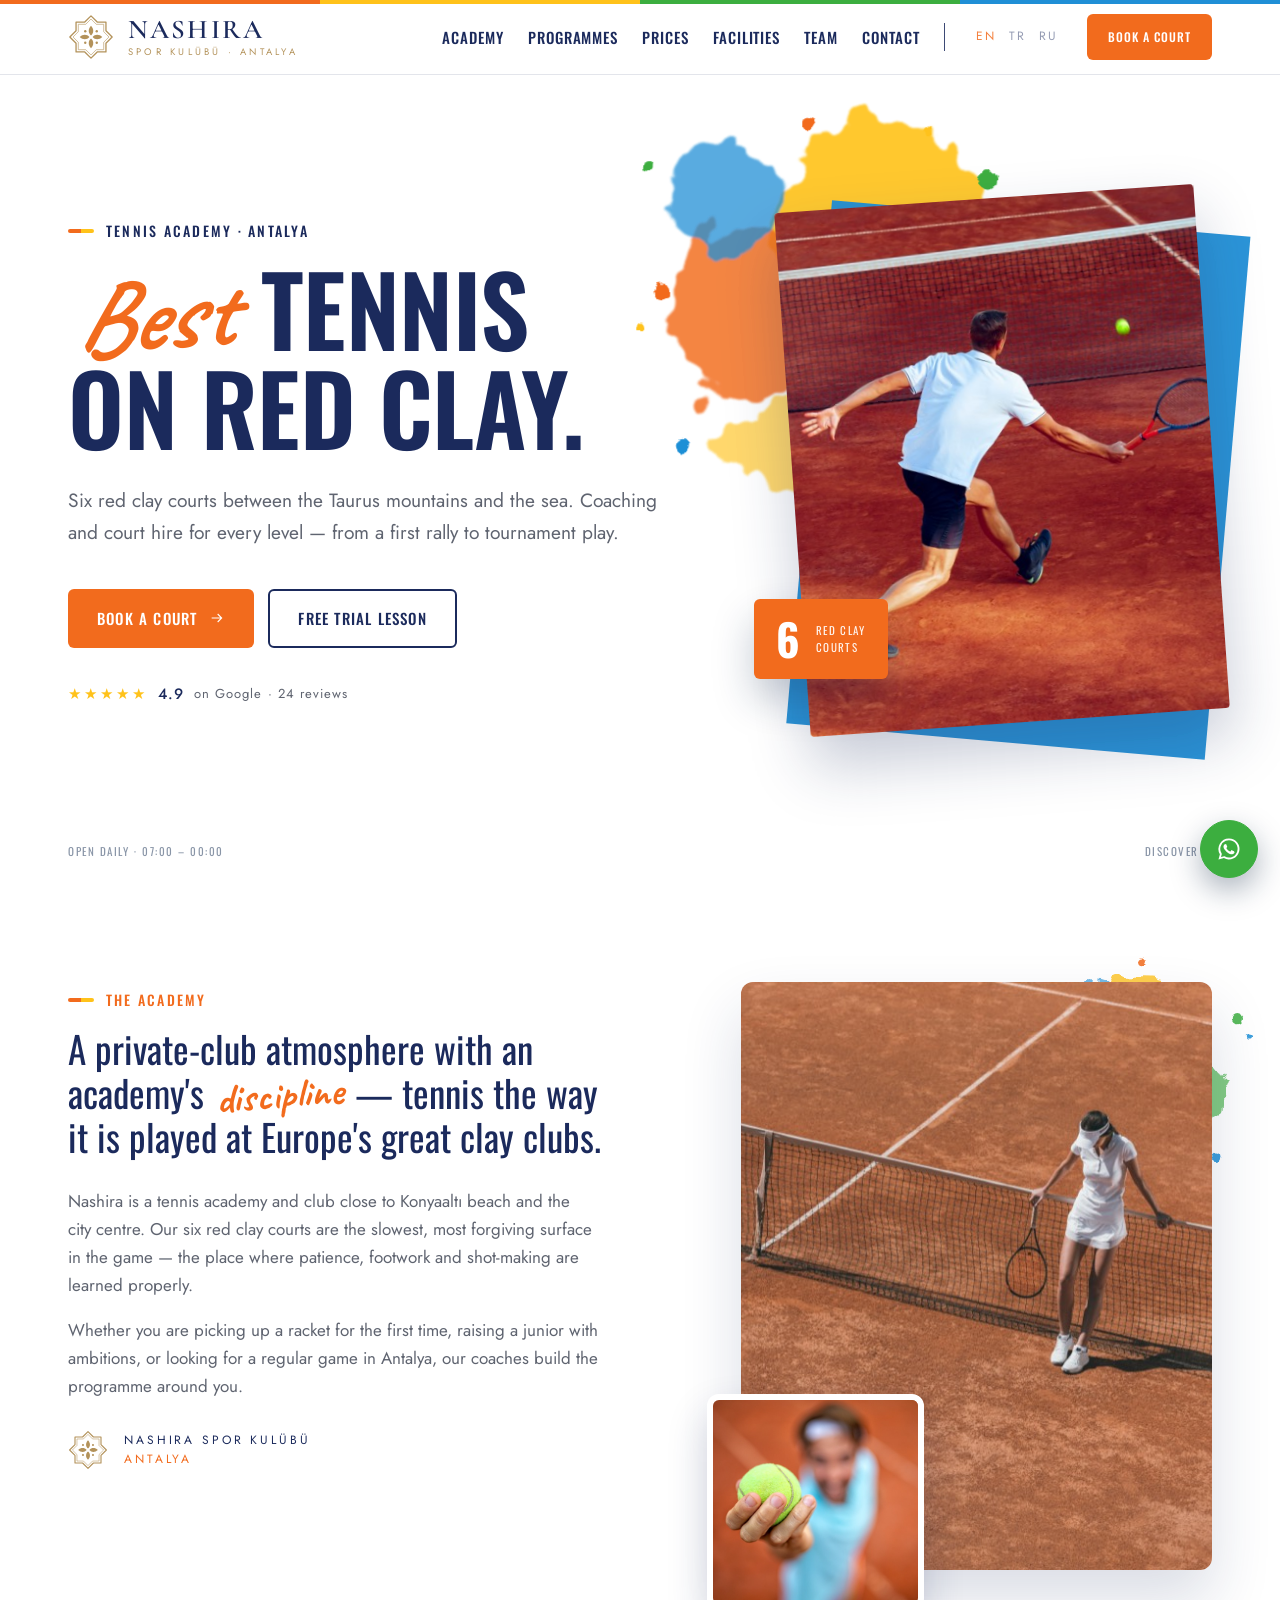
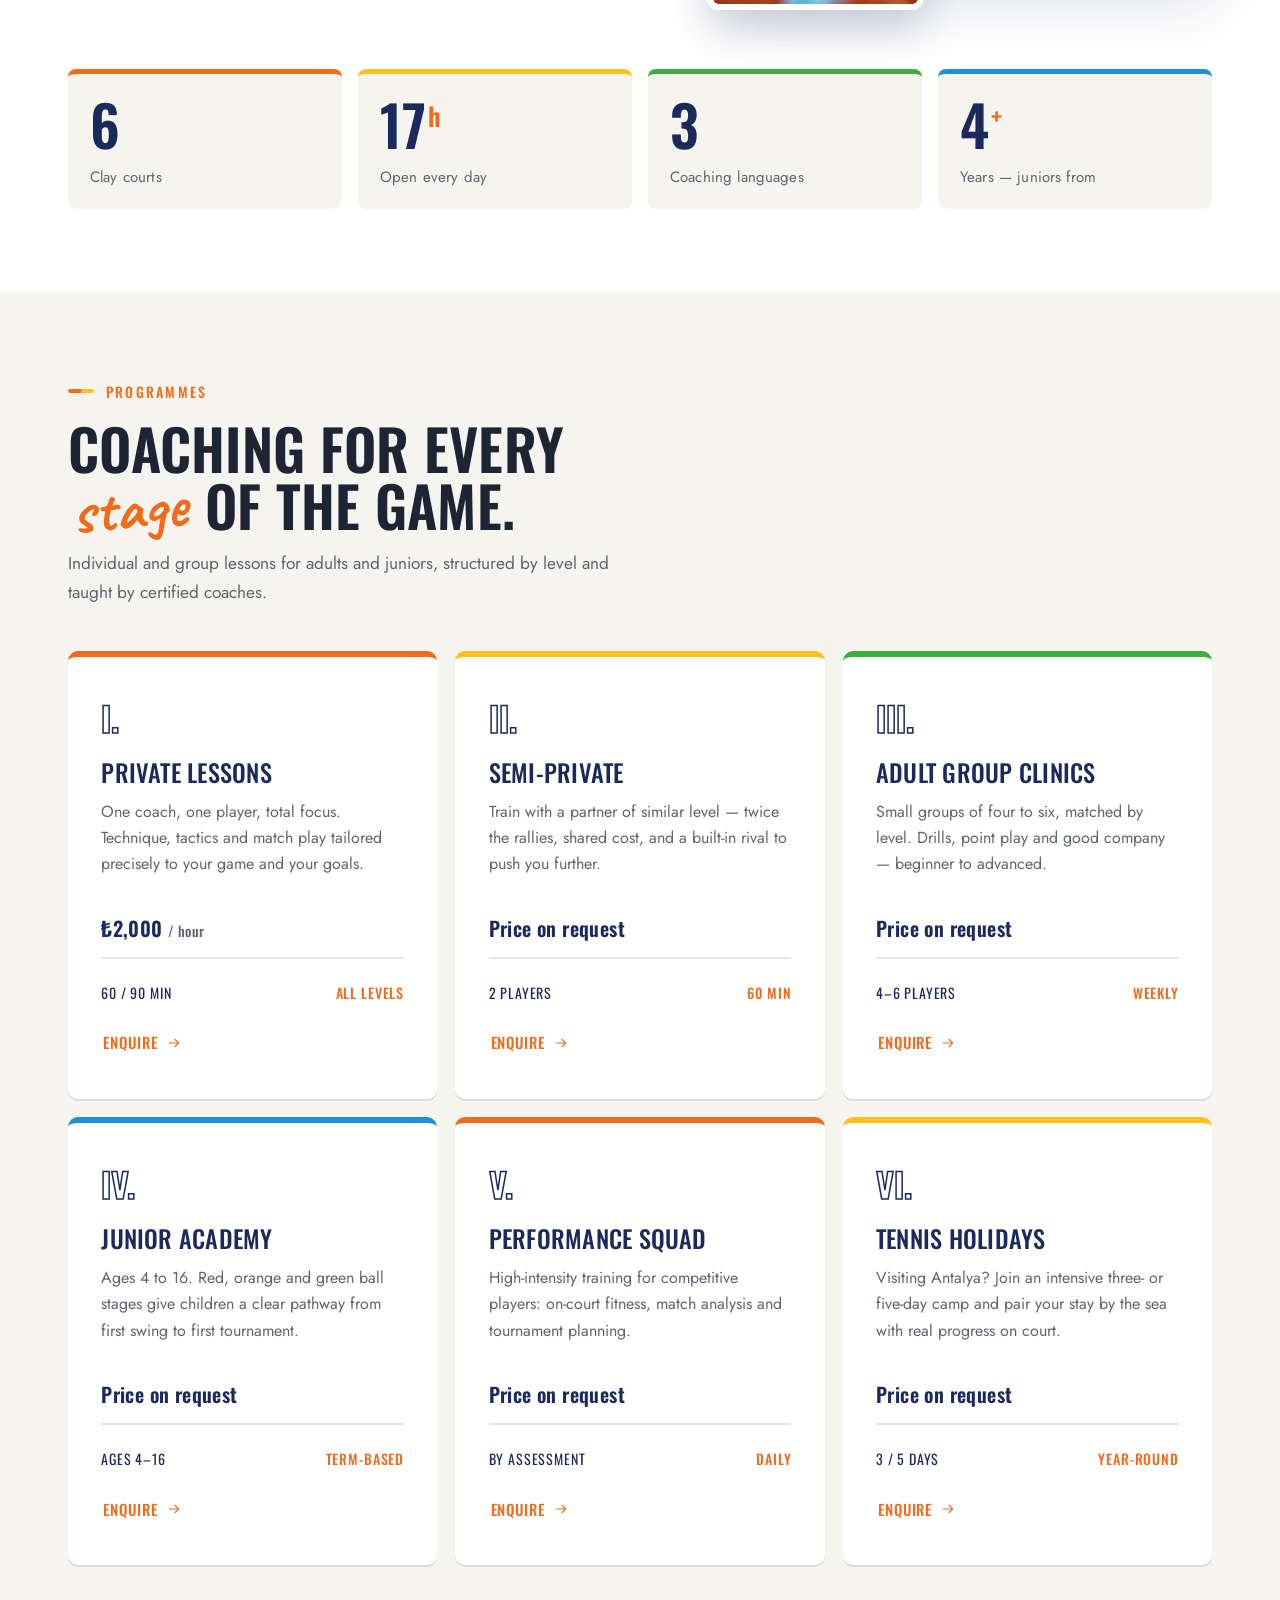
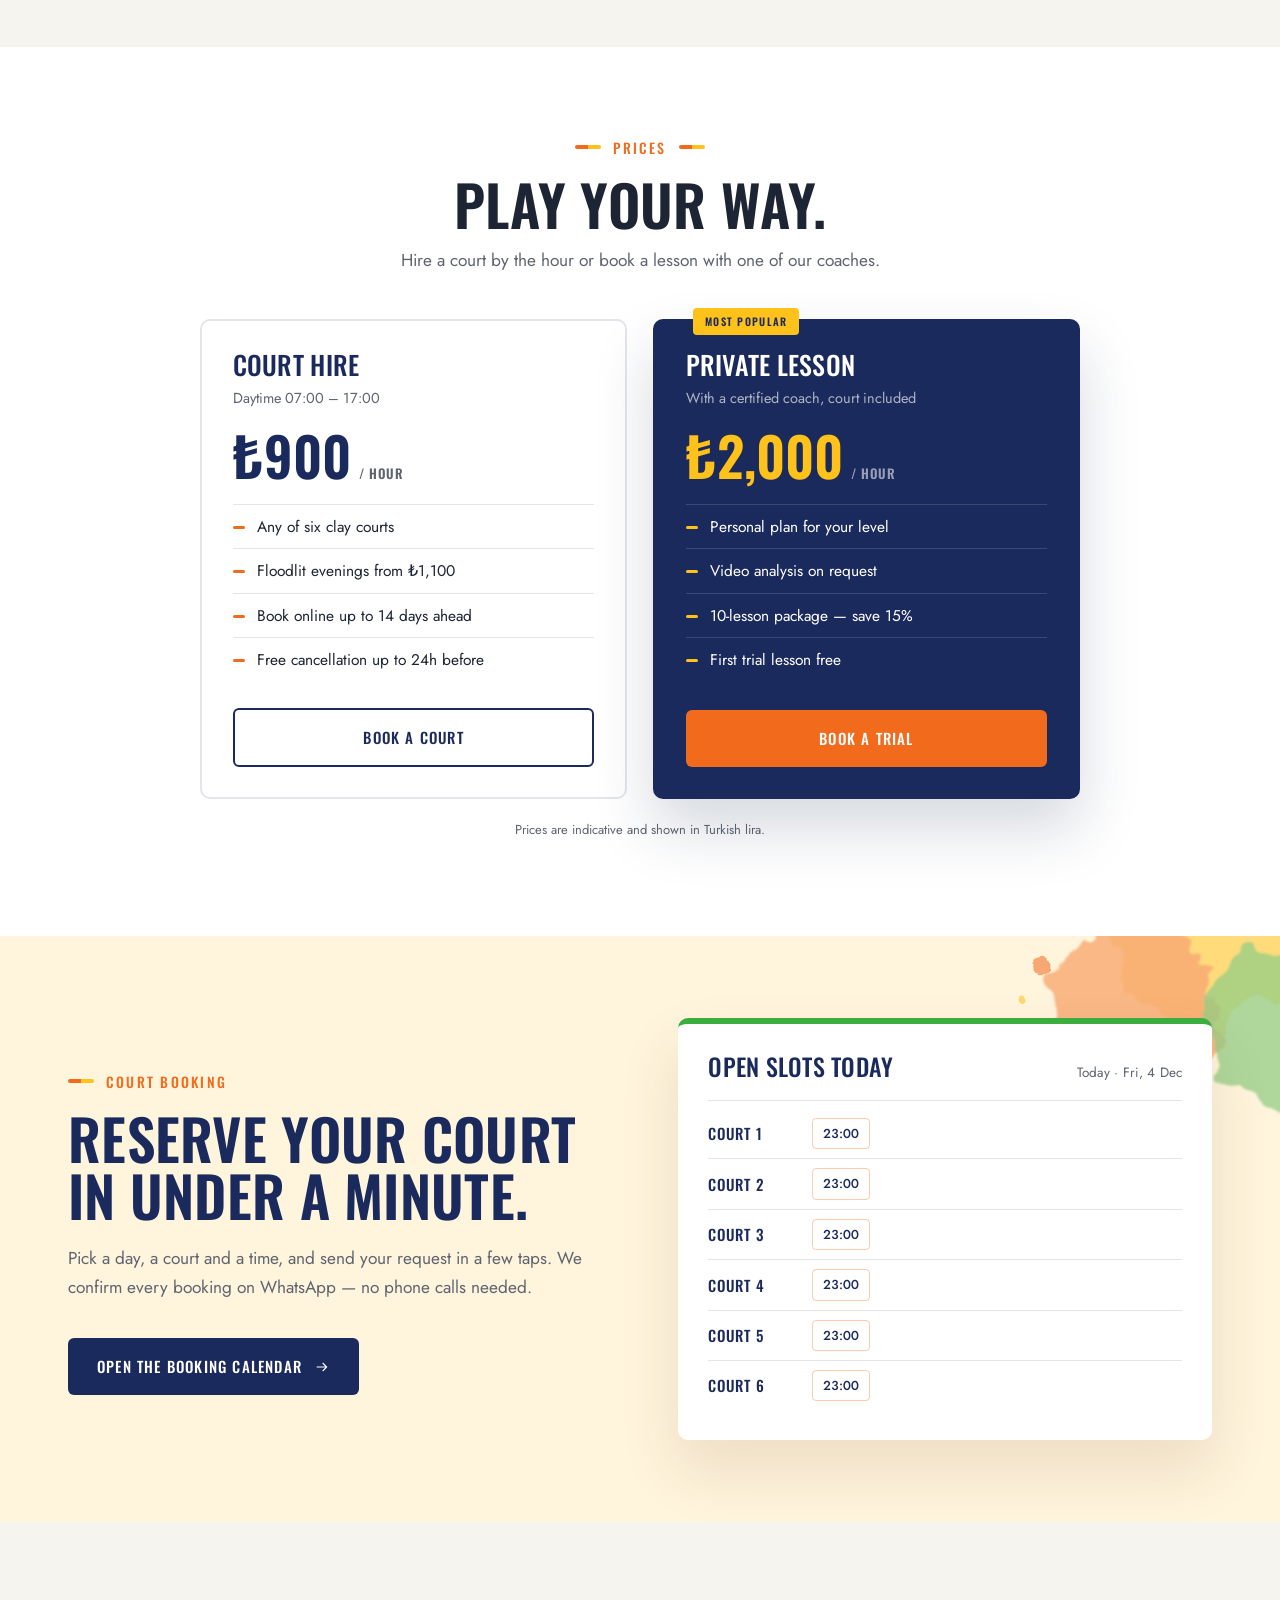
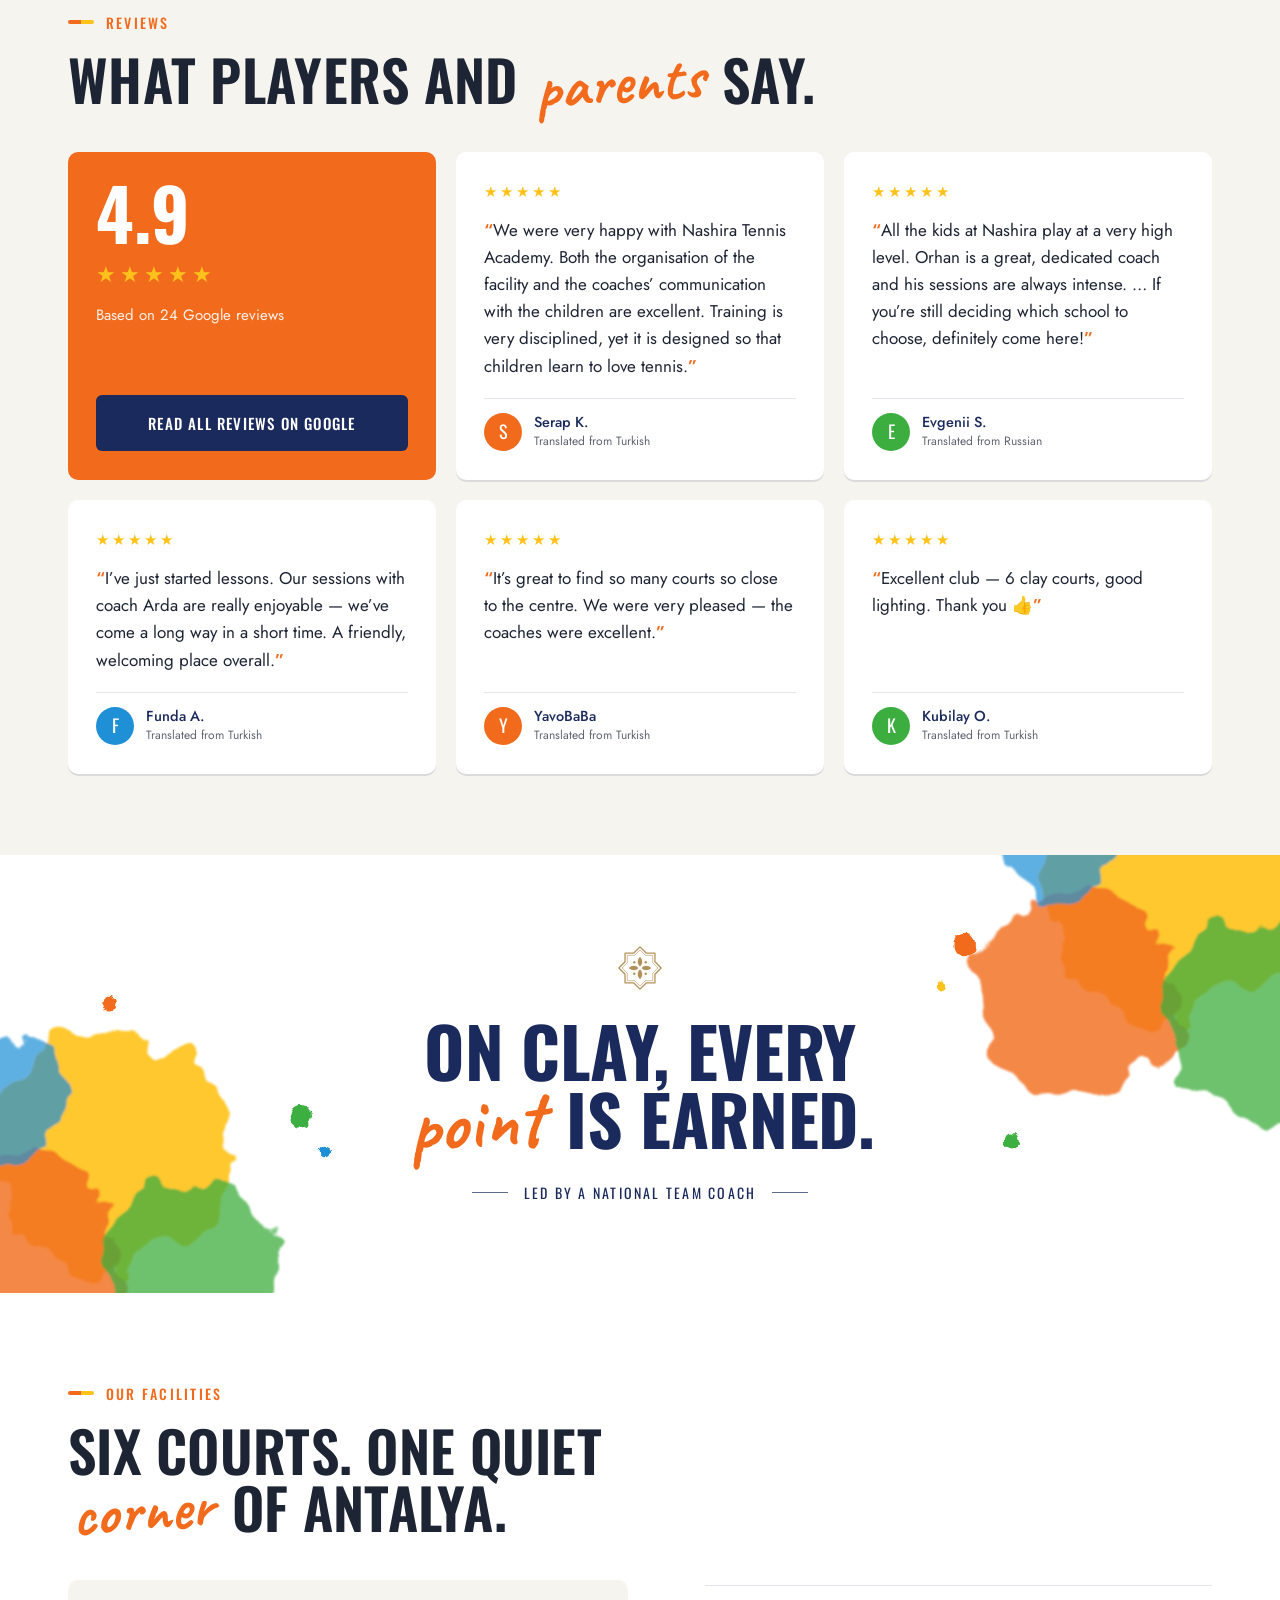
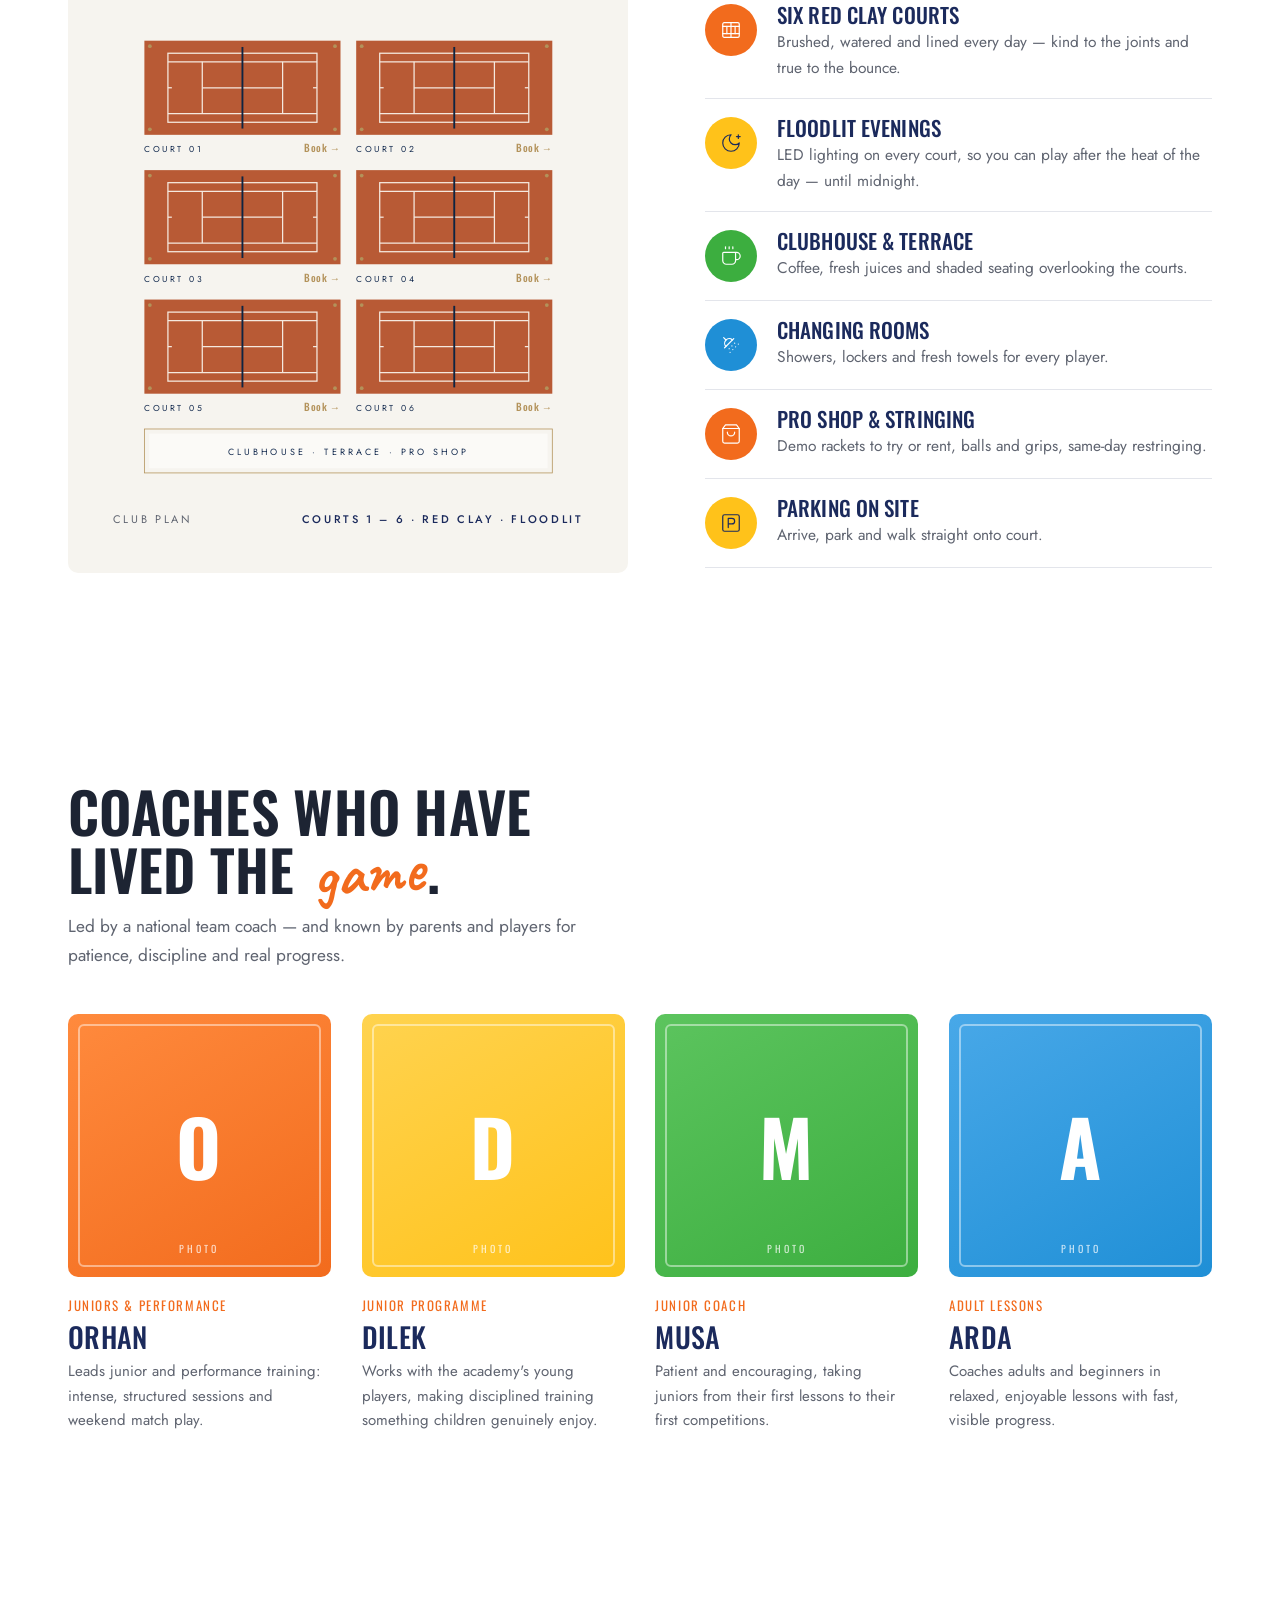
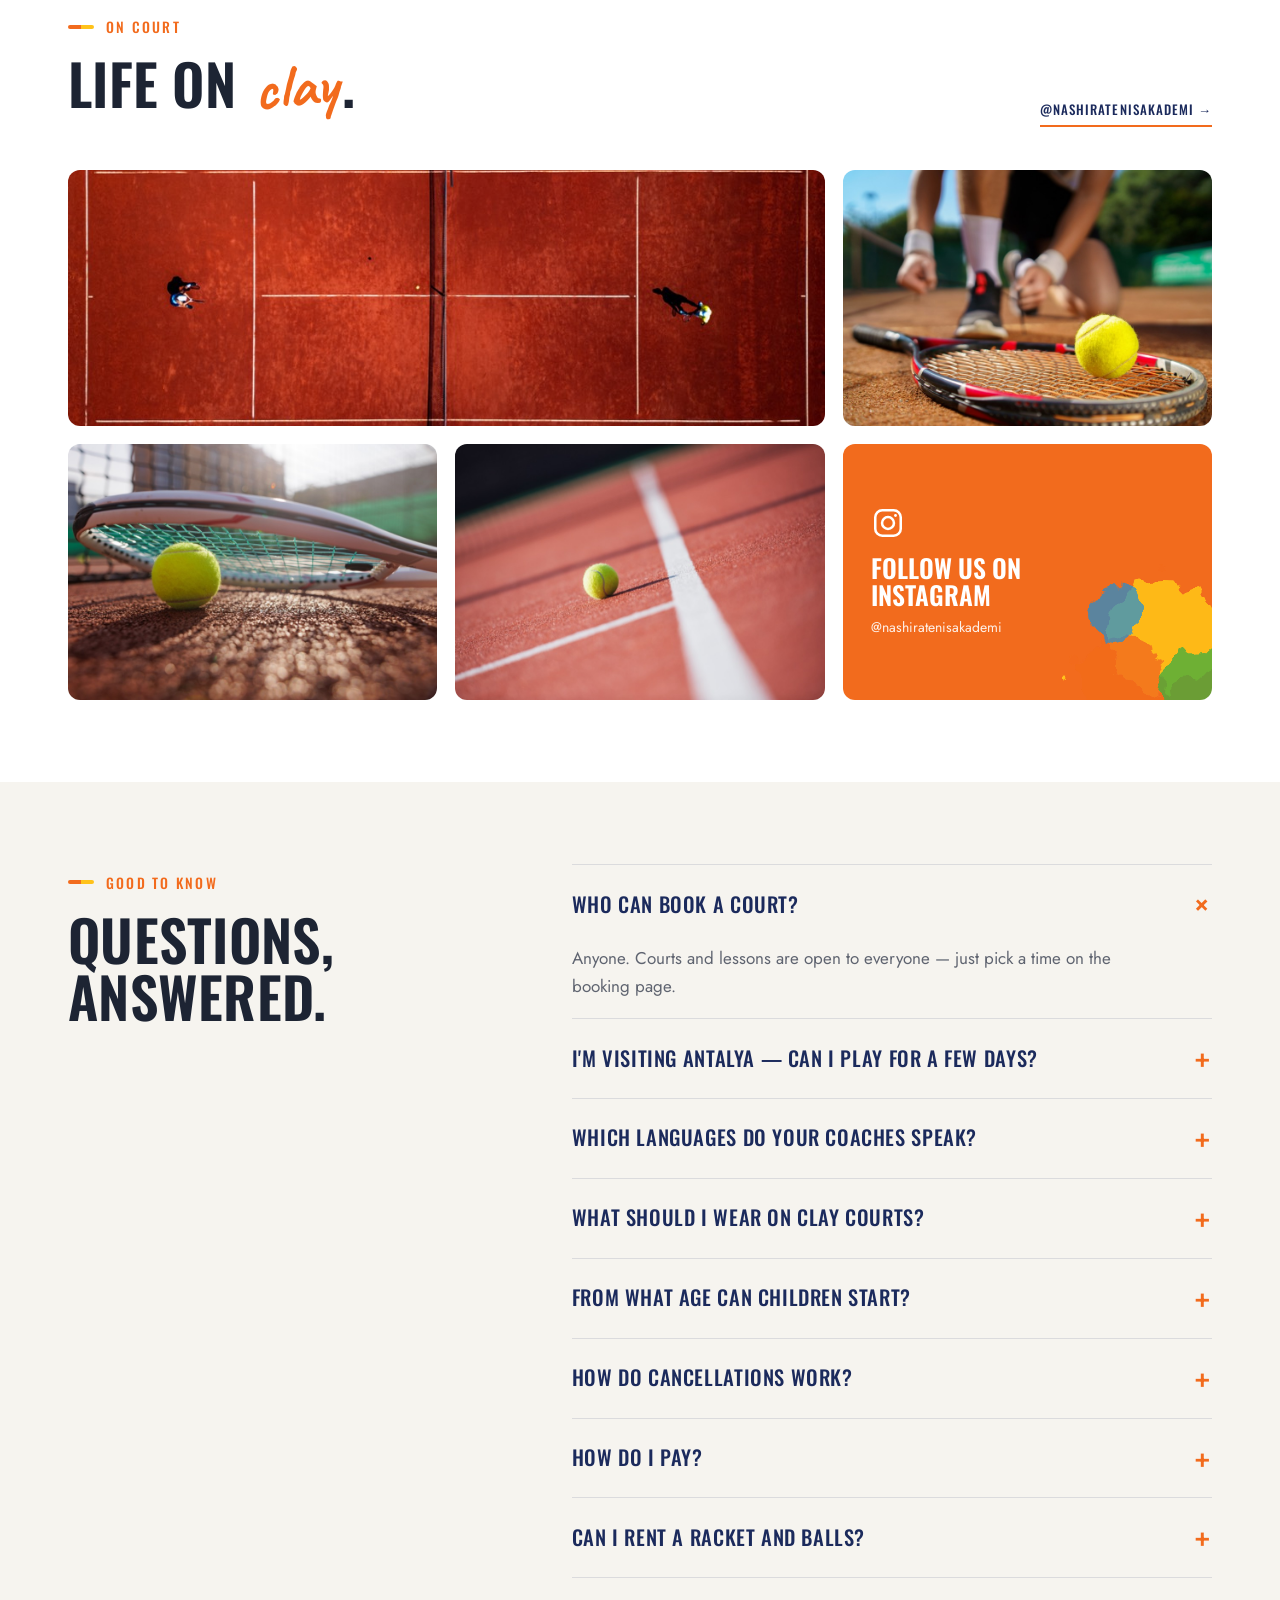
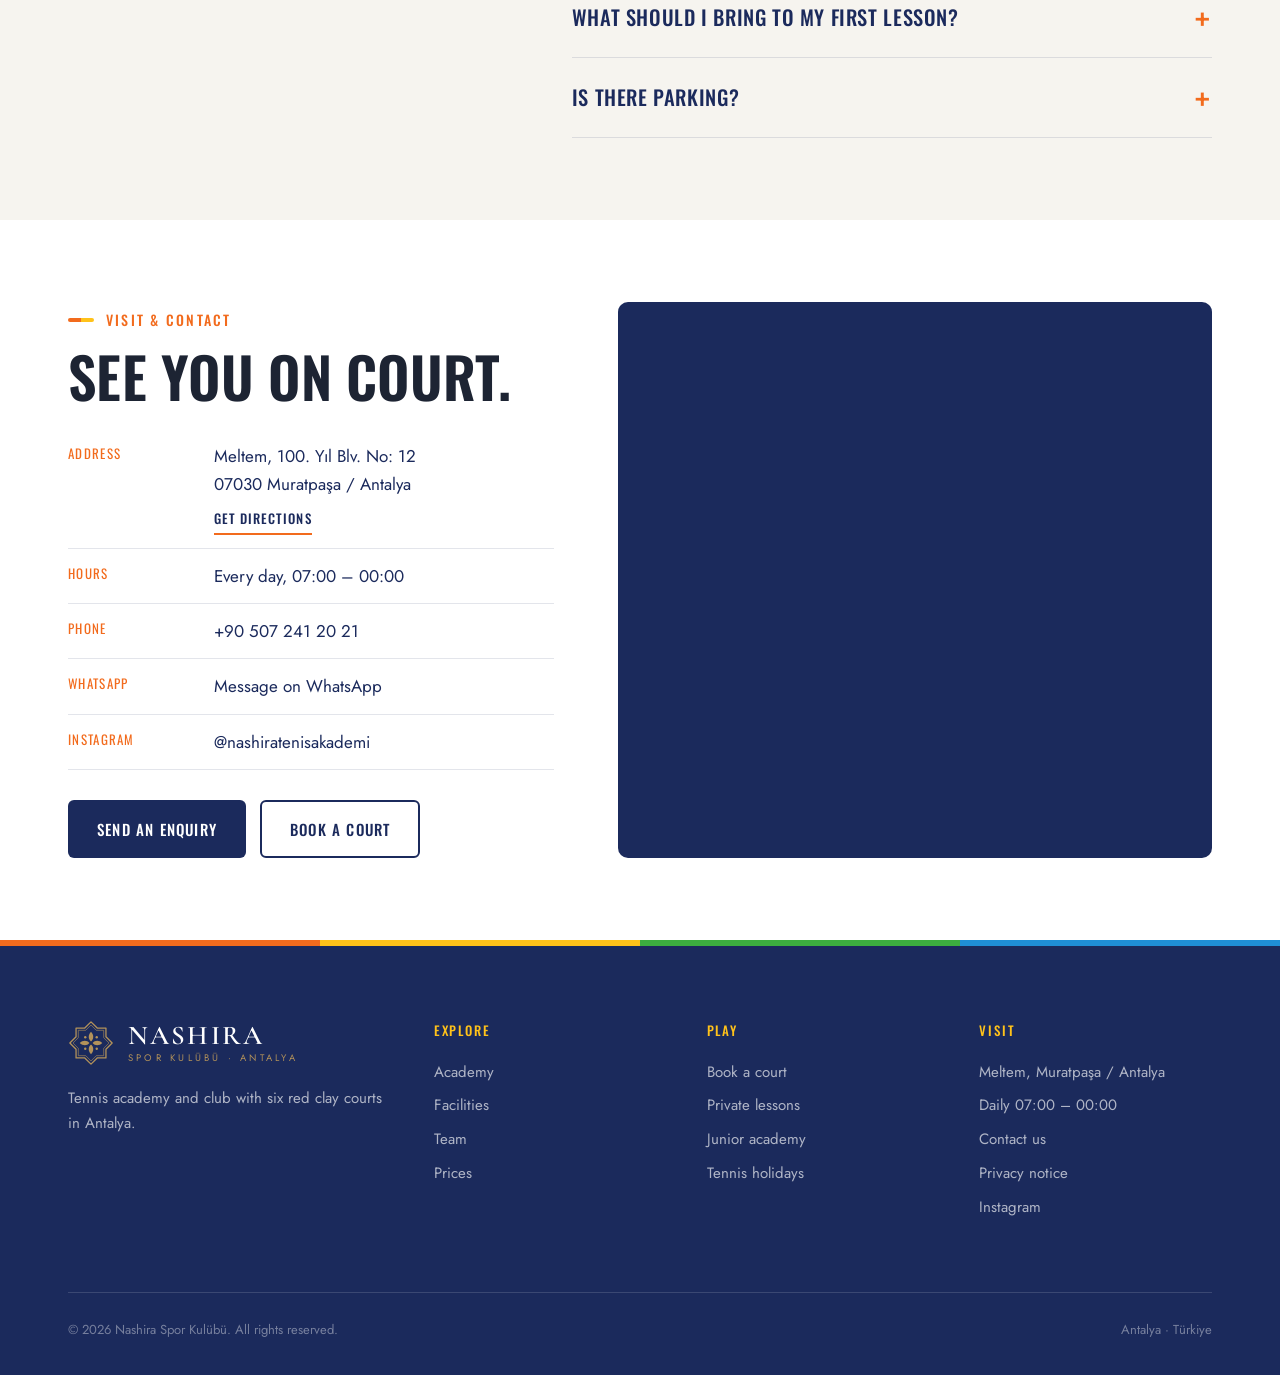
<file: index.html>
<!doctype html>
<html lang="en">
<head>
  <meta charset="utf-8">
  <meta name="viewport" content="width=device-width, initial-scale=1">
  <script>document.documentElement.classList.add("js")</script>
  <title data-i18n="meta.home">Nashira Spor Kulübü — Tennis Academy in Antalya</title>
  <meta name="description" data-i18n-content="meta.homeDesc" content="Nashira Tennis Academy: six red clay courts in Antalya, near Konyaaltı beach. Private and group lessons, junior academy, holiday camps and online court booking.">
  <!-- Link previews (WhatsApp, Instagram, Facebook, Telegram). These must be full addresses.
       When the site moves to its own domain, replace https://olegogurev-glitch.github.io/nashira-website with it. -->
  <meta property="og:type" content="website">
  <meta property="og:site_name" content="Nashira Spor Kulübü">
  <meta property="og:title" content="Nashira Spor Kulübü — Tennis Academy in Antalya">
  <meta property="og:description" content="Six red clay courts, private and group lessons, junior academy and online court booking. Rated 4.9 on Google.">
  <meta property="og:url" content="https://olegogurev-glitch.github.io/nashira-website/">
  <meta property="og:image" content="https://olegogurev-glitch.github.io/nashira-website/assets/img/og-image.png">
  <meta property="og:image:width" content="1200">
  <meta property="og:image:height" content="630">
  <meta property="og:locale" content="en_GB">
  <meta property="og:locale:alternate" content="tr_TR">
  <meta property="og:locale:alternate" content="ru_RU">
  <meta name="twitter:card" content="summary_large_image">
  <meta name="theme-color" content="#ffffff">
  <link rel="alternate" hreflang="tr" href="https://olegogurev-glitch.github.io/nashira-website/?lang=tr">
  <link rel="alternate" hreflang="en" href="https://olegogurev-glitch.github.io/nashira-website/?lang=en">
  <link rel="alternate" hreflang="ru" href="https://olegogurev-glitch.github.io/nashira-website/?lang=ru">
  <link rel="alternate" hreflang="x-default" href="https://olegogurev-glitch.github.io/nashira-website/">
  <!-- Business details for Google Search / Maps (schema.org). Update url/image when the site gets its own domain. -->
  <script type="application/ld+json">
{
  "@context": "https://schema.org",
  "@type": "TennisComplex",
  "name": "Nashira Spor Kulübü",
  "alternateName": "Nashira Tenis Akademisi",
  "description": "Tennis academy and club with six red clay courts in Antalya: court hire, private and group lessons, junior academy and tennis holidays.",
  "url": "https://olegogurev-glitch.github.io/nashira-website/",
  "image": "https://olegogurev-glitch.github.io/nashira-website/assets/img/og-image.png",
  "telephone": "+90 507 241 20 21",
  "address": {
    "@type": "PostalAddress",
    "streetAddress": "Meltem, 100. Yıl Blv. No: 12",
    "postalCode": "07030",
    "addressLocality": "Muratpaşa",
    "addressRegion": "Antalya",
    "addressCountry": "TR"
  },
  "geo": {
    "@type": "GeoCoordinates",
    "latitude": 36.8875694,
    "longitude": 30.6707861
  },
  "hasMap": "https://maps.app.goo.gl/fGAP67XN2ySis7fN7",
  "openingHoursSpecification": [
    {
      "@type": "OpeningHoursSpecification",
      "dayOfWeek": [
        "Monday",
        "Tuesday",
        "Wednesday",
        "Thursday",
        "Friday",
        "Saturday",
        "Sunday"
      ],
      "opens": "07:00",
      "closes": "23:59"
    }
  ],
  "priceRange": "₺900–₺2,000",
  "currenciesAccepted": "TRY",
  "sameAs": [
    "https://www.instagram.com/nashiratenisakademi/"
  ]
}
  </script>
  <link rel="preconnect" href="https://fonts.googleapis.com">
  <link rel="preconnect" href="https://fonts.gstatic.com" crossorigin>
  <link href="https://fonts.googleapis.com/css2?family=Caveat:wght@700&family=Jost:wght@400;500&family=Oswald:wght@400..700&display=swap" rel="stylesheet">
  <!-- the serif is only used for the NASHIRA wordmark, so only those letters are downloaded -->
  <link href="https://fonts.googleapis.com/css2?family=Cormorant+Garamond:wght@600&text=NASHIRA&display=swap" rel="stylesheet">
  <link rel="stylesheet" href="assets/css/style.css">
  <link rel="stylesheet" href="assets/css/sport.css">
  <link rel="icon" href="data:image/svg+xml,%3Csvg xmlns='http://www.w3.org/2000/svg' viewBox='0 0 100 100'%3E%3Crect width='100' height='100' fill='%230e2442'/%3E%3Cpolygon fill='none' stroke='%23b3925a' stroke-width='6' points='50.0,11.0 61.4,22.4 77.6,22.4 77.6,38.6 89.0,50.0 77.6,61.4 77.6,77.6 61.4,77.6 50.0,89.0 38.6,77.6 22.4,77.6 22.4,61.4 11.0,50.0 22.4,38.6 22.4,22.4 38.6,22.4'/%3E%3C/svg%3E">
</head>
<body>

<!-- Shared emblem (recreated from the club logo) -->
<svg width="0" height="0" style="position:absolute" aria-hidden="true">
  <symbol id="emblem" viewBox="0 0 100 100">
    <polygon fill="none" stroke="#b3925a" stroke-width="2.8" stroke-linejoin="round" points="50.0,4.0 63.5,17.5 82.5,17.5 82.5,36.5 96.0,50.0 82.5,63.5 82.5,82.5 63.5,82.5 50.0,96.0 36.5,82.5 17.5,82.5 17.5,63.5 4.0,50.0 17.5,36.5 17.5,17.5 36.5,17.5"/>
    <polygon fill="none" stroke="#b3925a" stroke-width="1.3" stroke-linejoin="round" points="50.0,11.0 61.4,22.4 77.6,22.4 77.6,38.6 89.0,50.0 77.6,61.4 77.6,77.6 61.4,77.6 50.0,89.0 38.6,77.6 22.4,77.6 22.4,61.4 11.0,50.0 22.4,38.6 22.4,22.4 38.6,22.4"/>
    <g fill="#b3925a">
      <path id="petal" d="M50 46.5 C43.5 41.5 43.5 32 50 25.5 C56.5 32 56.5 41.5 50 46.5Z"/>
      <use href="#petal" transform="rotate(90 50 50)"/>
      <use href="#petal" transform="rotate(180 50 50)"/>
      <use href="#petal" transform="rotate(270 50 50)"/>
      <circle cx="37.5" cy="37.5" r="2.6"/><circle cx="62.5" cy="37.5" r="2.6"/>
      <circle cx="37.5" cy="62.5" r="2.6"/><circle cx="62.5" cy="62.5" r="2.6"/>
    </g>
  </symbol>
  <symbol id="arrow" viewBox="0 0 24 24"><path d="M4 12h15M13 6l6 6-6 6" fill="none" stroke="currentColor" stroke-width="1.6"/></symbol>
</svg>

<!-- ================= HEADER ================= -->
<header class="site-header" id="header">
  <div class="wrap header-inner">
    <a href="#top" class="brand" aria-label="Nashira Spor Kulübü — home">
      <svg class="brand-mark"><use href="#emblem"/></svg>
      <span class="brand-text">
        <span class="brand-name">NASHIRA</span>
        <span class="brand-sub">Spor Kulübü · Antalya</span>
      </span>
    </a>
    <nav class="nav" id="nav" aria-label="Main">
      <a href="#academy" data-i18n="nav.academy">Academy</a>
      <a href="#programs" data-i18n="nav.programs">Programmes</a>
      <a href="#pricing" data-i18n="nav.prices">Prices</a>
      <a href="#facilities" data-i18n="nav.facilities">Facilities</a>
      <a href="#team" data-i18n="nav.team">Team</a>
      <a href="#contact" data-i18n="nav.contact">Contact</a>
      <div class="lang" role="group" aria-label="Language">
        <button type="button" data-setlang="en" lang="en" aria-label="English">EN</button>
        <button type="button" data-setlang="tr" lang="tr" aria-label="Türkçe">TR</button>
        <button type="button" data-setlang="ru" lang="ru" aria-label="Русский">RU</button>
      </div>
      <a href="booking.html" class="btn btn-gold" data-i18n="nav.book">Book a court</a>
    </nav>
    <button class="burger" id="burger" aria-label="Open menu" aria-expanded="false" aria-controls="nav">
      <span></span><span></span><span></span>
    </button>
  </div>
</header>

<main id="top">

  <!-- ================= HERO ================= -->
  <section class="hero">
    <div class="hero-pattern" aria-hidden="true"></div>
    <div class="wrap hero-grid">
      <div class="hero-text">
        <div class="eyebrow" data-i18n="hero.eyebrow">Tennis Academy · Antalya</div>
        <h1 data-i18n="hero.title"><em>Best</em> tennis on red clay.</h1>
        <p class="lead" data-i18n="hero.lead">Six red clay courts between the Taurus mountains and the sea. Coaching and court hire for every level — from a first rally to tournament play.</p>
        <div class="hero-actions">
          <a href="booking.html" class="btn btn-gold"><span data-i18n="cta.book">Book a court</span> <svg><use href="#arrow"/></svg></a>
          <a href="booking.html?type=trial" class="btn btn-ghost" data-i18n="hero.trial">Free trial lesson</a>
        </div>
        <a class="hero-rating" href="#reviews"><span class="stars" aria-hidden="true">★★★★★</span><b>4.9</b><span data-i18n="rating.google">on Google · 24 reviews</span></a>
      </div>

      <div class="hero-art" aria-hidden="true">
        <svg class="splash" viewBox="0 0 600 640" aria-hidden="true">
          <defs>
            <filter id="paint" x="-25%" y="-25%" width="150%" height="150%">
              <feTurbulence type="fractalNoise" baseFrequency="0.016" numOctaves="3" seed="4" result="n"/>
              <feDisplacementMap in="SourceGraphic" in2="n" scale="80" xChannelSelector="R" yChannelSelector="G"/>
              <feGaussianBlur stdDeviation="1.4"/>
            </filter>
            <filter id="drops" x="-50%" y="-50%" width="200%" height="200%">
              <feTurbulence type="fractalNoise" baseFrequency="0.09" numOctaves="2" seed="11" result="n"/>
              <feDisplacementMap in="SourceGraphic" in2="n" scale="9" xChannelSelector="R" yChannelSelector="G"/>
            </filter>
          </defs>
          <g filter="url(#paint)" class="blobs">
            <circle cx="400" cy="200" r="150" fill="#ffc21a" opacity=".9"/>
            <circle cx="230" cy="330" r="130" fill="#f26b1d" opacity=".82"/>
            <circle cx="430" cy="420" r="115" fill="#3cae3f" opacity=".78"/>
            <circle cx="180" cy="170" r="85" fill="#1f8fd6" opacity=".75"/>
            <ellipse cx="320" cy="520" rx="150" ry="62" fill="#ffc21a" opacity=".65"/>
            <circle cx="520" cy="300" r="55" fill="#f26b1d" opacity=".6"/>
          </g>
          <g filter="url(#drops)">
            <circle cx="90" cy="300" r="12" fill="#f26b1d"/><circle cx="60" cy="350" r="6" fill="#ffc21a"/>
            <circle cx="555" cy="140" r="14" fill="#3cae3f"/><circle cx="585" cy="190" r="7" fill="#1f8fd6"/>
            <circle cx="120" cy="520" r="10" fill="#1f8fd6"/><circle cx="540" cy="540" r="16" fill="#f26b1d"/>
            <circle cx="300" cy="60" r="9" fill="#f26b1d"/><circle cx="470" cy="70" r="6" fill="#ffc21a"/>
            <circle cx="70" cy="120" r="7" fill="#3cae3f"/><circle cx="575" cy="420" r="5" fill="#ffc21a"/>
          </g>
        </svg>
        <div class="frame"></div>
        <div class="court-wrap photo">
          <img src="assets/img/photos/hero-forehand-900.jpg" srcset="assets/img/photos/hero-forehand-900.jpg 900w, assets/img/photos/hero-forehand.jpg 1800w" sizes="(max-width: 960px) 80vw, 420px" alt="Tennis player hitting a forehand on a red clay court" decoding="async" fetchpriority="high">
        </div>
        <div class="hero-badge">
          <strong>6</strong>
          <span data-i18n="hero.badge">Red clay<br>courts</span>
        </div>
      </div>
    </div>

    <div class="hero-foot">
      <div class="wrap">
        <small data-i18n="hero.open">Open daily · 07:00 – 00:00</small>
        <a href="#academy" class="scroll-cue"><small data-i18n="hero.discover">Discover</small><i></i></a>
      </div>
    </div>
  </section>

  <!-- ================= ABOUT ================= -->
  <section class="section" id="academy">
    <div class="wrap">
      <div class="about-grid">
        <div>
          <div class="eyebrow reveal" data-i18n="about.eyebrow">The Academy</div>
          <p class="about-quote reveal d1" data-i18n="about.quote">A private-club atmosphere with an academy's <em>discipline</em> — tennis the way it is played at Europe's great clay clubs.</p>
        </div>
        <div class="about-body reveal d2">
          <p data-i18n="about.p1">Nashira is a tennis academy and club close to Konyaaltı beach and the city centre. Our six red clay courts are the slowest, most forgiving surface in the game — the place where patience, footwork and shot-making are learned properly.</p>
          <p data-i18n="about.p2">Whether you are picking up a racket for the first time, raising a junior with ambitions, or looking for a regular game in Antalya, our coaches build the programme around you.</p>
          <div class="signature">
            <svg><use href="#emblem"/></svg>
            <div>Nashira Spor Kulübü<span>Antalya</span></div>
          </div>
        </div>
        <figure class="about-photos reveal d1" aria-hidden="true">
          <img class="ph-main" src="assets/img/photos/about-net-900.jpg" srcset="assets/img/photos/about-net-900.jpg 900w, assets/img/photos/about-net.jpg 1800w" sizes="(max-width: 960px) 92vw, 560px" alt="Player resting at the net on a clay court" loading="lazy" decoding="async">
          <img class="ph-inset" src="assets/img/photos/about-ball-900.jpg" srcset="assets/img/photos/about-ball-900.jpg 900w, assets/img/photos/about-ball.jpg 1800w" sizes="(max-width: 960px) 45vw, 260px" alt="Coach holding out a tennis ball" loading="lazy" decoding="async">
        </figure>
      </div>

      <div class="stats">
        <div class="stat reveal"><strong><span data-count="6">6</span></strong><span data-i18n="stat.courts">Clay courts</span></div>
        <div class="stat reveal d1"><strong><span data-count="17">17</span><sup data-i18n="stat.h">h</sup></strong><span data-i18n="stat.hours">Open every day</span></div>
        <div class="stat reveal d2"><strong><span data-count="3">3</span></strong><span data-i18n="stat.langs">Coaching languages</span></div>
        <div class="stat reveal d3"><strong><span data-count="4">4</span><sup>+</sup></strong><span data-i18n="stat.age">Years — juniors from</span></div>
      </div>
    </div>
  </section>

  <!-- ================= PROGRAMMES ================= -->
  <section class="section programs" id="programs">
    <div class="wrap">
      <div class="section-head">
        <div class="eyebrow reveal" data-i18n="programs.eyebrow">Programmes</div>
        <h2 class="reveal d1" data-i18n="programs.title">Coaching for every <em class="serif-i">stage</em> of the game.</h2>
        <p class="lead reveal d2" data-i18n="programs.lead">Individual and group lessons for adults and juniors, structured by level and taught by certified coaches.</p>
      </div>

      <div class="program-grid">
        <article class="program reveal">
          <div class="program-num">I.</div>
          <h3 data-i18n="p1.title">Private Lessons</h3>
          <p data-i18n="p1.text">One coach, one player, total focus. Technique, tactics and match play tailored precisely to your game and your goals.</p>
          <div class="program-price" data-i18n="p1.price">₺2,000 <small>/ hour</small></div>
          <div class="program-meta"><span data-i18n="p1.m1">60 / 90 min</span><b data-i18n="p1.m2">All levels</b></div>
          <a href="#contact" class="program-cta" data-enquire="private"><span data-i18n="prog.cta">Enquire</span> <svg aria-hidden="true"><use href="#arrow"/></svg></a>
        </article>
        <article class="program reveal d1">
          <div class="program-num">II.</div>
          <h3 data-i18n="p2.title">Semi-Private</h3>
          <p data-i18n="p2.text">Train with a partner of similar level — twice the rallies, shared cost, and a built-in rival to push you further.</p>
          <div class="program-price" data-i18n="p2.price">Price on request</div>
          <div class="program-meta"><span data-i18n="p2.m1">2 players</span><b data-i18n="p2.m2">60 min</b></div>
          <a href="#contact" class="program-cta" data-enquire="semi"><span data-i18n="prog.cta">Enquire</span> <svg aria-hidden="true"><use href="#arrow"/></svg></a>
        </article>
        <article class="program reveal d2">
          <div class="program-num">III.</div>
          <h3 data-i18n="p3.title">Adult Group Clinics</h3>
          <p data-i18n="p3.text">Small groups of four to six, matched by level. Drills, point play and good company — beginner to advanced.</p>
          <div class="program-price" data-i18n="p3.price">Price on request</div>
          <div class="program-meta"><span data-i18n="p3.m1">4–6 players</span><b data-i18n="p3.m2">Weekly</b></div>
          <a href="#contact" class="program-cta" data-enquire="group"><span data-i18n="prog.cta">Enquire</span> <svg aria-hidden="true"><use href="#arrow"/></svg></a>
        </article>
        <article class="program reveal">
          <div class="program-num">IV.</div>
          <h3 data-i18n="p4.title">Junior Academy</h3>
          <p data-i18n="p4.text">Ages 4 to 16. Red, orange and green ball stages give children a clear pathway from first swing to first tournament.</p>
          <div class="program-price" data-i18n="p4.price">Price on request</div>
          <div class="program-meta"><span data-i18n="p4.m1">Ages 4–16</span><b data-i18n="p4.m2">Term-based</b></div>
          <a href="#contact" class="program-cta" data-enquire="junior"><span data-i18n="prog.cta">Enquire</span> <svg aria-hidden="true"><use href="#arrow"/></svg></a>
        </article>
        <article class="program reveal d1">
          <div class="program-num">V.</div>
          <h3 data-i18n="p5.title">Performance Squad</h3>
          <p data-i18n="p5.text">High-intensity training for competitive players: on-court fitness, match analysis and tournament planning.</p>
          <div class="program-price" data-i18n="p5.price">Price on request</div>
          <div class="program-meta"><span data-i18n="p5.m1">By assessment</span><b data-i18n="p5.m2">Daily</b></div>
          <a href="#contact" class="program-cta" data-enquire="performance"><span data-i18n="prog.cta">Enquire</span> <svg aria-hidden="true"><use href="#arrow"/></svg></a>
        </article>
        <article class="program reveal d2">
          <div class="program-num">VI.</div>
          <h3 data-i18n="p6.title">Tennis Holidays</h3>
          <p data-i18n="p6.text">Visiting Antalya? Join an intensive three- or five-day camp and pair your stay by the sea with real progress on court.</p>
          <div class="program-price" data-i18n="p6.price">Price on request</div>
          <div class="program-meta"><span data-i18n="p6.m1">3 / 5 days</span><b data-i18n="p6.m2">Year-round</b></div>
          <a href="#contact" class="program-cta" data-enquire="holiday"><span data-i18n="prog.cta">Enquire</span> <svg aria-hidden="true"><use href="#arrow"/></svg></a>
        </article>
      </div>
    </div>
  </section>

  <!-- ================= PRICING ================= -->
  <section class="section pricing" id="pricing">
    <div class="wrap">
      <div class="section-head center">
        <div class="eyebrow both reveal" data-i18n="pricing.eyebrow">Prices</div>
        <h2 class="reveal d1" data-i18n="pricing.title">Play your way.</h2>
        <p class="lead reveal d2" data-i18n="pricing.lead">Hire a court by the hour or book a lesson with one of our coaches.</p>
      </div>

      <div class="price-grid">
        <div class="price reveal">
          <h3 data-i18n="pr1.title">Court Hire</h3>
          <p class="sub" data-i18n="pr1.sub">Daytime 07:00 – 17:00</p>
          <div class="amount"><span data-amount="900">₺900</span> <small data-i18n="per.hour">/ hour</small></div>
          <ul>
            <li data-i18n="pr1.l1">Any of six clay courts</li>
            <li data-i18n="pr1.l2">Floodlit evenings from ₺1,100</li>
            <li data-i18n="pr1.l3">Book online up to 14 days ahead</li>
            <li data-i18n="pr1.l4">Free cancellation up to 24h before</li>
          </ul>
          <a href="booking.html" class="btn btn-ghost btn-block" data-i18n="cta.book">Book a court</a>
        </div>
        <div class="price featured reveal d1">
          <span class="tag" data-i18n="pr2.tag">Most popular</span>
          <h3 data-i18n="pr2.title">Private Lesson</h3>
          <p class="sub" data-i18n="pr2.sub">With a certified coach, court included</p>
          <div class="amount"><span data-amount="2000">₺2,000</span> <small data-i18n="per.hour">/ hour</small></div>
          <ul>
            <li data-i18n="pr2.l1">Personal plan for your level</li>
            <li data-i18n="pr2.l2">Video analysis on request</li>
            <li data-i18n="pr2.l3">10-lesson package — save 15%</li>
            <li data-i18n="pr2.l4">First trial lesson free</li>
          </ul>
          <a href="booking.html?type=trial" class="btn btn-navy btn-block" data-i18n="pr2.cta">Book a trial</a>
        </div>
      </div>
      <p class="price-note" data-i18n="pricing.note">Prices are indicative and shown in Turkish lira.</p>
    </div>
  </section>

  <!-- ================= BOOKING TEASER ================= -->
  <section class="section book-band" id="book">
    <div class="wrap book-band-grid">
      <div>
        <div class="eyebrow reveal" data-i18n="book.eyebrow">Court Booking</div>
        <h2 class="reveal d1" data-i18n="book.title">Reserve your court in under a minute.</h2>
        <p class="lead reveal d2" data-i18n="book.lead">Pick a day, a court and a time, and send your request in a few taps. We confirm every booking on WhatsApp — no phone calls needed.</p>
        <a href="booking.html" class="btn btn-navy reveal d3"><span data-i18n="book.cta">Open the booking calendar</span> <svg><use href="#arrow"/></svg></a>
      </div>
      <div class="today-card reveal d2">
        <header>
          <h3 id="todayTitle"></h3>
          <span id="todayLabel"></span>
        </header>
        <div id="todayRows"></div>
      </div>
    </div>
  </section>

  <!-- ================= REVIEWS ================= -->
  <section class="section reviews" id="reviews">
    <div class="wrap">
      <div class="section-head">
        <div class="eyebrow reveal" data-i18n="rev.eyebrow">Reviews</div>
        <h2 class="reveal d1" data-i18n="rev.title">What players and <em class="serif-i">parents</em> say.</h2>
      </div>
      <div class="review-grid" id="reviewGrid">
        <div class="review-score reveal">
          <div class="score-num">4.9</div>
          <div class="stars" role="img" aria-label="4.9 / 5">★★★★★</div>
          <p data-i18n="rev.based">Based on 24 Google reviews</p>
          <a class="btn btn-gold btn-block" href="https://maps.app.goo.gl/fGAP67XN2ySis7fN7" target="_blank" rel="noopener" data-i18n="rev.all">Read all reviews on Google</a>
        </div>
      </div>
    </div>
  </section>

  <!-- ================= STATEMENT ================= -->
  <section class="statement">
    <div class="wrap">
      <svg class="statement-mark reveal" aria-hidden="true"><use href="#emblem"/></svg>
      <p class="statement-line reveal d1" data-i18n="statement">On clay, every <em>point</em> is earned.</p>
      <p class="statement-sub reveal d2" data-i18n="statement.sub">Led by a national team coach</p>
    </div>
  </section>

  <!-- ================= FACILITIES ================= -->
  <section class="section" id="facilities">
    <div class="wrap">
      <div class="section-head">
        <div class="eyebrow reveal" data-i18n="fac.eyebrow">Our Facilities</div>
        <h2 class="reveal d1" data-i18n="fac.title">Six courts. One quiet <em class="serif-i">corner</em> of Antalya.</h2>
      </div>

      <div class="facilities-grid">
        <figure class="court-map reveal" style="margin:0">
          <svg id="courtMap" viewBox="0 0 600 590" role="img" aria-label="Plan of the six clay courts and clubhouse"></svg>
          <figcaption><span data-i18n="fac.plan">Club plan</span><b data-i18n="fac.planInfo">Courts 1 – 6 · Red clay · Floodlit</b></figcaption>
        </figure>

        <ul class="feature-list">
          <li class="reveal">
            <span class="ico"><svg viewBox="0 0 24 24" fill="none" stroke="currentColor" stroke-width="1.3" stroke-linecap="round" stroke-linejoin="round" aria-hidden="true"><rect x="3" y="4" width="18" height="16" rx="1.5" /> <path d="M12 4v16" /> <path d="M3 8h18" /> <path d="M3 16h18" /> <path d="M7.5 8v8" /> <path d="M16.5 8v8" /></svg></span>
            <div><h4 data-i18n="f1.t">Six red clay courts</h4><p data-i18n="f1.p">Brushed, watered and lined every day — kind to the joints and true to the bounce.</p></div>
          </li>
          <li class="reveal d1">
            <span class="ico"><svg viewBox="0 0 24 24" fill="none" stroke="currentColor" stroke-width="1.3" stroke-linecap="round" stroke-linejoin="round" aria-hidden="true"><path d="M12 3a6 6 0 0 0 9 9 9 9 0 1 1-9-9" /> <path d="M20 3v4" /> <path d="M22 5h-4" /></svg></span>
            <div><h4 data-i18n="f2.t">Floodlit evenings</h4><p data-i18n="f2.p">LED lighting on every court, so you can play after the heat of the day — until midnight.</p></div>
          </li>
          <li class="reveal d2">
            <span class="ico"><svg viewBox="0 0 24 24" fill="none" stroke="currentColor" stroke-width="1.3" stroke-linecap="round" stroke-linejoin="round" aria-hidden="true"><path d="M10 2v2" /> <path d="M14 2v2" /> <path d="M16 8a1 1 0 0 1 1 1v8a4 4 0 0 1-4 4H7a4 4 0 0 1-4-4V9a1 1 0 0 1 1-1h14a4 4 0 1 1 0 8h-1" /> <path d="M6 2v2" /></svg></span>
            <div><h4 data-i18n="f3.t">Clubhouse &amp; terrace</h4><p data-i18n="f3.p">Coffee, fresh juices and shaded seating overlooking the courts.</p></div>
          </li>
          <li class="reveal">
            <span class="ico"><svg viewBox="0 0 24 24" fill="none" stroke="currentColor" stroke-width="1.3" stroke-linecap="round" stroke-linejoin="round" aria-hidden="true"><path d="m4 4 2.5 2.5" /> <path d="M13.5 6.5a4.95 4.95 0 0 0-7 7" /> <path d="M15 5 5 15" /> <path d="M14 17v.01" /> <path d="M10 16v.01" /> <path d="M13 13v.01" /> <path d="M16 10v.01" /> <path d="M11 20v.01" /> <path d="M17 14v.01" /> <path d="M20 11v.01" /></svg></span>
            <div><h4 data-i18n="f4.t">Changing rooms</h4><p data-i18n="f4.p">Showers, lockers and fresh towels for every player.</p></div>
          </li>
          <li class="reveal d1">
            <span class="ico"><svg viewBox="0 0 24 24" fill="none" stroke="currentColor" stroke-width="1.3" stroke-linecap="round" stroke-linejoin="round" aria-hidden="true"><path d="M6 2 3 6v14a2 2 0 0 0 2 2h14a2 2 0 0 0 2-2V6l-3-4Z" /> <path d="M3 6h18" /> <path d="M16 10a4 4 0 0 1-8 0" /></svg></span>
            <div><h4 data-i18n="f5.t">Pro shop &amp; stringing</h4><p data-i18n="f5.p">Demo rackets to try or rent, balls and grips, same-day restringing.</p></div>
          </li>
          <li class="reveal d2">
            <span class="ico"><svg viewBox="0 0 24 24" fill="none" stroke="currentColor" stroke-width="1.3" stroke-linecap="round" stroke-linejoin="round" aria-hidden="true"><rect width="18" height="18" x="3" y="3" rx="2" /> <path d="M9 17V7h4a3 3 0 0 1 0 6H9" /></svg></span>
            <div><h4 data-i18n="f6.t">Parking on site</h4><p data-i18n="f6.p">Arrive, park and walk straight onto court.</p></div>
          </li>
        </ul>
      </div>
    </div>
  </section>

  <!-- ================= TEAM ================= -->
  <section class="section" id="team">
    <div class="wrap">
      <div class="section-head">
        <div class="eyebrow reveal" data-i18n="team.eyebrow">Our Team</div>
        <h2 class="reveal d1" data-i18n="team.title">Coaches who have lived the <em class="serif-i">game</em>.</h2>
        <p class="lead reveal d2" data-i18n="team.lead">Led by a national team coach — and known by parents and players for patience, discipline and real progress.</p>
      </div>

      <div class="team-grid">
        <article class="coach reveal">
          <div class="coach-photo"><span class="mono">O</span><span class="ph-note" data-i18n="team.photo">Photo</span></div>
          <div class="role" data-i18n="c1.role">Juniors &amp; Performance</div>
          <h3 data-i18n="c1.name">Orhan</h3>
          <p data-i18n="c1.bio">Leads junior and performance training: intense, structured sessions and weekend match play.</p>
        </article>
        <article class="coach reveal d1">
          <div class="coach-photo"><span class="mono">D</span><span class="ph-note" data-i18n="team.photo">Photo</span></div>
          <div class="role" data-i18n="c2.role">Junior Programme</div>
          <h3 data-i18n="c2.name">Dilek</h3>
          <p data-i18n="c2.bio">Works with the academy's young players, making disciplined training something children genuinely enjoy.</p>
        </article>
        <article class="coach reveal d2">
          <div class="coach-photo"><span class="mono">M</span><span class="ph-note" data-i18n="team.photo">Photo</span></div>
          <div class="role" data-i18n="c3.role">Junior Coach</div>
          <h3 data-i18n="c3.name">Musa</h3>
          <p data-i18n="c3.bio">Patient and encouraging, taking juniors from their first lessons to their first competitions.</p>
        </article>
        <article class="coach reveal d3">
          <div class="coach-photo"><span class="mono">A</span><span class="ph-note" data-i18n="team.photo">Photo</span></div>
          <div class="role" data-i18n="c4.role">Adult Lessons</div>
          <h3 data-i18n="c4.name">Arda</h3>
          <p data-i18n="c4.bio">Coaches adults and beginners in relaxed, enjoyable lessons with fast, visible progress.</p>
        </article>
      </div>
    </div>
  </section>

  <!-- ================= GALLERY ================= -->
  <section class="section gallery" id="gallery">
    <div class="wrap">
      <div class="section-head gallery-head">
        <div>
          <div class="eyebrow reveal" data-i18n="gal.eyebrow">On court</div>
          <h2 class="reveal d1" data-i18n="gal.title">Life on <em>clay</em>.</h2>
        </div>
        <a class="link-arrow reveal d2" href="https://www.instagram.com/nashiratenisakademi/" target="_blank" rel="noopener">@nashiratenisakademi &rarr;</a>
      </div>
      <div class="gallery-grid">
        <figure class="g-tile g-wide reveal"><img src="assets/img/photos/gallery-aerial-900.jpg" srcset="assets/img/photos/gallery-aerial-900.jpg 900w, assets/img/photos/gallery-aerial.jpg 1800w" sizes="(max-width: 960px) 92vw, 800px" alt="Aerial view of a clay court with two players" loading="lazy" decoding="async"></figure>
        <figure class="g-tile reveal d1"><img src="assets/img/photos/gallery-shoe-900.jpg" srcset="assets/img/photos/gallery-shoe-900.jpg 900w, assets/img/photos/gallery-shoe.jpg 1800w" sizes="(max-width: 620px) 92vw, 400px" alt="Player tying a shoe next to a racket and ball" loading="lazy" decoding="async"></figure>
        <figure class="g-tile reveal"><img src="assets/img/photos/gallery-racket-900.jpg" srcset="assets/img/photos/gallery-racket-900.jpg 900w, assets/img/photos/gallery-racket.jpg 1800w" sizes="(max-width: 620px) 92vw, 400px" alt="Racket and ball on court in the evening sun" loading="lazy" decoding="async"></figure>
        <figure class="g-tile reveal d1"><img src="assets/img/photos/gallery-line-900.jpg" srcset="assets/img/photos/gallery-line-900.jpg 900w, assets/img/photos/gallery-line.jpg 1800w" sizes="(max-width: 620px) 92vw, 400px" alt="Tennis ball beside a court line" loading="lazy" decoding="async"></figure>
        <a class="g-tile g-insta reveal d2" href="https://www.instagram.com/nashiratenisakademi/" target="_blank" rel="noopener">
          <svg viewBox="0 0 24 24" fill="none" stroke="currentColor" stroke-width="1.8" aria-hidden="true"><rect x="3" y="3" width="18" height="18" rx="5"/><circle cx="12" cy="12" r="4.2"/><circle cx="17.3" cy="6.7" r="1" fill="currentColor" stroke="none"/></svg>
          <b data-i18n="gal.follow">Follow us on Instagram</b>
          <span>@nashiratenisakademi</span>
        </a>
      </div>
    </div>
  </section>

  <!-- ================= FAQ ================= -->
  <section class="section faq" id="faq">
    <div class="wrap faq-grid">
      <div>
        <div class="eyebrow reveal" data-i18n="faq.eyebrow">Good to know</div>
        <h2 class="reveal d1" data-i18n="faq.title">Questions, answered.</h2>
      </div>
      <div class="reveal d1">
        <details open>
          <summary data-i18n="q1">Who can book a court?</summary>
          <p data-i18n="a1">Anyone. Courts and lessons are open to everyone — just pick a time on the booking page.</p>
        </details>
        <details>
          <summary data-i18n="q2">I'm visiting Antalya — can I play for a few days?</summary>
          <p data-i18n="a2">Of course. Book a court online, take a lesson, or join a three- or five-day tennis holiday camp. Rackets and balls are available to rent.</p>
        </details>
        <details>
          <summary data-i18n="q3">Which languages do your coaches speak?</summary>
          <p data-i18n="a3">Our team coaches in Turkish, English and Russian.</p>
        </details>
        <details>
          <summary data-i18n="q4">What should I wear on clay courts?</summary>
          <p data-i18n="a4">Tennis shoes with a clay or all-court (herringbone) sole. Running shoes and dark-soled trainers damage the surface, so please avoid them.</p>
        </details>
        <details>
          <summary data-i18n="q5">From what age can children start?</summary>
          <p data-i18n="a5">From four years old. Our Junior Academy uses softer red, orange and green balls and smaller courts so children rally from the very first lesson.</p>
        </details>
        <details>
          <summary data-i18n="q6">How do cancellations work?</summary>
          <p data-i18n="a6">Court bookings and lessons can be cancelled free of charge up to 24 hours before the start time. Just message us on WhatsApp or call with your booking reference.</p>
        </details>
        <details>
          <summary data-i18n="q7">How do I pay?</summary>
          <p data-i18n="a7">You pay at the club reception when you arrive — nothing is charged online.</p>
        </details>
        <details>
          <summary data-i18n="q8">Can I rent a racket and balls?</summary>
          <p data-i18n="a8">Yes. Two premium rackets cost ₺250 and a new tube of four balls ₺200 per booking. Add them when you book a court online, or just ask at reception.</p>
        </details>
        <details>
          <summary data-i18n="q9">What should I bring to my first lesson?</summary>
          <p data-i18n="a9">Comfortable sportswear, tennis shoes with a clay or all-court sole, water and a cap on sunny days. No racket yet? You can rent one at the club.</p>
        </details>
        <details>
          <summary data-i18n="q10">Is there parking?</summary>
          <p data-i18n="a10">Yes, there is parking on site, so you can park and walk straight onto court.</p>
        </details>
      </div>
    </div>
  </section>

  <!-- ================= CONTACT ================= -->
  <section class="section contact" id="contact">
    <div class="wrap contact-grid">
      <div>
        <div class="eyebrow reveal" data-i18n="contact.eyebrow">Visit &amp; Contact</div>
        <h2 class="reveal d1" data-i18n="contact.title">See you on court.</h2>
        <ul class="contact-list reveal d2">
          <li><span data-i18n="contact.address">Address</span><div>Meltem, 100. Yıl Blv. No: 12<br>07030 Muratpaşa / Antalya<br><a class="link-arrow" style="margin-top:10px" href="https://maps.app.goo.gl/fGAP67XN2ySis7fN7" target="_blank" rel="noopener" data-i18n="contact.directions">Get directions</a></div></li>
          <li><span data-i18n="contact.hours">Hours</span><div data-i18n="contact.hoursVal">Every day, 07:00 – 00:00</div></li>
          <li><span data-i18n="contact.phone">Phone</span><div><a href="tel:+905072412021">+90 507 241 20 21</a></div></li>
          <li><span>WhatsApp</span><div><a href="https://wa.me/905072412021" target="_blank" rel="noopener" data-i18n="contact.wa">Message on WhatsApp</a></div></li>
          <li><span>Instagram</span><div><a href="https://www.instagram.com/nashiratenisakademi/" target="_blank" rel="noopener">@nashiratenisakademi</a></div></li>
        </ul>
        <div class="hero-actions reveal d3">
          <a href="#contact" class="btn btn-navy" data-enquire="trial" data-i18n="enq.open">Send an enquiry</a>
          <a href="booking.html" class="btn btn-line" data-i18n="cta.book">Book a court</a>
        </div>
      </div>
      <div class="map-frame reveal d1">
        <iframe title="Map: Nashira Spor Kulübü Tenis Akademisi" loading="lazy" referrerpolicy="no-referrer-when-downgrade"
          src="https://maps.google.com/maps?q=Nashira%20Spor%20Kul%C3%BCb%C3%BC%20Tenis%20Akademisi%2C%20100.%20Y%C4%B1l%20Blv%2012%2C%20Antalya&amp;ll=36.8875694,30.6707861&amp;z=16&amp;output=embed"></iframe>
      </div>
    </div>
  </section>

</main>

<!-- ================= FOOTER ================= -->
<footer class="site-footer">
  <div class="wrap">
    <div class="footer-grid">
      <div>
        <a href="#top" class="brand">
          <svg class="brand-mark"><use href="#emblem"/></svg>
          <span class="brand-text"><span class="brand-name">NASHIRA</span><span class="brand-sub">Spor Kulübü · Antalya</span></span>
        </a>
        <p data-i18n="footer.about">Tennis academy and club with six red clay courts in Antalya.</p>
      </div>
      <div>
        <h5 data-i18n="footer.explore">Explore</h5>
        <ul>
          <li><a href="#academy" data-i18n="nav.academy">Academy</a></li>
          <li><a href="#facilities" data-i18n="nav.facilities">Facilities</a></li>
          <li><a href="#team" data-i18n="nav.team">Team</a></li>
          <li><a href="#pricing" data-i18n="nav.prices">Prices</a></li>
        </ul>
      </div>
      <div>
        <h5 data-i18n="footer.play">Play</h5>
        <ul>
          <li><a href="booking.html" data-i18n="cta.book">Book a court</a></li>
          <li><a href="#programs" data-i18n="p1.title">Private lessons</a></li>
          <li><a href="#programs" data-i18n="p4.title">Junior academy</a></li>
          <li><a href="#programs" data-i18n="p6.title">Tennis holidays</a></li>
        </ul>
      </div>
      <div>
        <h5 data-i18n="footer.visit">Visit</h5>
        <ul>
          <li>Meltem, Muratpaşa / Antalya</li>
          <li data-i18n="footer.daily">Daily 07:00 – 00:00</li>
          <li><a href="#contact" data-i18n="footer.contactUs">Contact us</a></li>
          <li><a href="privacy.html" data-i18n="footer.privacy">Privacy notice</a></li>
          <li><a href="https://www.instagram.com/nashiratenisakademi/" target="_blank" rel="noopener">Instagram</a></li>
        </ul>
      </div>
    </div>
    <div class="footer-bottom">
      <span>© <span class="year"></span> Nashira Spor Kulübü. <span data-i18n="footer.rights">All rights reserved.</span></span>
      <span data-i18n="footer.country">Antalya · Türkiye</span>
    </div>
  </div>
</footer>

<a href="https://wa.me/905072412021" class="wa-float" target="_blank" rel="noopener" aria-label="WhatsApp">
  <svg viewBox="0 0 24 24" fill="currentColor"><path d="M12 2.2a9.7 9.7 0 0 0-8.4 14.6L2.3 21.7l5-1.3A9.7 9.7 0 1 0 12 2.2zm0 17.7a8 8 0 0 1-4.1-1.1l-.3-.2-3 .8.8-2.9-.2-.3A8 8 0 1 1 12 19.9zm4.4-6c-.2-.1-1.4-.7-1.7-.8-.2-.1-.4-.1-.5.1l-.8 1c-.1.2-.3.2-.5.1a6.6 6.6 0 0 1-3.3-2.9c-.2-.4.2-.4.7-1.3.1-.2 0-.3 0-.4l-.8-1.8c-.2-.5-.4-.4-.5-.4h-.5a.9.9 0 0 0-.7.3 2.8 2.8 0 0 0-.9 2.1 4.9 4.9 0 0 0 1 2.6 11.2 11.2 0 0 0 4.3 3.8c1.6.7 2.2.7 3 .6a2.5 2.5 0 0 0 1.7-1.2 2 2 0 0 0 .1-1.2c0-.1-.2-.2-.4-.3z"/></svg>
</a>

<!-- Enquiry form (opens from "Free trial lesson", "Book a trial", "Enquire", "Send an enquiry") -->
<div class="modal" id="enquiry" role="dialog" aria-modal="true" aria-labelledby="enqTitle">
  <div class="modal-card enquiry-card">
    <button type="button" class="modal-x" id="enqClose" aria-label="Close">&times;</button>

    <form id="enqForm" novalidate>
      <div class="eyebrow" data-i18n="enq.eyebrow">Enquiry</div>
      <h3 id="enqTitle" data-i18n="enq.title">Tell us about your <em>game</em>.</h3>
      <p class="enq-lead" data-i18n="enq.lead">We'll get back to you on WhatsApp to arrange a time.</p>

      <div class="field">
        <label for="eInterest" data-i18n="enq.interest">I'm interested in</label>
        <select id="eInterest">
          <option value="trial" data-i18n="hero.trial">Free trial lesson</option>
          <option value="private" data-i18n="p1.title">Private Lessons</option>
          <option value="semi" data-i18n="p2.title">Semi-Private</option>
          <option value="group" data-i18n="p3.title">Adult Group Clinics</option>
          <option value="junior" data-i18n="p4.title">Junior Academy</option>
          <option value="performance" data-i18n="p5.title">Performance Squad</option>
          <option value="holiday" data-i18n="p6.title">Tennis Holidays</option>
        </select>
      </div>

      <div class="enq-row">
        <fieldset class="field">
          <legend data-i18n="enq.for">Who is it for?</legend>
          <div class="chips">
            <label class="chip"><input type="radio" name="eFor" value="adult" checked><span data-i18n="enq.adult">Myself</span></label>
            <label class="chip"><input type="radio" name="eFor" value="child"><span data-i18n="enq.child">My child</span></label>
          </div>
        </fieldset>
        <div class="field" id="eAgeField" hidden>
          <label for="eAge" data-i18n="enq.age">Child's age</label>
          <input id="eAge" type="number" min="3" max="18" inputmode="numeric">
        </div>
      </div>

      <fieldset class="field">
        <legend data-i18n="enq.level">Level</legend>
        <div class="chips">
          <label class="chip"><input type="radio" name="eLevel" value="new" checked><span data-i18n="lvl.new">New to tennis</span></label>
          <label class="chip"><input type="radio" name="eLevel" value="some"><span data-i18n="lvl.some">Some experience</span></label>
          <label class="chip"><input type="radio" name="eLevel" value="adv"><span data-i18n="lvl.adv">Advanced</span></label>
          <label class="chip"><input type="radio" name="eLevel" value="comp"><span data-i18n="lvl.comp">Competitive</span></label>
        </div>
      </fieldset>

      <fieldset class="field">
        <legend data-i18n="enq.when">Best times</legend>
        <div class="chips">
          <label class="chip"><input type="checkbox" name="eWhen" value="morning"><span data-i18n="when.morning">Weekday mornings</span></label>
          <label class="chip"><input type="checkbox" name="eWhen" value="evening"><span data-i18n="when.evening">Weekday evenings</span></label>
          <label class="chip"><input type="checkbox" name="eWhen" value="weekend"><span data-i18n="when.weekend">Weekends</span></label>
        </div>
      </fieldset>

      <div class="enq-row">
        <div class="field"><label for="eName" data-i18n="f.name">Full name</label><input id="eName" autocomplete="name"></div>
        <div class="field"><label for="ePhone" data-i18n="f.phone">Phone / WhatsApp</label><input id="ePhone" type="tel" autocomplete="tel" placeholder="+90"></div>
      </div>

      <div class="field">
        <label for="eMsg" data-i18n="enq.msg">Anything else? (optional)</label>
        <textarea id="eMsg" rows="3"></textarea>
      </div>

      <label class="check consent" id="eConsentWrap"><input type="checkbox" id="eConsent"><span data-i18n="enq.consent">I agree that Nashira may contact me about this enquiry. My details are used only to reply.</span><em></em></label>
      <p class="fine privacy-line"><span data-i18n="f.privacyNote">How we use your details:</span> <a href="privacy.html" target="_blank" rel="noopener" data-i18n="f.privacyLink">Privacy notice</a></p>

      <button class="btn btn-navy btn-block" type="submit">
        <svg viewBox="0 0 24 24" fill="currentColor" aria-hidden="true" style="width:18px;height:18px"><path d="M12 2.2a9.7 9.7 0 0 0-8.4 14.6L2.3 21.7l5-1.3A9.7 9.7 0 1 0 12 2.2zm4.4 11.7c-.2-.1-1.4-.7-1.7-.8-.2-.1-.4-.1-.5.1l-.8 1c-.1.2-.3.2-.5.1a6.6 6.6 0 0 1-3.3-2.9c-.2-.4.2-.4.7-1.3.1-.2 0-.3 0-.4l-.8-1.8c-.2-.5-.4-.4-.5-.4h-.5a.9.9 0 0 0-.7.3 2.8 2.8 0 0 0-.9 2.1 4.9 4.9 0 0 0 1 2.6 11.2 11.2 0 0 0 4.3 3.8c1.6.7 2.2.7 3 .6a2.5 2.5 0 0 0 1.7-1.2 2 2 0 0 0 .1-1.2c0-.1-.2-.2-.4-.3z"/></svg>
        <span data-i18n="enq.send">Send via WhatsApp</span>
      </button>
      <p class="fine center"><span data-i18n="enq.or">or call us</span> <a href="tel:+905072412021">+90 507 241 20 21</a></p>
    </form>

    <div class="enq-done" id="enqDone" hidden>
      <svg class="mark"><use href="#emblem"/></svg>
      <h3 id="enqDoneTitle"></h3>
      <p data-i18n="enq.doneText">WhatsApp has opened with your message — just press send. We'll be in touch soon.</p>
      <div class="modal-actions">
        <button type="button" class="btn btn-navy" id="enqDoneClose" data-i18n="m.done">Done</button>
        <a class="btn btn-line" id="enqRetry" href="#" target="_blank" rel="noopener" data-i18n="enq.retry">Open WhatsApp again</a>
      </div>
    </div>
  </div>
</div>

<div class="mobile-cta" id="mobileCta">
  <a href="booking.html" class="btn btn-gold" data-i18n="cta.book">Book a court</a>
  <a href="https://wa.me/905072412021" class="mc-wa" target="_blank" rel="noopener" aria-label="WhatsApp">
    <svg viewBox="0 0 24 24" fill="currentColor"><path d="M12 2.2a9.7 9.7 0 0 0-8.4 14.6L2.3 21.7l5-1.3A9.7 9.7 0 1 0 12 2.2zm0 17.7a8 8 0 0 1-4.1-1.1l-.3-.2-3 .8.8-2.9-.2-.3A8 8 0 1 1 12 19.9zm4.4-6c-.2-.1-1.4-.7-1.7-.8-.2-.1-.4-.1-.5.1l-.8 1c-.1.2-.3.2-.5.1a6.6 6.6 0 0 1-3.3-2.9c-.2-.4.2-.4.7-1.3.1-.2 0-.3 0-.4l-.8-1.8c-.2-.5-.4-.4-.5-.4h-.5a.9.9 0 0 0-.7.3 2.8 2.8 0 0 0-.9 2.1 4.9 4.9 0 0 0 1 2.6 11.2 11.2 0 0 0 4.3 3.8c1.6.7 2.2.7 3 .6a2.5 2.5 0 0 0 1.7-1.2 2 2 0 0 0 .1-1.2c0-.1-.2-.2-.4-.3z"/></svg>
  </a>
</div>

<div class="toast" id="toast" role="status" aria-live="polite"></div>

<script src="assets/js/i18n.js"></script>
<script src="assets/js/app.js"></script>
</body>
</html>
</file>
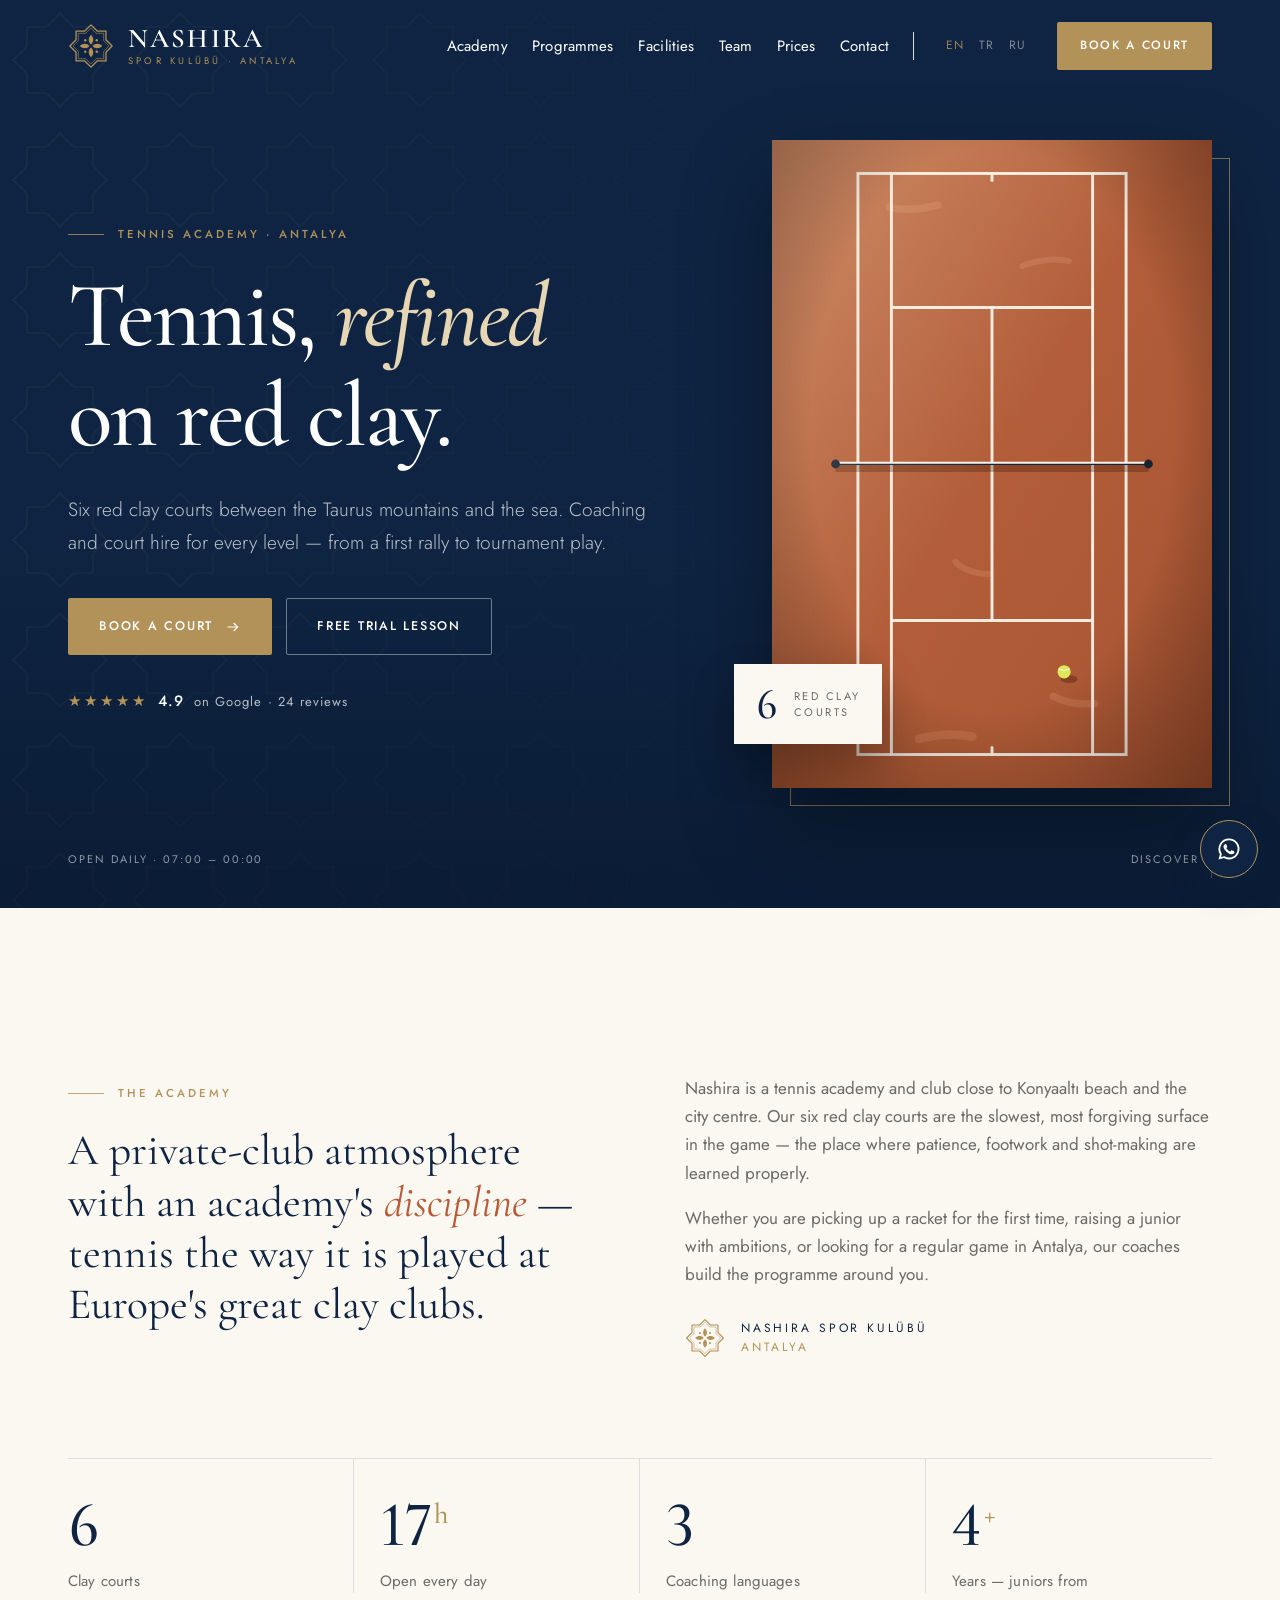
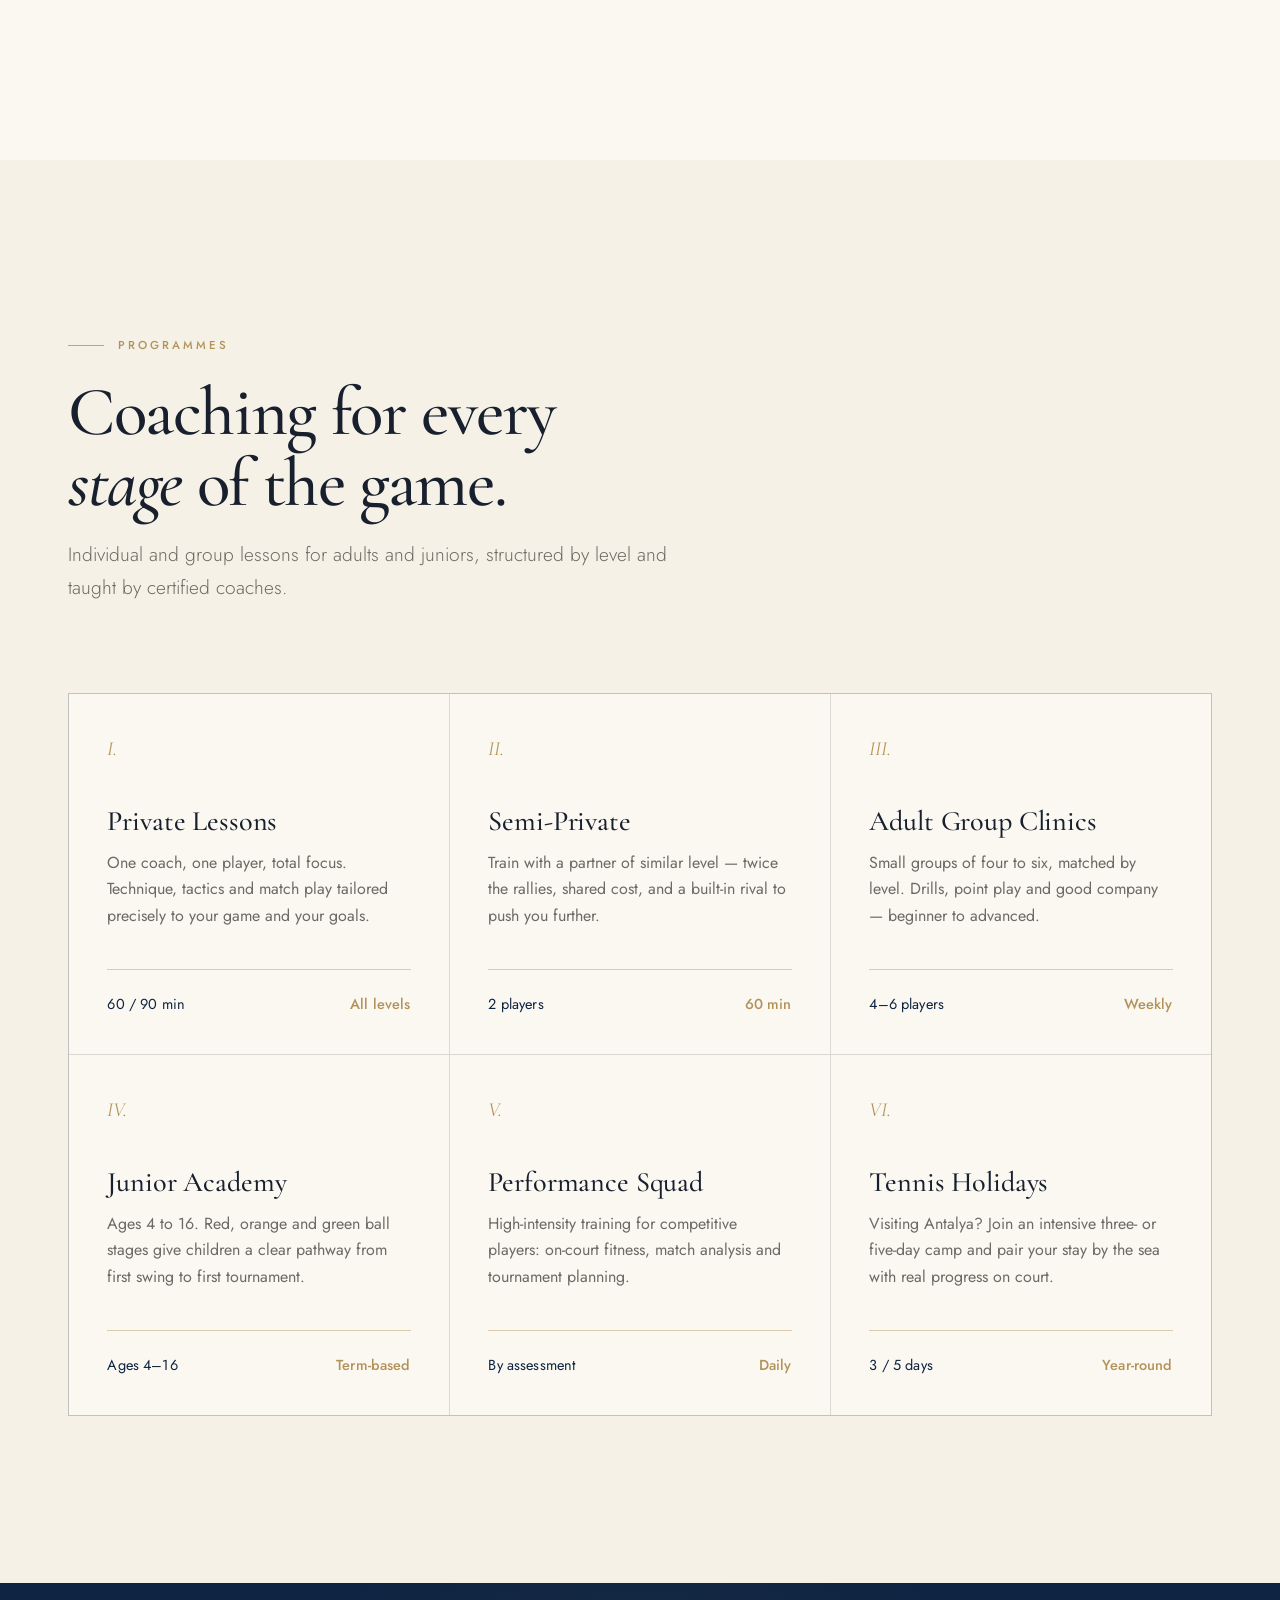
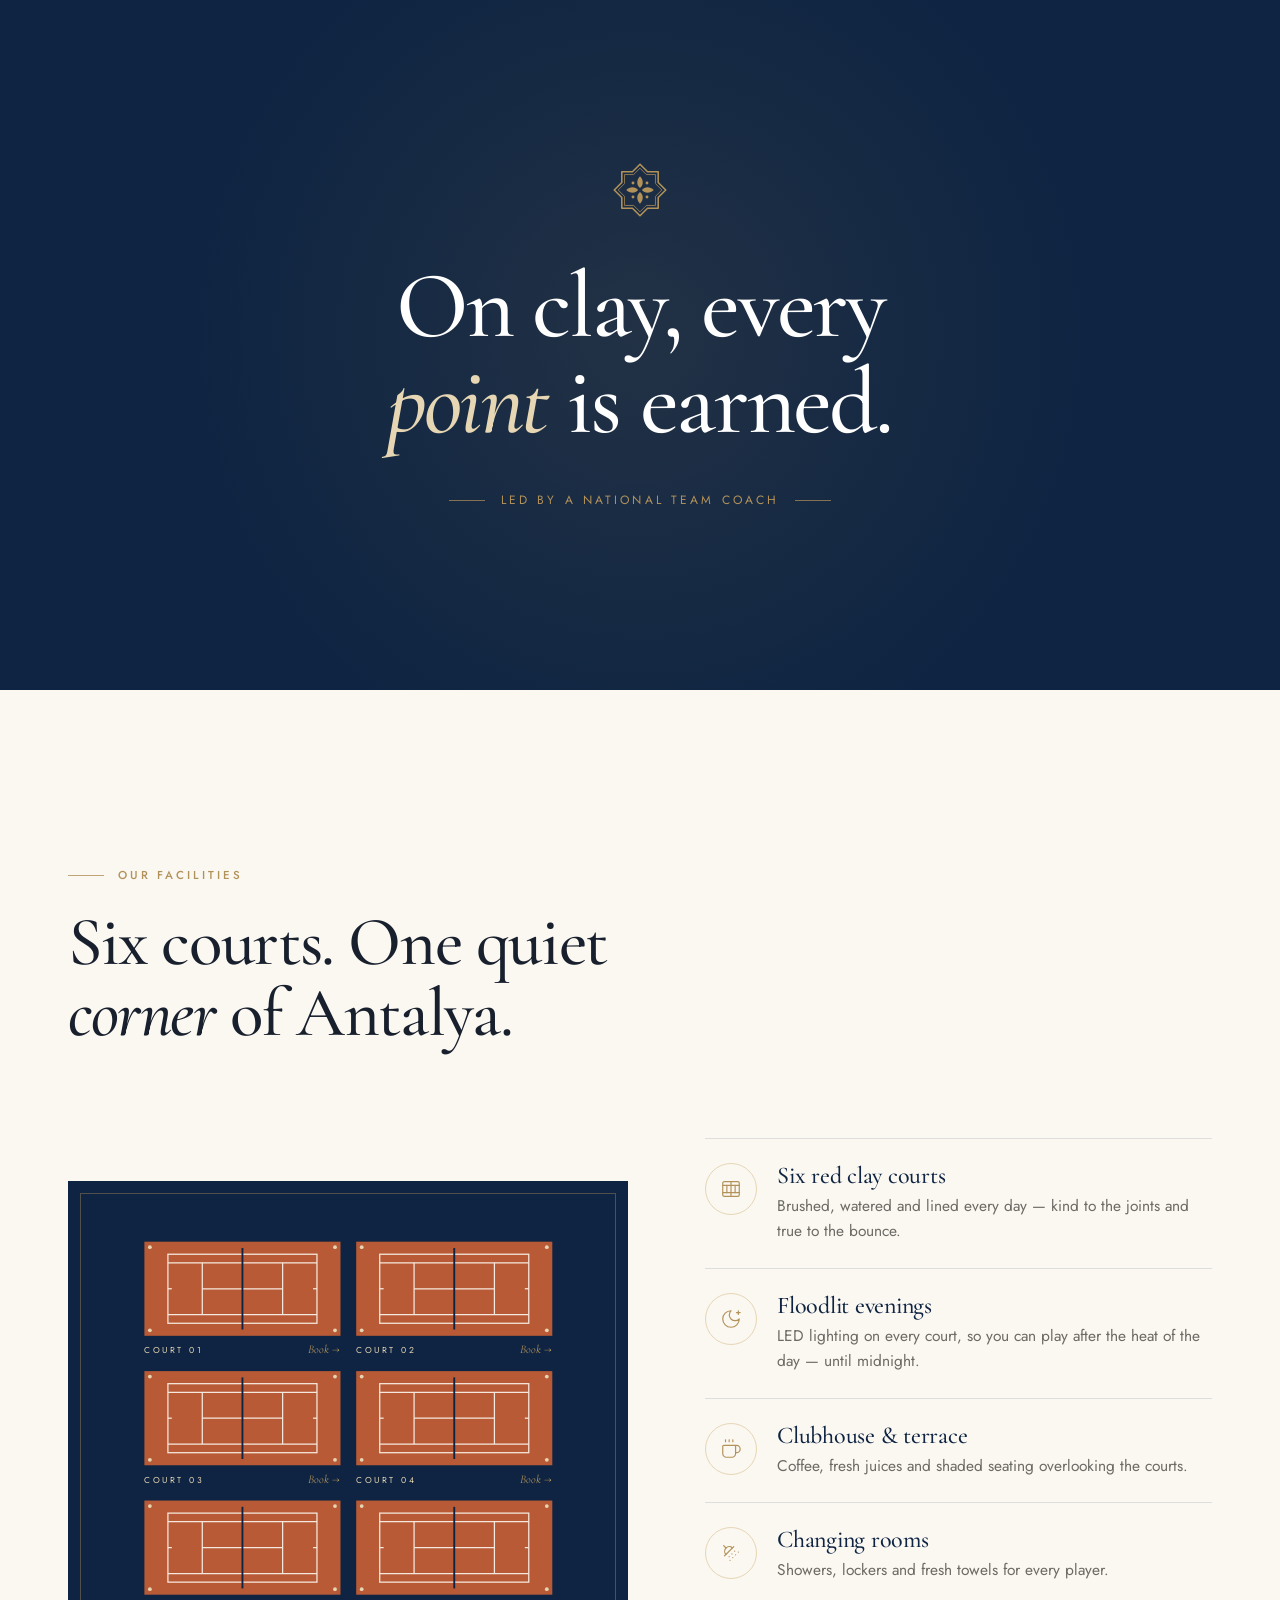
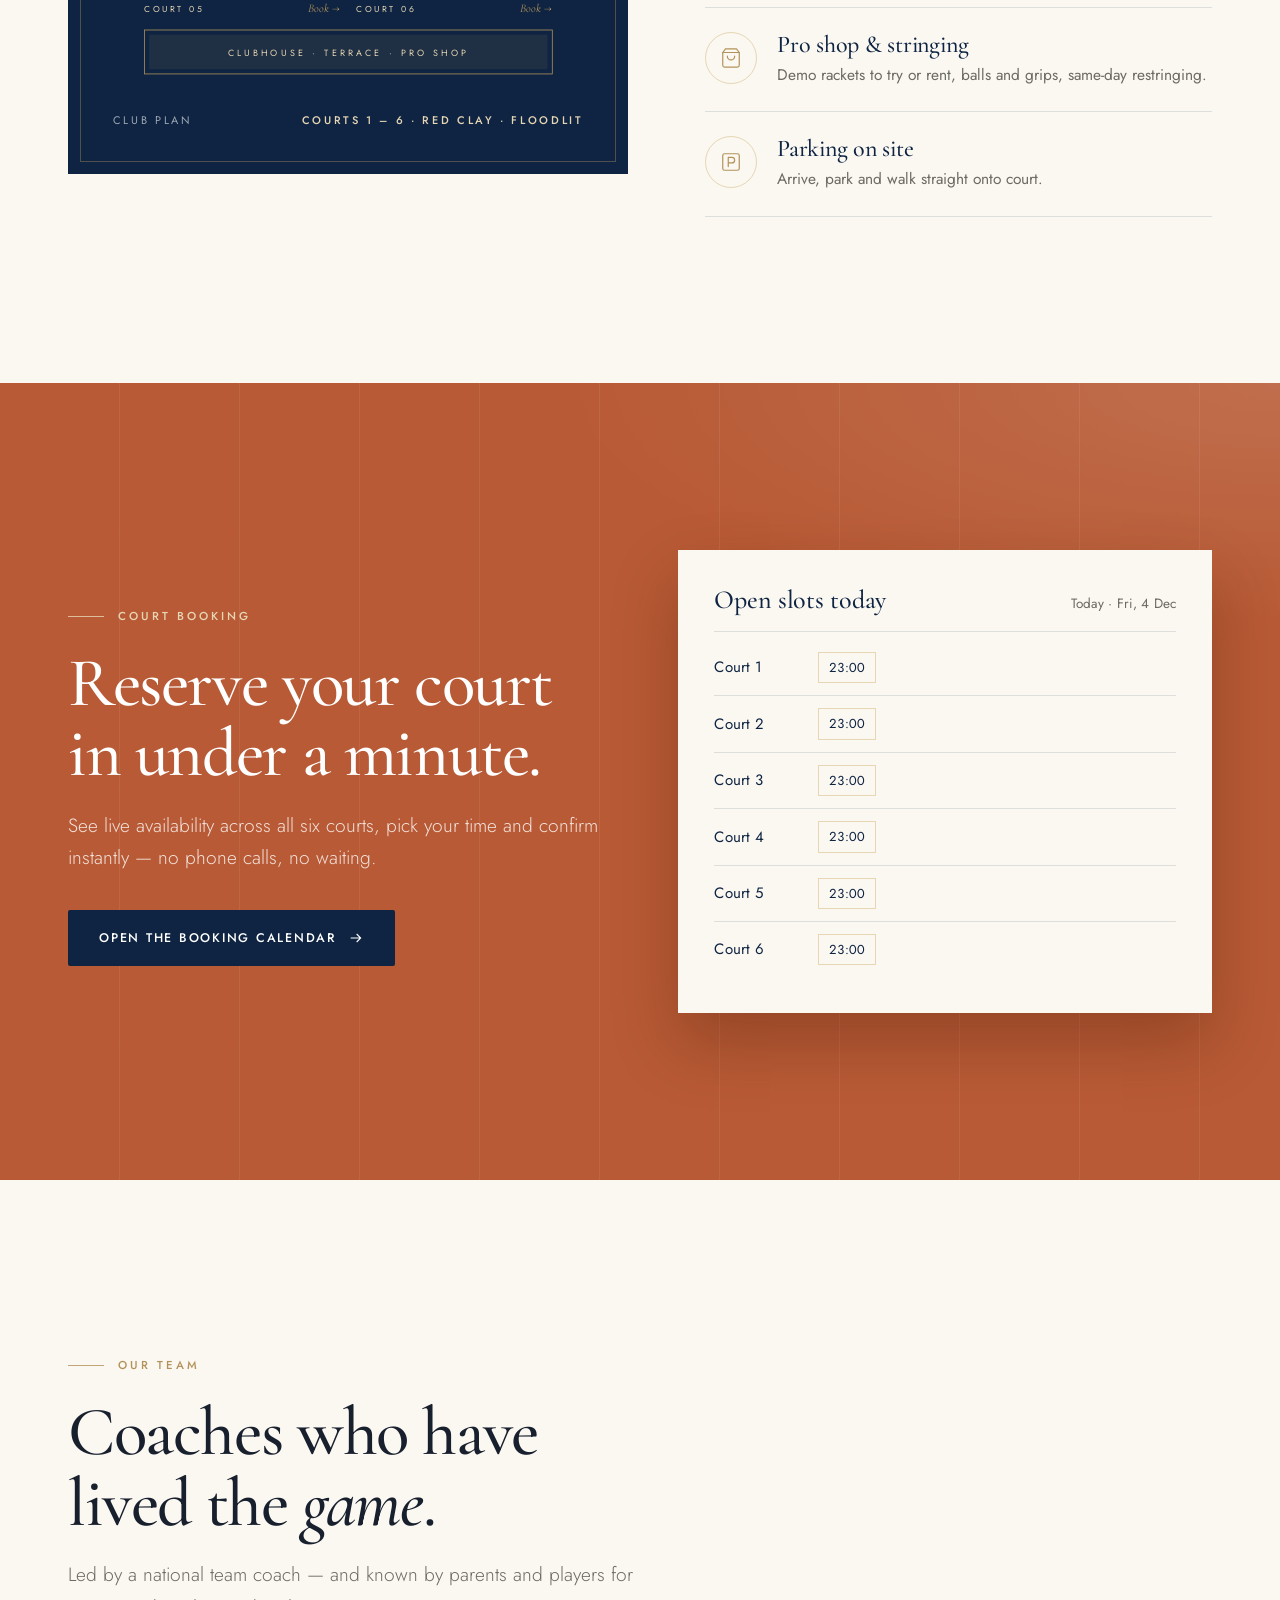
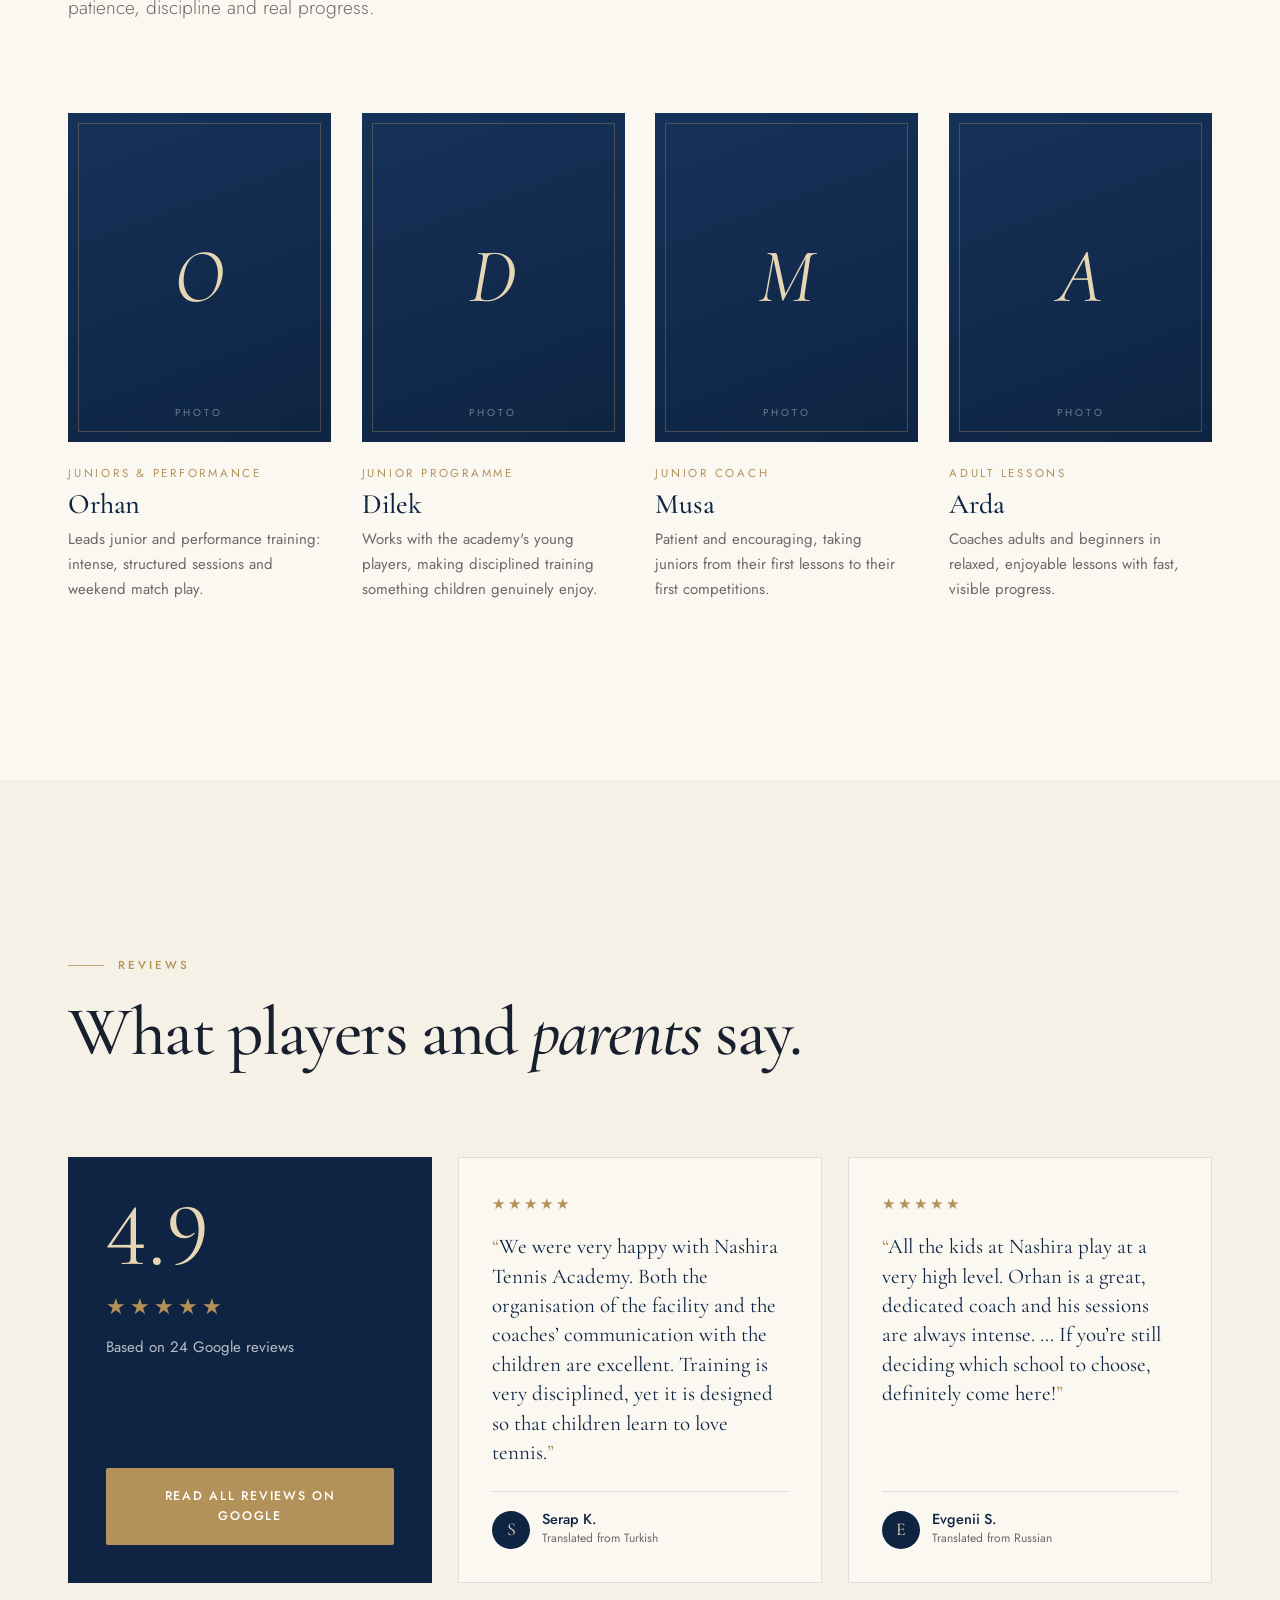
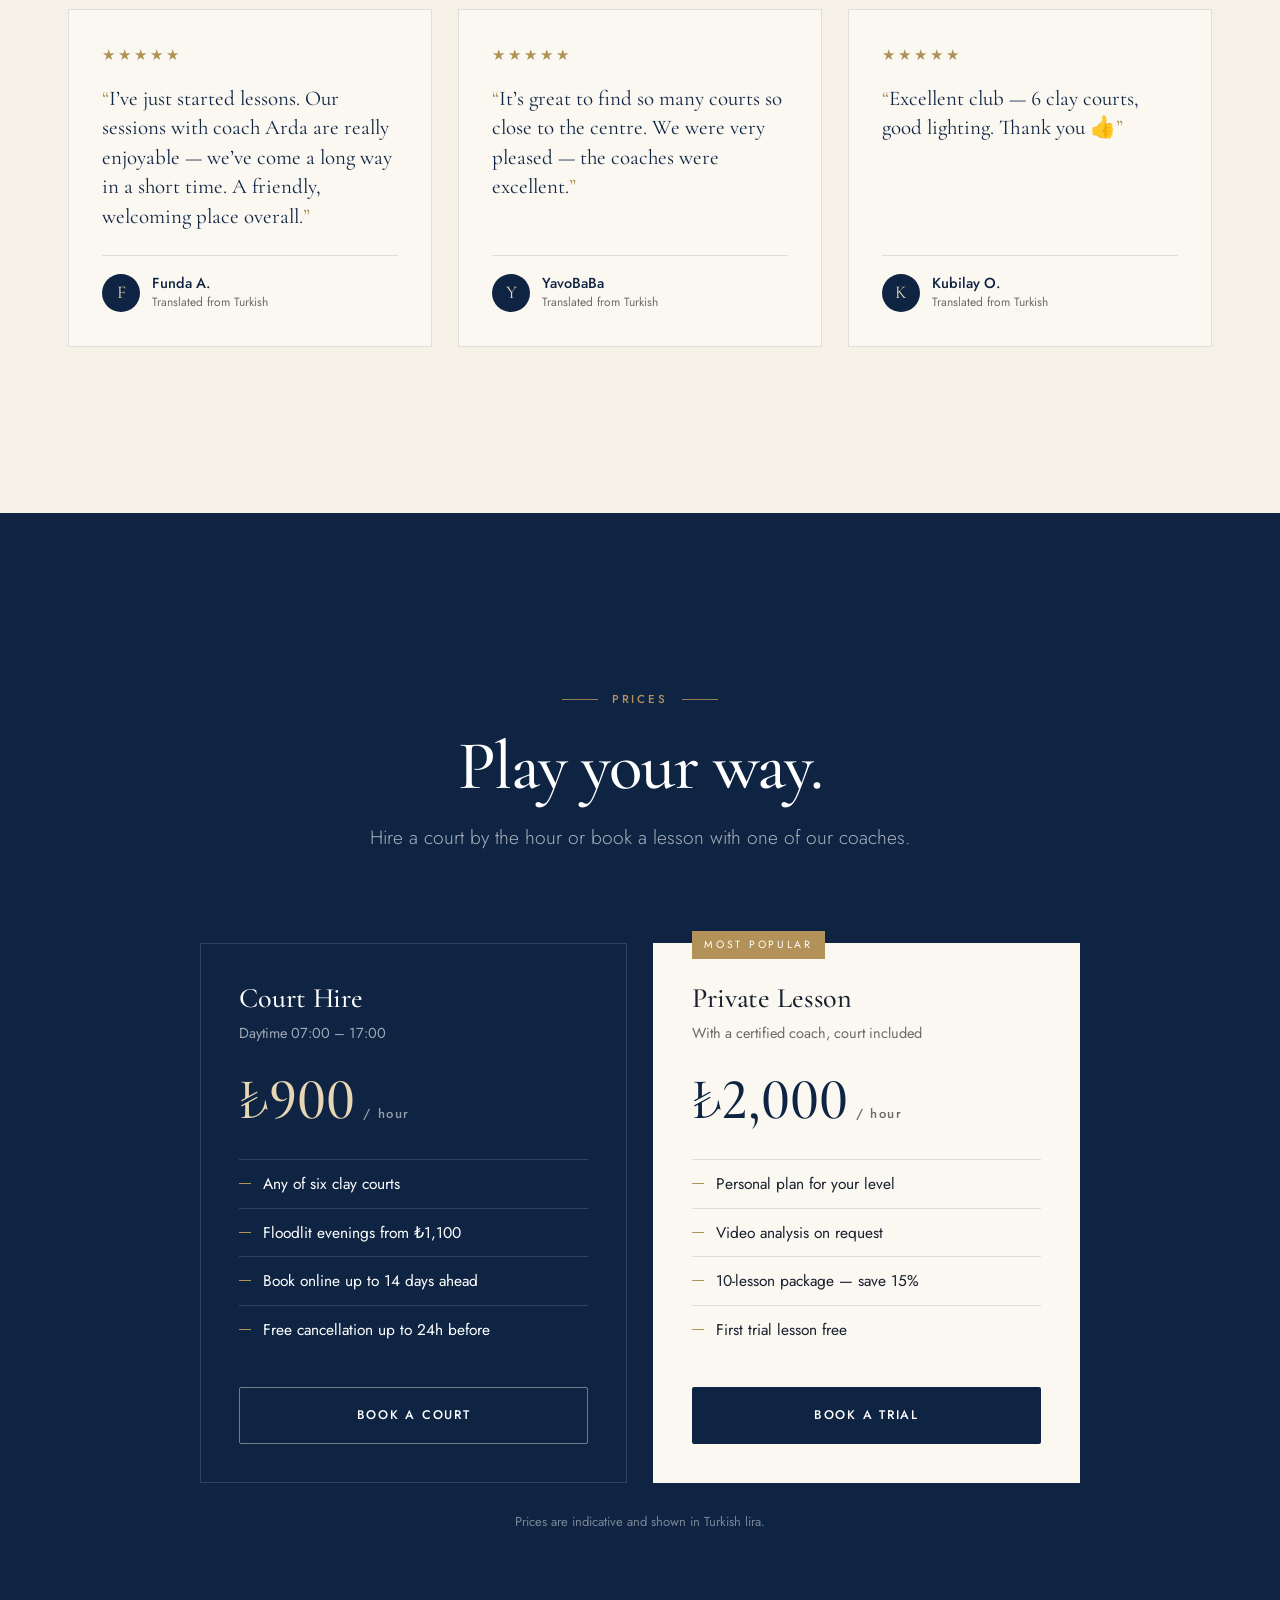
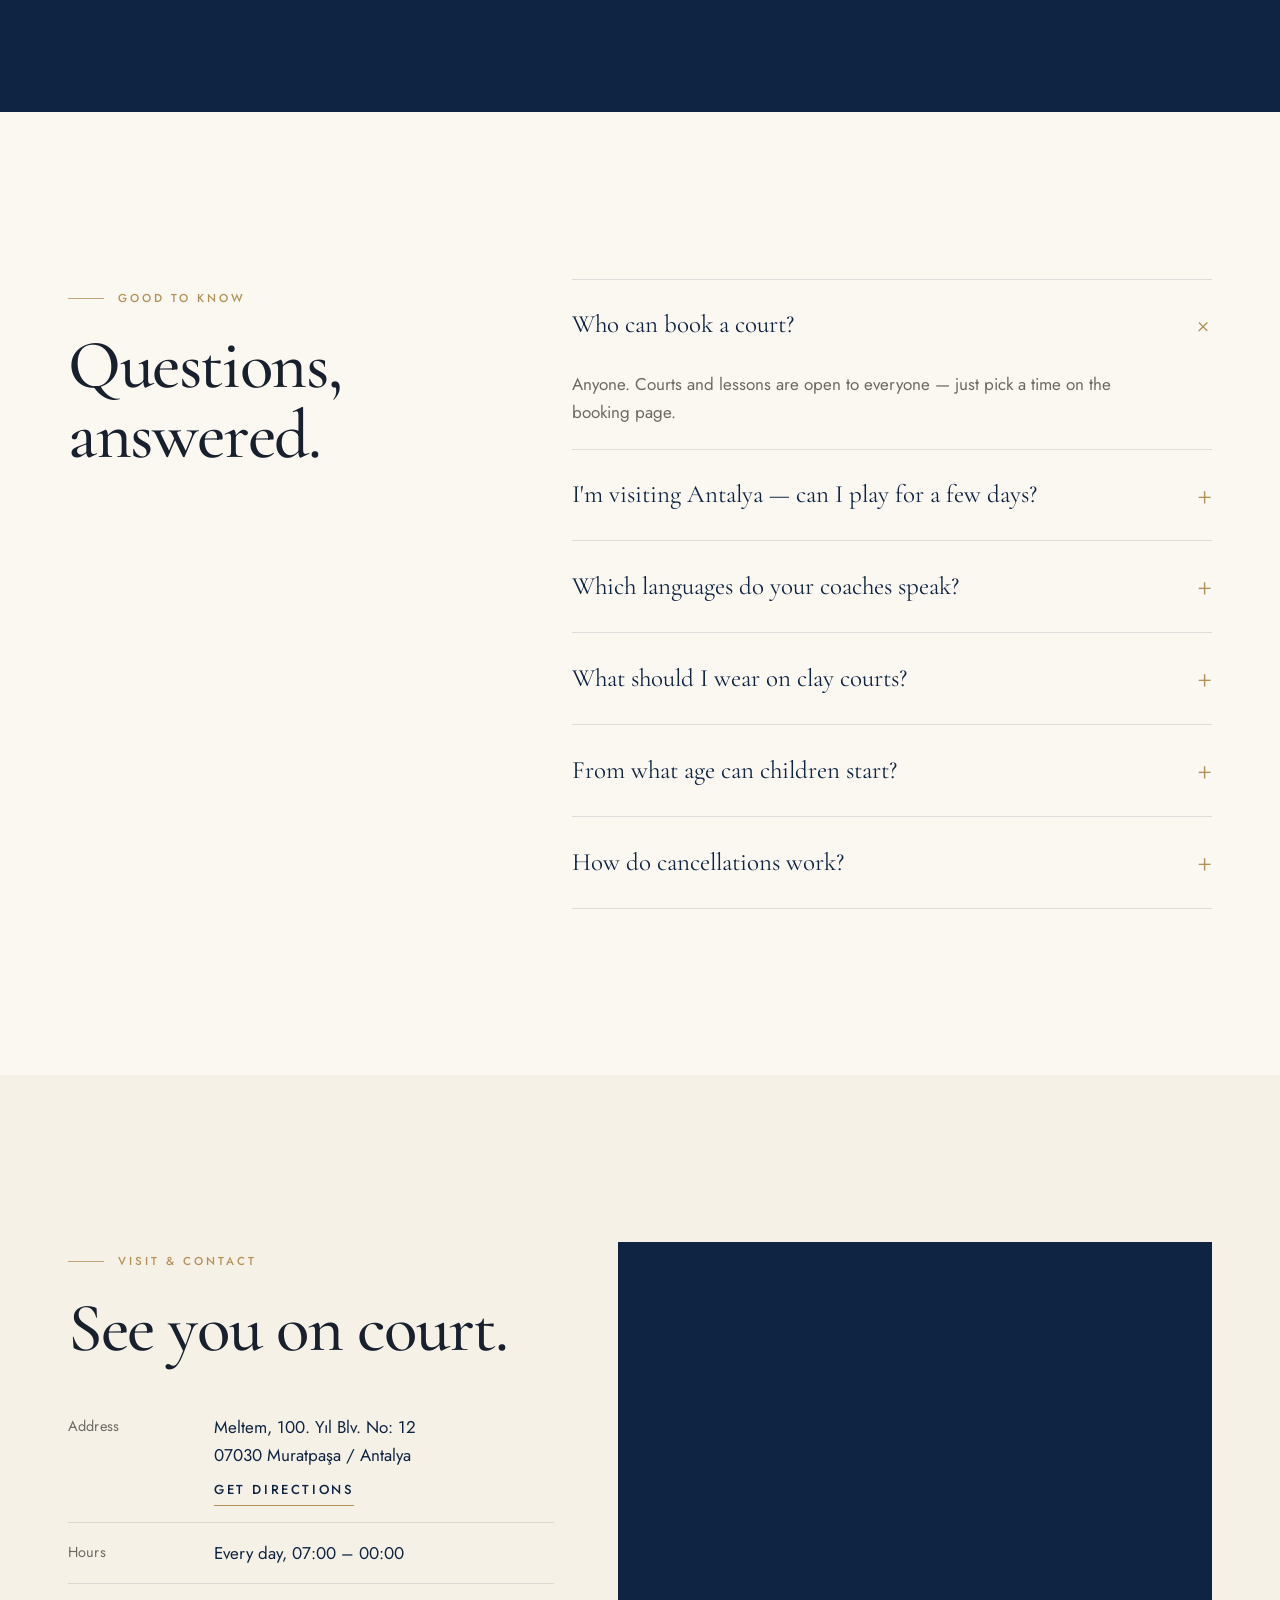
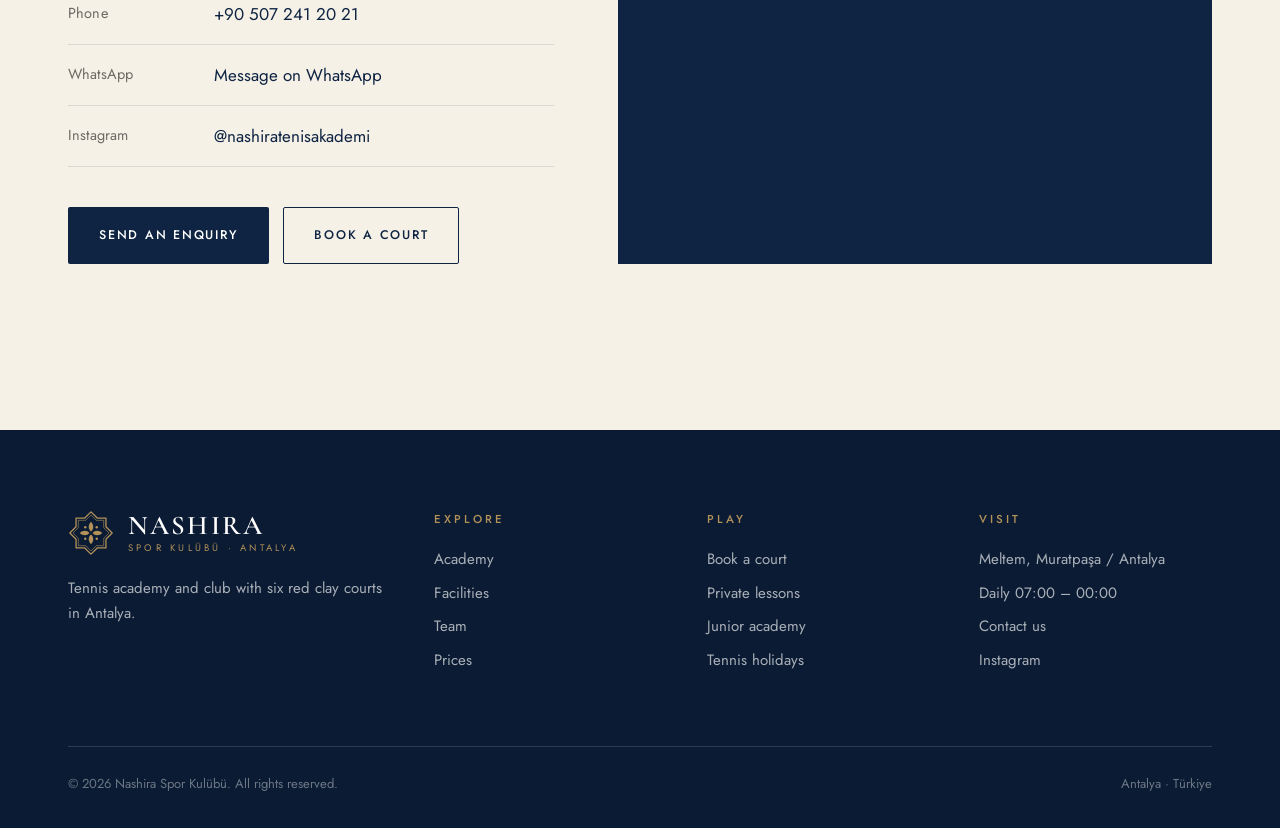
<file: versions/dark/index.html>
<!doctype html>
<html lang="en">
<head>
  <meta charset="utf-8">
  <meta name="viewport" content="width=device-width, initial-scale=1">
  <title data-i18n="meta.home">Nashira Spor Kulübü — Tennis Academy in Antalya</title>
  <meta name="description" content="Nashira Tennis Academy: six red clay courts in Antalya, near Konyaaltı beach. Private and group lessons, junior academy, holiday camps and online court booking.">
  <!-- Link previews (WhatsApp, Instagram, Facebook, Telegram). When the site is live,
       change og:image to the full address, e.g. https://nashira.example/assets/img/og-image.png -->
  <meta property="og:type" content="website">
  <meta property="og:site_name" content="Nashira Spor Kulübü">
  <meta property="og:title" content="Nashira Spor Kulübü — Tennis Academy in Antalya">
  <meta property="og:description" content="Six red clay courts, private and group lessons, junior academy and online court booking. Rated 4.9 on Google.">
  <meta property="og:image" content="assets/img/og-image.png">
  <meta property="og:image:width" content="1200">
  <meta property="og:image:height" content="630">
  <meta property="og:locale" content="en_GB">
  <meta property="og:locale:alternate" content="tr_TR">
  <meta property="og:locale:alternate" content="ru_RU">
  <meta name="twitter:card" content="summary_large_image">
  <meta name="theme-color" content="#0e2442">
  <link rel="preconnect" href="https://fonts.googleapis.com">
  <link rel="preconnect" href="https://fonts.gstatic.com" crossorigin>
  <link href="https://fonts.googleapis.com/css2?family=Cormorant+Garamond:ital,wght@0,500;0,600;1,500&family=Jost:wght@300;400;500&display=swap" rel="stylesheet">
  <link rel="stylesheet" href="assets/css/style.css">
  <link rel="icon" href="data:image/svg+xml,%3Csvg xmlns='http://www.w3.org/2000/svg' viewBox='0 0 100 100'%3E%3Crect width='100' height='100' fill='%230e2442'/%3E%3Cpolygon fill='none' stroke='%23b3925a' stroke-width='6' points='50.0,11.0 61.4,22.4 77.6,22.4 77.6,38.6 89.0,50.0 77.6,61.4 77.6,77.6 61.4,77.6 50.0,89.0 38.6,77.6 22.4,77.6 22.4,61.4 11.0,50.0 22.4,38.6 22.4,22.4 38.6,22.4'/%3E%3C/svg%3E">
</head>
<body>

<!-- Shared emblem (recreated from the club logo) -->
<svg width="0" height="0" style="position:absolute" aria-hidden="true">
  <symbol id="emblem" viewBox="0 0 100 100">
    <polygon fill="none" stroke="#b3925a" stroke-width="2.8" stroke-linejoin="round" points="50.0,4.0 63.5,17.5 82.5,17.5 82.5,36.5 96.0,50.0 82.5,63.5 82.5,82.5 63.5,82.5 50.0,96.0 36.5,82.5 17.5,82.5 17.5,63.5 4.0,50.0 17.5,36.5 17.5,17.5 36.5,17.5"/>
    <polygon fill="none" stroke="#b3925a" stroke-width="1.3" stroke-linejoin="round" points="50.0,11.0 61.4,22.4 77.6,22.4 77.6,38.6 89.0,50.0 77.6,61.4 77.6,77.6 61.4,77.6 50.0,89.0 38.6,77.6 22.4,77.6 22.4,61.4 11.0,50.0 22.4,38.6 22.4,22.4 38.6,22.4"/>
    <g fill="#b3925a">
      <path id="petal" d="M50 46.5 C43.5 41.5 43.5 32 50 25.5 C56.5 32 56.5 41.5 50 46.5Z"/>
      <use href="#petal" transform="rotate(90 50 50)"/>
      <use href="#petal" transform="rotate(180 50 50)"/>
      <use href="#petal" transform="rotate(270 50 50)"/>
      <circle cx="37.5" cy="37.5" r="2.6"/><circle cx="62.5" cy="37.5" r="2.6"/>
      <circle cx="37.5" cy="62.5" r="2.6"/><circle cx="62.5" cy="62.5" r="2.6"/>
    </g>
  </symbol>
  <symbol id="arrow" viewBox="0 0 24 24"><path d="M4 12h15M13 6l6 6-6 6" fill="none" stroke="currentColor" stroke-width="1.6"/></symbol>
</svg>

<!-- ================= HEADER ================= -->
<header class="site-header" id="header">
  <div class="wrap header-inner">
    <a href="#top" class="brand" aria-label="Nashira Spor Kulübü — home">
      <svg class="brand-mark"><use href="#emblem"/></svg>
      <span class="brand-text">
        <span class="brand-name">NASHIRA</span>
        <span class="brand-sub">Spor Kulübü · Antalya</span>
      </span>
    </a>
    <nav class="nav" id="nav" aria-label="Main">
      <a href="#academy" data-i18n="nav.academy">Academy</a>
      <a href="#programs" data-i18n="nav.programs">Programmes</a>
      <a href="#facilities" data-i18n="nav.facilities">Facilities</a>
      <a href="#team" data-i18n="nav.team">Team</a>
      <a href="#pricing" data-i18n="nav.prices">Prices</a>
      <a href="#contact" data-i18n="nav.contact">Contact</a>
      <div class="lang" role="group" aria-label="Language">
        <button type="button" data-setlang="en" lang="en" aria-label="English">EN</button>
        <button type="button" data-setlang="tr" lang="tr" aria-label="Türkçe">TR</button>
        <button type="button" data-setlang="ru" lang="ru" aria-label="Русский">RU</button>
      </div>
      <a href="booking.html" class="btn btn-gold" data-i18n="nav.book">Book a court</a>
    </nav>
    <button class="burger" id="burger" aria-label="Open menu" aria-expanded="false" aria-controls="nav">
      <span></span><span></span><span></span>
    </button>
  </div>
</header>

<main id="top">

  <!-- ================= HERO ================= -->
  <section class="hero">
    <div class="hero-pattern" aria-hidden="true"></div>
    <div class="wrap hero-grid">
      <div class="hero-text">
        <div class="eyebrow reveal" data-i18n="hero.eyebrow">Tennis Academy · Antalya</div>
        <h1 class="reveal d1" data-i18n="hero.title">Tennis, <em>refined</em> on red clay.</h1>
        <p class="lead reveal d2" data-i18n="hero.lead">Six red clay courts between the Taurus mountains and the sea. Coaching and court hire for every level — from a first rally to tournament play.</p>
        <div class="hero-actions reveal d3">
          <a href="booking.html" class="btn btn-gold"><span data-i18n="cta.book">Book a court</span> <svg><use href="#arrow"/></svg></a>
          <a href="#contact" class="btn btn-ghost" data-enquire="trial" data-i18n="hero.trial">Free trial lesson</a>
        </div>
        <a class="hero-rating reveal d3" href="#reviews"><span class="stars" aria-hidden="true">★★★★★</span><b>4.9</b><span data-i18n="rating.google">on Google · 24 reviews</span></a>
      </div>

      <div class="hero-art reveal d2" aria-hidden="true">
        <div class="frame"></div>
        <div class="court-wrap">
          <svg viewBox="0 0 360 560" preserveAspectRatio="xMidYMid slice">
            <defs>
              <linearGradient id="clayGrad" x1="0" y1="0" x2="1" y2="1">
                <stop offset="0" stop-color="#c76a40"/>
                <stop offset="1" stop-color="#a94f2d"/>
              </linearGradient>
              <filter id="clayTex" x="0" y="0" width="100%" height="100%">
                <feTurbulence type="fractalNoise" baseFrequency="0.85" numOctaves="2" seed="7"/>
                <feColorMatrix values="0 0 0 0 0.35  0 0 0 0 0.12  0 0 0 0 0.05  0 0 0 0.5 0"/>
                <feComposite in2="SourceGraphic" operator="in"/>
              </filter>
              <radialGradient id="vign" cx="0.5" cy="0.45" r="0.75">
                <stop offset="0.55" stop-color="#000" stop-opacity="0"/>
                <stop offset="1" stop-color="#2a0f04" stop-opacity="0.45"/>
              </radialGradient>
              <linearGradient id="sun" x1="0" y1="0" x2="1" y2="1">
                <stop offset="0" stop-color="#fff3d6" stop-opacity="0.28"/>
                <stop offset="0.5" stop-color="#fff3d6" stop-opacity="0"/>
              </linearGradient>
            </defs>
            <rect width="360" height="560" fill="url(#clayGrad)"/>
            <rect width="360" height="560" fill="#000" filter="url(#clayTex)"/>
            <g stroke="#e9a27c" stroke-opacity="0.22" stroke-linecap="round" fill="none">
              <path d="M120 505 q 22 -6 44 -2" stroke-width="7"/>
              <path d="M230 470 q 16 8 34 6" stroke-width="6"/>
              <path d="M96 70 q 18 4 40 -2" stroke-width="6"/>
              <path d="M205 118 q 20 -8 38 -4" stroke-width="5"/>
              <path d="M150 360 q 10 10 28 10" stroke-width="5"/>
            </g>
            <g stroke="#fbf6ee" stroke-width="2.4" fill="none" stroke-opacity="0.93">
              <rect x="70.3" y="42.3" width="219.4" height="475.4"/>
              <line x1="97.7" y1="42.3" x2="97.7" y2="517.7"/>
              <line x1="262.3" y1="42.3" x2="262.3" y2="517.7"/>
              <line x1="97.7" y1="152" x2="262.3" y2="152"/>
              <line x1="97.7" y1="408" x2="262.3" y2="408"/>
              <line x1="180" y1="152" x2="180" y2="408"/>
              <line x1="180" y1="42.3" x2="180" y2="49"/>
              <line x1="180" y1="511" x2="180" y2="517.7"/>
            </g>
            <line x1="52" y1="284" x2="308" y2="284" stroke="#3a1606" stroke-opacity="0.3" stroke-width="5"/>
            <line x1="52" y1="280" x2="308" y2="280" stroke="#1b2333" stroke-width="2"/>
            <line x1="52" y1="279" x2="308" y2="279" stroke="#fbf6ee" stroke-width="1.6"/>
            <circle cx="52" cy="280" r="3.6" fill="#1b2333"/><circle cx="308" cy="280" r="3.6" fill="#1b2333"/>
            <ellipse class="ball-shadow" cx="243" cy="456" rx="7" ry="3.2" fill="#3a1606" opacity="0.35"/>
            <g class="ball">
              <circle cx="239" cy="450" r="5.4" fill="#dfe75a"/>
              <path d="M234.6 447.5 q 4.4 2.4 8.8 0" stroke="#fff" stroke-opacity="0.7" stroke-width="0.9" fill="none"/>
            </g>
            <rect width="360" height="560" fill="url(#sun)"/>
            <rect width="360" height="560" fill="url(#vign)"/>
          </svg>
        </div>
        <div class="hero-badge">
          <strong>6</strong>
          <span data-i18n="hero.badge">Red clay<br>courts</span>
        </div>
      </div>
    </div>

    <div class="hero-foot">
      <div class="wrap">
        <small data-i18n="hero.open">Open daily · 07:00 – 00:00</small>
        <a href="#academy" class="scroll-cue"><small data-i18n="hero.discover">Discover</small><i></i></a>
      </div>
    </div>
  </section>

  <!-- ================= ABOUT ================= -->
  <section class="section" id="academy">
    <div class="wrap">
      <div class="about-grid">
        <div>
          <div class="eyebrow reveal" data-i18n="about.eyebrow">The Academy</div>
          <p class="about-quote reveal d1" data-i18n="about.quote">A private-club atmosphere with an academy's <em>discipline</em> — tennis the way it is played at Europe's great clay clubs.</p>
        </div>
        <div class="about-body reveal d2">
          <p data-i18n="about.p1">Nashira is a tennis academy and club close to Konyaaltı beach and the city centre. Our six red clay courts are the slowest, most forgiving surface in the game — the place where patience, footwork and shot-making are learned properly.</p>
          <p data-i18n="about.p2">Whether you are picking up a racket for the first time, raising a junior with ambitions, or looking for a regular game in Antalya, our coaches build the programme around you.</p>
          <div class="signature">
            <svg><use href="#emblem"/></svg>
            <div>Nashira Spor Kulübü<span>Antalya</span></div>
          </div>
        </div>
      </div>

      <div class="stats">
        <div class="stat reveal"><strong><span data-count="6">6</span></strong><span data-i18n="stat.courts">Clay courts</span></div>
        <div class="stat reveal d1"><strong><span data-count="17">17</span><sup data-i18n="stat.h">h</sup></strong><span data-i18n="stat.hours">Open every day</span></div>
        <div class="stat reveal d2"><strong><span data-count="3">3</span></strong><span data-i18n="stat.langs">Coaching languages</span></div>
        <div class="stat reveal d3"><strong><span data-count="4">4</span><sup>+</sup></strong><span data-i18n="stat.age">Years — juniors from</span></div>
      </div>
    </div>
  </section>

  <!-- ================= PROGRAMMES ================= -->
  <section class="section programs" id="programs">
    <div class="wrap">
      <div class="section-head">
        <div class="eyebrow reveal" data-i18n="programs.eyebrow">Programmes</div>
        <h2 class="reveal d1" data-i18n="programs.title">Coaching for every <em class="serif-i">stage</em> of the game.</h2>
        <p class="lead reveal d2" data-i18n="programs.lead">Individual and group lessons for adults and juniors, structured by level and taught by certified coaches.</p>
      </div>

      <div class="program-grid">
        <article class="program reveal">
          <div class="program-num">I.</div>
          <h3 data-i18n="p1.title">Private Lessons</h3>
          <p data-i18n="p1.text">One coach, one player, total focus. Technique, tactics and match play tailored precisely to your game and your goals.</p>
          <div class="program-meta"><span data-i18n="p1.m1">60 / 90 min</span><b data-i18n="p1.m2">All levels</b></div>
        </article>
        <article class="program reveal d1">
          <div class="program-num">II.</div>
          <h3 data-i18n="p2.title">Semi-Private</h3>
          <p data-i18n="p2.text">Train with a partner of similar level — twice the rallies, shared cost, and a built-in rival to push you further.</p>
          <div class="program-meta"><span data-i18n="p2.m1">2 players</span><b data-i18n="p2.m2">60 min</b></div>
        </article>
        <article class="program reveal d2">
          <div class="program-num">III.</div>
          <h3 data-i18n="p3.title">Adult Group Clinics</h3>
          <p data-i18n="p3.text">Small groups of four to six, matched by level. Drills, point play and good company — beginner to advanced.</p>
          <div class="program-meta"><span data-i18n="p3.m1">4–6 players</span><b data-i18n="p3.m2">Weekly</b></div>
        </article>
        <article class="program reveal">
          <div class="program-num">IV.</div>
          <h3 data-i18n="p4.title">Junior Academy</h3>
          <p data-i18n="p4.text">Ages 4 to 16. Red, orange and green ball stages give children a clear pathway from first swing to first tournament.</p>
          <div class="program-meta"><span data-i18n="p4.m1">Ages 4–16</span><b data-i18n="p4.m2">Term-based</b></div>
        </article>
        <article class="program reveal d1">
          <div class="program-num">V.</div>
          <h3 data-i18n="p5.title">Performance Squad</h3>
          <p data-i18n="p5.text">High-intensity training for competitive players: on-court fitness, match analysis and tournament planning.</p>
          <div class="program-meta"><span data-i18n="p5.m1">By assessment</span><b data-i18n="p5.m2">Daily</b></div>
        </article>
        <article class="program reveal d2">
          <div class="program-num">VI.</div>
          <h3 data-i18n="p6.title">Tennis Holidays</h3>
          <p data-i18n="p6.text">Visiting Antalya? Join an intensive three- or five-day camp and pair your stay by the sea with real progress on court.</p>
          <div class="program-meta"><span data-i18n="p6.m1">3 / 5 days</span><b data-i18n="p6.m2">Year-round</b></div>
        </article>
      </div>
    </div>
  </section>

  <!-- ================= STATEMENT ================= -->
  <section class="statement">
    <div class="wrap">
      <svg class="statement-mark reveal" aria-hidden="true"><use href="#emblem"/></svg>
      <p class="statement-line reveal d1" data-i18n="statement">On clay, every <em>point</em> is earned.</p>
      <p class="statement-sub reveal d2" data-i18n="statement.sub">Led by a national team coach</p>
    </div>
  </section>

  <!-- ================= FACILITIES ================= -->
  <section class="section" id="facilities">
    <div class="wrap">
      <div class="section-head">
        <div class="eyebrow reveal" data-i18n="fac.eyebrow">Our Facilities</div>
        <h2 class="reveal d1" data-i18n="fac.title">Six courts. One quiet <em class="serif-i">corner</em> of Antalya.</h2>
      </div>

      <div class="facilities-grid">
        <figure class="court-map reveal" style="margin:0">
          <svg id="courtMap" viewBox="0 0 600 590" role="img" aria-label="Plan of the six clay courts and clubhouse"></svg>
          <figcaption><span data-i18n="fac.plan">Club plan</span><b data-i18n="fac.planInfo">Courts 1 – 6 · Red clay · Floodlit</b></figcaption>
        </figure>

        <ul class="feature-list">
          <li class="reveal">
            <span class="ico"><svg viewBox="0 0 24 24" fill="none" stroke="currentColor" stroke-width="1.3" stroke-linecap="round" stroke-linejoin="round" aria-hidden="true"><rect x="3" y="4" width="18" height="16" rx="1.5" /> <path d="M12 4v16" /> <path d="M3 8h18" /> <path d="M3 16h18" /> <path d="M7.5 8v8" /> <path d="M16.5 8v8" /></svg></span>
            <div><h4 data-i18n="f1.t">Six red clay courts</h4><p data-i18n="f1.p">Brushed, watered and lined every day — kind to the joints and true to the bounce.</p></div>
          </li>
          <li class="reveal d1">
            <span class="ico"><svg viewBox="0 0 24 24" fill="none" stroke="currentColor" stroke-width="1.3" stroke-linecap="round" stroke-linejoin="round" aria-hidden="true"><path d="M12 3a6 6 0 0 0 9 9 9 9 0 1 1-9-9" /> <path d="M20 3v4" /> <path d="M22 5h-4" /></svg></span>
            <div><h4 data-i18n="f2.t">Floodlit evenings</h4><p data-i18n="f2.p">LED lighting on every court, so you can play after the heat of the day — until midnight.</p></div>
          </li>
          <li class="reveal d2">
            <span class="ico"><svg viewBox="0 0 24 24" fill="none" stroke="currentColor" stroke-width="1.3" stroke-linecap="round" stroke-linejoin="round" aria-hidden="true"><path d="M10 2v2" /> <path d="M14 2v2" /> <path d="M16 8a1 1 0 0 1 1 1v8a4 4 0 0 1-4 4H7a4 4 0 0 1-4-4V9a1 1 0 0 1 1-1h14a4 4 0 1 1 0 8h-1" /> <path d="M6 2v2" /></svg></span>
            <div><h4 data-i18n="f3.t">Clubhouse &amp; terrace</h4><p data-i18n="f3.p">Coffee, fresh juices and shaded seating overlooking the courts.</p></div>
          </li>
          <li class="reveal">
            <span class="ico"><svg viewBox="0 0 24 24" fill="none" stroke="currentColor" stroke-width="1.3" stroke-linecap="round" stroke-linejoin="round" aria-hidden="true"><path d="m4 4 2.5 2.5" /> <path d="M13.5 6.5a4.95 4.95 0 0 0-7 7" /> <path d="M15 5 5 15" /> <path d="M14 17v.01" /> <path d="M10 16v.01" /> <path d="M13 13v.01" /> <path d="M16 10v.01" /> <path d="M11 20v.01" /> <path d="M17 14v.01" /> <path d="M20 11v.01" /></svg></span>
            <div><h4 data-i18n="f4.t">Changing rooms</h4><p data-i18n="f4.p">Showers, lockers and fresh towels for every player.</p></div>
          </li>
          <li class="reveal d1">
            <span class="ico"><svg viewBox="0 0 24 24" fill="none" stroke="currentColor" stroke-width="1.3" stroke-linecap="round" stroke-linejoin="round" aria-hidden="true"><path d="M6 2 3 6v14a2 2 0 0 0 2 2h14a2 2 0 0 0 2-2V6l-3-4Z" /> <path d="M3 6h18" /> <path d="M16 10a4 4 0 0 1-8 0" /></svg></span>
            <div><h4 data-i18n="f5.t">Pro shop &amp; stringing</h4><p data-i18n="f5.p">Demo rackets to try or rent, balls and grips, same-day restringing.</p></div>
          </li>
          <li class="reveal d2">
            <span class="ico"><svg viewBox="0 0 24 24" fill="none" stroke="currentColor" stroke-width="1.3" stroke-linecap="round" stroke-linejoin="round" aria-hidden="true"><rect width="18" height="18" x="3" y="3" rx="2" /> <path d="M9 17V7h4a3 3 0 0 1 0 6H9" /></svg></span>
            <div><h4 data-i18n="f6.t">Parking on site</h4><p data-i18n="f6.p">Arrive, park and walk straight onto court.</p></div>
          </li>
        </ul>
      </div>
    </div>
  </section>

  <!-- ================= BOOKING TEASER ================= -->
  <section class="section book-band" id="book">
    <div class="wrap book-band-grid">
      <div>
        <div class="eyebrow reveal" data-i18n="book.eyebrow">Court Booking</div>
        <h2 class="reveal d1" data-i18n="book.title">Reserve your court in under a minute.</h2>
        <p class="lead reveal d2" data-i18n="book.lead">See live availability across all six courts, pick your time and confirm instantly — no phone calls, no waiting.</p>
        <a href="booking.html" class="btn btn-navy reveal d3"><span data-i18n="book.cta">Open the booking calendar</span> <svg><use href="#arrow"/></svg></a>
      </div>
      <div class="today-card reveal d2">
        <header>
          <h3 id="todayTitle"></h3>
          <span id="todayLabel"></span>
        </header>
        <div id="todayRows"></div>
      </div>
    </div>
  </section>

  <!-- ================= TEAM ================= -->
  <section class="section" id="team">
    <div class="wrap">
      <div class="section-head">
        <div class="eyebrow reveal" data-i18n="team.eyebrow">Our Team</div>
        <h2 class="reveal d1" data-i18n="team.title">Coaches who have lived the <em class="serif-i">game</em>.</h2>
        <p class="lead reveal d2" data-i18n="team.lead">Led by a national team coach — and known by parents and players for patience, discipline and real progress.</p>
      </div>

      <div class="team-grid">
        <article class="coach reveal">
          <div class="coach-photo"><span class="mono">O</span><span class="ph-note" data-i18n="team.photo">Photo</span></div>
          <div class="role" data-i18n="c1.role">Juniors &amp; Performance</div>
          <h3 data-i18n="c1.name">Orhan</h3>
          <p data-i18n="c1.bio">Leads junior and performance training: intense, structured sessions and weekend match play.</p>
        </article>
        <article class="coach reveal d1">
          <div class="coach-photo"><span class="mono">D</span><span class="ph-note" data-i18n="team.photo">Photo</span></div>
          <div class="role" data-i18n="c2.role">Junior Programme</div>
          <h3 data-i18n="c2.name">Dilek</h3>
          <p data-i18n="c2.bio">Works with the academy's young players, making disciplined training something children genuinely enjoy.</p>
        </article>
        <article class="coach reveal d2">
          <div class="coach-photo"><span class="mono">M</span><span class="ph-note" data-i18n="team.photo">Photo</span></div>
          <div class="role" data-i18n="c3.role">Junior Coach</div>
          <h3 data-i18n="c3.name">Musa</h3>
          <p data-i18n="c3.bio">Patient and encouraging, taking juniors from their first lessons to their first competitions.</p>
        </article>
        <article class="coach reveal d3">
          <div class="coach-photo"><span class="mono">A</span><span class="ph-note" data-i18n="team.photo">Photo</span></div>
          <div class="role" data-i18n="c4.role">Adult Lessons</div>
          <h3 data-i18n="c4.name">Arda</h3>
          <p data-i18n="c4.bio">Coaches adults and beginners in relaxed, enjoyable lessons with fast, visible progress.</p>
        </article>
      </div>
    </div>
  </section>

  <!-- ================= REVIEWS ================= -->
  <section class="section reviews" id="reviews">
    <div class="wrap">
      <div class="section-head">
        <div class="eyebrow reveal" data-i18n="rev.eyebrow">Reviews</div>
        <h2 class="reveal d1" data-i18n="rev.title">What players and <em class="serif-i">parents</em> say.</h2>
      </div>
      <div class="review-grid" id="reviewGrid">
        <div class="review-score reveal">
          <div class="score-num">4.9</div>
          <div class="stars" role="img" aria-label="4.9 / 5">★★★★★</div>
          <p data-i18n="rev.based">Based on 24 Google reviews</p>
          <a class="btn btn-gold btn-block" href="https://maps.app.goo.gl/fGAP67XN2ySis7fN7" target="_blank" rel="noopener" data-i18n="rev.all">Read all reviews on Google</a>
        </div>
      </div>
    </div>
  </section>

  <!-- ================= PRICING ================= -->
  <section class="section pricing" id="pricing">
    <div class="wrap">
      <div class="section-head center">
        <div class="eyebrow both reveal" data-i18n="pricing.eyebrow">Prices</div>
        <h2 class="reveal d1" data-i18n="pricing.title">Play your way.</h2>
        <p class="lead reveal d2" data-i18n="pricing.lead">Hire a court by the hour or book a lesson with one of our coaches.</p>
      </div>

      <div class="price-grid">
        <div class="price reveal">
          <h3 data-i18n="pr1.title">Court Hire</h3>
          <p class="sub" data-i18n="pr1.sub">Daytime 07:00 – 17:00</p>
          <div class="amount"><span data-amount="900">₺900</span> <small data-i18n="per.hour">/ hour</small></div>
          <ul>
            <li data-i18n="pr1.l1">Any of six clay courts</li>
            <li data-i18n="pr1.l2">Floodlit evenings from ₺1,100</li>
            <li data-i18n="pr1.l3">Book online up to 14 days ahead</li>
            <li data-i18n="pr1.l4">Free cancellation up to 24h before</li>
          </ul>
          <a href="booking.html" class="btn btn-ghost btn-block" data-i18n="cta.book">Book a court</a>
        </div>
        <div class="price featured reveal d1">
          <span class="tag" data-i18n="pr2.tag">Most popular</span>
          <h3 data-i18n="pr2.title">Private Lesson</h3>
          <p class="sub" data-i18n="pr2.sub">With a certified coach, court included</p>
          <div class="amount"><span data-amount="2000">₺2,000</span> <small data-i18n="per.hour">/ hour</small></div>
          <ul>
            <li data-i18n="pr2.l1">Personal plan for your level</li>
            <li data-i18n="pr2.l2">Video analysis on request</li>
            <li data-i18n="pr2.l3">10-lesson package — save 15%</li>
            <li data-i18n="pr2.l4">First trial lesson free</li>
          </ul>
          <a href="#contact" class="btn btn-navy btn-block" data-enquire="trial" data-i18n="pr2.cta">Book a trial</a>
        </div>
      </div>
      <p class="price-note" data-i18n="pricing.note">Prices are indicative and shown in Turkish lira.</p>
    </div>
  </section>

  <!-- ================= FAQ ================= -->
  <section class="section faq" id="faq">
    <div class="wrap faq-grid">
      <div>
        <div class="eyebrow reveal" data-i18n="faq.eyebrow">Good to know</div>
        <h2 class="reveal d1" data-i18n="faq.title">Questions, answered.</h2>
      </div>
      <div class="reveal d1">
        <details open>
          <summary data-i18n="q1">Who can book a court?</summary>
          <p data-i18n="a1">Anyone. Courts and lessons are open to everyone — just pick a time on the booking page.</p>
        </details>
        <details>
          <summary data-i18n="q2">I'm visiting Antalya — can I play for a few days?</summary>
          <p data-i18n="a2">Of course. Book a court online, take a lesson, or join a three- or five-day tennis holiday camp. Rackets and balls are available to rent.</p>
        </details>
        <details>
          <summary data-i18n="q3">Which languages do your coaches speak?</summary>
          <p data-i18n="a3">Our team coaches in Turkish, English and Russian.</p>
        </details>
        <details>
          <summary data-i18n="q4">What should I wear on clay courts?</summary>
          <p data-i18n="a4">Tennis shoes with a clay or all-court (herringbone) sole. Running shoes and dark-soled trainers damage the surface, so please avoid them.</p>
        </details>
        <details>
          <summary data-i18n="q5">From what age can children start?</summary>
          <p data-i18n="a5">From four years old. Our Junior Academy uses softer red, orange and green balls and smaller courts so children rally from the very first lesson.</p>
        </details>
        <details>
          <summary data-i18n="q6">How do cancellations work?</summary>
          <p data-i18n="a6">Court bookings and lessons can be cancelled free of charge up to 24 hours before the start time.</p>
        </details>
      </div>
    </div>
  </section>

  <!-- ================= CONTACT ================= -->
  <section class="section contact" id="contact">
    <div class="wrap contact-grid">
      <div>
        <div class="eyebrow reveal" data-i18n="contact.eyebrow">Visit &amp; Contact</div>
        <h2 class="reveal d1" data-i18n="contact.title">See you on court.</h2>
        <ul class="contact-list reveal d2">
          <li><span data-i18n="contact.address">Address</span><div>Meltem, 100. Yıl Blv. No: 12<br>07030 Muratpaşa / Antalya<br><a class="link-arrow" style="margin-top:10px" href="https://maps.app.goo.gl/fGAP67XN2ySis7fN7" target="_blank" rel="noopener" data-i18n="contact.directions">Get directions</a></div></li>
          <li><span data-i18n="contact.hours">Hours</span><div data-i18n="contact.hoursVal">Every day, 07:00 – 00:00</div></li>
          <li><span data-i18n="contact.phone">Phone</span><div><a href="tel:+905072412021">+90 507 241 20 21</a></div></li>
          <li><span>WhatsApp</span><div><a href="https://wa.me/905072412021" target="_blank" rel="noopener" data-i18n="contact.wa">Message on WhatsApp</a></div></li>
          <li><span>Instagram</span><div><a href="https://www.instagram.com/nashiratenisakademi/" target="_blank" rel="noopener">@nashiratenisakademi</a></div></li>
        </ul>
        <div class="hero-actions reveal d3">
          <a href="#contact" class="btn btn-navy" data-enquire="trial" data-i18n="enq.open">Send an enquiry</a>
          <a href="booking.html" class="btn btn-line" data-i18n="cta.book">Book a court</a>
        </div>
      </div>
      <div class="map-frame reveal d1">
        <iframe title="Map: Nashira Spor Kulübü Tenis Akademisi" loading="lazy" referrerpolicy="no-referrer-when-downgrade"
          src="https://maps.google.com/maps?q=Nashira%20Spor%20Kul%C3%BCb%C3%BC%20Tenis%20Akademisi%2C%20100.%20Y%C4%B1l%20Blv%2012%2C%20Antalya&amp;ll=36.8875694,30.6707861&amp;z=16&amp;output=embed"></iframe>
      </div>
    </div>
  </section>

</main>

<!-- ================= FOOTER ================= -->
<footer class="site-footer">
  <div class="wrap">
    <div class="footer-grid">
      <div>
        <a href="#top" class="brand">
          <svg class="brand-mark"><use href="#emblem"/></svg>
          <span class="brand-text"><span class="brand-name">NASHIRA</span><span class="brand-sub">Spor Kulübü · Antalya</span></span>
        </a>
        <p data-i18n="footer.about">Tennis academy and club with six red clay courts in Antalya.</p>
      </div>
      <div>
        <h5 data-i18n="footer.explore">Explore</h5>
        <ul>
          <li><a href="#academy" data-i18n="nav.academy">Academy</a></li>
          <li><a href="#facilities" data-i18n="nav.facilities">Facilities</a></li>
          <li><a href="#team" data-i18n="nav.team">Team</a></li>
          <li><a href="#pricing" data-i18n="nav.prices">Prices</a></li>
        </ul>
      </div>
      <div>
        <h5 data-i18n="footer.play">Play</h5>
        <ul>
          <li><a href="booking.html" data-i18n="cta.book">Book a court</a></li>
          <li><a href="#programs" data-i18n="p1.title">Private lessons</a></li>
          <li><a href="#programs" data-i18n="p4.title">Junior academy</a></li>
          <li><a href="#programs" data-i18n="p6.title">Tennis holidays</a></li>
        </ul>
      </div>
      <div>
        <h5 data-i18n="footer.visit">Visit</h5>
        <ul>
          <li>Meltem, Muratpaşa / Antalya</li>
          <li data-i18n="footer.daily">Daily 07:00 – 00:00</li>
          <li><a href="#contact" data-i18n="footer.contactUs">Contact us</a></li>
          <li><a href="https://www.instagram.com/nashiratenisakademi/" target="_blank" rel="noopener">Instagram</a></li>
        </ul>
      </div>
    </div>
    <div class="footer-bottom">
      <span>© <span class="year"></span> Nashira Spor Kulübü. <span data-i18n="footer.rights">All rights reserved.</span></span>
      <span data-i18n="footer.country">Antalya · Türkiye</span>
    </div>
  </div>
</footer>

<a href="https://wa.me/905072412021" class="wa-float" target="_blank" rel="noopener" aria-label="WhatsApp">
  <svg viewBox="0 0 24 24" fill="currentColor"><path d="M12 2.2a9.7 9.7 0 0 0-8.4 14.6L2.3 21.7l5-1.3A9.7 9.7 0 1 0 12 2.2zm0 17.7a8 8 0 0 1-4.1-1.1l-.3-.2-3 .8.8-2.9-.2-.3A8 8 0 1 1 12 19.9zm4.4-6c-.2-.1-1.4-.7-1.7-.8-.2-.1-.4-.1-.5.1l-.8 1c-.1.2-.3.2-.5.1a6.6 6.6 0 0 1-3.3-2.9c-.2-.4.2-.4.7-1.3.1-.2 0-.3 0-.4l-.8-1.8c-.2-.5-.4-.4-.5-.4h-.5a.9.9 0 0 0-.7.3 2.8 2.8 0 0 0-.9 2.1 4.9 4.9 0 0 0 1 2.6 11.2 11.2 0 0 0 4.3 3.8c1.6.7 2.2.7 3 .6a2.5 2.5 0 0 0 1.7-1.2 2 2 0 0 0 .1-1.2c0-.1-.2-.2-.4-.3z"/></svg>
</a>

<!-- Enquiry form (opens from "Free trial lesson", "Book a trial", "Enquire", "Send an enquiry") -->
<div class="modal" id="enquiry" role="dialog" aria-modal="true" aria-labelledby="enqTitle">
  <div class="modal-card enquiry-card">
    <button type="button" class="modal-x" id="enqClose" aria-label="Close">&times;</button>

    <form id="enqForm" novalidate>
      <div class="eyebrow" data-i18n="enq.eyebrow">Enquiry</div>
      <h3 id="enqTitle" data-i18n="enq.title">Tell us about your <em>game</em>.</h3>
      <p class="enq-lead" data-i18n="enq.lead">We'll get back to you on WhatsApp to arrange a time.</p>

      <div class="field">
        <label for="eInterest" data-i18n="enq.interest">I'm interested in</label>
        <select id="eInterest">
          <option value="trial" data-i18n="hero.trial">Free trial lesson</option>
          <option value="private" data-i18n="p1.title">Private Lessons</option>
          <option value="semi" data-i18n="p2.title">Semi-Private</option>
          <option value="group" data-i18n="p3.title">Adult Group Clinics</option>
          <option value="junior" data-i18n="p4.title">Junior Academy</option>
          <option value="performance" data-i18n="p5.title">Performance Squad</option>
          <option value="holiday" data-i18n="p6.title">Tennis Holidays</option>
        </select>
      </div>

      <div class="enq-row">
        <fieldset class="field">
          <legend data-i18n="enq.for">Who is it for?</legend>
          <div class="chips">
            <label class="chip"><input type="radio" name="eFor" value="adult" checked><span data-i18n="enq.adult">Myself</span></label>
            <label class="chip"><input type="radio" name="eFor" value="child"><span data-i18n="enq.child">My child</span></label>
          </div>
        </fieldset>
        <div class="field" id="eAgeField" hidden>
          <label for="eAge" data-i18n="enq.age">Child's age</label>
          <input id="eAge" type="number" min="3" max="18" inputmode="numeric">
        </div>
      </div>

      <fieldset class="field">
        <legend data-i18n="enq.level">Level</legend>
        <div class="chips">
          <label class="chip"><input type="radio" name="eLevel" value="new" checked><span data-i18n="lvl.new">New to tennis</span></label>
          <label class="chip"><input type="radio" name="eLevel" value="some"><span data-i18n="lvl.some">Some experience</span></label>
          <label class="chip"><input type="radio" name="eLevel" value="adv"><span data-i18n="lvl.adv">Advanced</span></label>
          <label class="chip"><input type="radio" name="eLevel" value="comp"><span data-i18n="lvl.comp">Competitive</span></label>
        </div>
      </fieldset>

      <fieldset class="field">
        <legend data-i18n="enq.when">Best times</legend>
        <div class="chips">
          <label class="chip"><input type="checkbox" name="eWhen" value="morning"><span data-i18n="when.morning">Weekday mornings</span></label>
          <label class="chip"><input type="checkbox" name="eWhen" value="evening"><span data-i18n="when.evening">Weekday evenings</span></label>
          <label class="chip"><input type="checkbox" name="eWhen" value="weekend"><span data-i18n="when.weekend">Weekends</span></label>
        </div>
      </fieldset>

      <div class="enq-row">
        <div class="field"><label for="eName" data-i18n="f.name">Full name</label><input id="eName" autocomplete="name"></div>
        <div class="field"><label for="ePhone" data-i18n="f.phone">Phone / WhatsApp</label><input id="ePhone" type="tel" autocomplete="tel" placeholder="+90"></div>
      </div>

      <div class="field">
        <label for="eMsg" data-i18n="enq.msg">Anything else? (optional)</label>
        <textarea id="eMsg" rows="3"></textarea>
      </div>

      <label class="check consent" id="eConsentWrap"><input type="checkbox" id="eConsent"><span data-i18n="enq.consent">I agree that Nashira may contact me about this enquiry. My details are used only to reply.</span><em></em></label>

      <button class="btn btn-navy btn-block" type="submit">
        <svg viewBox="0 0 24 24" fill="currentColor" aria-hidden="true" style="width:18px;height:18px"><path d="M12 2.2a9.7 9.7 0 0 0-8.4 14.6L2.3 21.7l5-1.3A9.7 9.7 0 1 0 12 2.2zm4.4 11.7c-.2-.1-1.4-.7-1.7-.8-.2-.1-.4-.1-.5.1l-.8 1c-.1.2-.3.2-.5.1a6.6 6.6 0 0 1-3.3-2.9c-.2-.4.2-.4.7-1.3.1-.2 0-.3 0-.4l-.8-1.8c-.2-.5-.4-.4-.5-.4h-.5a.9.9 0 0 0-.7.3 2.8 2.8 0 0 0-.9 2.1 4.9 4.9 0 0 0 1 2.6 11.2 11.2 0 0 0 4.3 3.8c1.6.7 2.2.7 3 .6a2.5 2.5 0 0 0 1.7-1.2 2 2 0 0 0 .1-1.2c0-.1-.2-.2-.4-.3z"/></svg>
        <span data-i18n="enq.send">Send via WhatsApp</span>
      </button>
      <p class="fine center"><span data-i18n="enq.or">or call us</span> <a href="tel:+905072412021">+90 507 241 20 21</a></p>
    </form>

    <div class="enq-done" id="enqDone" hidden>
      <svg class="mark"><use href="#emblem"/></svg>
      <h3 id="enqDoneTitle"></h3>
      <p data-i18n="enq.doneText">WhatsApp has opened with your message — just press send. We'll be in touch soon.</p>
      <div class="modal-actions">
        <button type="button" class="btn btn-navy" id="enqDoneClose" data-i18n="m.done">Done</button>
        <a class="btn btn-line" id="enqRetry" href="#" target="_blank" rel="noopener" data-i18n="enq.retry">Open WhatsApp again</a>
      </div>
    </div>
  </div>
</div>

<div class="mobile-cta" id="mobileCta">
  <a href="booking.html" class="btn btn-gold" data-i18n="cta.book">Book a court</a>
  <a href="https://wa.me/905072412021" class="mc-wa" target="_blank" rel="noopener" aria-label="WhatsApp">
    <svg viewBox="0 0 24 24" fill="currentColor"><path d="M12 2.2a9.7 9.7 0 0 0-8.4 14.6L2.3 21.7l5-1.3A9.7 9.7 0 1 0 12 2.2zm0 17.7a8 8 0 0 1-4.1-1.1l-.3-.2-3 .8.8-2.9-.2-.3A8 8 0 1 1 12 19.9zm4.4-6c-.2-.1-1.4-.7-1.7-.8-.2-.1-.4-.1-.5.1l-.8 1c-.1.2-.3.2-.5.1a6.6 6.6 0 0 1-3.3-2.9c-.2-.4.2-.4.7-1.3.1-.2 0-.3 0-.4l-.8-1.8c-.2-.5-.4-.4-.5-.4h-.5a.9.9 0 0 0-.7.3 2.8 2.8 0 0 0-.9 2.1 4.9 4.9 0 0 0 1 2.6 11.2 11.2 0 0 0 4.3 3.8c1.6.7 2.2.7 3 .6a2.5 2.5 0 0 0 1.7-1.2 2 2 0 0 0 .1-1.2c0-.1-.2-.2-.4-.3z"/></svg>
  </a>
</div>

<div class="toast" id="toast" role="status" aria-live="polite"></div>

<script src="assets/js/i18n.js"></script>
<script src="assets/js/app.js"></script>
</body>
</html>
</file>
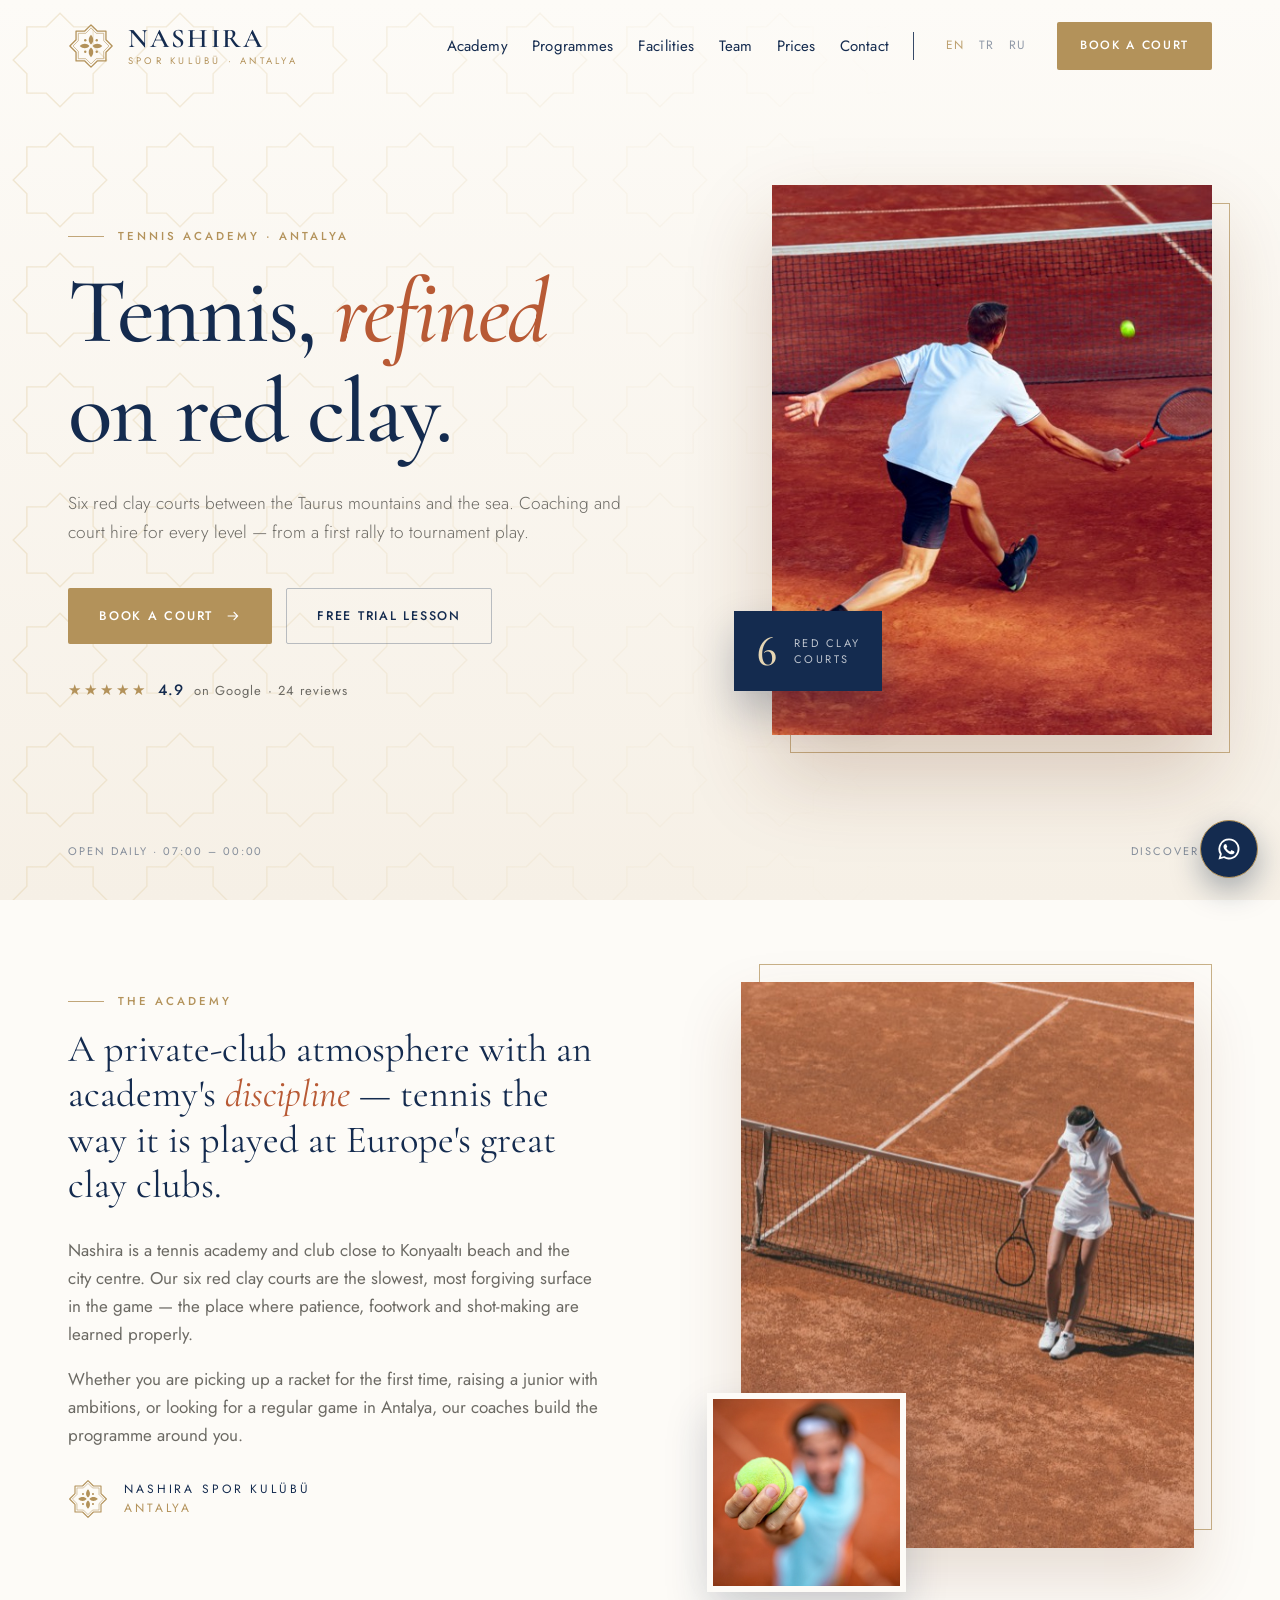
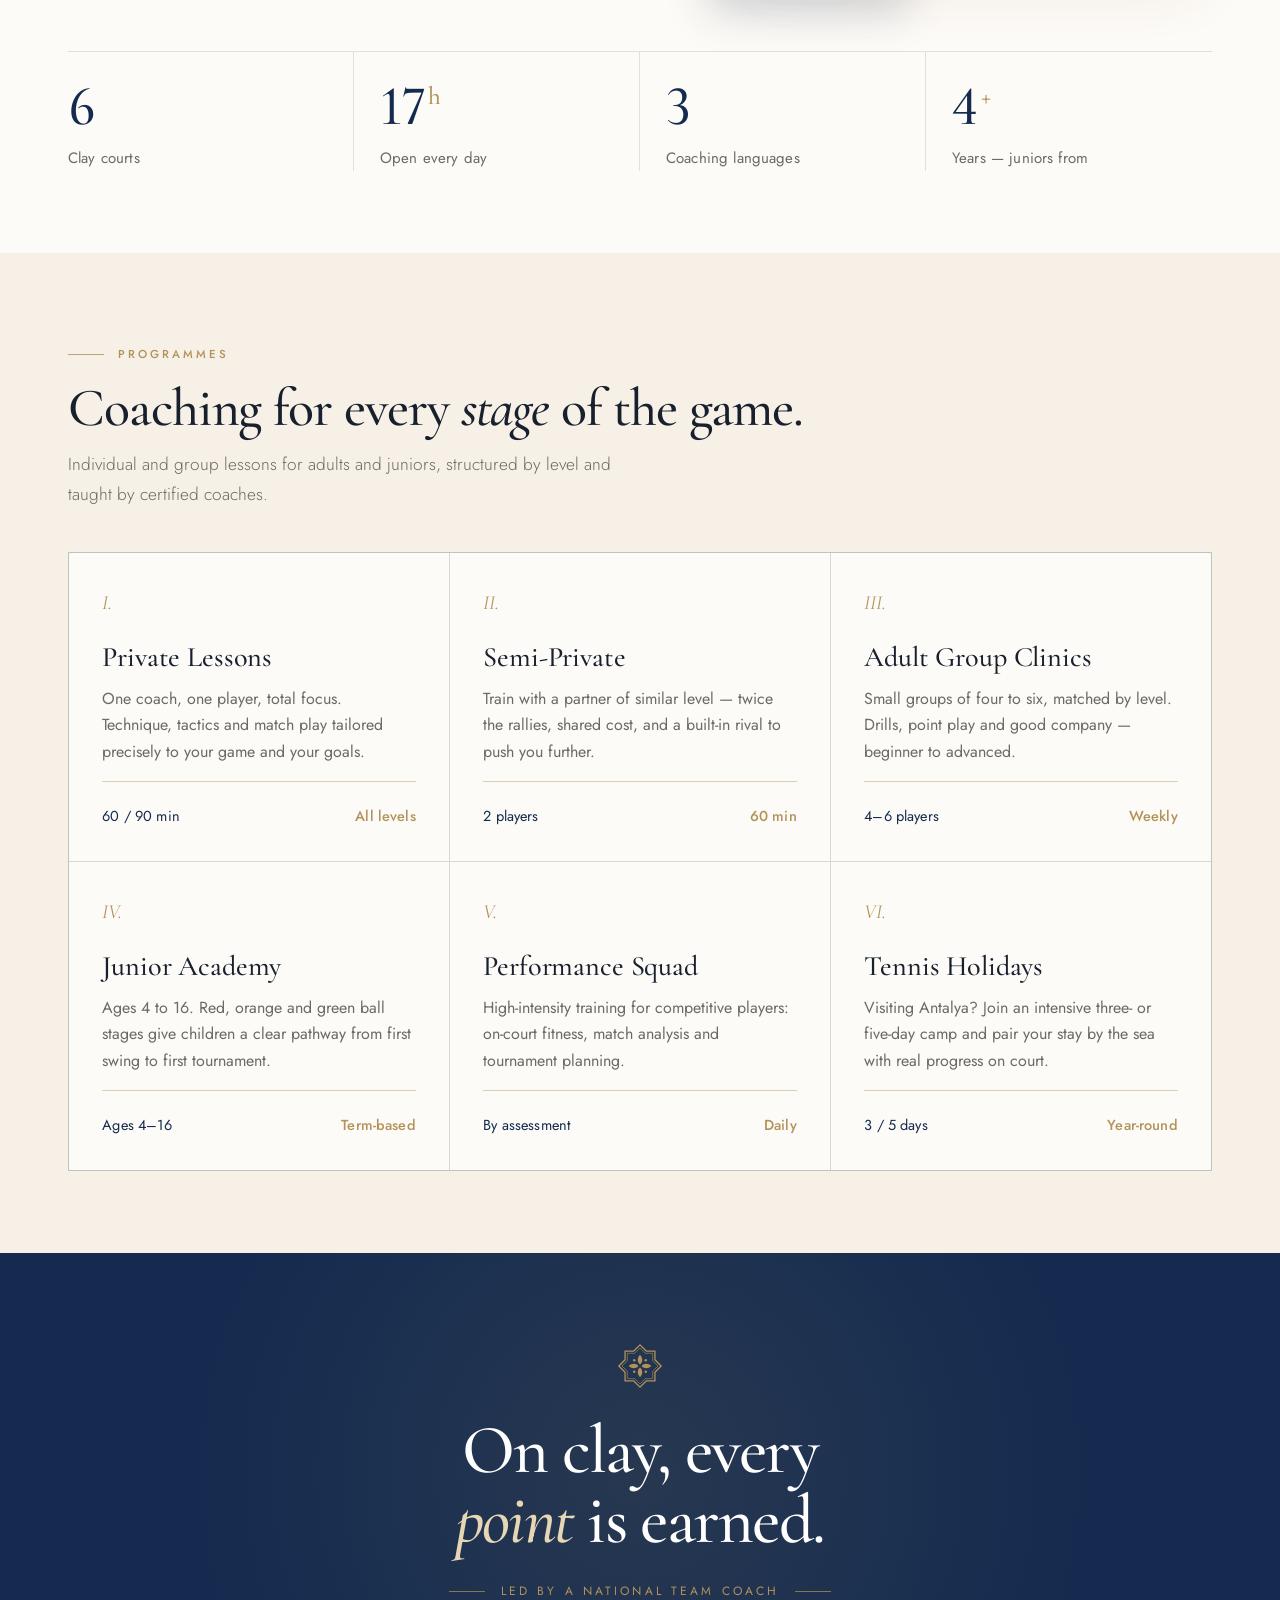
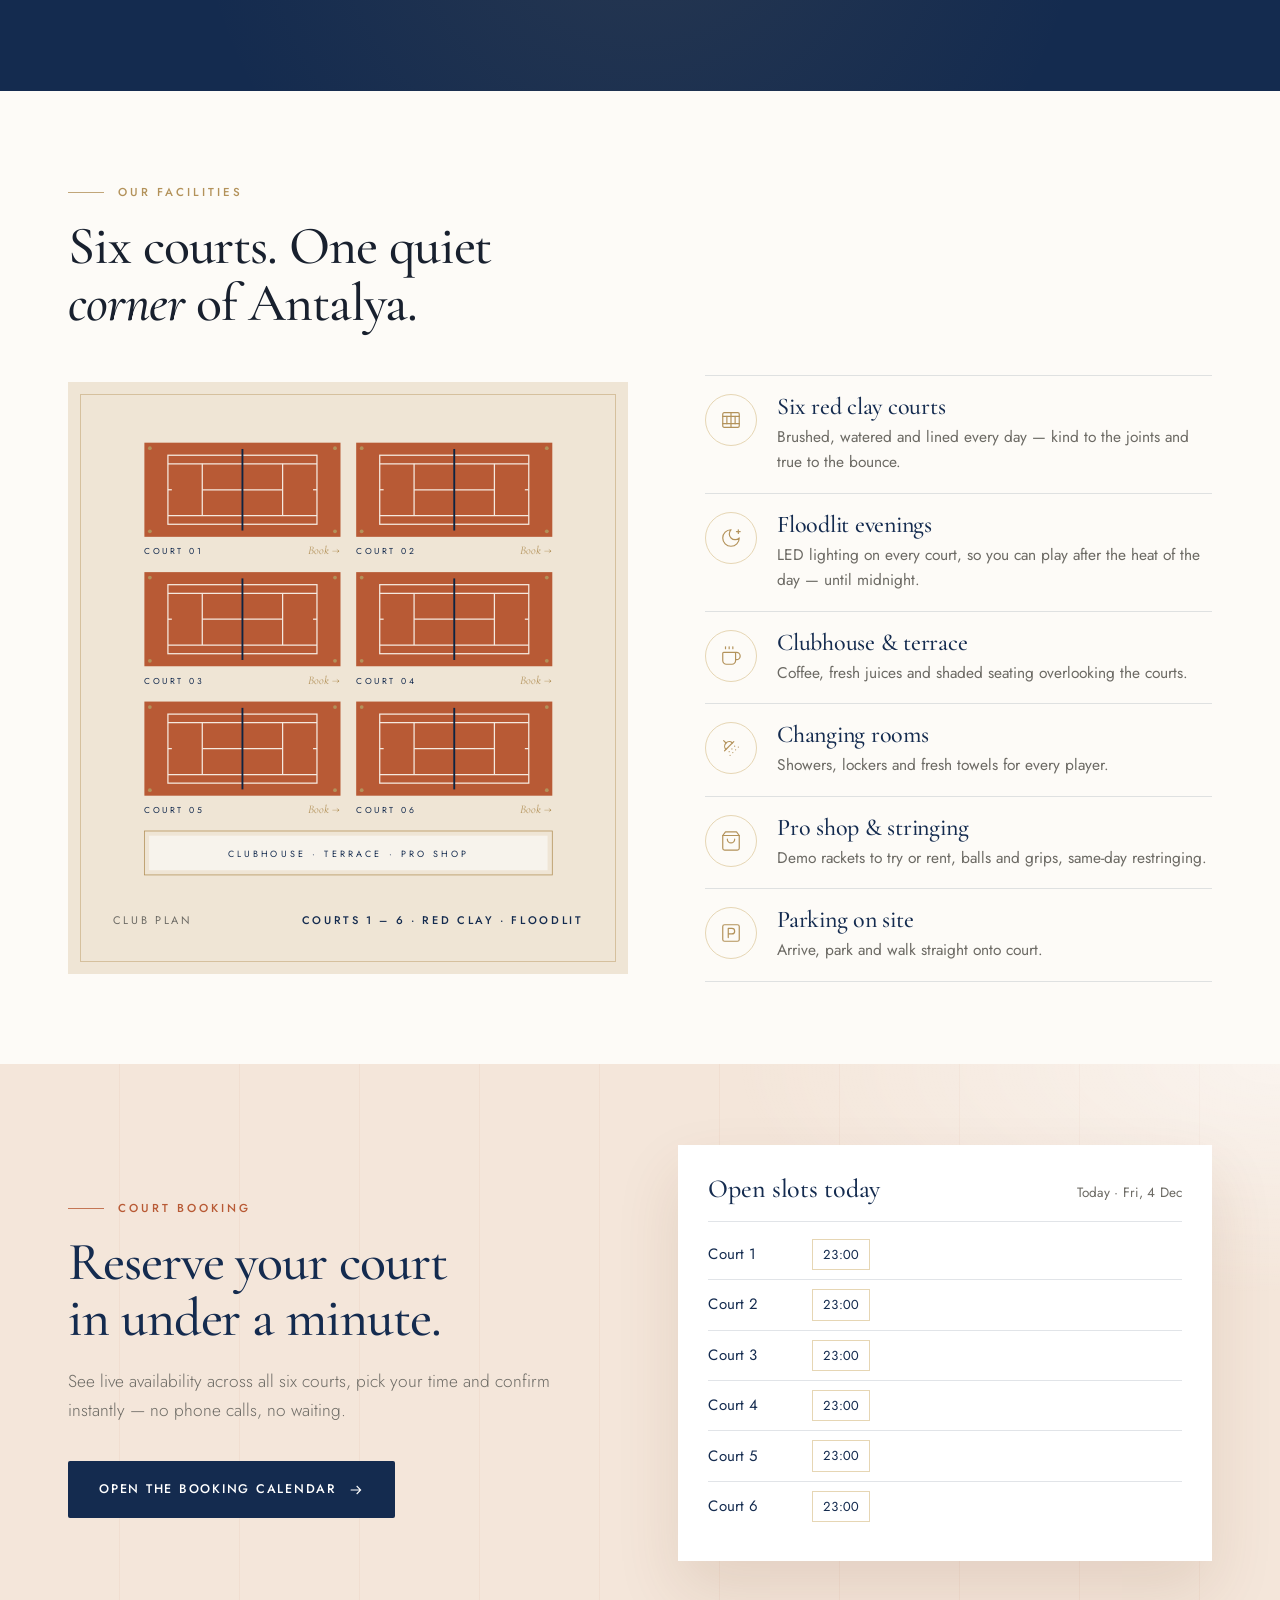
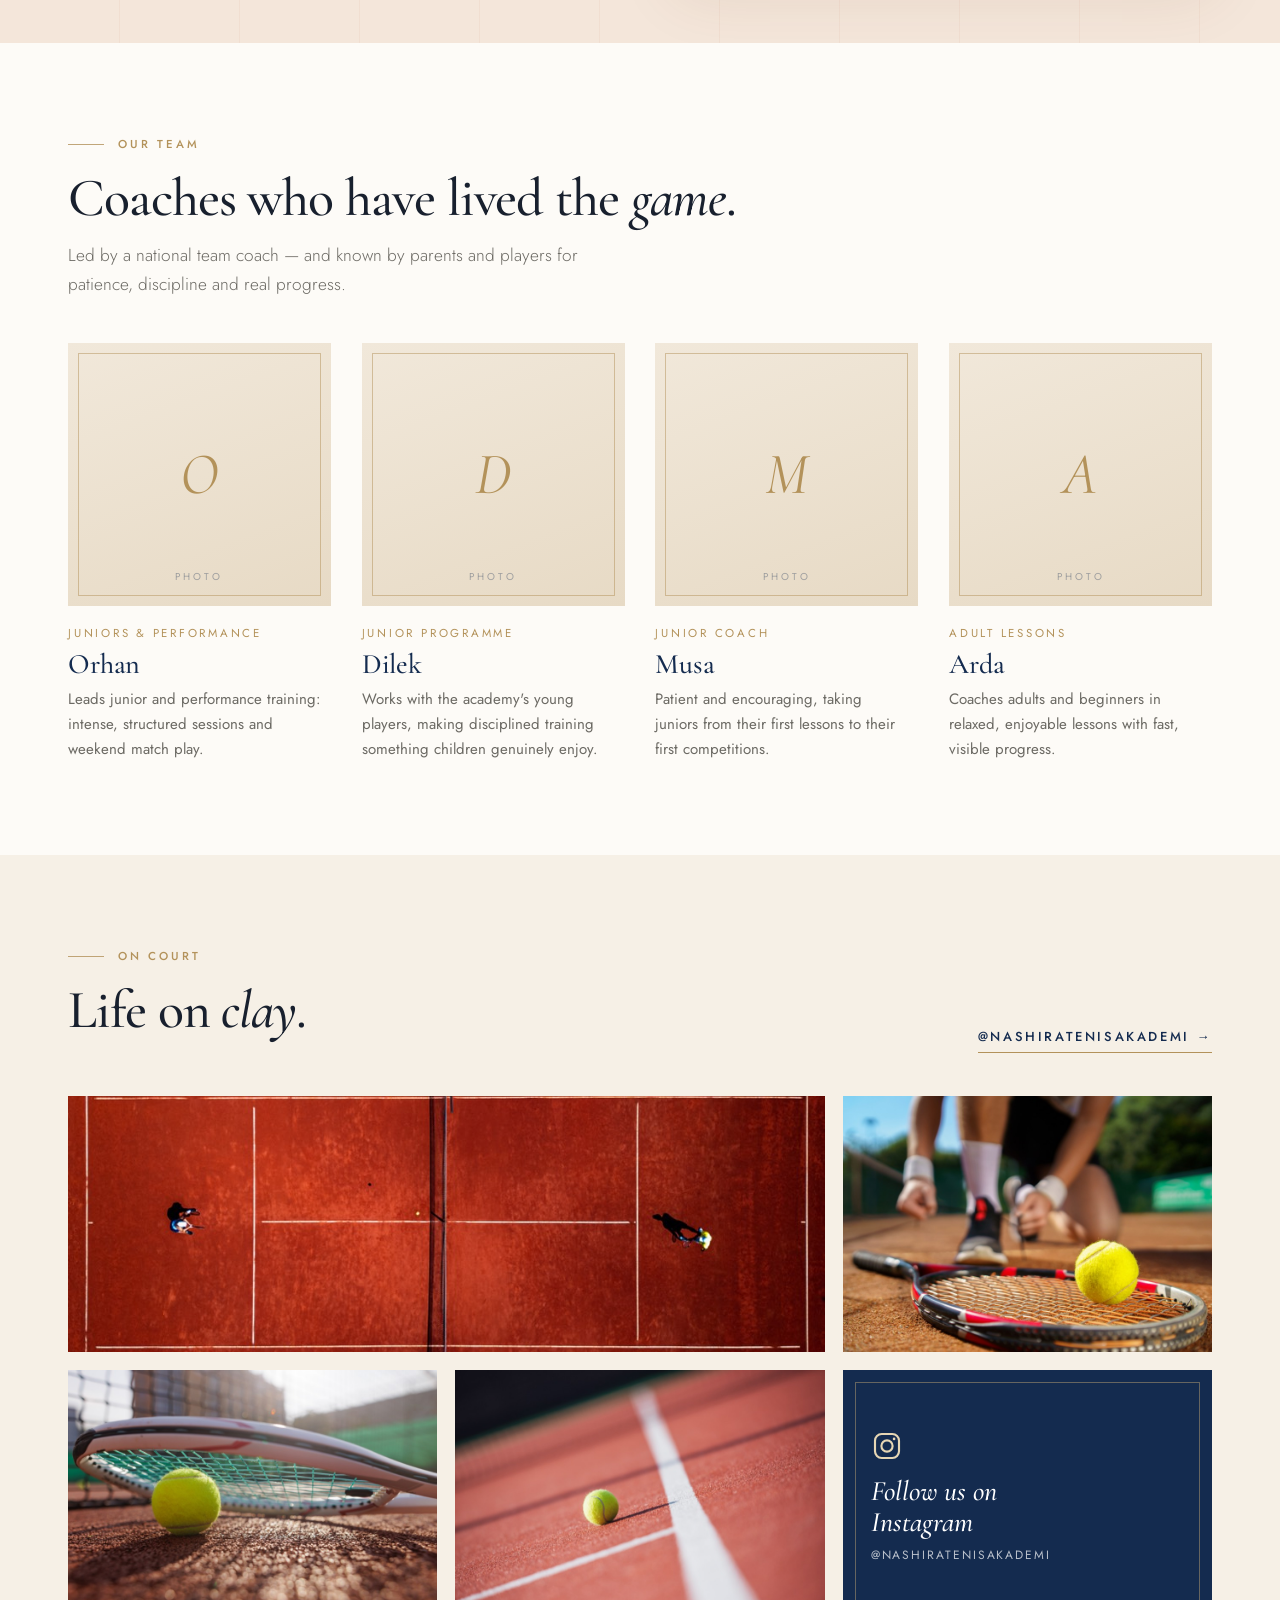
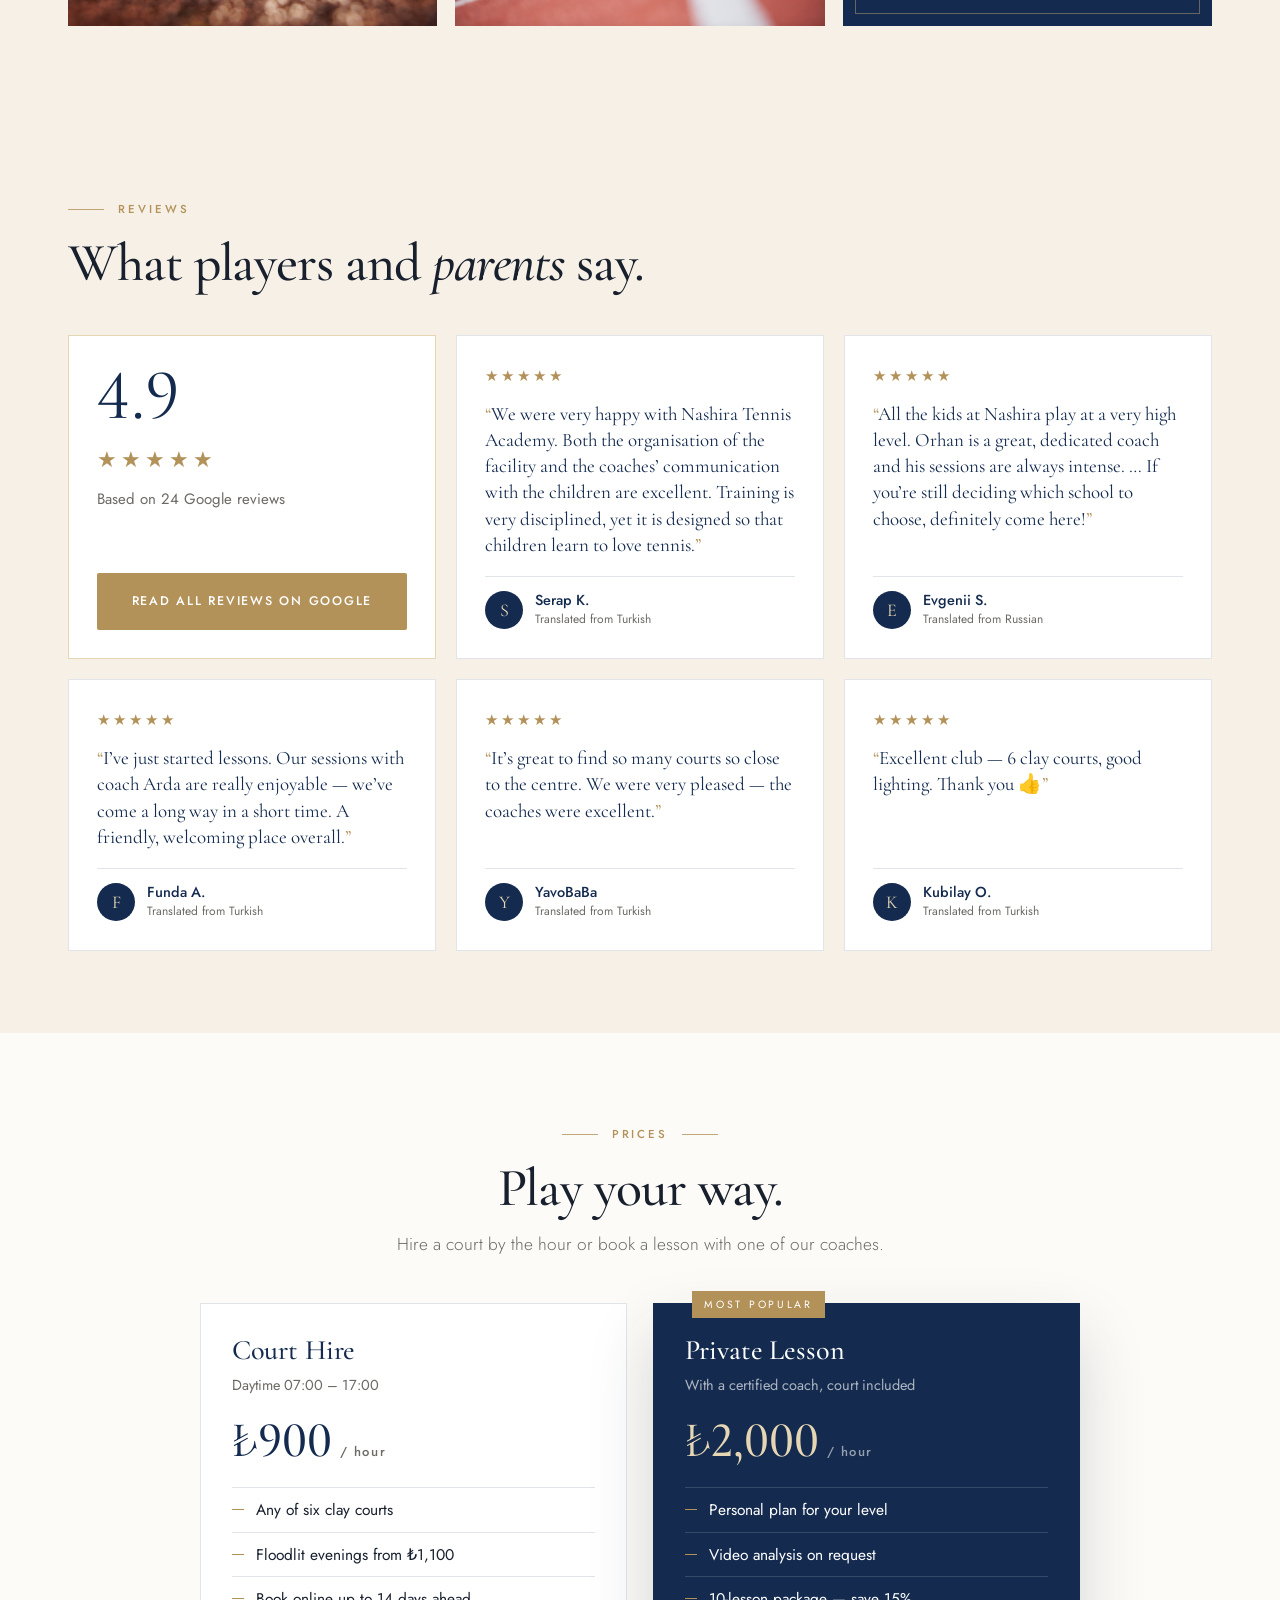
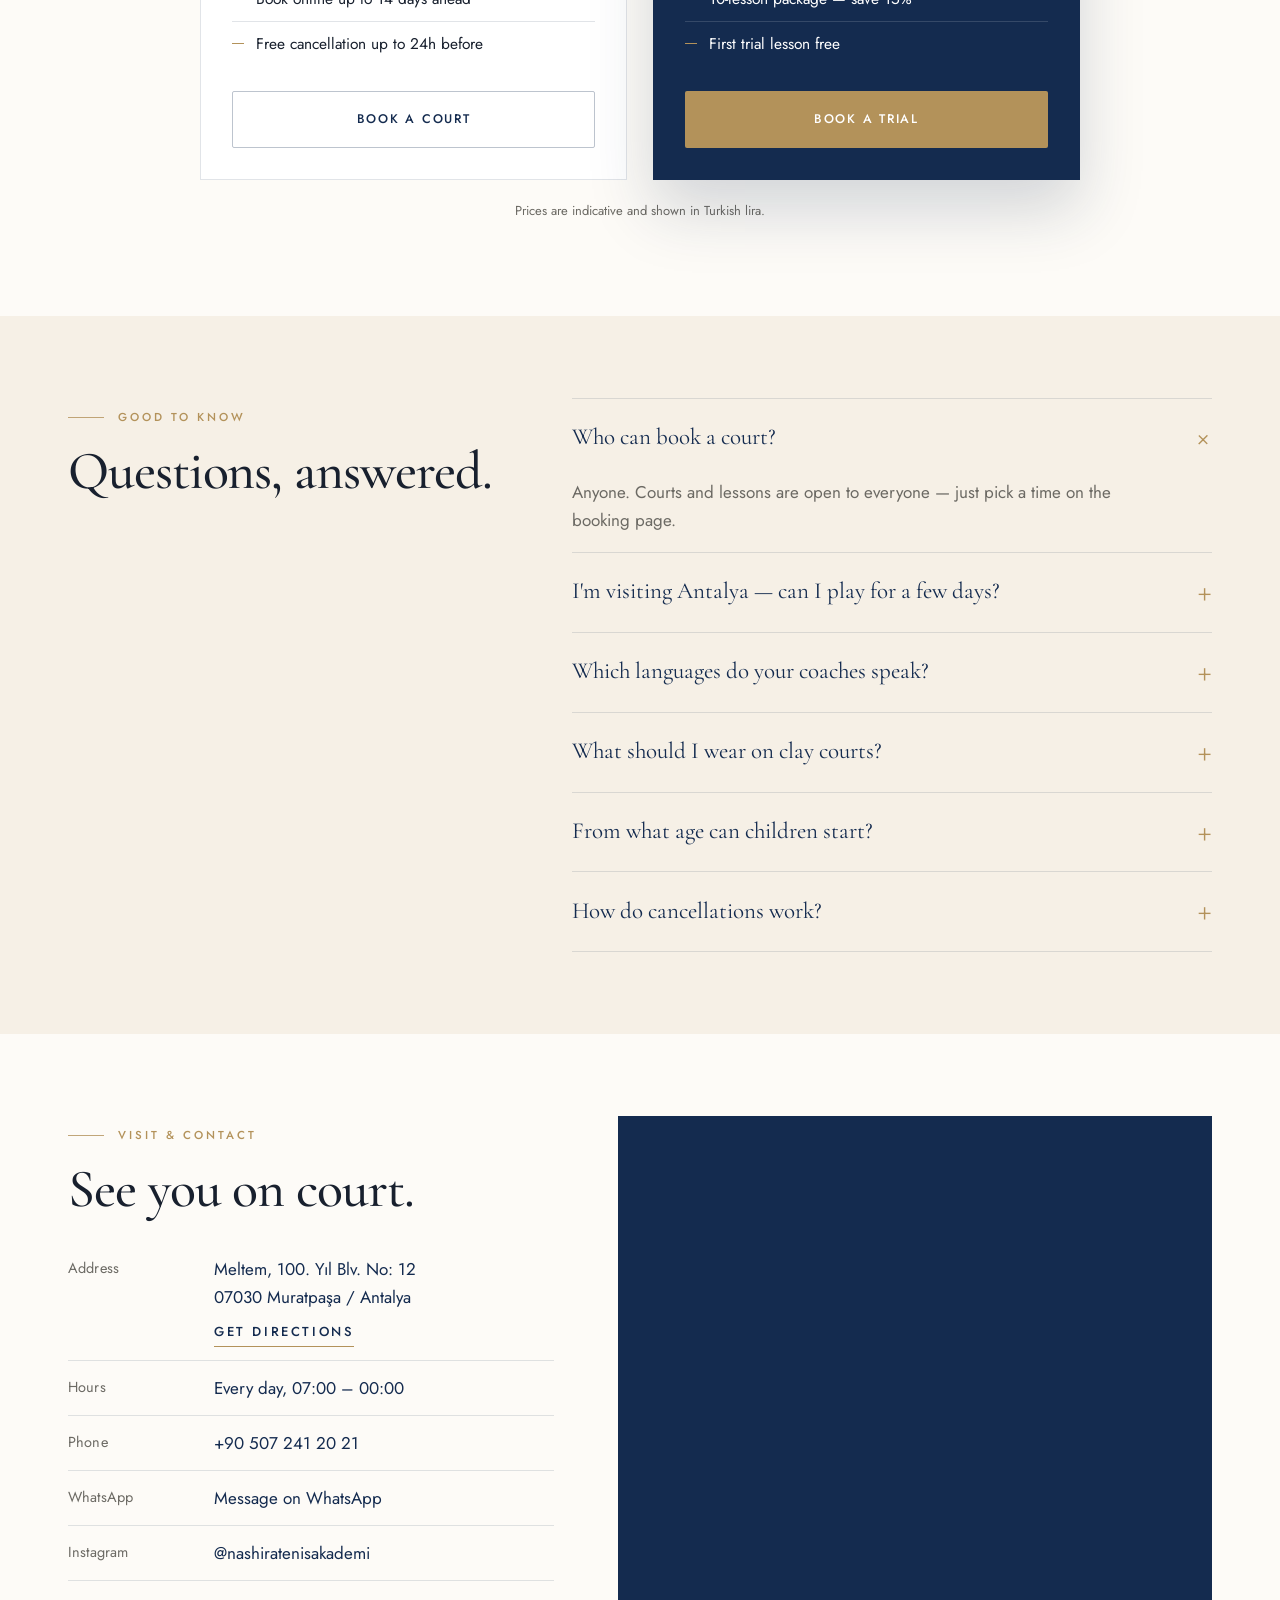
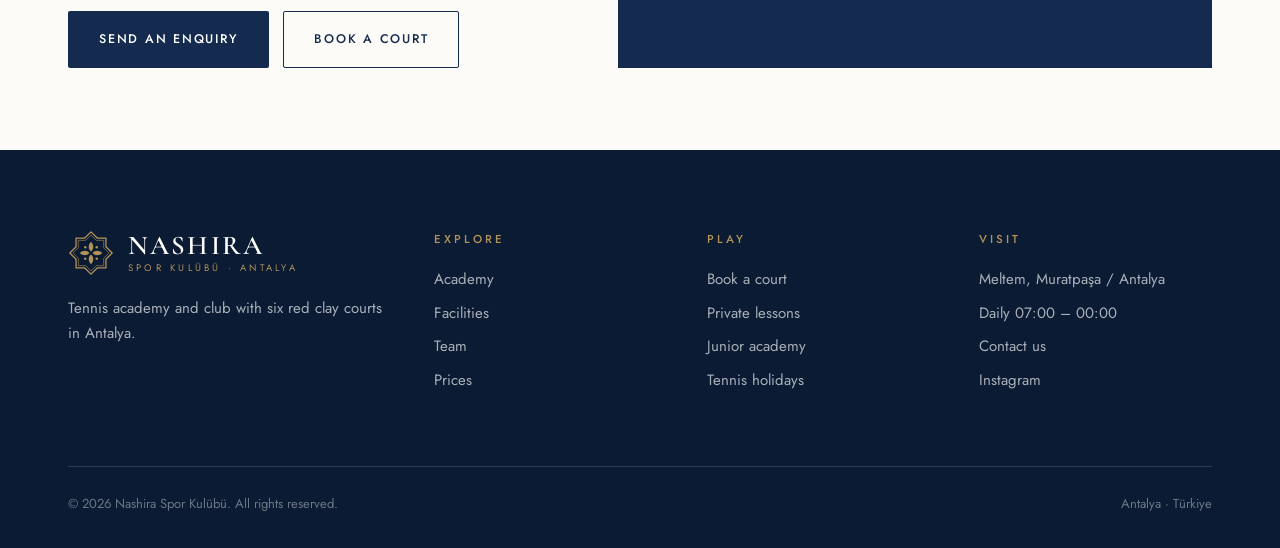
<file: versions/light-photos/index.html>
<!doctype html>
<html lang="en">
<head>
  <meta charset="utf-8">
  <meta name="viewport" content="width=device-width, initial-scale=1">
  <title data-i18n="meta.home">Nashira Spor Kulübü — Tennis Academy in Antalya</title>
  <meta name="description" content="Nashira Tennis Academy: six red clay courts in Antalya, near Konyaaltı beach. Private and group lessons, junior academy, holiday camps and online court booking.">
  <!-- Link previews (WhatsApp, Instagram, Facebook, Telegram). When the site is live,
       change og:image to the full address, e.g. https://nashira.example/assets/img/og-image.png -->
  <meta property="og:type" content="website">
  <meta property="og:site_name" content="Nashira Spor Kulübü">
  <meta property="og:title" content="Nashira Spor Kulübü — Tennis Academy in Antalya">
  <meta property="og:description" content="Six red clay courts, private and group lessons, junior academy and online court booking. Rated 4.9 on Google.">
  <meta property="og:image" content="assets/img/og-image.png">
  <meta property="og:image:width" content="1200">
  <meta property="og:image:height" content="630">
  <meta property="og:locale" content="en_GB">
  <meta property="og:locale:alternate" content="tr_TR">
  <meta property="og:locale:alternate" content="ru_RU">
  <meta name="twitter:card" content="summary_large_image">
  <meta name="theme-color" content="#fdfbf7">
  <link rel="preconnect" href="https://fonts.googleapis.com">
  <link rel="preconnect" href="https://fonts.gstatic.com" crossorigin>
  <link href="https://fonts.googleapis.com/css2?family=Cormorant+Garamond:ital,wght@0,500;0,600;1,500&family=Jost:wght@300;400;500&display=swap" rel="stylesheet">
  <link rel="stylesheet" href="assets/css/style.css">
  <link rel="stylesheet" href="assets/css/photos.css">
  <link rel="icon" href="data:image/svg+xml,%3Csvg xmlns='http://www.w3.org/2000/svg' viewBox='0 0 100 100'%3E%3Crect width='100' height='100' fill='%230e2442'/%3E%3Cpolygon fill='none' stroke='%23b3925a' stroke-width='6' points='50.0,11.0 61.4,22.4 77.6,22.4 77.6,38.6 89.0,50.0 77.6,61.4 77.6,77.6 61.4,77.6 50.0,89.0 38.6,77.6 22.4,77.6 22.4,61.4 11.0,50.0 22.4,38.6 22.4,22.4 38.6,22.4'/%3E%3C/svg%3E">
</head>
<body>

<!-- Shared emblem (recreated from the club logo) -->
<svg width="0" height="0" style="position:absolute" aria-hidden="true">
  <symbol id="emblem" viewBox="0 0 100 100">
    <polygon fill="none" stroke="#b3925a" stroke-width="2.8" stroke-linejoin="round" points="50.0,4.0 63.5,17.5 82.5,17.5 82.5,36.5 96.0,50.0 82.5,63.5 82.5,82.5 63.5,82.5 50.0,96.0 36.5,82.5 17.5,82.5 17.5,63.5 4.0,50.0 17.5,36.5 17.5,17.5 36.5,17.5"/>
    <polygon fill="none" stroke="#b3925a" stroke-width="1.3" stroke-linejoin="round" points="50.0,11.0 61.4,22.4 77.6,22.4 77.6,38.6 89.0,50.0 77.6,61.4 77.6,77.6 61.4,77.6 50.0,89.0 38.6,77.6 22.4,77.6 22.4,61.4 11.0,50.0 22.4,38.6 22.4,22.4 38.6,22.4"/>
    <g fill="#b3925a">
      <path id="petal" d="M50 46.5 C43.5 41.5 43.5 32 50 25.5 C56.5 32 56.5 41.5 50 46.5Z"/>
      <use href="#petal" transform="rotate(90 50 50)"/>
      <use href="#petal" transform="rotate(180 50 50)"/>
      <use href="#petal" transform="rotate(270 50 50)"/>
      <circle cx="37.5" cy="37.5" r="2.6"/><circle cx="62.5" cy="37.5" r="2.6"/>
      <circle cx="37.5" cy="62.5" r="2.6"/><circle cx="62.5" cy="62.5" r="2.6"/>
    </g>
  </symbol>
  <symbol id="arrow" viewBox="0 0 24 24"><path d="M4 12h15M13 6l6 6-6 6" fill="none" stroke="currentColor" stroke-width="1.6"/></symbol>
</svg>

<!-- ================= HEADER ================= -->
<header class="site-header" id="header">
  <div class="wrap header-inner">
    <a href="#top" class="brand" aria-label="Nashira Spor Kulübü — home">
      <svg class="brand-mark"><use href="#emblem"/></svg>
      <span class="brand-text">
        <span class="brand-name">NASHIRA</span>
        <span class="brand-sub">Spor Kulübü · Antalya</span>
      </span>
    </a>
    <nav class="nav" id="nav" aria-label="Main">
      <a href="#academy" data-i18n="nav.academy">Academy</a>
      <a href="#programs" data-i18n="nav.programs">Programmes</a>
      <a href="#facilities" data-i18n="nav.facilities">Facilities</a>
      <a href="#team" data-i18n="nav.team">Team</a>
      <a href="#pricing" data-i18n="nav.prices">Prices</a>
      <a href="#contact" data-i18n="nav.contact">Contact</a>
      <div class="lang" role="group" aria-label="Language">
        <button type="button" data-setlang="en" lang="en" aria-label="English">EN</button>
        <button type="button" data-setlang="tr" lang="tr" aria-label="Türkçe">TR</button>
        <button type="button" data-setlang="ru" lang="ru" aria-label="Русский">RU</button>
      </div>
      <a href="booking.html" class="btn btn-gold" data-i18n="nav.book">Book a court</a>
    </nav>
    <button class="burger" id="burger" aria-label="Open menu" aria-expanded="false" aria-controls="nav">
      <span></span><span></span><span></span>
    </button>
  </div>
</header>

<main id="top">

  <!-- ================= HERO ================= -->
  <section class="hero">
    <div class="hero-pattern" aria-hidden="true"></div>
    <div class="wrap hero-grid">
      <div class="hero-text">
        <div class="eyebrow reveal" data-i18n="hero.eyebrow">Tennis Academy · Antalya</div>
        <h1 class="reveal d1" data-i18n="hero.title">Tennis, <em>refined</em> on red clay.</h1>
        <p class="lead reveal d2" data-i18n="hero.lead">Six red clay courts between the Taurus mountains and the sea. Coaching and court hire for every level — from a first rally to tournament play.</p>
        <div class="hero-actions reveal d3">
          <a href="booking.html" class="btn btn-gold"><span data-i18n="cta.book">Book a court</span> <svg><use href="#arrow"/></svg></a>
          <a href="#contact" class="btn btn-ghost" data-enquire="trial" data-i18n="hero.trial">Free trial lesson</a>
        </div>
        <a class="hero-rating reveal d3" href="#reviews"><span class="stars" aria-hidden="true">★★★★★</span><b>4.9</b><span data-i18n="rating.google">on Google · 24 reviews</span></a>
      </div>

      <div class="hero-art reveal d2" aria-hidden="true">
        <div class="frame"></div>
        <div class="court-wrap photo">
          <img src="assets/img/photos/hero-forehand-900.jpg" srcset="assets/img/photos/hero-forehand-900.jpg 900w, assets/img/photos/hero-forehand.jpg 1800w" sizes="(max-width: 960px) 80vw, 440px" alt="Tennis player hitting a forehand on a red clay court" decoding="async" fetchpriority="high">
        </div>
        <div class="hero-badge">
          <strong>6</strong>
          <span data-i18n="hero.badge">Red clay<br>courts</span>
        </div>
      </div>
    </div>

    <div class="hero-foot">
      <div class="wrap">
        <small data-i18n="hero.open">Open daily · 07:00 – 00:00</small>
        <a href="#academy" class="scroll-cue"><small data-i18n="hero.discover">Discover</small><i></i></a>
      </div>
    </div>
  </section>

  <!-- ================= ABOUT ================= -->
  <section class="section" id="academy">
    <div class="wrap">
      <div class="about-grid">
        <div>
          <div class="eyebrow reveal" data-i18n="about.eyebrow">The Academy</div>
          <p class="about-quote reveal d1" data-i18n="about.quote">A private-club atmosphere with an academy's <em>discipline</em> — tennis the way it is played at Europe's great clay clubs.</p>
        </div>
        <div class="about-body reveal d2">
          <p data-i18n="about.p1">Nashira is a tennis academy and club close to Konyaaltı beach and the city centre. Our six red clay courts are the slowest, most forgiving surface in the game — the place where patience, footwork and shot-making are learned properly.</p>
          <p data-i18n="about.p2">Whether you are picking up a racket for the first time, raising a junior with ambitions, or looking for a regular game in Antalya, our coaches build the programme around you.</p>
          <div class="signature">
            <svg><use href="#emblem"/></svg>
            <div>Nashira Spor Kulübü<span>Antalya</span></div>
          </div>
        </div>
        <figure class="about-photos reveal d1">
          <img class="ph-main" src="assets/img/photos/about-net-900.jpg" srcset="assets/img/photos/about-net-900.jpg 900w, assets/img/photos/about-net.jpg 1800w" sizes="(max-width: 960px) 92vw, 560px" alt="Player resting at the net on a clay court" loading="lazy" decoding="async">
          <img class="ph-inset" src="assets/img/photos/about-ball-900.jpg" srcset="assets/img/photos/about-ball-900.jpg 900w, assets/img/photos/about-ball.jpg 1800w" sizes="(max-width: 960px) 45vw, 260px" alt="Coach holding out a tennis ball" loading="lazy" decoding="async">
        </figure>
      </div>

      <div class="stats">
        <div class="stat reveal"><strong><span data-count="6">6</span></strong><span data-i18n="stat.courts">Clay courts</span></div>
        <div class="stat reveal d1"><strong><span data-count="17">17</span><sup data-i18n="stat.h">h</sup></strong><span data-i18n="stat.hours">Open every day</span></div>
        <div class="stat reveal d2"><strong><span data-count="3">3</span></strong><span data-i18n="stat.langs">Coaching languages</span></div>
        <div class="stat reveal d3"><strong><span data-count="4">4</span><sup>+</sup></strong><span data-i18n="stat.age">Years — juniors from</span></div>
      </div>
    </div>
  </section>

  <!-- ================= PROGRAMMES ================= -->
  <section class="section programs" id="programs">
    <div class="wrap">
      <div class="section-head">
        <div class="eyebrow reveal" data-i18n="programs.eyebrow">Programmes</div>
        <h2 class="reveal d1" data-i18n="programs.title">Coaching for every <em class="serif-i">stage</em> of the game.</h2>
        <p class="lead reveal d2" data-i18n="programs.lead">Individual and group lessons for adults and juniors, structured by level and taught by certified coaches.</p>
      </div>

      <div class="program-grid">
        <article class="program reveal">
          <div class="program-num">I.</div>
          <h3 data-i18n="p1.title">Private Lessons</h3>
          <p data-i18n="p1.text">One coach, one player, total focus. Technique, tactics and match play tailored precisely to your game and your goals.</p>
          <div class="program-meta"><span data-i18n="p1.m1">60 / 90 min</span><b data-i18n="p1.m2">All levels</b></div>
        </article>
        <article class="program reveal d1">
          <div class="program-num">II.</div>
          <h3 data-i18n="p2.title">Semi-Private</h3>
          <p data-i18n="p2.text">Train with a partner of similar level — twice the rallies, shared cost, and a built-in rival to push you further.</p>
          <div class="program-meta"><span data-i18n="p2.m1">2 players</span><b data-i18n="p2.m2">60 min</b></div>
        </article>
        <article class="program reveal d2">
          <div class="program-num">III.</div>
          <h3 data-i18n="p3.title">Adult Group Clinics</h3>
          <p data-i18n="p3.text">Small groups of four to six, matched by level. Drills, point play and good company — beginner to advanced.</p>
          <div class="program-meta"><span data-i18n="p3.m1">4–6 players</span><b data-i18n="p3.m2">Weekly</b></div>
        </article>
        <article class="program reveal">
          <div class="program-num">IV.</div>
          <h3 data-i18n="p4.title">Junior Academy</h3>
          <p data-i18n="p4.text">Ages 4 to 16. Red, orange and green ball stages give children a clear pathway from first swing to first tournament.</p>
          <div class="program-meta"><span data-i18n="p4.m1">Ages 4–16</span><b data-i18n="p4.m2">Term-based</b></div>
        </article>
        <article class="program reveal d1">
          <div class="program-num">V.</div>
          <h3 data-i18n="p5.title">Performance Squad</h3>
          <p data-i18n="p5.text">High-intensity training for competitive players: on-court fitness, match analysis and tournament planning.</p>
          <div class="program-meta"><span data-i18n="p5.m1">By assessment</span><b data-i18n="p5.m2">Daily</b></div>
        </article>
        <article class="program reveal d2">
          <div class="program-num">VI.</div>
          <h3 data-i18n="p6.title">Tennis Holidays</h3>
          <p data-i18n="p6.text">Visiting Antalya? Join an intensive three- or five-day camp and pair your stay by the sea with real progress on court.</p>
          <div class="program-meta"><span data-i18n="p6.m1">3 / 5 days</span><b data-i18n="p6.m2">Year-round</b></div>
        </article>
      </div>
    </div>
  </section>

  <!-- ================= STATEMENT ================= -->
  <section class="statement">
    <div class="wrap">
      <svg class="statement-mark reveal" aria-hidden="true"><use href="#emblem"/></svg>
      <p class="statement-line reveal d1" data-i18n="statement">On clay, every <em>point</em> is earned.</p>
      <p class="statement-sub reveal d2" data-i18n="statement.sub">Led by a national team coach</p>
    </div>
  </section>

  <!-- ================= FACILITIES ================= -->
  <section class="section" id="facilities">
    <div class="wrap">
      <div class="section-head">
        <div class="eyebrow reveal" data-i18n="fac.eyebrow">Our Facilities</div>
        <h2 class="reveal d1" data-i18n="fac.title">Six courts. One quiet <em class="serif-i">corner</em> of Antalya.</h2>
      </div>

      <div class="facilities-grid">
        <figure class="court-map reveal" style="margin:0">
          <svg id="courtMap" viewBox="0 0 600 590" role="img" aria-label="Plan of the six clay courts and clubhouse"></svg>
          <figcaption><span data-i18n="fac.plan">Club plan</span><b data-i18n="fac.planInfo">Courts 1 – 6 · Red clay · Floodlit</b></figcaption>
        </figure>

        <ul class="feature-list">
          <li class="reveal">
            <span class="ico"><svg viewBox="0 0 24 24" fill="none" stroke="currentColor" stroke-width="1.3" stroke-linecap="round" stroke-linejoin="round" aria-hidden="true"><rect x="3" y="4" width="18" height="16" rx="1.5" /> <path d="M12 4v16" /> <path d="M3 8h18" /> <path d="M3 16h18" /> <path d="M7.5 8v8" /> <path d="M16.5 8v8" /></svg></span>
            <div><h4 data-i18n="f1.t">Six red clay courts</h4><p data-i18n="f1.p">Brushed, watered and lined every day — kind to the joints and true to the bounce.</p></div>
          </li>
          <li class="reveal d1">
            <span class="ico"><svg viewBox="0 0 24 24" fill="none" stroke="currentColor" stroke-width="1.3" stroke-linecap="round" stroke-linejoin="round" aria-hidden="true"><path d="M12 3a6 6 0 0 0 9 9 9 9 0 1 1-9-9" /> <path d="M20 3v4" /> <path d="M22 5h-4" /></svg></span>
            <div><h4 data-i18n="f2.t">Floodlit evenings</h4><p data-i18n="f2.p">LED lighting on every court, so you can play after the heat of the day — until midnight.</p></div>
          </li>
          <li class="reveal d2">
            <span class="ico"><svg viewBox="0 0 24 24" fill="none" stroke="currentColor" stroke-width="1.3" stroke-linecap="round" stroke-linejoin="round" aria-hidden="true"><path d="M10 2v2" /> <path d="M14 2v2" /> <path d="M16 8a1 1 0 0 1 1 1v8a4 4 0 0 1-4 4H7a4 4 0 0 1-4-4V9a1 1 0 0 1 1-1h14a4 4 0 1 1 0 8h-1" /> <path d="M6 2v2" /></svg></span>
            <div><h4 data-i18n="f3.t">Clubhouse &amp; terrace</h4><p data-i18n="f3.p">Coffee, fresh juices and shaded seating overlooking the courts.</p></div>
          </li>
          <li class="reveal">
            <span class="ico"><svg viewBox="0 0 24 24" fill="none" stroke="currentColor" stroke-width="1.3" stroke-linecap="round" stroke-linejoin="round" aria-hidden="true"><path d="m4 4 2.5 2.5" /> <path d="M13.5 6.5a4.95 4.95 0 0 0-7 7" /> <path d="M15 5 5 15" /> <path d="M14 17v.01" /> <path d="M10 16v.01" /> <path d="M13 13v.01" /> <path d="M16 10v.01" /> <path d="M11 20v.01" /> <path d="M17 14v.01" /> <path d="M20 11v.01" /></svg></span>
            <div><h4 data-i18n="f4.t">Changing rooms</h4><p data-i18n="f4.p">Showers, lockers and fresh towels for every player.</p></div>
          </li>
          <li class="reveal d1">
            <span class="ico"><svg viewBox="0 0 24 24" fill="none" stroke="currentColor" stroke-width="1.3" stroke-linecap="round" stroke-linejoin="round" aria-hidden="true"><path d="M6 2 3 6v14a2 2 0 0 0 2 2h14a2 2 0 0 0 2-2V6l-3-4Z" /> <path d="M3 6h18" /> <path d="M16 10a4 4 0 0 1-8 0" /></svg></span>
            <div><h4 data-i18n="f5.t">Pro shop &amp; stringing</h4><p data-i18n="f5.p">Demo rackets to try or rent, balls and grips, same-day restringing.</p></div>
          </li>
          <li class="reveal d2">
            <span class="ico"><svg viewBox="0 0 24 24" fill="none" stroke="currentColor" stroke-width="1.3" stroke-linecap="round" stroke-linejoin="round" aria-hidden="true"><rect width="18" height="18" x="3" y="3" rx="2" /> <path d="M9 17V7h4a3 3 0 0 1 0 6H9" /></svg></span>
            <div><h4 data-i18n="f6.t">Parking on site</h4><p data-i18n="f6.p">Arrive, park and walk straight onto court.</p></div>
          </li>
        </ul>
      </div>
    </div>
  </section>

  <!-- ================= BOOKING TEASER ================= -->
  <section class="section book-band" id="book">
    <div class="wrap book-band-grid">
      <div>
        <div class="eyebrow reveal" data-i18n="book.eyebrow">Court Booking</div>
        <h2 class="reveal d1" data-i18n="book.title">Reserve your court in under a minute.</h2>
        <p class="lead reveal d2" data-i18n="book.lead">See live availability across all six courts, pick your time and confirm instantly — no phone calls, no waiting.</p>
        <a href="booking.html" class="btn btn-navy reveal d3"><span data-i18n="book.cta">Open the booking calendar</span> <svg><use href="#arrow"/></svg></a>
      </div>
      <div class="today-card reveal d2">
        <header>
          <h3 id="todayTitle"></h3>
          <span id="todayLabel"></span>
        </header>
        <div id="todayRows"></div>
      </div>
    </div>
  </section>

  <!-- ================= TEAM ================= -->
  <section class="section" id="team">
    <div class="wrap">
      <div class="section-head">
        <div class="eyebrow reveal" data-i18n="team.eyebrow">Our Team</div>
        <h2 class="reveal d1" data-i18n="team.title">Coaches who have lived the <em class="serif-i">game</em>.</h2>
        <p class="lead reveal d2" data-i18n="team.lead">Led by a national team coach — and known by parents and players for patience, discipline and real progress.</p>
      </div>

      <div class="team-grid">
        <article class="coach reveal">
          <div class="coach-photo"><span class="mono">O</span><span class="ph-note" data-i18n="team.photo">Photo</span></div>
          <div class="role" data-i18n="c1.role">Juniors &amp; Performance</div>
          <h3 data-i18n="c1.name">Orhan</h3>
          <p data-i18n="c1.bio">Leads junior and performance training: intense, structured sessions and weekend match play.</p>
        </article>
        <article class="coach reveal d1">
          <div class="coach-photo"><span class="mono">D</span><span class="ph-note" data-i18n="team.photo">Photo</span></div>
          <div class="role" data-i18n="c2.role">Junior Programme</div>
          <h3 data-i18n="c2.name">Dilek</h3>
          <p data-i18n="c2.bio">Works with the academy's young players, making disciplined training something children genuinely enjoy.</p>
        </article>
        <article class="coach reveal d2">
          <div class="coach-photo"><span class="mono">M</span><span class="ph-note" data-i18n="team.photo">Photo</span></div>
          <div class="role" data-i18n="c3.role">Junior Coach</div>
          <h3 data-i18n="c3.name">Musa</h3>
          <p data-i18n="c3.bio">Patient and encouraging, taking juniors from their first lessons to their first competitions.</p>
        </article>
        <article class="coach reveal d3">
          <div class="coach-photo"><span class="mono">A</span><span class="ph-note" data-i18n="team.photo">Photo</span></div>
          <div class="role" data-i18n="c4.role">Adult Lessons</div>
          <h3 data-i18n="c4.name">Arda</h3>
          <p data-i18n="c4.bio">Coaches adults and beginners in relaxed, enjoyable lessons with fast, visible progress.</p>
        </article>
      </div>
    </div>
  </section>

  <!-- ================= GALLERY ================= -->
  <section class="section gallery" id="gallery">
    <div class="wrap">
      <div class="section-head gallery-head">
        <div>
          <div class="eyebrow reveal" data-i18n="gal.eyebrow">On court</div>
          <h2 class="reveal d1" data-i18n="gal.title">Life on <em>clay</em>.</h2>
        </div>
        <a class="link-arrow reveal d2" href="https://www.instagram.com/nashiratenisakademi/" target="_blank" rel="noopener">@nashiratenisakademi &rarr;</a>
      </div>
      <div class="gallery-grid">
        <figure class="g-tile g-wide reveal"><img src="assets/img/photos/gallery-aerial-900.jpg" srcset="assets/img/photos/gallery-aerial-900.jpg 900w, assets/img/photos/gallery-aerial.jpg 1800w" sizes="(max-width: 960px) 92vw, 800px" alt="Aerial view of a clay court with two players" loading="lazy" decoding="async"></figure>
        <figure class="g-tile reveal d1"><img src="assets/img/photos/gallery-shoe-900.jpg" srcset="assets/img/photos/gallery-shoe-900.jpg 900w, assets/img/photos/gallery-shoe.jpg 1800w" sizes="(max-width: 620px) 92vw, 400px" alt="Player tying a shoe next to a racket and ball" loading="lazy" decoding="async"></figure>
        <figure class="g-tile reveal"><img src="assets/img/photos/gallery-racket-900.jpg" srcset="assets/img/photos/gallery-racket-900.jpg 900w, assets/img/photos/gallery-racket.jpg 1800w" sizes="(max-width: 620px) 92vw, 400px" alt="Racket and ball on court in the evening sun" loading="lazy" decoding="async"></figure>
        <figure class="g-tile reveal d1"><img src="assets/img/photos/gallery-line-900.jpg" srcset="assets/img/photos/gallery-line-900.jpg 900w, assets/img/photos/gallery-line.jpg 1800w" sizes="(max-width: 620px) 92vw, 400px" alt="Tennis ball beside a court line" loading="lazy" decoding="async"></figure>
        <a class="g-tile g-insta reveal d2" href="https://www.instagram.com/nashiratenisakademi/" target="_blank" rel="noopener">
          <svg viewBox="0 0 24 24" fill="none" stroke="currentColor" stroke-width="1.6" aria-hidden="true"><rect x="3" y="3" width="18" height="18" rx="5"/><circle cx="12" cy="12" r="4.2"/><circle cx="17.3" cy="6.7" r="1" fill="currentColor" stroke="none"/></svg>
          <b data-i18n="gal.follow">Follow us on Instagram</b>
          <span>@nashiratenisakademi</span>
        </a>
      </div>
    </div>
  </section>

  <!-- ================= REVIEWS ================= -->
  <section class="section reviews" id="reviews">
    <div class="wrap">
      <div class="section-head">
        <div class="eyebrow reveal" data-i18n="rev.eyebrow">Reviews</div>
        <h2 class="reveal d1" data-i18n="rev.title">What players and <em class="serif-i">parents</em> say.</h2>
      </div>
      <div class="review-grid" id="reviewGrid">
        <div class="review-score reveal">
          <div class="score-num">4.9</div>
          <div class="stars" role="img" aria-label="4.9 / 5">★★★★★</div>
          <p data-i18n="rev.based">Based on 24 Google reviews</p>
          <a class="btn btn-gold btn-block" href="https://maps.app.goo.gl/fGAP67XN2ySis7fN7" target="_blank" rel="noopener" data-i18n="rev.all">Read all reviews on Google</a>
        </div>
      </div>
    </div>
  </section>

  <!-- ================= PRICING ================= -->
  <section class="section pricing" id="pricing">
    <div class="wrap">
      <div class="section-head center">
        <div class="eyebrow both reveal" data-i18n="pricing.eyebrow">Prices</div>
        <h2 class="reveal d1" data-i18n="pricing.title">Play your way.</h2>
        <p class="lead reveal d2" data-i18n="pricing.lead">Hire a court by the hour or book a lesson with one of our coaches.</p>
      </div>

      <div class="price-grid">
        <div class="price reveal">
          <h3 data-i18n="pr1.title">Court Hire</h3>
          <p class="sub" data-i18n="pr1.sub">Daytime 07:00 – 17:00</p>
          <div class="amount"><span data-amount="900">₺900</span> <small data-i18n="per.hour">/ hour</small></div>
          <ul>
            <li data-i18n="pr1.l1">Any of six clay courts</li>
            <li data-i18n="pr1.l2">Floodlit evenings from ₺1,100</li>
            <li data-i18n="pr1.l3">Book online up to 14 days ahead</li>
            <li data-i18n="pr1.l4">Free cancellation up to 24h before</li>
          </ul>
          <a href="booking.html" class="btn btn-ghost btn-block" data-i18n="cta.book">Book a court</a>
        </div>
        <div class="price featured reveal d1">
          <span class="tag" data-i18n="pr2.tag">Most popular</span>
          <h3 data-i18n="pr2.title">Private Lesson</h3>
          <p class="sub" data-i18n="pr2.sub">With a certified coach, court included</p>
          <div class="amount"><span data-amount="2000">₺2,000</span> <small data-i18n="per.hour">/ hour</small></div>
          <ul>
            <li data-i18n="pr2.l1">Personal plan for your level</li>
            <li data-i18n="pr2.l2">Video analysis on request</li>
            <li data-i18n="pr2.l3">10-lesson package — save 15%</li>
            <li data-i18n="pr2.l4">First trial lesson free</li>
          </ul>
          <a href="#contact" class="btn btn-navy btn-block" data-enquire="trial" data-i18n="pr2.cta">Book a trial</a>
        </div>
      </div>
      <p class="price-note" data-i18n="pricing.note">Prices are indicative and shown in Turkish lira.</p>
    </div>
  </section>

  <!-- ================= FAQ ================= -->
  <section class="section faq" id="faq">
    <div class="wrap faq-grid">
      <div>
        <div class="eyebrow reveal" data-i18n="faq.eyebrow">Good to know</div>
        <h2 class="reveal d1" data-i18n="faq.title">Questions, answered.</h2>
      </div>
      <div class="reveal d1">
        <details open>
          <summary data-i18n="q1">Who can book a court?</summary>
          <p data-i18n="a1">Anyone. Courts and lessons are open to everyone — just pick a time on the booking page.</p>
        </details>
        <details>
          <summary data-i18n="q2">I'm visiting Antalya — can I play for a few days?</summary>
          <p data-i18n="a2">Of course. Book a court online, take a lesson, or join a three- or five-day tennis holiday camp. Rackets and balls are available to rent.</p>
        </details>
        <details>
          <summary data-i18n="q3">Which languages do your coaches speak?</summary>
          <p data-i18n="a3">Our team coaches in Turkish, English and Russian.</p>
        </details>
        <details>
          <summary data-i18n="q4">What should I wear on clay courts?</summary>
          <p data-i18n="a4">Tennis shoes with a clay or all-court (herringbone) sole. Running shoes and dark-soled trainers damage the surface, so please avoid them.</p>
        </details>
        <details>
          <summary data-i18n="q5">From what age can children start?</summary>
          <p data-i18n="a5">From four years old. Our Junior Academy uses softer red, orange and green balls and smaller courts so children rally from the very first lesson.</p>
        </details>
        <details>
          <summary data-i18n="q6">How do cancellations work?</summary>
          <p data-i18n="a6">Court bookings and lessons can be cancelled free of charge up to 24 hours before the start time.</p>
        </details>
      </div>
    </div>
  </section>

  <!-- ================= CONTACT ================= -->
  <section class="section contact" id="contact">
    <div class="wrap contact-grid">
      <div>
        <div class="eyebrow reveal" data-i18n="contact.eyebrow">Visit &amp; Contact</div>
        <h2 class="reveal d1" data-i18n="contact.title">See you on court.</h2>
        <ul class="contact-list reveal d2">
          <li><span data-i18n="contact.address">Address</span><div>Meltem, 100. Yıl Blv. No: 12<br>07030 Muratpaşa / Antalya<br><a class="link-arrow" style="margin-top:10px" href="https://maps.app.goo.gl/fGAP67XN2ySis7fN7" target="_blank" rel="noopener" data-i18n="contact.directions">Get directions</a></div></li>
          <li><span data-i18n="contact.hours">Hours</span><div data-i18n="contact.hoursVal">Every day, 07:00 – 00:00</div></li>
          <li><span data-i18n="contact.phone">Phone</span><div><a href="tel:+905072412021">+90 507 241 20 21</a></div></li>
          <li><span>WhatsApp</span><div><a href="https://wa.me/905072412021" target="_blank" rel="noopener" data-i18n="contact.wa">Message on WhatsApp</a></div></li>
          <li><span>Instagram</span><div><a href="https://www.instagram.com/nashiratenisakademi/" target="_blank" rel="noopener">@nashiratenisakademi</a></div></li>
        </ul>
        <div class="hero-actions reveal d3">
          <a href="#contact" class="btn btn-navy" data-enquire="trial" data-i18n="enq.open">Send an enquiry</a>
          <a href="booking.html" class="btn btn-line" data-i18n="cta.book">Book a court</a>
        </div>
      </div>
      <div class="map-frame reveal d1">
        <iframe title="Map: Nashira Spor Kulübü Tenis Akademisi" loading="lazy" referrerpolicy="no-referrer-when-downgrade"
          src="https://maps.google.com/maps?q=Nashira%20Spor%20Kul%C3%BCb%C3%BC%20Tenis%20Akademisi%2C%20100.%20Y%C4%B1l%20Blv%2012%2C%20Antalya&amp;ll=36.8875694,30.6707861&amp;z=16&amp;output=embed"></iframe>
      </div>
    </div>
  </section>

</main>

<!-- ================= FOOTER ================= -->
<footer class="site-footer">
  <div class="wrap">
    <div class="footer-grid">
      <div>
        <a href="#top" class="brand">
          <svg class="brand-mark"><use href="#emblem"/></svg>
          <span class="brand-text"><span class="brand-name">NASHIRA</span><span class="brand-sub">Spor Kulübü · Antalya</span></span>
        </a>
        <p data-i18n="footer.about">Tennis academy and club with six red clay courts in Antalya.</p>
      </div>
      <div>
        <h5 data-i18n="footer.explore">Explore</h5>
        <ul>
          <li><a href="#academy" data-i18n="nav.academy">Academy</a></li>
          <li><a href="#facilities" data-i18n="nav.facilities">Facilities</a></li>
          <li><a href="#team" data-i18n="nav.team">Team</a></li>
          <li><a href="#pricing" data-i18n="nav.prices">Prices</a></li>
        </ul>
      </div>
      <div>
        <h5 data-i18n="footer.play">Play</h5>
        <ul>
          <li><a href="booking.html" data-i18n="cta.book">Book a court</a></li>
          <li><a href="#programs" data-i18n="p1.title">Private lessons</a></li>
          <li><a href="#programs" data-i18n="p4.title">Junior academy</a></li>
          <li><a href="#programs" data-i18n="p6.title">Tennis holidays</a></li>
        </ul>
      </div>
      <div>
        <h5 data-i18n="footer.visit">Visit</h5>
        <ul>
          <li>Meltem, Muratpaşa / Antalya</li>
          <li data-i18n="footer.daily">Daily 07:00 – 00:00</li>
          <li><a href="#contact" data-i18n="footer.contactUs">Contact us</a></li>
          <li><a href="https://www.instagram.com/nashiratenisakademi/" target="_blank" rel="noopener">Instagram</a></li>
        </ul>
      </div>
    </div>
    <div class="footer-bottom">
      <span>© <span class="year"></span> Nashira Spor Kulübü. <span data-i18n="footer.rights">All rights reserved.</span></span>
      <span data-i18n="footer.country">Antalya · Türkiye</span>
    </div>
  </div>
</footer>

<a href="https://wa.me/905072412021" class="wa-float" target="_blank" rel="noopener" aria-label="WhatsApp">
  <svg viewBox="0 0 24 24" fill="currentColor"><path d="M12 2.2a9.7 9.7 0 0 0-8.4 14.6L2.3 21.7l5-1.3A9.7 9.7 0 1 0 12 2.2zm0 17.7a8 8 0 0 1-4.1-1.1l-.3-.2-3 .8.8-2.9-.2-.3A8 8 0 1 1 12 19.9zm4.4-6c-.2-.1-1.4-.7-1.7-.8-.2-.1-.4-.1-.5.1l-.8 1c-.1.2-.3.2-.5.1a6.6 6.6 0 0 1-3.3-2.9c-.2-.4.2-.4.7-1.3.1-.2 0-.3 0-.4l-.8-1.8c-.2-.5-.4-.4-.5-.4h-.5a.9.9 0 0 0-.7.3 2.8 2.8 0 0 0-.9 2.1 4.9 4.9 0 0 0 1 2.6 11.2 11.2 0 0 0 4.3 3.8c1.6.7 2.2.7 3 .6a2.5 2.5 0 0 0 1.7-1.2 2 2 0 0 0 .1-1.2c0-.1-.2-.2-.4-.3z"/></svg>
</a>

<!-- Enquiry form (opens from "Free trial lesson", "Book a trial", "Enquire", "Send an enquiry") -->
<div class="modal" id="enquiry" role="dialog" aria-modal="true" aria-labelledby="enqTitle">
  <div class="modal-card enquiry-card">
    <button type="button" class="modal-x" id="enqClose" aria-label="Close">&times;</button>

    <form id="enqForm" novalidate>
      <div class="eyebrow" data-i18n="enq.eyebrow">Enquiry</div>
      <h3 id="enqTitle" data-i18n="enq.title">Tell us about your <em>game</em>.</h3>
      <p class="enq-lead" data-i18n="enq.lead">We'll get back to you on WhatsApp to arrange a time.</p>

      <div class="field">
        <label for="eInterest" data-i18n="enq.interest">I'm interested in</label>
        <select id="eInterest">
          <option value="trial" data-i18n="hero.trial">Free trial lesson</option>
          <option value="private" data-i18n="p1.title">Private Lessons</option>
          <option value="semi" data-i18n="p2.title">Semi-Private</option>
          <option value="group" data-i18n="p3.title">Adult Group Clinics</option>
          <option value="junior" data-i18n="p4.title">Junior Academy</option>
          <option value="performance" data-i18n="p5.title">Performance Squad</option>
          <option value="holiday" data-i18n="p6.title">Tennis Holidays</option>
        </select>
      </div>

      <div class="enq-row">
        <fieldset class="field">
          <legend data-i18n="enq.for">Who is it for?</legend>
          <div class="chips">
            <label class="chip"><input type="radio" name="eFor" value="adult" checked><span data-i18n="enq.adult">Myself</span></label>
            <label class="chip"><input type="radio" name="eFor" value="child"><span data-i18n="enq.child">My child</span></label>
          </div>
        </fieldset>
        <div class="field" id="eAgeField" hidden>
          <label for="eAge" data-i18n="enq.age">Child's age</label>
          <input id="eAge" type="number" min="3" max="18" inputmode="numeric">
        </div>
      </div>

      <fieldset class="field">
        <legend data-i18n="enq.level">Level</legend>
        <div class="chips">
          <label class="chip"><input type="radio" name="eLevel" value="new" checked><span data-i18n="lvl.new">New to tennis</span></label>
          <label class="chip"><input type="radio" name="eLevel" value="some"><span data-i18n="lvl.some">Some experience</span></label>
          <label class="chip"><input type="radio" name="eLevel" value="adv"><span data-i18n="lvl.adv">Advanced</span></label>
          <label class="chip"><input type="radio" name="eLevel" value="comp"><span data-i18n="lvl.comp">Competitive</span></label>
        </div>
      </fieldset>

      <fieldset class="field">
        <legend data-i18n="enq.when">Best times</legend>
        <div class="chips">
          <label class="chip"><input type="checkbox" name="eWhen" value="morning"><span data-i18n="when.morning">Weekday mornings</span></label>
          <label class="chip"><input type="checkbox" name="eWhen" value="evening"><span data-i18n="when.evening">Weekday evenings</span></label>
          <label class="chip"><input type="checkbox" name="eWhen" value="weekend"><span data-i18n="when.weekend">Weekends</span></label>
        </div>
      </fieldset>

      <div class="enq-row">
        <div class="field"><label for="eName" data-i18n="f.name">Full name</label><input id="eName" autocomplete="name"></div>
        <div class="field"><label for="ePhone" data-i18n="f.phone">Phone / WhatsApp</label><input id="ePhone" type="tel" autocomplete="tel" placeholder="+90"></div>
      </div>

      <div class="field">
        <label for="eMsg" data-i18n="enq.msg">Anything else? (optional)</label>
        <textarea id="eMsg" rows="3"></textarea>
      </div>

      <label class="check consent" id="eConsentWrap"><input type="checkbox" id="eConsent"><span data-i18n="enq.consent">I agree that Nashira may contact me about this enquiry. My details are used only to reply.</span><em></em></label>

      <button class="btn btn-navy btn-block" type="submit">
        <svg viewBox="0 0 24 24" fill="currentColor" aria-hidden="true" style="width:18px;height:18px"><path d="M12 2.2a9.7 9.7 0 0 0-8.4 14.6L2.3 21.7l5-1.3A9.7 9.7 0 1 0 12 2.2zm4.4 11.7c-.2-.1-1.4-.7-1.7-.8-.2-.1-.4-.1-.5.1l-.8 1c-.1.2-.3.2-.5.1a6.6 6.6 0 0 1-3.3-2.9c-.2-.4.2-.4.7-1.3.1-.2 0-.3 0-.4l-.8-1.8c-.2-.5-.4-.4-.5-.4h-.5a.9.9 0 0 0-.7.3 2.8 2.8 0 0 0-.9 2.1 4.9 4.9 0 0 0 1 2.6 11.2 11.2 0 0 0 4.3 3.8c1.6.7 2.2.7 3 .6a2.5 2.5 0 0 0 1.7-1.2 2 2 0 0 0 .1-1.2c0-.1-.2-.2-.4-.3z"/></svg>
        <span data-i18n="enq.send">Send via WhatsApp</span>
      </button>
      <p class="fine center"><span data-i18n="enq.or">or call us</span> <a href="tel:+905072412021">+90 507 241 20 21</a></p>
    </form>

    <div class="enq-done" id="enqDone" hidden>
      <svg class="mark"><use href="#emblem"/></svg>
      <h3 id="enqDoneTitle"></h3>
      <p data-i18n="enq.doneText">WhatsApp has opened with your message — just press send. We'll be in touch soon.</p>
      <div class="modal-actions">
        <button type="button" class="btn btn-navy" id="enqDoneClose" data-i18n="m.done">Done</button>
        <a class="btn btn-line" id="enqRetry" href="#" target="_blank" rel="noopener" data-i18n="enq.retry">Open WhatsApp again</a>
      </div>
    </div>
  </div>
</div>

<div class="mobile-cta" id="mobileCta">
  <a href="booking.html" class="btn btn-gold" data-i18n="cta.book">Book a court</a>
  <a href="https://wa.me/905072412021" class="mc-wa" target="_blank" rel="noopener" aria-label="WhatsApp">
    <svg viewBox="0 0 24 24" fill="currentColor"><path d="M12 2.2a9.7 9.7 0 0 0-8.4 14.6L2.3 21.7l5-1.3A9.7 9.7 0 1 0 12 2.2zm0 17.7a8 8 0 0 1-4.1-1.1l-.3-.2-3 .8.8-2.9-.2-.3A8 8 0 1 1 12 19.9zm4.4-6c-.2-.1-1.4-.7-1.7-.8-.2-.1-.4-.1-.5.1l-.8 1c-.1.2-.3.2-.5.1a6.6 6.6 0 0 1-3.3-2.9c-.2-.4.2-.4.7-1.3.1-.2 0-.3 0-.4l-.8-1.8c-.2-.5-.4-.4-.5-.4h-.5a.9.9 0 0 0-.7.3 2.8 2.8 0 0 0-.9 2.1 4.9 4.9 0 0 0 1 2.6 11.2 11.2 0 0 0 4.3 3.8c1.6.7 2.2.7 3 .6a2.5 2.5 0 0 0 1.7-1.2 2 2 0 0 0 .1-1.2c0-.1-.2-.2-.4-.3z"/></svg>
  </a>
</div>

<div class="toast" id="toast" role="status" aria-live="polite"></div>

<script src="assets/js/i18n.js"></script>
<script src="assets/js/app.js"></script>
</body>
</html>
</file>
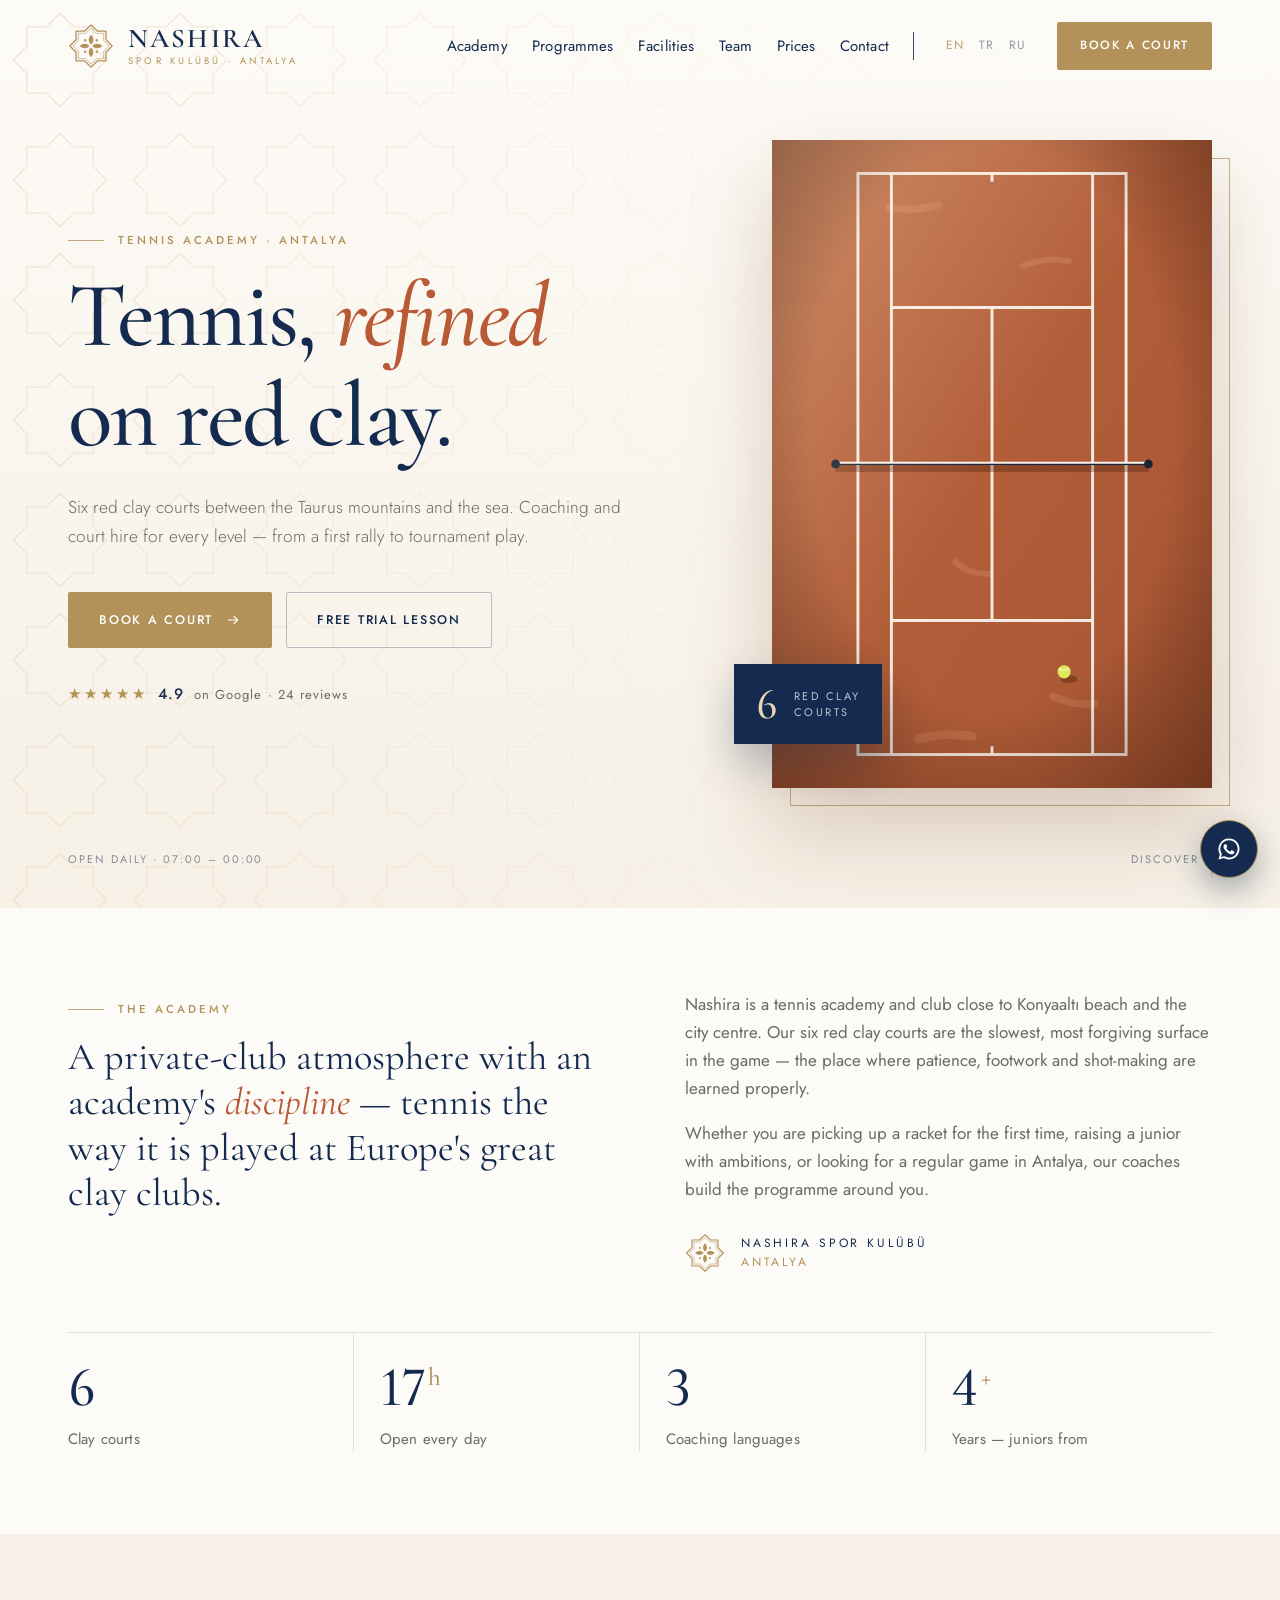
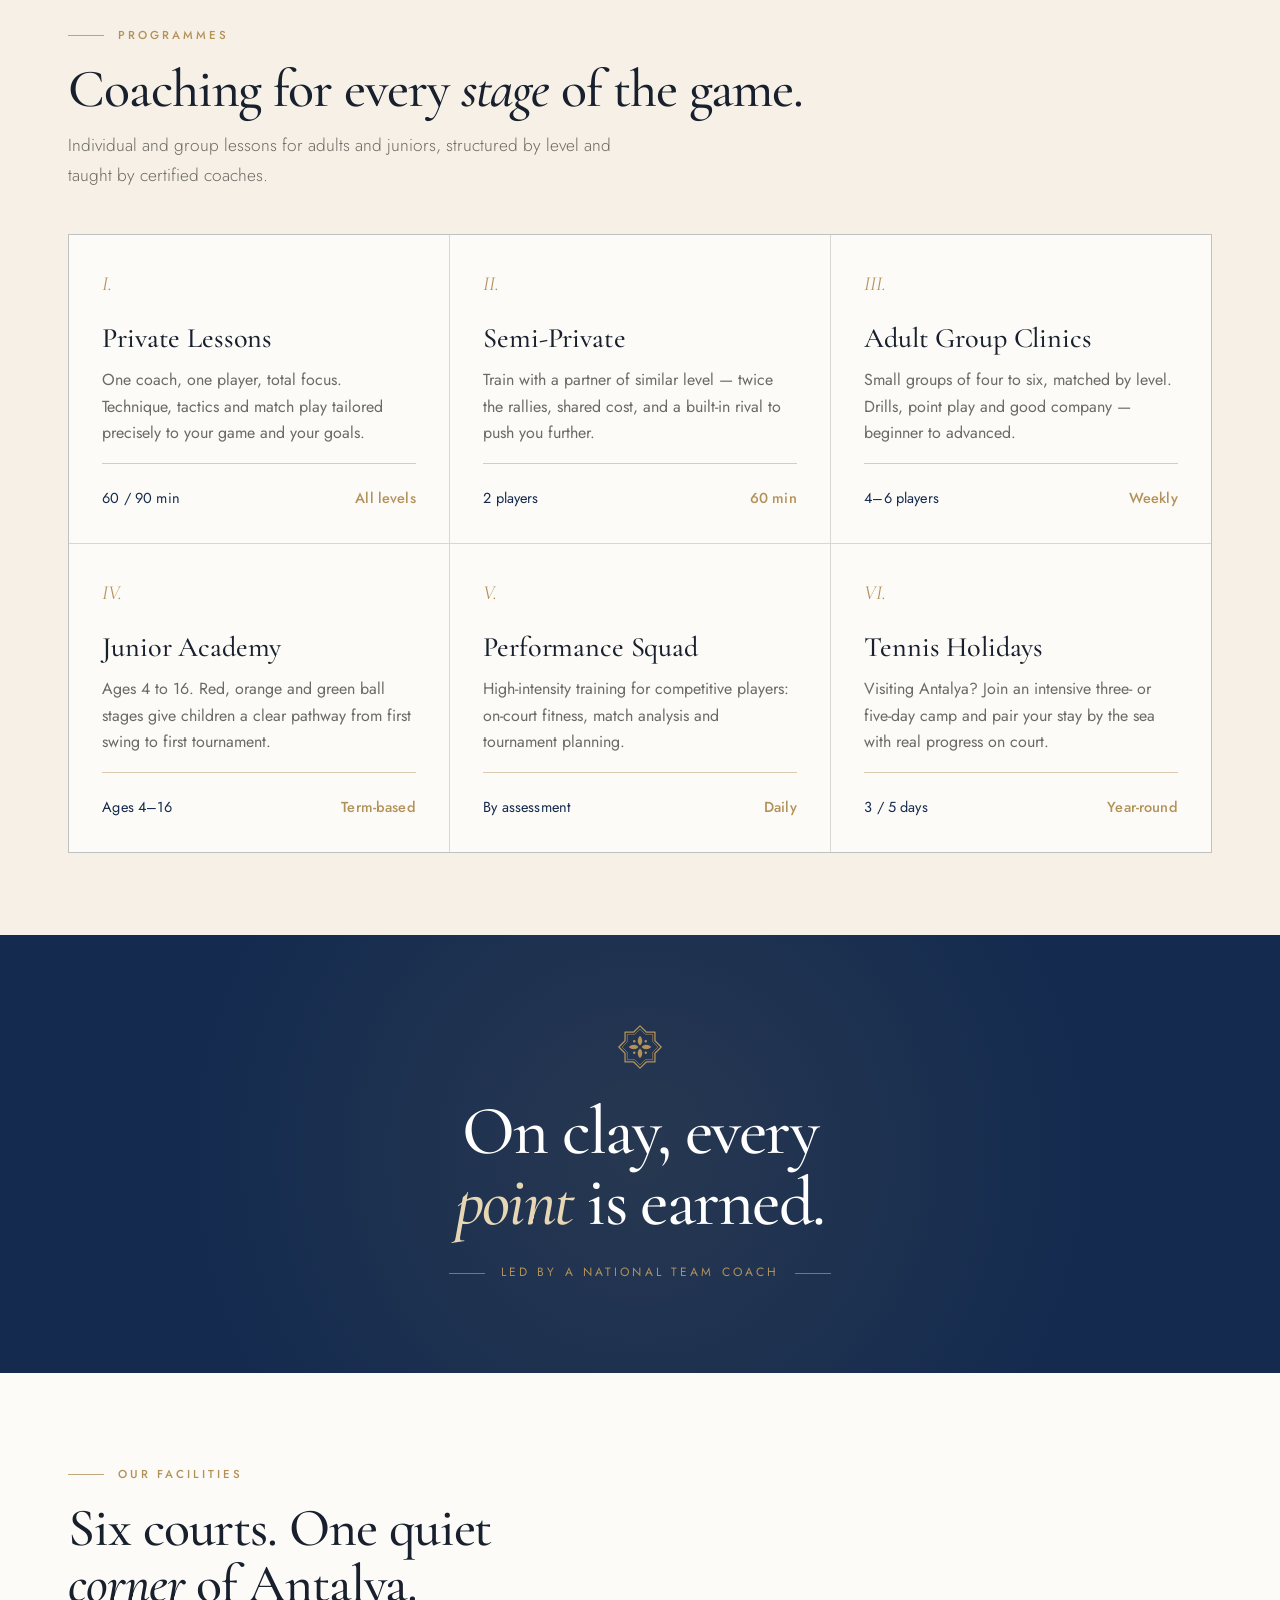
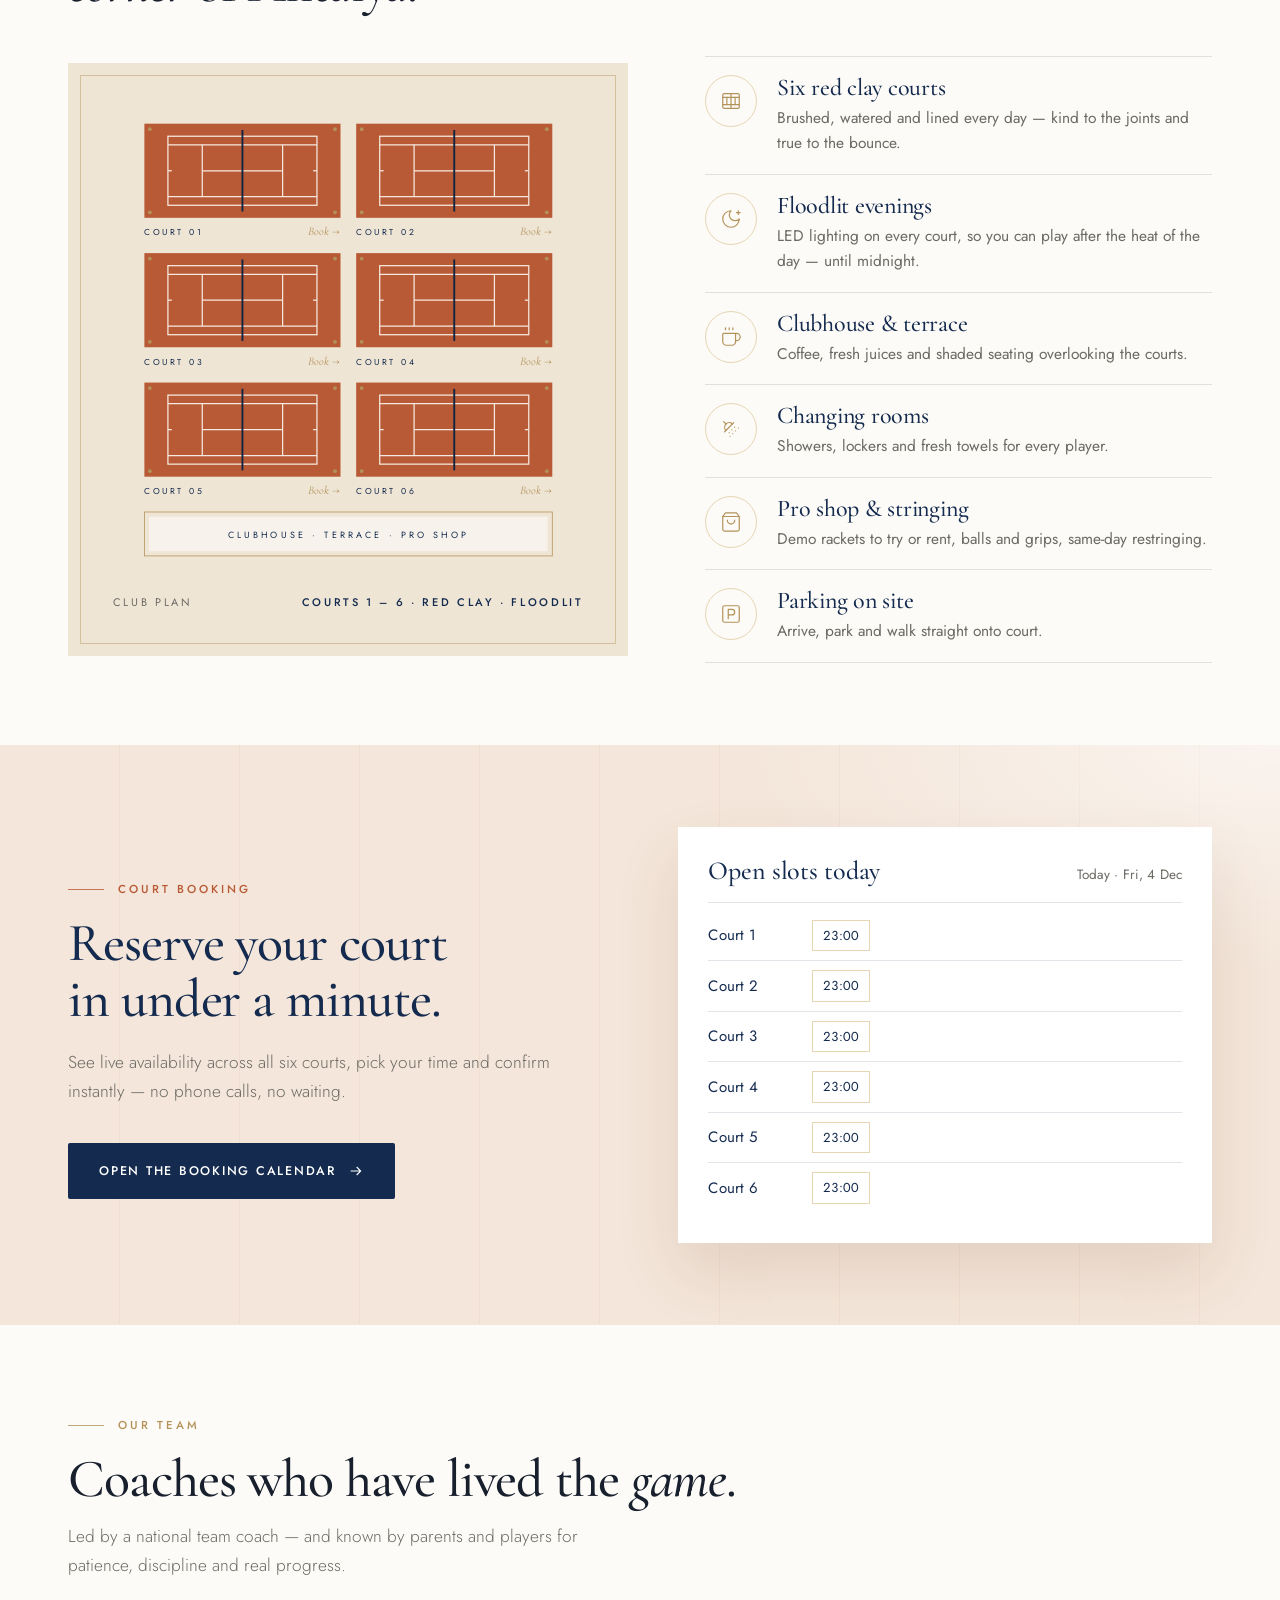
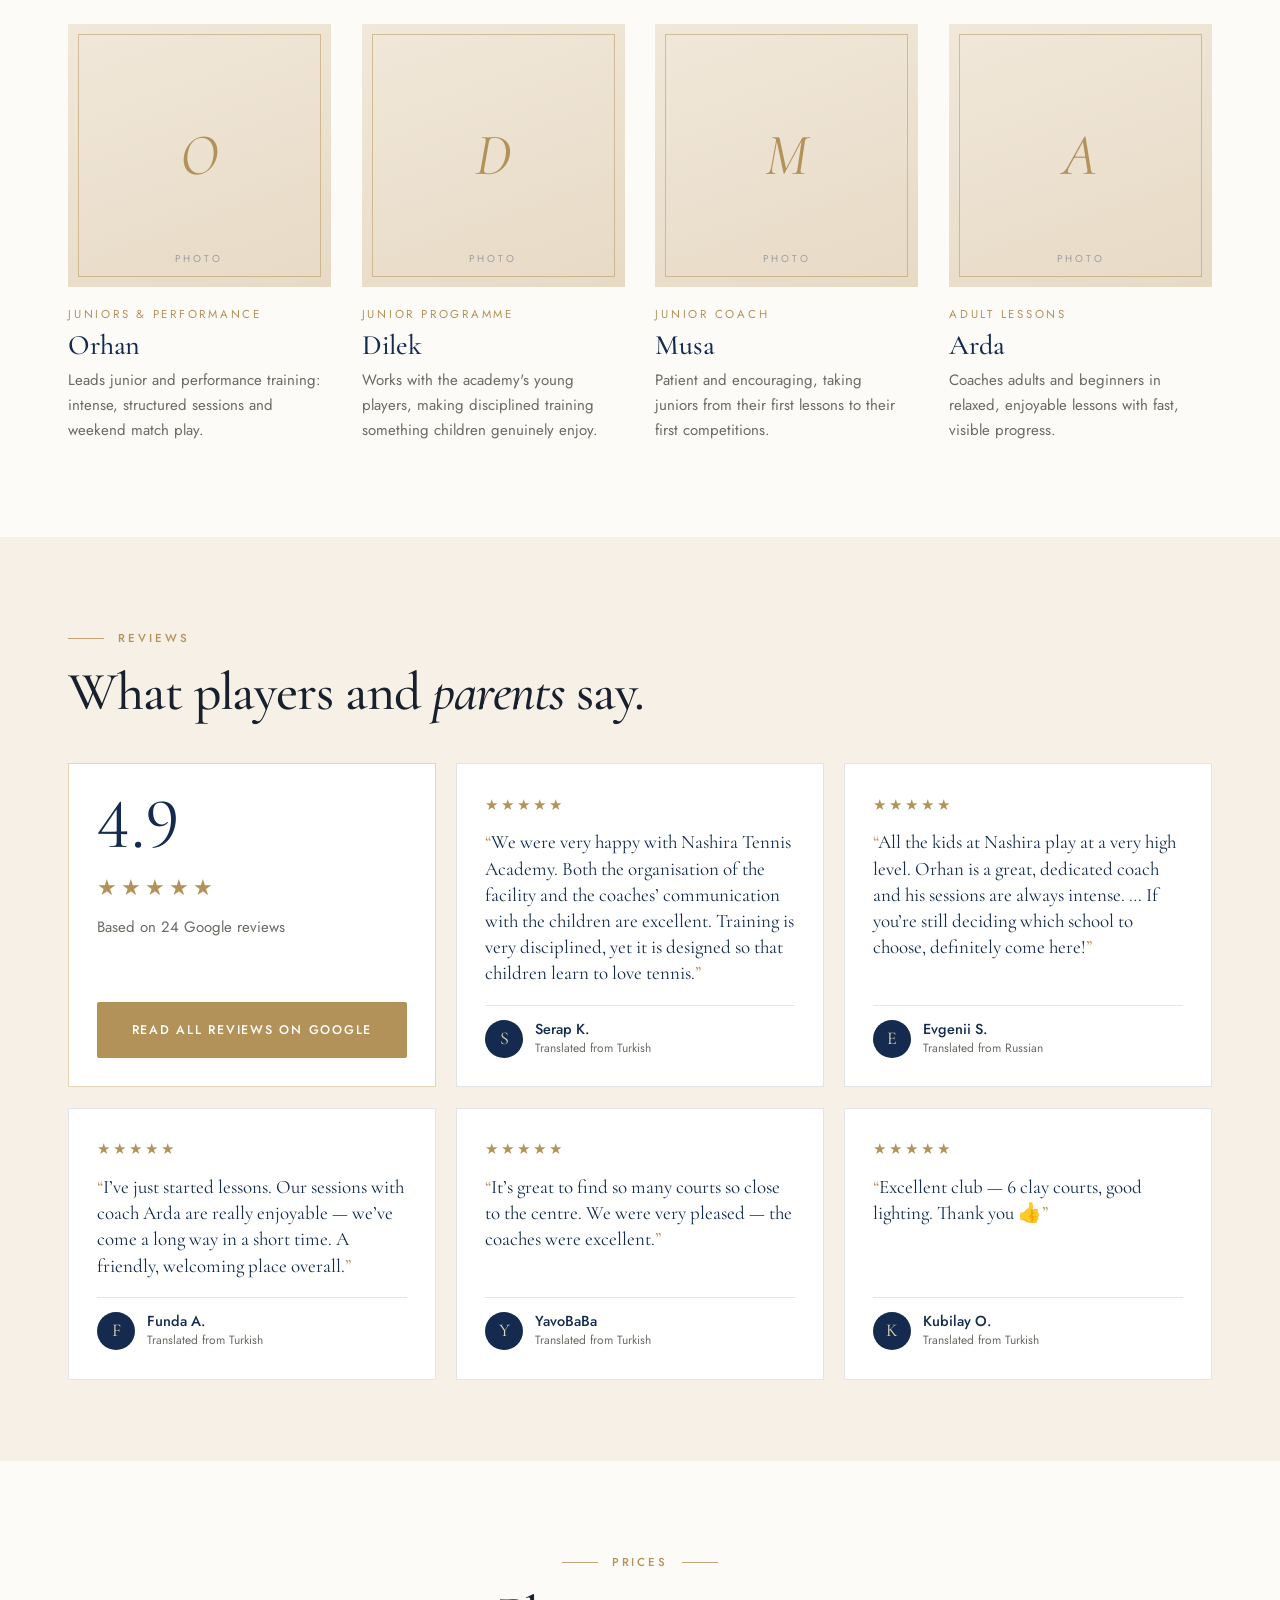
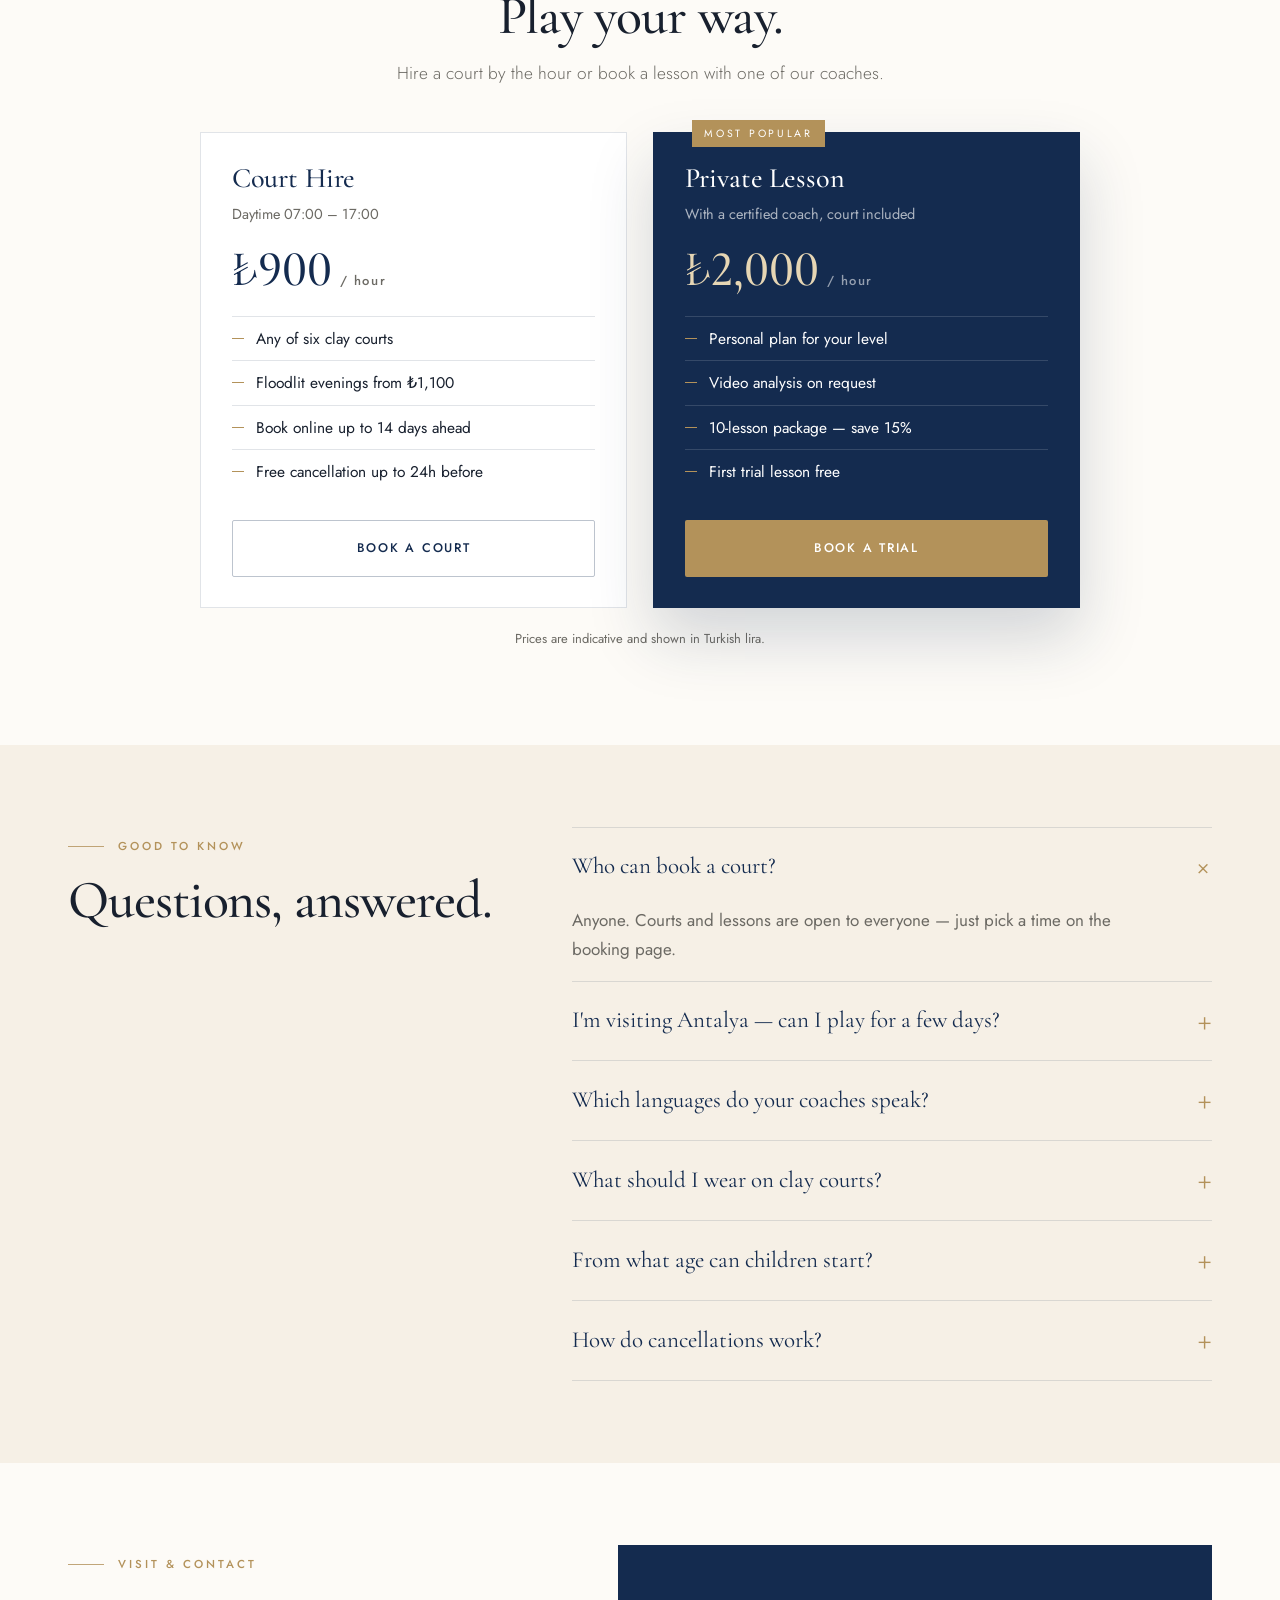
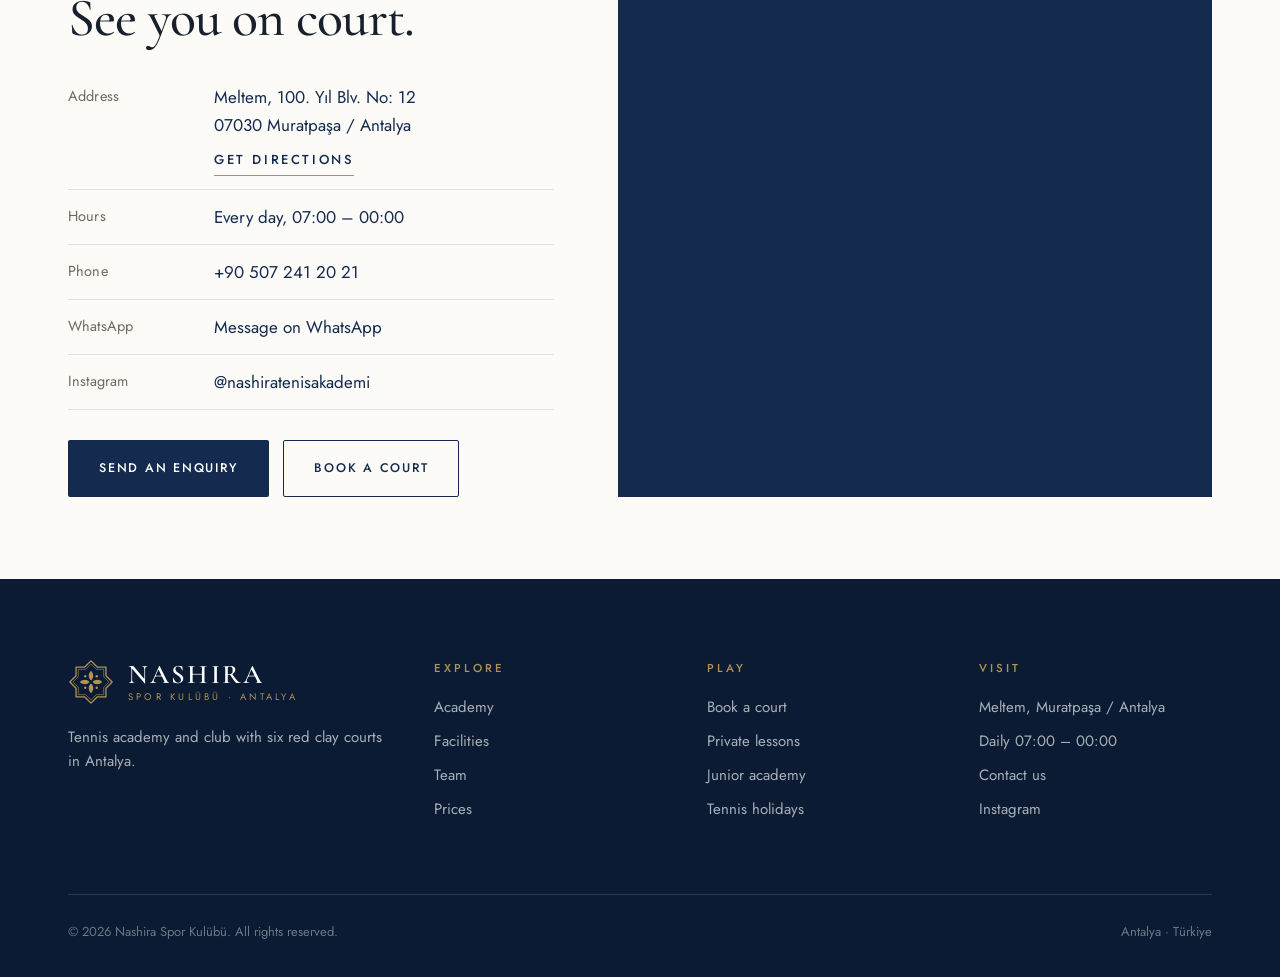
<file: versions/light/index.html>
<!doctype html>
<html lang="en">
<head>
  <meta charset="utf-8">
  <meta name="viewport" content="width=device-width, initial-scale=1">
  <title data-i18n="meta.home">Nashira Spor Kulübü — Tennis Academy in Antalya</title>
  <meta name="description" content="Nashira Tennis Academy: six red clay courts in Antalya, near Konyaaltı beach. Private and group lessons, junior academy, holiday camps and online court booking.">
  <!-- Link previews (WhatsApp, Instagram, Facebook, Telegram). When the site is live,
       change og:image to the full address, e.g. https://nashira.example/assets/img/og-image.png -->
  <meta property="og:type" content="website">
  <meta property="og:site_name" content="Nashira Spor Kulübü">
  <meta property="og:title" content="Nashira Spor Kulübü — Tennis Academy in Antalya">
  <meta property="og:description" content="Six red clay courts, private and group lessons, junior academy and online court booking. Rated 4.9 on Google.">
  <meta property="og:image" content="assets/img/og-image.png">
  <meta property="og:image:width" content="1200">
  <meta property="og:image:height" content="630">
  <meta property="og:locale" content="en_GB">
  <meta property="og:locale:alternate" content="tr_TR">
  <meta property="og:locale:alternate" content="ru_RU">
  <meta name="twitter:card" content="summary_large_image">
  <meta name="theme-color" content="#fdfbf7">
  <link rel="preconnect" href="https://fonts.googleapis.com">
  <link rel="preconnect" href="https://fonts.gstatic.com" crossorigin>
  <link href="https://fonts.googleapis.com/css2?family=Cormorant+Garamond:ital,wght@0,500;0,600;1,500&family=Jost:wght@300;400;500&display=swap" rel="stylesheet">
  <link rel="stylesheet" href="assets/css/style.css">
  <link rel="icon" href="data:image/svg+xml,%3Csvg xmlns='http://www.w3.org/2000/svg' viewBox='0 0 100 100'%3E%3Crect width='100' height='100' fill='%230e2442'/%3E%3Cpolygon fill='none' stroke='%23b3925a' stroke-width='6' points='50.0,11.0 61.4,22.4 77.6,22.4 77.6,38.6 89.0,50.0 77.6,61.4 77.6,77.6 61.4,77.6 50.0,89.0 38.6,77.6 22.4,77.6 22.4,61.4 11.0,50.0 22.4,38.6 22.4,22.4 38.6,22.4'/%3E%3C/svg%3E">
</head>
<body>

<!-- Shared emblem (recreated from the club logo) -->
<svg width="0" height="0" style="position:absolute" aria-hidden="true">
  <symbol id="emblem" viewBox="0 0 100 100">
    <polygon fill="none" stroke="#b3925a" stroke-width="2.8" stroke-linejoin="round" points="50.0,4.0 63.5,17.5 82.5,17.5 82.5,36.5 96.0,50.0 82.5,63.5 82.5,82.5 63.5,82.5 50.0,96.0 36.5,82.5 17.5,82.5 17.5,63.5 4.0,50.0 17.5,36.5 17.5,17.5 36.5,17.5"/>
    <polygon fill="none" stroke="#b3925a" stroke-width="1.3" stroke-linejoin="round" points="50.0,11.0 61.4,22.4 77.6,22.4 77.6,38.6 89.0,50.0 77.6,61.4 77.6,77.6 61.4,77.6 50.0,89.0 38.6,77.6 22.4,77.6 22.4,61.4 11.0,50.0 22.4,38.6 22.4,22.4 38.6,22.4"/>
    <g fill="#b3925a">
      <path id="petal" d="M50 46.5 C43.5 41.5 43.5 32 50 25.5 C56.5 32 56.5 41.5 50 46.5Z"/>
      <use href="#petal" transform="rotate(90 50 50)"/>
      <use href="#petal" transform="rotate(180 50 50)"/>
      <use href="#petal" transform="rotate(270 50 50)"/>
      <circle cx="37.5" cy="37.5" r="2.6"/><circle cx="62.5" cy="37.5" r="2.6"/>
      <circle cx="37.5" cy="62.5" r="2.6"/><circle cx="62.5" cy="62.5" r="2.6"/>
    </g>
  </symbol>
  <symbol id="arrow" viewBox="0 0 24 24"><path d="M4 12h15M13 6l6 6-6 6" fill="none" stroke="currentColor" stroke-width="1.6"/></symbol>
</svg>

<!-- ================= HEADER ================= -->
<header class="site-header" id="header">
  <div class="wrap header-inner">
    <a href="#top" class="brand" aria-label="Nashira Spor Kulübü — home">
      <svg class="brand-mark"><use href="#emblem"/></svg>
      <span class="brand-text">
        <span class="brand-name">NASHIRA</span>
        <span class="brand-sub">Spor Kulübü · Antalya</span>
      </span>
    </a>
    <nav class="nav" id="nav" aria-label="Main">
      <a href="#academy" data-i18n="nav.academy">Academy</a>
      <a href="#programs" data-i18n="nav.programs">Programmes</a>
      <a href="#facilities" data-i18n="nav.facilities">Facilities</a>
      <a href="#team" data-i18n="nav.team">Team</a>
      <a href="#pricing" data-i18n="nav.prices">Prices</a>
      <a href="#contact" data-i18n="nav.contact">Contact</a>
      <div class="lang" role="group" aria-label="Language">
        <button type="button" data-setlang="en" lang="en" aria-label="English">EN</button>
        <button type="button" data-setlang="tr" lang="tr" aria-label="Türkçe">TR</button>
        <button type="button" data-setlang="ru" lang="ru" aria-label="Русский">RU</button>
      </div>
      <a href="booking.html" class="btn btn-gold" data-i18n="nav.book">Book a court</a>
    </nav>
    <button class="burger" id="burger" aria-label="Open menu" aria-expanded="false" aria-controls="nav">
      <span></span><span></span><span></span>
    </button>
  </div>
</header>

<main id="top">

  <!-- ================= HERO ================= -->
  <section class="hero">
    <div class="hero-pattern" aria-hidden="true"></div>
    <div class="wrap hero-grid">
      <div class="hero-text">
        <div class="eyebrow reveal" data-i18n="hero.eyebrow">Tennis Academy · Antalya</div>
        <h1 class="reveal d1" data-i18n="hero.title">Tennis, <em>refined</em> on red clay.</h1>
        <p class="lead reveal d2" data-i18n="hero.lead">Six red clay courts between the Taurus mountains and the sea. Coaching and court hire for every level — from a first rally to tournament play.</p>
        <div class="hero-actions reveal d3">
          <a href="booking.html" class="btn btn-gold"><span data-i18n="cta.book">Book a court</span> <svg><use href="#arrow"/></svg></a>
          <a href="#contact" class="btn btn-ghost" data-enquire="trial" data-i18n="hero.trial">Free trial lesson</a>
        </div>
        <a class="hero-rating reveal d3" href="#reviews"><span class="stars" aria-hidden="true">★★★★★</span><b>4.9</b><span data-i18n="rating.google">on Google · 24 reviews</span></a>
      </div>

      <div class="hero-art reveal d2" aria-hidden="true">
        <div class="frame"></div>
        <div class="court-wrap">
          <svg viewBox="0 0 360 560" preserveAspectRatio="xMidYMid slice">
            <defs>
              <linearGradient id="clayGrad" x1="0" y1="0" x2="1" y2="1">
                <stop offset="0" stop-color="#c76a40"/>
                <stop offset="1" stop-color="#a94f2d"/>
              </linearGradient>
              <filter id="clayTex" x="0" y="0" width="100%" height="100%">
                <feTurbulence type="fractalNoise" baseFrequency="0.85" numOctaves="2" seed="7"/>
                <feColorMatrix values="0 0 0 0 0.35  0 0 0 0 0.12  0 0 0 0 0.05  0 0 0 0.5 0"/>
                <feComposite in2="SourceGraphic" operator="in"/>
              </filter>
              <radialGradient id="vign" cx="0.5" cy="0.45" r="0.75">
                <stop offset="0.55" stop-color="#000" stop-opacity="0"/>
                <stop offset="1" stop-color="#2a0f04" stop-opacity="0.45"/>
              </radialGradient>
              <linearGradient id="sun" x1="0" y1="0" x2="1" y2="1">
                <stop offset="0" stop-color="#fff3d6" stop-opacity="0.28"/>
                <stop offset="0.5" stop-color="#fff3d6" stop-opacity="0"/>
              </linearGradient>
            </defs>
            <rect width="360" height="560" fill="url(#clayGrad)"/>
            <rect width="360" height="560" fill="#000" filter="url(#clayTex)"/>
            <g stroke="#e9a27c" stroke-opacity="0.22" stroke-linecap="round" fill="none">
              <path d="M120 505 q 22 -6 44 -2" stroke-width="7"/>
              <path d="M230 470 q 16 8 34 6" stroke-width="6"/>
              <path d="M96 70 q 18 4 40 -2" stroke-width="6"/>
              <path d="M205 118 q 20 -8 38 -4" stroke-width="5"/>
              <path d="M150 360 q 10 10 28 10" stroke-width="5"/>
            </g>
            <g stroke="#fbf6ee" stroke-width="2.4" fill="none" stroke-opacity="0.93">
              <rect x="70.3" y="42.3" width="219.4" height="475.4"/>
              <line x1="97.7" y1="42.3" x2="97.7" y2="517.7"/>
              <line x1="262.3" y1="42.3" x2="262.3" y2="517.7"/>
              <line x1="97.7" y1="152" x2="262.3" y2="152"/>
              <line x1="97.7" y1="408" x2="262.3" y2="408"/>
              <line x1="180" y1="152" x2="180" y2="408"/>
              <line x1="180" y1="42.3" x2="180" y2="49"/>
              <line x1="180" y1="511" x2="180" y2="517.7"/>
            </g>
            <line x1="52" y1="284" x2="308" y2="284" stroke="#3a1606" stroke-opacity="0.3" stroke-width="5"/>
            <line x1="52" y1="280" x2="308" y2="280" stroke="#1b2333" stroke-width="2"/>
            <line x1="52" y1="279" x2="308" y2="279" stroke="#fbf6ee" stroke-width="1.6"/>
            <circle cx="52" cy="280" r="3.6" fill="#1b2333"/><circle cx="308" cy="280" r="3.6" fill="#1b2333"/>
            <ellipse class="ball-shadow" cx="243" cy="456" rx="7" ry="3.2" fill="#3a1606" opacity="0.35"/>
            <g class="ball">
              <circle cx="239" cy="450" r="5.4" fill="#dfe75a"/>
              <path d="M234.6 447.5 q 4.4 2.4 8.8 0" stroke="#fff" stroke-opacity="0.7" stroke-width="0.9" fill="none"/>
            </g>
            <rect width="360" height="560" fill="url(#sun)"/>
            <rect width="360" height="560" fill="url(#vign)"/>
          </svg>
        </div>
        <div class="hero-badge">
          <strong>6</strong>
          <span data-i18n="hero.badge">Red clay<br>courts</span>
        </div>
      </div>
    </div>

    <div class="hero-foot">
      <div class="wrap">
        <small data-i18n="hero.open">Open daily · 07:00 – 00:00</small>
        <a href="#academy" class="scroll-cue"><small data-i18n="hero.discover">Discover</small><i></i></a>
      </div>
    </div>
  </section>

  <!-- ================= ABOUT ================= -->
  <section class="section" id="academy">
    <div class="wrap">
      <div class="about-grid">
        <div>
          <div class="eyebrow reveal" data-i18n="about.eyebrow">The Academy</div>
          <p class="about-quote reveal d1" data-i18n="about.quote">A private-club atmosphere with an academy's <em>discipline</em> — tennis the way it is played at Europe's great clay clubs.</p>
        </div>
        <div class="about-body reveal d2">
          <p data-i18n="about.p1">Nashira is a tennis academy and club close to Konyaaltı beach and the city centre. Our six red clay courts are the slowest, most forgiving surface in the game — the place where patience, footwork and shot-making are learned properly.</p>
          <p data-i18n="about.p2">Whether you are picking up a racket for the first time, raising a junior with ambitions, or looking for a regular game in Antalya, our coaches build the programme around you.</p>
          <div class="signature">
            <svg><use href="#emblem"/></svg>
            <div>Nashira Spor Kulübü<span>Antalya</span></div>
          </div>
        </div>
      </div>

      <div class="stats">
        <div class="stat reveal"><strong><span data-count="6">6</span></strong><span data-i18n="stat.courts">Clay courts</span></div>
        <div class="stat reveal d1"><strong><span data-count="17">17</span><sup data-i18n="stat.h">h</sup></strong><span data-i18n="stat.hours">Open every day</span></div>
        <div class="stat reveal d2"><strong><span data-count="3">3</span></strong><span data-i18n="stat.langs">Coaching languages</span></div>
        <div class="stat reveal d3"><strong><span data-count="4">4</span><sup>+</sup></strong><span data-i18n="stat.age">Years — juniors from</span></div>
      </div>
    </div>
  </section>

  <!-- ================= PROGRAMMES ================= -->
  <section class="section programs" id="programs">
    <div class="wrap">
      <div class="section-head">
        <div class="eyebrow reveal" data-i18n="programs.eyebrow">Programmes</div>
        <h2 class="reveal d1" data-i18n="programs.title">Coaching for every <em class="serif-i">stage</em> of the game.</h2>
        <p class="lead reveal d2" data-i18n="programs.lead">Individual and group lessons for adults and juniors, structured by level and taught by certified coaches.</p>
      </div>

      <div class="program-grid">
        <article class="program reveal">
          <div class="program-num">I.</div>
          <h3 data-i18n="p1.title">Private Lessons</h3>
          <p data-i18n="p1.text">One coach, one player, total focus. Technique, tactics and match play tailored precisely to your game and your goals.</p>
          <div class="program-meta"><span data-i18n="p1.m1">60 / 90 min</span><b data-i18n="p1.m2">All levels</b></div>
        </article>
        <article class="program reveal d1">
          <div class="program-num">II.</div>
          <h3 data-i18n="p2.title">Semi-Private</h3>
          <p data-i18n="p2.text">Train with a partner of similar level — twice the rallies, shared cost, and a built-in rival to push you further.</p>
          <div class="program-meta"><span data-i18n="p2.m1">2 players</span><b data-i18n="p2.m2">60 min</b></div>
        </article>
        <article class="program reveal d2">
          <div class="program-num">III.</div>
          <h3 data-i18n="p3.title">Adult Group Clinics</h3>
          <p data-i18n="p3.text">Small groups of four to six, matched by level. Drills, point play and good company — beginner to advanced.</p>
          <div class="program-meta"><span data-i18n="p3.m1">4–6 players</span><b data-i18n="p3.m2">Weekly</b></div>
        </article>
        <article class="program reveal">
          <div class="program-num">IV.</div>
          <h3 data-i18n="p4.title">Junior Academy</h3>
          <p data-i18n="p4.text">Ages 4 to 16. Red, orange and green ball stages give children a clear pathway from first swing to first tournament.</p>
          <div class="program-meta"><span data-i18n="p4.m1">Ages 4–16</span><b data-i18n="p4.m2">Term-based</b></div>
        </article>
        <article class="program reveal d1">
          <div class="program-num">V.</div>
          <h3 data-i18n="p5.title">Performance Squad</h3>
          <p data-i18n="p5.text">High-intensity training for competitive players: on-court fitness, match analysis and tournament planning.</p>
          <div class="program-meta"><span data-i18n="p5.m1">By assessment</span><b data-i18n="p5.m2">Daily</b></div>
        </article>
        <article class="program reveal d2">
          <div class="program-num">VI.</div>
          <h3 data-i18n="p6.title">Tennis Holidays</h3>
          <p data-i18n="p6.text">Visiting Antalya? Join an intensive three- or five-day camp and pair your stay by the sea with real progress on court.</p>
          <div class="program-meta"><span data-i18n="p6.m1">3 / 5 days</span><b data-i18n="p6.m2">Year-round</b></div>
        </article>
      </div>
    </div>
  </section>

  <!-- ================= STATEMENT ================= -->
  <section class="statement">
    <div class="wrap">
      <svg class="statement-mark reveal" aria-hidden="true"><use href="#emblem"/></svg>
      <p class="statement-line reveal d1" data-i18n="statement">On clay, every <em>point</em> is earned.</p>
      <p class="statement-sub reveal d2" data-i18n="statement.sub">Led by a national team coach</p>
    </div>
  </section>

  <!-- ================= FACILITIES ================= -->
  <section class="section" id="facilities">
    <div class="wrap">
      <div class="section-head">
        <div class="eyebrow reveal" data-i18n="fac.eyebrow">Our Facilities</div>
        <h2 class="reveal d1" data-i18n="fac.title">Six courts. One quiet <em class="serif-i">corner</em> of Antalya.</h2>
      </div>

      <div class="facilities-grid">
        <figure class="court-map reveal" style="margin:0">
          <svg id="courtMap" viewBox="0 0 600 590" role="img" aria-label="Plan of the six clay courts and clubhouse"></svg>
          <figcaption><span data-i18n="fac.plan">Club plan</span><b data-i18n="fac.planInfo">Courts 1 – 6 · Red clay · Floodlit</b></figcaption>
        </figure>

        <ul class="feature-list">
          <li class="reveal">
            <span class="ico"><svg viewBox="0 0 24 24" fill="none" stroke="currentColor" stroke-width="1.3" stroke-linecap="round" stroke-linejoin="round" aria-hidden="true"><rect x="3" y="4" width="18" height="16" rx="1.5" /> <path d="M12 4v16" /> <path d="M3 8h18" /> <path d="M3 16h18" /> <path d="M7.5 8v8" /> <path d="M16.5 8v8" /></svg></span>
            <div><h4 data-i18n="f1.t">Six red clay courts</h4><p data-i18n="f1.p">Brushed, watered and lined every day — kind to the joints and true to the bounce.</p></div>
          </li>
          <li class="reveal d1">
            <span class="ico"><svg viewBox="0 0 24 24" fill="none" stroke="currentColor" stroke-width="1.3" stroke-linecap="round" stroke-linejoin="round" aria-hidden="true"><path d="M12 3a6 6 0 0 0 9 9 9 9 0 1 1-9-9" /> <path d="M20 3v4" /> <path d="M22 5h-4" /></svg></span>
            <div><h4 data-i18n="f2.t">Floodlit evenings</h4><p data-i18n="f2.p">LED lighting on every court, so you can play after the heat of the day — until midnight.</p></div>
          </li>
          <li class="reveal d2">
            <span class="ico"><svg viewBox="0 0 24 24" fill="none" stroke="currentColor" stroke-width="1.3" stroke-linecap="round" stroke-linejoin="round" aria-hidden="true"><path d="M10 2v2" /> <path d="M14 2v2" /> <path d="M16 8a1 1 0 0 1 1 1v8a4 4 0 0 1-4 4H7a4 4 0 0 1-4-4V9a1 1 0 0 1 1-1h14a4 4 0 1 1 0 8h-1" /> <path d="M6 2v2" /></svg></span>
            <div><h4 data-i18n="f3.t">Clubhouse &amp; terrace</h4><p data-i18n="f3.p">Coffee, fresh juices and shaded seating overlooking the courts.</p></div>
          </li>
          <li class="reveal">
            <span class="ico"><svg viewBox="0 0 24 24" fill="none" stroke="currentColor" stroke-width="1.3" stroke-linecap="round" stroke-linejoin="round" aria-hidden="true"><path d="m4 4 2.5 2.5" /> <path d="M13.5 6.5a4.95 4.95 0 0 0-7 7" /> <path d="M15 5 5 15" /> <path d="M14 17v.01" /> <path d="M10 16v.01" /> <path d="M13 13v.01" /> <path d="M16 10v.01" /> <path d="M11 20v.01" /> <path d="M17 14v.01" /> <path d="M20 11v.01" /></svg></span>
            <div><h4 data-i18n="f4.t">Changing rooms</h4><p data-i18n="f4.p">Showers, lockers and fresh towels for every player.</p></div>
          </li>
          <li class="reveal d1">
            <span class="ico"><svg viewBox="0 0 24 24" fill="none" stroke="currentColor" stroke-width="1.3" stroke-linecap="round" stroke-linejoin="round" aria-hidden="true"><path d="M6 2 3 6v14a2 2 0 0 0 2 2h14a2 2 0 0 0 2-2V6l-3-4Z" /> <path d="M3 6h18" /> <path d="M16 10a4 4 0 0 1-8 0" /></svg></span>
            <div><h4 data-i18n="f5.t">Pro shop &amp; stringing</h4><p data-i18n="f5.p">Demo rackets to try or rent, balls and grips, same-day restringing.</p></div>
          </li>
          <li class="reveal d2">
            <span class="ico"><svg viewBox="0 0 24 24" fill="none" stroke="currentColor" stroke-width="1.3" stroke-linecap="round" stroke-linejoin="round" aria-hidden="true"><rect width="18" height="18" x="3" y="3" rx="2" /> <path d="M9 17V7h4a3 3 0 0 1 0 6H9" /></svg></span>
            <div><h4 data-i18n="f6.t">Parking on site</h4><p data-i18n="f6.p">Arrive, park and walk straight onto court.</p></div>
          </li>
        </ul>
      </div>
    </div>
  </section>

  <!-- ================= BOOKING TEASER ================= -->
  <section class="section book-band" id="book">
    <div class="wrap book-band-grid">
      <div>
        <div class="eyebrow reveal" data-i18n="book.eyebrow">Court Booking</div>
        <h2 class="reveal d1" data-i18n="book.title">Reserve your court in under a minute.</h2>
        <p class="lead reveal d2" data-i18n="book.lead">See live availability across all six courts, pick your time and confirm instantly — no phone calls, no waiting.</p>
        <a href="booking.html" class="btn btn-navy reveal d3"><span data-i18n="book.cta">Open the booking calendar</span> <svg><use href="#arrow"/></svg></a>
      </div>
      <div class="today-card reveal d2">
        <header>
          <h3 id="todayTitle"></h3>
          <span id="todayLabel"></span>
        </header>
        <div id="todayRows"></div>
      </div>
    </div>
  </section>

  <!-- ================= TEAM ================= -->
  <section class="section" id="team">
    <div class="wrap">
      <div class="section-head">
        <div class="eyebrow reveal" data-i18n="team.eyebrow">Our Team</div>
        <h2 class="reveal d1" data-i18n="team.title">Coaches who have lived the <em class="serif-i">game</em>.</h2>
        <p class="lead reveal d2" data-i18n="team.lead">Led by a national team coach — and known by parents and players for patience, discipline and real progress.</p>
      </div>

      <div class="team-grid">
        <article class="coach reveal">
          <div class="coach-photo"><span class="mono">O</span><span class="ph-note" data-i18n="team.photo">Photo</span></div>
          <div class="role" data-i18n="c1.role">Juniors &amp; Performance</div>
          <h3 data-i18n="c1.name">Orhan</h3>
          <p data-i18n="c1.bio">Leads junior and performance training: intense, structured sessions and weekend match play.</p>
        </article>
        <article class="coach reveal d1">
          <div class="coach-photo"><span class="mono">D</span><span class="ph-note" data-i18n="team.photo">Photo</span></div>
          <div class="role" data-i18n="c2.role">Junior Programme</div>
          <h3 data-i18n="c2.name">Dilek</h3>
          <p data-i18n="c2.bio">Works with the academy's young players, making disciplined training something children genuinely enjoy.</p>
        </article>
        <article class="coach reveal d2">
          <div class="coach-photo"><span class="mono">M</span><span class="ph-note" data-i18n="team.photo">Photo</span></div>
          <div class="role" data-i18n="c3.role">Junior Coach</div>
          <h3 data-i18n="c3.name">Musa</h3>
          <p data-i18n="c3.bio">Patient and encouraging, taking juniors from their first lessons to their first competitions.</p>
        </article>
        <article class="coach reveal d3">
          <div class="coach-photo"><span class="mono">A</span><span class="ph-note" data-i18n="team.photo">Photo</span></div>
          <div class="role" data-i18n="c4.role">Adult Lessons</div>
          <h3 data-i18n="c4.name">Arda</h3>
          <p data-i18n="c4.bio">Coaches adults and beginners in relaxed, enjoyable lessons with fast, visible progress.</p>
        </article>
      </div>
    </div>
  </section>

  <!-- ================= REVIEWS ================= -->
  <section class="section reviews" id="reviews">
    <div class="wrap">
      <div class="section-head">
        <div class="eyebrow reveal" data-i18n="rev.eyebrow">Reviews</div>
        <h2 class="reveal d1" data-i18n="rev.title">What players and <em class="serif-i">parents</em> say.</h2>
      </div>
      <div class="review-grid" id="reviewGrid">
        <div class="review-score reveal">
          <div class="score-num">4.9</div>
          <div class="stars" role="img" aria-label="4.9 / 5">★★★★★</div>
          <p data-i18n="rev.based">Based on 24 Google reviews</p>
          <a class="btn btn-gold btn-block" href="https://maps.app.goo.gl/fGAP67XN2ySis7fN7" target="_blank" rel="noopener" data-i18n="rev.all">Read all reviews on Google</a>
        </div>
      </div>
    </div>
  </section>

  <!-- ================= PRICING ================= -->
  <section class="section pricing" id="pricing">
    <div class="wrap">
      <div class="section-head center">
        <div class="eyebrow both reveal" data-i18n="pricing.eyebrow">Prices</div>
        <h2 class="reveal d1" data-i18n="pricing.title">Play your way.</h2>
        <p class="lead reveal d2" data-i18n="pricing.lead">Hire a court by the hour or book a lesson with one of our coaches.</p>
      </div>

      <div class="price-grid">
        <div class="price reveal">
          <h3 data-i18n="pr1.title">Court Hire</h3>
          <p class="sub" data-i18n="pr1.sub">Daytime 07:00 – 17:00</p>
          <div class="amount"><span data-amount="900">₺900</span> <small data-i18n="per.hour">/ hour</small></div>
          <ul>
            <li data-i18n="pr1.l1">Any of six clay courts</li>
            <li data-i18n="pr1.l2">Floodlit evenings from ₺1,100</li>
            <li data-i18n="pr1.l3">Book online up to 14 days ahead</li>
            <li data-i18n="pr1.l4">Free cancellation up to 24h before</li>
          </ul>
          <a href="booking.html" class="btn btn-ghost btn-block" data-i18n="cta.book">Book a court</a>
        </div>
        <div class="price featured reveal d1">
          <span class="tag" data-i18n="pr2.tag">Most popular</span>
          <h3 data-i18n="pr2.title">Private Lesson</h3>
          <p class="sub" data-i18n="pr2.sub">With a certified coach, court included</p>
          <div class="amount"><span data-amount="2000">₺2,000</span> <small data-i18n="per.hour">/ hour</small></div>
          <ul>
            <li data-i18n="pr2.l1">Personal plan for your level</li>
            <li data-i18n="pr2.l2">Video analysis on request</li>
            <li data-i18n="pr2.l3">10-lesson package — save 15%</li>
            <li data-i18n="pr2.l4">First trial lesson free</li>
          </ul>
          <a href="#contact" class="btn btn-navy btn-block" data-enquire="trial" data-i18n="pr2.cta">Book a trial</a>
        </div>
      </div>
      <p class="price-note" data-i18n="pricing.note">Prices are indicative and shown in Turkish lira.</p>
    </div>
  </section>

  <!-- ================= FAQ ================= -->
  <section class="section faq" id="faq">
    <div class="wrap faq-grid">
      <div>
        <div class="eyebrow reveal" data-i18n="faq.eyebrow">Good to know</div>
        <h2 class="reveal d1" data-i18n="faq.title">Questions, answered.</h2>
      </div>
      <div class="reveal d1">
        <details open>
          <summary data-i18n="q1">Who can book a court?</summary>
          <p data-i18n="a1">Anyone. Courts and lessons are open to everyone — just pick a time on the booking page.</p>
        </details>
        <details>
          <summary data-i18n="q2">I'm visiting Antalya — can I play for a few days?</summary>
          <p data-i18n="a2">Of course. Book a court online, take a lesson, or join a three- or five-day tennis holiday camp. Rackets and balls are available to rent.</p>
        </details>
        <details>
          <summary data-i18n="q3">Which languages do your coaches speak?</summary>
          <p data-i18n="a3">Our team coaches in Turkish, English and Russian.</p>
        </details>
        <details>
          <summary data-i18n="q4">What should I wear on clay courts?</summary>
          <p data-i18n="a4">Tennis shoes with a clay or all-court (herringbone) sole. Running shoes and dark-soled trainers damage the surface, so please avoid them.</p>
        </details>
        <details>
          <summary data-i18n="q5">From what age can children start?</summary>
          <p data-i18n="a5">From four years old. Our Junior Academy uses softer red, orange and green balls and smaller courts so children rally from the very first lesson.</p>
        </details>
        <details>
          <summary data-i18n="q6">How do cancellations work?</summary>
          <p data-i18n="a6">Court bookings and lessons can be cancelled free of charge up to 24 hours before the start time.</p>
        </details>
      </div>
    </div>
  </section>

  <!-- ================= CONTACT ================= -->
  <section class="section contact" id="contact">
    <div class="wrap contact-grid">
      <div>
        <div class="eyebrow reveal" data-i18n="contact.eyebrow">Visit &amp; Contact</div>
        <h2 class="reveal d1" data-i18n="contact.title">See you on court.</h2>
        <ul class="contact-list reveal d2">
          <li><span data-i18n="contact.address">Address</span><div>Meltem, 100. Yıl Blv. No: 12<br>07030 Muratpaşa / Antalya<br><a class="link-arrow" style="margin-top:10px" href="https://maps.app.goo.gl/fGAP67XN2ySis7fN7" target="_blank" rel="noopener" data-i18n="contact.directions">Get directions</a></div></li>
          <li><span data-i18n="contact.hours">Hours</span><div data-i18n="contact.hoursVal">Every day, 07:00 – 00:00</div></li>
          <li><span data-i18n="contact.phone">Phone</span><div><a href="tel:+905072412021">+90 507 241 20 21</a></div></li>
          <li><span>WhatsApp</span><div><a href="https://wa.me/905072412021" target="_blank" rel="noopener" data-i18n="contact.wa">Message on WhatsApp</a></div></li>
          <li><span>Instagram</span><div><a href="https://www.instagram.com/nashiratenisakademi/" target="_blank" rel="noopener">@nashiratenisakademi</a></div></li>
        </ul>
        <div class="hero-actions reveal d3">
          <a href="#contact" class="btn btn-navy" data-enquire="trial" data-i18n="enq.open">Send an enquiry</a>
          <a href="booking.html" class="btn btn-line" data-i18n="cta.book">Book a court</a>
        </div>
      </div>
      <div class="map-frame reveal d1">
        <iframe title="Map: Nashira Spor Kulübü Tenis Akademisi" loading="lazy" referrerpolicy="no-referrer-when-downgrade"
          src="https://maps.google.com/maps?q=Nashira%20Spor%20Kul%C3%BCb%C3%BC%20Tenis%20Akademisi%2C%20100.%20Y%C4%B1l%20Blv%2012%2C%20Antalya&amp;ll=36.8875694,30.6707861&amp;z=16&amp;output=embed"></iframe>
      </div>
    </div>
  </section>

</main>

<!-- ================= FOOTER ================= -->
<footer class="site-footer">
  <div class="wrap">
    <div class="footer-grid">
      <div>
        <a href="#top" class="brand">
          <svg class="brand-mark"><use href="#emblem"/></svg>
          <span class="brand-text"><span class="brand-name">NASHIRA</span><span class="brand-sub">Spor Kulübü · Antalya</span></span>
        </a>
        <p data-i18n="footer.about">Tennis academy and club with six red clay courts in Antalya.</p>
      </div>
      <div>
        <h5 data-i18n="footer.explore">Explore</h5>
        <ul>
          <li><a href="#academy" data-i18n="nav.academy">Academy</a></li>
          <li><a href="#facilities" data-i18n="nav.facilities">Facilities</a></li>
          <li><a href="#team" data-i18n="nav.team">Team</a></li>
          <li><a href="#pricing" data-i18n="nav.prices">Prices</a></li>
        </ul>
      </div>
      <div>
        <h5 data-i18n="footer.play">Play</h5>
        <ul>
          <li><a href="booking.html" data-i18n="cta.book">Book a court</a></li>
          <li><a href="#programs" data-i18n="p1.title">Private lessons</a></li>
          <li><a href="#programs" data-i18n="p4.title">Junior academy</a></li>
          <li><a href="#programs" data-i18n="p6.title">Tennis holidays</a></li>
        </ul>
      </div>
      <div>
        <h5 data-i18n="footer.visit">Visit</h5>
        <ul>
          <li>Meltem, Muratpaşa / Antalya</li>
          <li data-i18n="footer.daily">Daily 07:00 – 00:00</li>
          <li><a href="#contact" data-i18n="footer.contactUs">Contact us</a></li>
          <li><a href="https://www.instagram.com/nashiratenisakademi/" target="_blank" rel="noopener">Instagram</a></li>
        </ul>
      </div>
    </div>
    <div class="footer-bottom">
      <span>© <span class="year"></span> Nashira Spor Kulübü. <span data-i18n="footer.rights">All rights reserved.</span></span>
      <span data-i18n="footer.country">Antalya · Türkiye</span>
    </div>
  </div>
</footer>

<a href="https://wa.me/905072412021" class="wa-float" target="_blank" rel="noopener" aria-label="WhatsApp">
  <svg viewBox="0 0 24 24" fill="currentColor"><path d="M12 2.2a9.7 9.7 0 0 0-8.4 14.6L2.3 21.7l5-1.3A9.7 9.7 0 1 0 12 2.2zm0 17.7a8 8 0 0 1-4.1-1.1l-.3-.2-3 .8.8-2.9-.2-.3A8 8 0 1 1 12 19.9zm4.4-6c-.2-.1-1.4-.7-1.7-.8-.2-.1-.4-.1-.5.1l-.8 1c-.1.2-.3.2-.5.1a6.6 6.6 0 0 1-3.3-2.9c-.2-.4.2-.4.7-1.3.1-.2 0-.3 0-.4l-.8-1.8c-.2-.5-.4-.4-.5-.4h-.5a.9.9 0 0 0-.7.3 2.8 2.8 0 0 0-.9 2.1 4.9 4.9 0 0 0 1 2.6 11.2 11.2 0 0 0 4.3 3.8c1.6.7 2.2.7 3 .6a2.5 2.5 0 0 0 1.7-1.2 2 2 0 0 0 .1-1.2c0-.1-.2-.2-.4-.3z"/></svg>
</a>

<!-- Enquiry form (opens from "Free trial lesson", "Book a trial", "Enquire", "Send an enquiry") -->
<div class="modal" id="enquiry" role="dialog" aria-modal="true" aria-labelledby="enqTitle">
  <div class="modal-card enquiry-card">
    <button type="button" class="modal-x" id="enqClose" aria-label="Close">&times;</button>

    <form id="enqForm" novalidate>
      <div class="eyebrow" data-i18n="enq.eyebrow">Enquiry</div>
      <h3 id="enqTitle" data-i18n="enq.title">Tell us about your <em>game</em>.</h3>
      <p class="enq-lead" data-i18n="enq.lead">We'll get back to you on WhatsApp to arrange a time.</p>

      <div class="field">
        <label for="eInterest" data-i18n="enq.interest">I'm interested in</label>
        <select id="eInterest">
          <option value="trial" data-i18n="hero.trial">Free trial lesson</option>
          <option value="private" data-i18n="p1.title">Private Lessons</option>
          <option value="semi" data-i18n="p2.title">Semi-Private</option>
          <option value="group" data-i18n="p3.title">Adult Group Clinics</option>
          <option value="junior" data-i18n="p4.title">Junior Academy</option>
          <option value="performance" data-i18n="p5.title">Performance Squad</option>
          <option value="holiday" data-i18n="p6.title">Tennis Holidays</option>
        </select>
      </div>

      <div class="enq-row">
        <fieldset class="field">
          <legend data-i18n="enq.for">Who is it for?</legend>
          <div class="chips">
            <label class="chip"><input type="radio" name="eFor" value="adult" checked><span data-i18n="enq.adult">Myself</span></label>
            <label class="chip"><input type="radio" name="eFor" value="child"><span data-i18n="enq.child">My child</span></label>
          </div>
        </fieldset>
        <div class="field" id="eAgeField" hidden>
          <label for="eAge" data-i18n="enq.age">Child's age</label>
          <input id="eAge" type="number" min="3" max="18" inputmode="numeric">
        </div>
      </div>

      <fieldset class="field">
        <legend data-i18n="enq.level">Level</legend>
        <div class="chips">
          <label class="chip"><input type="radio" name="eLevel" value="new" checked><span data-i18n="lvl.new">New to tennis</span></label>
          <label class="chip"><input type="radio" name="eLevel" value="some"><span data-i18n="lvl.some">Some experience</span></label>
          <label class="chip"><input type="radio" name="eLevel" value="adv"><span data-i18n="lvl.adv">Advanced</span></label>
          <label class="chip"><input type="radio" name="eLevel" value="comp"><span data-i18n="lvl.comp">Competitive</span></label>
        </div>
      </fieldset>

      <fieldset class="field">
        <legend data-i18n="enq.when">Best times</legend>
        <div class="chips">
          <label class="chip"><input type="checkbox" name="eWhen" value="morning"><span data-i18n="when.morning">Weekday mornings</span></label>
          <label class="chip"><input type="checkbox" name="eWhen" value="evening"><span data-i18n="when.evening">Weekday evenings</span></label>
          <label class="chip"><input type="checkbox" name="eWhen" value="weekend"><span data-i18n="when.weekend">Weekends</span></label>
        </div>
      </fieldset>

      <div class="enq-row">
        <div class="field"><label for="eName" data-i18n="f.name">Full name</label><input id="eName" autocomplete="name"></div>
        <div class="field"><label for="ePhone" data-i18n="f.phone">Phone / WhatsApp</label><input id="ePhone" type="tel" autocomplete="tel" placeholder="+90"></div>
      </div>

      <div class="field">
        <label for="eMsg" data-i18n="enq.msg">Anything else? (optional)</label>
        <textarea id="eMsg" rows="3"></textarea>
      </div>

      <label class="check consent" id="eConsentWrap"><input type="checkbox" id="eConsent"><span data-i18n="enq.consent">I agree that Nashira may contact me about this enquiry. My details are used only to reply.</span><em></em></label>

      <button class="btn btn-navy btn-block" type="submit">
        <svg viewBox="0 0 24 24" fill="currentColor" aria-hidden="true" style="width:18px;height:18px"><path d="M12 2.2a9.7 9.7 0 0 0-8.4 14.6L2.3 21.7l5-1.3A9.7 9.7 0 1 0 12 2.2zm4.4 11.7c-.2-.1-1.4-.7-1.7-.8-.2-.1-.4-.1-.5.1l-.8 1c-.1.2-.3.2-.5.1a6.6 6.6 0 0 1-3.3-2.9c-.2-.4.2-.4.7-1.3.1-.2 0-.3 0-.4l-.8-1.8c-.2-.5-.4-.4-.5-.4h-.5a.9.9 0 0 0-.7.3 2.8 2.8 0 0 0-.9 2.1 4.9 4.9 0 0 0 1 2.6 11.2 11.2 0 0 0 4.3 3.8c1.6.7 2.2.7 3 .6a2.5 2.5 0 0 0 1.7-1.2 2 2 0 0 0 .1-1.2c0-.1-.2-.2-.4-.3z"/></svg>
        <span data-i18n="enq.send">Send via WhatsApp</span>
      </button>
      <p class="fine center"><span data-i18n="enq.or">or call us</span> <a href="tel:+905072412021">+90 507 241 20 21</a></p>
    </form>

    <div class="enq-done" id="enqDone" hidden>
      <svg class="mark"><use href="#emblem"/></svg>
      <h3 id="enqDoneTitle"></h3>
      <p data-i18n="enq.doneText">WhatsApp has opened with your message — just press send. We'll be in touch soon.</p>
      <div class="modal-actions">
        <button type="button" class="btn btn-navy" id="enqDoneClose" data-i18n="m.done">Done</button>
        <a class="btn btn-line" id="enqRetry" href="#" target="_blank" rel="noopener" data-i18n="enq.retry">Open WhatsApp again</a>
      </div>
    </div>
  </div>
</div>

<div class="mobile-cta" id="mobileCta">
  <a href="booking.html" class="btn btn-gold" data-i18n="cta.book">Book a court</a>
  <a href="https://wa.me/905072412021" class="mc-wa" target="_blank" rel="noopener" aria-label="WhatsApp">
    <svg viewBox="0 0 24 24" fill="currentColor"><path d="M12 2.2a9.7 9.7 0 0 0-8.4 14.6L2.3 21.7l5-1.3A9.7 9.7 0 1 0 12 2.2zm0 17.7a8 8 0 0 1-4.1-1.1l-.3-.2-3 .8.8-2.9-.2-.3A8 8 0 1 1 12 19.9zm4.4-6c-.2-.1-1.4-.7-1.7-.8-.2-.1-.4-.1-.5.1l-.8 1c-.1.2-.3.2-.5.1a6.6 6.6 0 0 1-3.3-2.9c-.2-.4.2-.4.7-1.3.1-.2 0-.3 0-.4l-.8-1.8c-.2-.5-.4-.4-.5-.4h-.5a.9.9 0 0 0-.7.3 2.8 2.8 0 0 0-.9 2.1 4.9 4.9 0 0 0 1 2.6 11.2 11.2 0 0 0 4.3 3.8c1.6.7 2.2.7 3 .6a2.5 2.5 0 0 0 1.7-1.2 2 2 0 0 0 .1-1.2c0-.1-.2-.2-.4-.3z"/></svg>
  </a>
</div>

<div class="toast" id="toast" role="status" aria-live="polite"></div>

<script src="assets/js/i18n.js"></script>
<script src="assets/js/app.js"></script>
</body>
</html>
</file>
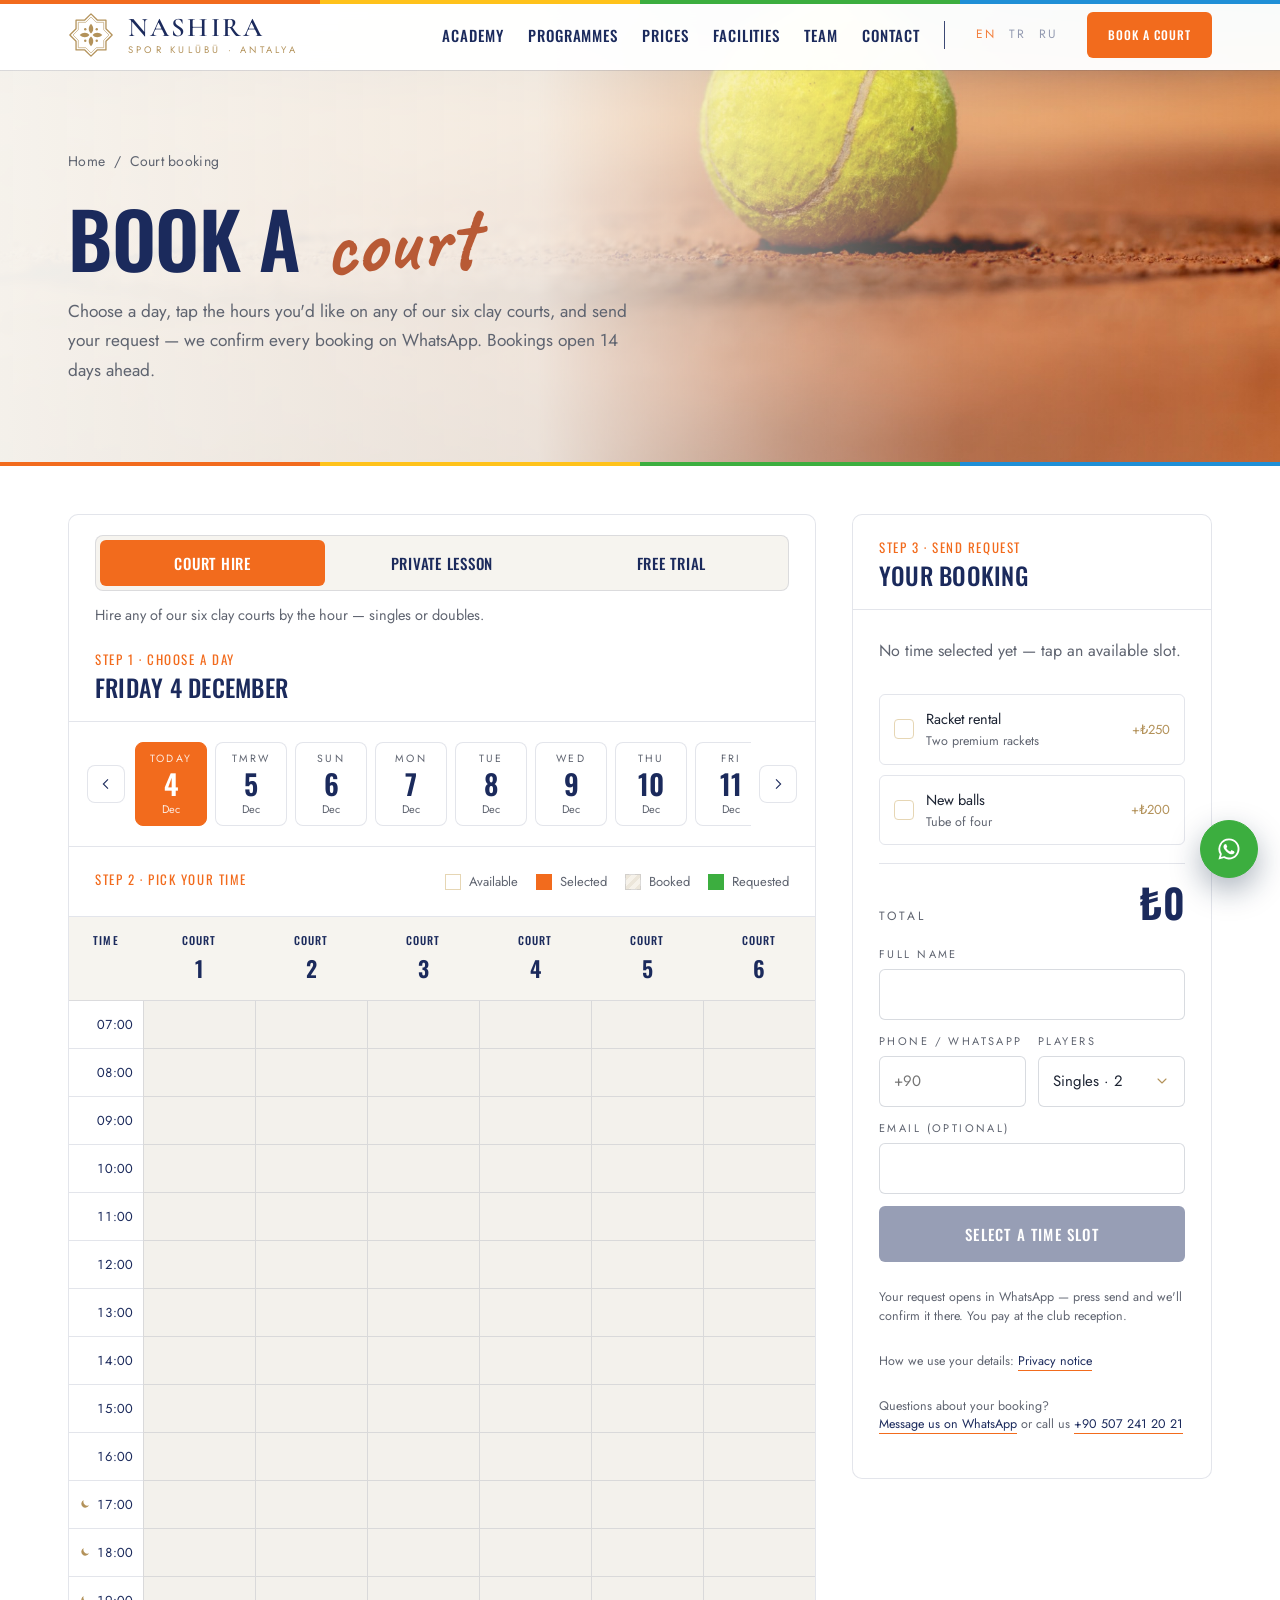
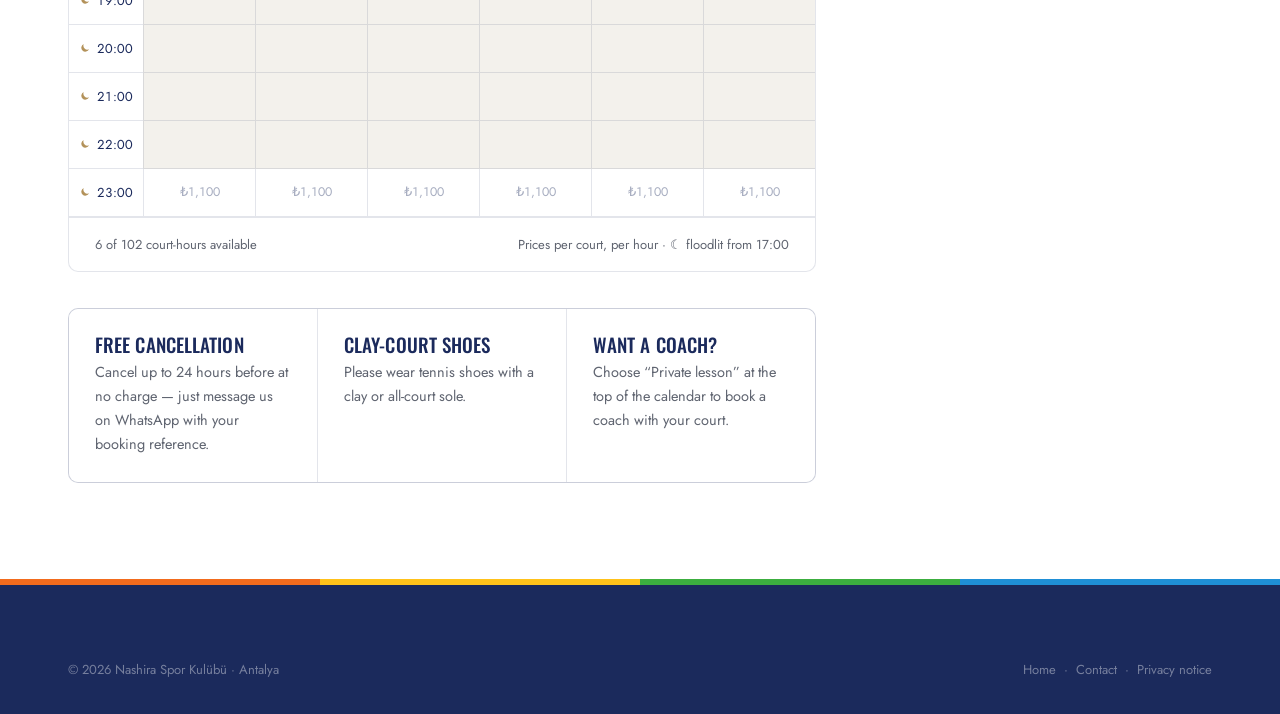
<file: booking.html>
<!doctype html>
<html lang="en">
<head>
  <meta charset="utf-8">
  <meta name="viewport" content="width=device-width, initial-scale=1">
  <title data-i18n="meta.booking">Book a Court — Nashira Spor Kulübü, Antalya</title>
  <meta name="description" data-i18n-content="meta.bookingDesc" content="Book a red clay court, a private lesson or a free trial lesson at Nashira, Antalya — pick a time and send your request on WhatsApp.">
  <!-- Link previews (WhatsApp, Instagram, Facebook, Telegram). These must be full addresses.
       When the site moves to its own domain, replace https://olegogurev-glitch.github.io/nashira-website with it. -->
  <meta property="og:type" content="website">
  <meta property="og:site_name" content="Nashira Spor Kulübü">
  <meta property="og:title" content="Book a Court — Nashira Spor Kulübü, Antalya">
  <meta property="og:description" content="Pick a court, a private lesson or a free trial and send your request on WhatsApp.">
  <meta property="og:url" content="https://olegogurev-glitch.github.io/nashira-website/booking.html">
  <meta property="og:image" content="https://olegogurev-glitch.github.io/nashira-website/assets/img/og-image.png">
  <meta property="og:image:width" content="1200">
  <meta property="og:image:height" content="630">
  <meta property="og:locale" content="en_GB">
  <meta property="og:locale:alternate" content="tr_TR">
  <meta property="og:locale:alternate" content="ru_RU">
  <meta name="twitter:card" content="summary_large_image">
  <meta name="theme-color" content="#ffffff">
  <link rel="alternate" hreflang="tr" href="https://olegogurev-glitch.github.io/nashira-website/booking.html?lang=tr">
  <link rel="alternate" hreflang="en" href="https://olegogurev-glitch.github.io/nashira-website/booking.html?lang=en">
  <link rel="alternate" hreflang="ru" href="https://olegogurev-glitch.github.io/nashira-website/booking.html?lang=ru">
  <link rel="alternate" hreflang="x-default" href="https://olegogurev-glitch.github.io/nashira-website/booking.html">
  <link rel="preconnect" href="https://fonts.googleapis.com">
  <link rel="preconnect" href="https://fonts.gstatic.com" crossorigin>
  <link href="https://fonts.googleapis.com/css2?family=Caveat:wght@700&family=Jost:wght@400;500&family=Oswald:wght@400..700&display=swap" rel="stylesheet">
  <!-- the serif is only used for the NASHIRA wordmark, so only those letters are downloaded -->
  <link href="https://fonts.googleapis.com/css2?family=Cormorant+Garamond:wght@600&text=NASHIRA&display=swap" rel="stylesheet">
  <link rel="stylesheet" href="assets/css/style.css">
  <link rel="stylesheet" href="assets/css/sport.css">
  <link rel="icon" href="data:image/svg+xml,%3Csvg xmlns='http://www.w3.org/2000/svg' viewBox='0 0 100 100'%3E%3Crect width='100' height='100' fill='%230e2442'/%3E%3Cpolygon fill='none' stroke='%23b3925a' stroke-width='6' points='50.0,11.0 61.4,22.4 77.6,22.4 77.6,38.6 89.0,50.0 77.6,61.4 77.6,77.6 61.4,77.6 50.0,89.0 38.6,77.6 22.4,77.6 22.4,61.4 11.0,50.0 22.4,38.6 22.4,22.4 38.6,22.4'/%3E%3C/svg%3E">
</head>
<body>

<svg width="0" height="0" style="position:absolute" aria-hidden="true">
  <symbol id="emblem" viewBox="0 0 100 100">
    <polygon fill="none" stroke="#b3925a" stroke-width="2.8" stroke-linejoin="round" points="50.0,4.0 63.5,17.5 82.5,17.5 82.5,36.5 96.0,50.0 82.5,63.5 82.5,82.5 63.5,82.5 50.0,96.0 36.5,82.5 17.5,82.5 17.5,63.5 4.0,50.0 17.5,36.5 17.5,17.5 36.5,17.5"/>
    <polygon fill="none" stroke="#b3925a" stroke-width="1.3" stroke-linejoin="round" points="50.0,11.0 61.4,22.4 77.6,22.4 77.6,38.6 89.0,50.0 77.6,61.4 77.6,77.6 61.4,77.6 50.0,89.0 38.6,77.6 22.4,77.6 22.4,61.4 11.0,50.0 22.4,38.6 22.4,22.4 38.6,22.4"/>
    <g fill="#b3925a">
      <path id="petal" d="M50 46.5 C43.5 41.5 43.5 32 50 25.5 C56.5 32 56.5 41.5 50 46.5Z"/>
      <use href="#petal" transform="rotate(90 50 50)"/>
      <use href="#petal" transform="rotate(180 50 50)"/>
      <use href="#petal" transform="rotate(270 50 50)"/>
      <circle cx="37.5" cy="37.5" r="2.6"/><circle cx="62.5" cy="37.5" r="2.6"/>
      <circle cx="37.5" cy="62.5" r="2.6"/><circle cx="62.5" cy="62.5" r="2.6"/>
    </g>
  </symbol>
</svg>

<header class="site-header solid" id="header">
  <div class="wrap header-inner">
    <a href="index.html" class="brand" aria-label="Nashira Spor Kulübü — home">
      <svg class="brand-mark"><use href="#emblem"/></svg>
      <span class="brand-text">
        <span class="brand-name">NASHIRA</span>
        <span class="brand-sub">Spor Kulübü · Antalya</span>
      </span>
    </a>
    <nav class="nav" id="nav" aria-label="Main">
      <a href="index.html#academy" data-i18n="nav.academy">Academy</a>
      <a href="index.html#programs" data-i18n="nav.programs">Programmes</a>
      <a href="index.html#pricing" data-i18n="nav.prices">Prices</a>
      <a href="index.html#facilities" data-i18n="nav.facilities">Facilities</a>
      <a href="index.html#team" data-i18n="nav.team">Team</a>
      <a href="index.html#contact" data-i18n="nav.contact">Contact</a>
      <div class="lang" role="group" aria-label="Language">
        <button type="button" data-setlang="en" lang="en" aria-label="English">EN</button>
        <button type="button" data-setlang="tr" lang="tr" aria-label="Türkçe">TR</button>
        <button type="button" data-setlang="ru" lang="ru" aria-label="Русский">RU</button>
      </div>
      <a href="booking.html" class="btn btn-gold" data-i18n="nav.book">Book a court</a>
    </nav>
    <button class="burger" id="burger" aria-label="Open menu" aria-expanded="false" aria-controls="nav">
      <span></span><span></span><span></span>
    </button>
  </div>
</header>

<main>
  <section class="page-hero has-photo">
    <div class="page-hero-photo" aria-hidden="true"></div>
    <div class="hero-pattern" aria-hidden="true"></div>
    <div class="wrap">
      <div class="crumbs"><a href="index.html" data-i18n="footer.home">Home</a> &nbsp;/&nbsp; <span data-i18n="bk.crumb">Court booking</span></div>
      <h1 data-i18n="bk.title">Book a <em>court</em></h1>
      <p class="lead" data-i18n="bk.lead">Choose a day, tap the hours you'd like on any of our six clay courts, and send your request — we confirm every booking on WhatsApp. Bookings open 14 days ahead.</p>
    </div>
  </section>

  <section class="booking" data-type="court">
    <div class="wrap">
      <div class="booking-layout">

        <!-- Calendar -->
        <div>
          <div class="panel">
            <div class="type-tabs" id="typeTabs" role="group" aria-label="Booking type">
              <button type="button" data-type="court" data-i18n="bt.court">Court hire</button>
              <button type="button" data-type="lesson" data-i18n="bt.lesson">Private lesson</button>
              <button type="button" data-type="trial" data-i18n="bt.trial">Free trial</button>
            </div>
            <p class="type-note" id="typeNote"></p>
            <div class="panel-head">
              <div><span class="step" data-i18n="bk.step1">Step 1 · Choose a day</span><h3 id="dayTitle"></h3></div>
            </div>
            <div class="date-strip-wrap">
              <button class="date-nav" id="datePrev" aria-label="‹"><svg viewBox="0 0 24 24" fill="none" stroke="currentColor" stroke-width="1.6"><path d="M15 5l-7 7 7 7"/></svg></button>
              <div class="date-strip" id="dateStrip"></div>
              <button class="date-nav" id="dateNext" aria-label="›"><svg viewBox="0 0 24 24" fill="none" stroke="currentColor" stroke-width="1.6"><path d="M9 5l7 7-7 7"/></svg></button>
            </div>
            <div class="panel-head" style="border-bottom:1px solid var(--line)">
              <div><span class="step" data-i18n="bk.step2">Step 2 · Pick your time</span></div>
              <div class="legend">
                <span><i class="l-free"></i><span data-i18n="lg.free">Available</span></span>
                <span><i class="l-sel"></i><span data-i18n="lg.sel">Selected</span></span>
                <span><i class="l-booked"></i><span data-i18n="lg.booked">Booked</span></span>
                <span><i class="l-mine"></i><span data-i18n="lg.mine">Requested</span></span>
              </div>
            </div>
            <div class="view-toggle" id="viewToggle" role="group" aria-label="View">
              <button type="button" data-view="time" data-i18n="bk.byTime">By time</button>
              <button type="button" data-view="court" data-i18n="bk.byCourt">By court</button>
            </div>
            <div class="court-tabs" id="courtTabs"></div>
            <div class="slot-list" id="slotList"></div>
            <div class="slot-scroller">
              <div class="slot-grid" id="slotGrid"></div>
            </div>
            <div class="grid-foot">
              <span id="freeCount"></span>
              <span data-i18n="bk.priceNote">Prices per court, per hour · ☾ floodlit from 17:00</span>
            </div>
          </div>
        </div>

        <!-- Summary -->
        <aside class="panel summary" aria-labelledby="sumTitle">
          <div class="panel-head">
            <span class="step" data-i18n="bk.step3">Step 3 · Send request</span>
            <h3 id="sumTitle" data-i18n="bk.your">Your booking</h3>
          </div>
          <div class="summary-body">
            <p class="sel-empty" id="selEmpty" data-i18n="bk.empty">No time selected yet — tap an available slot.</p>
            <ul class="sel-list" id="selList"></ul>

            <div class="extras for-paid" id="extras">
              <label class="check"><input type="checkbox" id="xRackets"><span><span data-i18n="x.rackets">Racket rental</span><small data-i18n="x.racketsSub">Two premium rackets</small></span><em id="xRacketsPrice"></em></label>
              <label class="check"><input type="checkbox" id="xBalls"><span><span data-i18n="x.balls">New balls</span><small data-i18n="x.ballsSub">Tube of four</small></span><em id="xBallsPrice"></em></label>
            </div>

            <div class="total"><span data-i18n="bk.total">Total</span><strong id="total">₺0</strong></div>

            <form class="form" id="bookForm" novalidate>
              <div class="field"><label for="fName" data-i18n="f.name">Full name</label><input id="fName" autocomplete="name" required></div>
              <div class="form-row">
                <div class="field"><label for="fPhone" data-i18n="f.phone">Phone / WhatsApp</label><input id="fPhone" type="tel" autocomplete="tel" placeholder="+90" required></div>
                <div class="field for-court"><label for="fPlayers" data-i18n="f.players">Players</label>
                  <select id="fPlayers"><option data-i18n="f.singles">Singles · 2</option><option data-i18n="f.doubles">Doubles · 4</option></select>
                </div>
                <div class="field for-coached"><label for="fFor" data-i18n="enq.for">Who is it for?</label>
                  <select id="fFor"><option value="adult" data-i18n="enq.adult">Myself</option><option value="child" data-i18n="enq.child">My child</option></select>
                </div>
              </div>
              <div class="form-row for-coached">
                <div class="field for-lesson"><label for="fCoach" data-i18n="f.coach">Coach</label>
                  <select id="fCoach">
                    <option value="any" data-i18n="f.anyCoach">Any coach</option>
                    <option data-i18n="c1.name">Orhan</option>
                    <option data-i18n="c2.name">Dilek</option>
                    <option data-i18n="c3.name">Musa</option>
                    <option data-i18n="c4.name">Arda</option>
                  </select>
                </div>
                <div class="field"><label for="fLevel" data-i18n="enq.level">Level</label>
                  <select id="fLevel">
                    <option data-i18n="lvl.new">New to tennis</option>
                    <option data-i18n="lvl.some">Some experience</option>
                    <option data-i18n="lvl.adv">Advanced</option>
                    <option data-i18n="lvl.comp">Competitive</option>
                  </select>
                </div>
              </div>
              <div class="field"><label for="fEmail" data-i18n="f.email">Email (optional)</label><input id="fEmail" type="email" autocomplete="email"></div>
              <button class="btn btn-navy btn-block" id="confirmBtn" type="submit" disabled>Select a time slot</button>
              <p class="fine" data-i18n="bk.fine">Your request opens in WhatsApp — press send and we'll confirm it there. You pay at the club reception.</p>
              <p class="fine privacy-line"><span data-i18n="f.privacyNote">How we use your details:</span> <a href="privacy.html" target="_blank" rel="noopener" data-i18n="f.privacyLink">Privacy notice</a></p>
              <p class="fine help-line"><span data-i18n="bk.help">Questions about your booking?</span> <a href="https://wa.me/905072412021" target="_blank" rel="noopener" data-i18n="bk.helpWa">Message us on WhatsApp</a> <span data-i18n="enq.or">or call us</span> <a href="tel:+905072412021">+90 507 241 20 21</a></p>
            </form>
          </div>
        </aside>

          <div class="info-cards">
            <div><h4 data-i18n="i1.t">Free cancellation</h4><p data-i18n="i1.p">Cancel up to 24 hours before at no charge — just message us on WhatsApp with your booking reference.</p></div>
            <div><h4 data-i18n="i2.t">Clay-court shoes</h4><p data-i18n="i2.p">Please wear tennis shoes with a clay or all-court sole.</p></div>
            <div><h4 data-i18n="i3.t">Want a coach?</h4><p data-i18n="i3.p">Choose “Private lesson” at the top of the calendar to book a coach with your court.</p></div>
          </div>


      </div>
    </div>
  </section>
</main>

<footer class="site-footer">
  <div class="wrap">
    <div class="footer-bottom" style="margin-top:0;border-top:0;padding-top:0">
      <span>© <span class="year"></span> Nashira Spor Kulübü · <span>Antalya</span></span>
      <span><a href="index.html" data-i18n="footer.home">Home</a> &nbsp;·&nbsp; <a href="index.html#contact" data-i18n="nav.contact">Contact</a> &nbsp;·&nbsp; <a href="privacy.html" data-i18n="footer.privacy">Privacy notice</a></span>
    </div>
  </div>
</footer>

<!-- Confirmation modal -->
<div class="modal" id="modal" role="dialog" aria-modal="true" aria-labelledby="mTitle">
  <div class="modal-card">
    <svg class="mark"><use href="#emblem"/></svg>
    <h3 id="mTitle"></h3>
    <p data-i18n="m.confirmed">WhatsApp has opened with your request — press send, and we'll confirm it there.</p>
    <div class="modal-ref" id="mRef"></div>
    <ul id="mList"></ul>
    <p class="fine" data-i18n="m.cancel">To change or cancel, message us with this reference — free up to 24 hours before.</p>
    <div class="modal-actions">
      <button class="btn btn-navy" id="mClose" data-i18n="m.done">Done</button>
      <a class="btn btn-line" id="mRetry" href="https://wa.me/905072412021" target="_blank" rel="noopener" data-i18n="enq.retry">Open WhatsApp again</a>
    </div>
  </div>
</div>

<div class="book-bar" id="bookBar">
  <div class="bb-info" aria-live="polite"><b id="bbCount"></b><span id="bbTotal"></span></div>
  <button type="button" class="btn btn-gold" id="bbGo"><span data-i18n="bk.continue">Continue</span> <svg viewBox="0 0 24 24" aria-hidden="true"><path d="M4 12h15M13 6l6 6-6 6" fill="none" stroke="currentColor" stroke-width="1.8"/></svg></button>
</div>

<a href="https://wa.me/905072412021" class="wa-float" target="_blank" rel="noopener" aria-label="WhatsApp">
  <svg viewBox="0 0 24 24" fill="currentColor"><path d="M12 2.2a9.7 9.7 0 0 0-8.4 14.6L2.3 21.7l5-1.3A9.7 9.7 0 1 0 12 2.2zm0 17.7a8 8 0 0 1-4.1-1.1l-.3-.2-3 .8.8-2.9-.2-.3A8 8 0 1 1 12 19.9zm4.4-6c-.2-.1-1.4-.7-1.7-.8-.2-.1-.4-.1-.5.1l-.8 1c-.1.2-.3.2-.5.1a6.6 6.6 0 0 1-3.3-2.9c-.2-.4.2-.4.7-1.3.1-.2 0-.3 0-.4l-.8-1.8c-.2-.5-.4-.4-.5-.4h-.5a.9.9 0 0 0-.7.3 2.8 2.8 0 0 0-.9 2.1 4.9 4.9 0 0 0 1 2.6 11.2 11.2 0 0 0 4.3 3.8c1.6.7 2.2.7 3 .6a2.5 2.5 0 0 0 1.7-1.2 2 2 0 0 0 .1-1.2c0-.1-.2-.2-.4-.3z"/></svg>
</a>

<div class="toast" id="toast" role="status" aria-live="polite"></div>

<script src="assets/js/i18n.js"></script>
<script src="assets/js/app.js"></script>
</body>
</html>
</file>
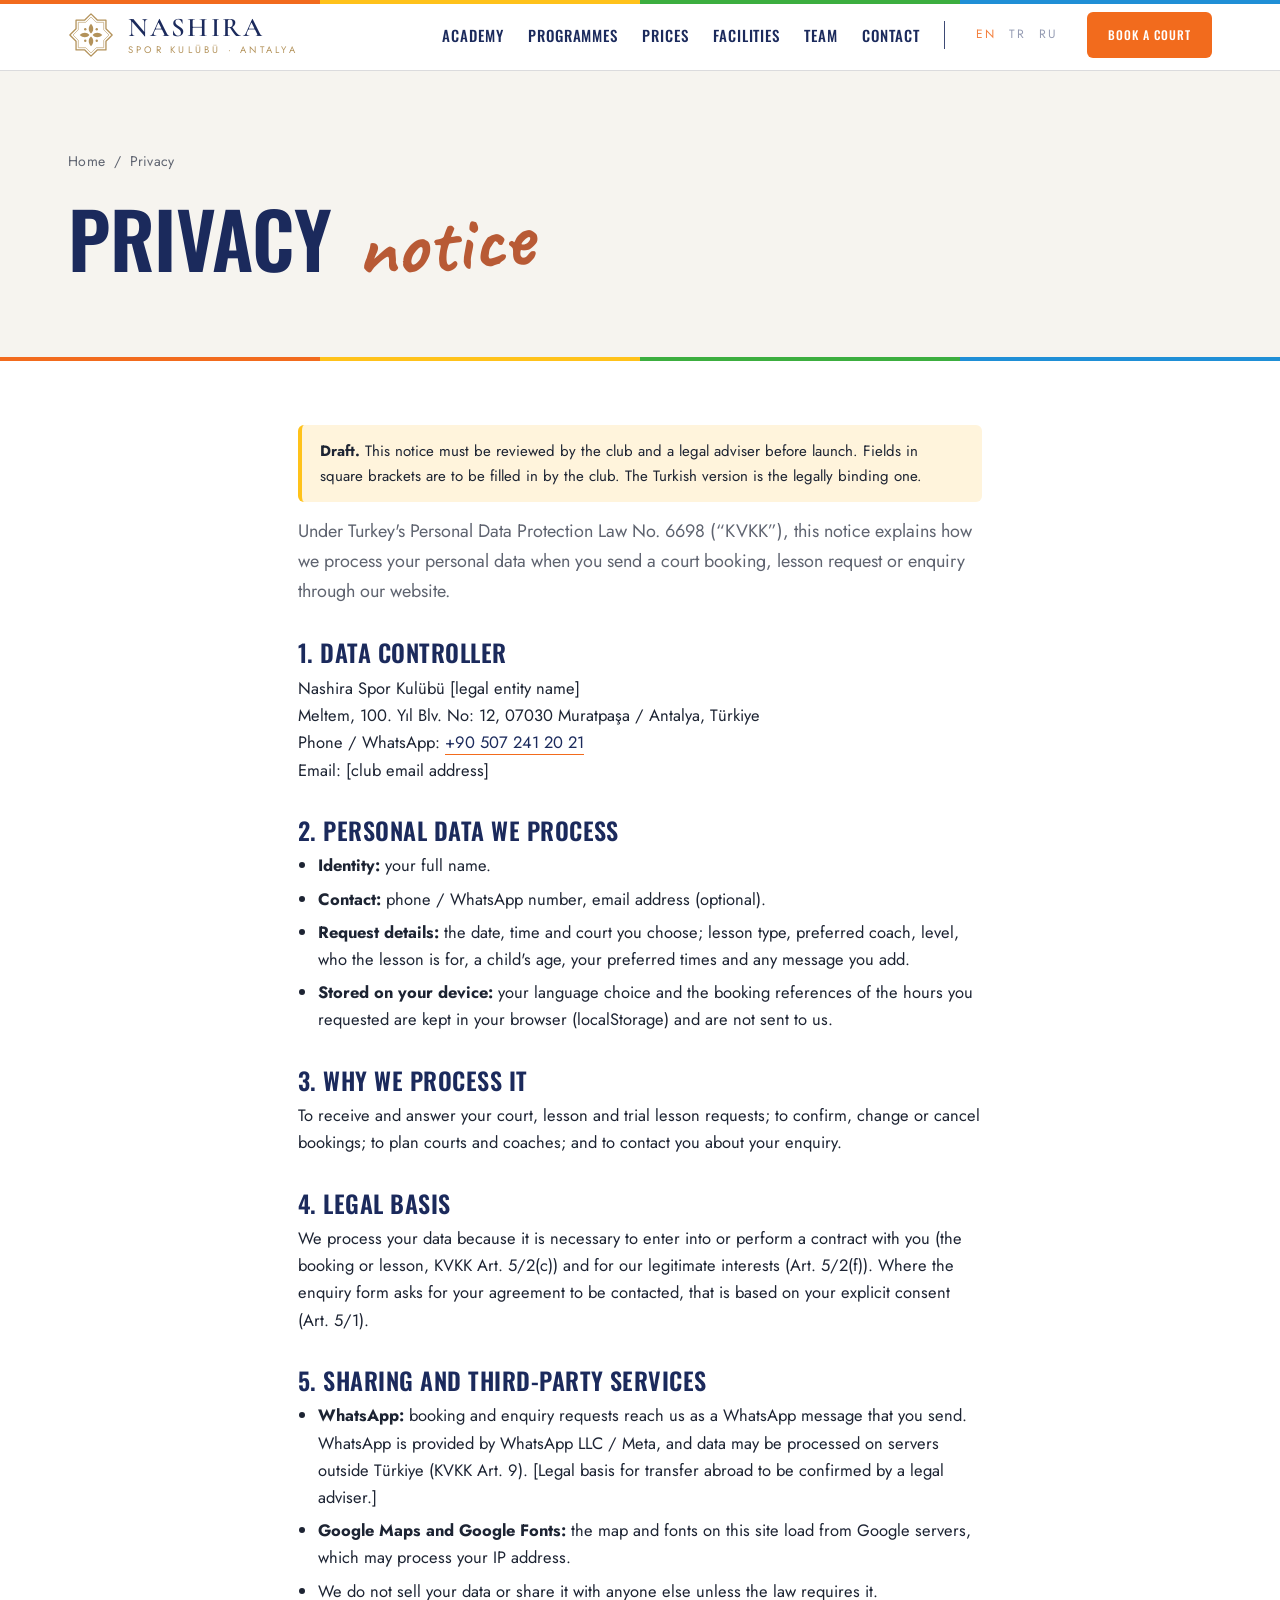
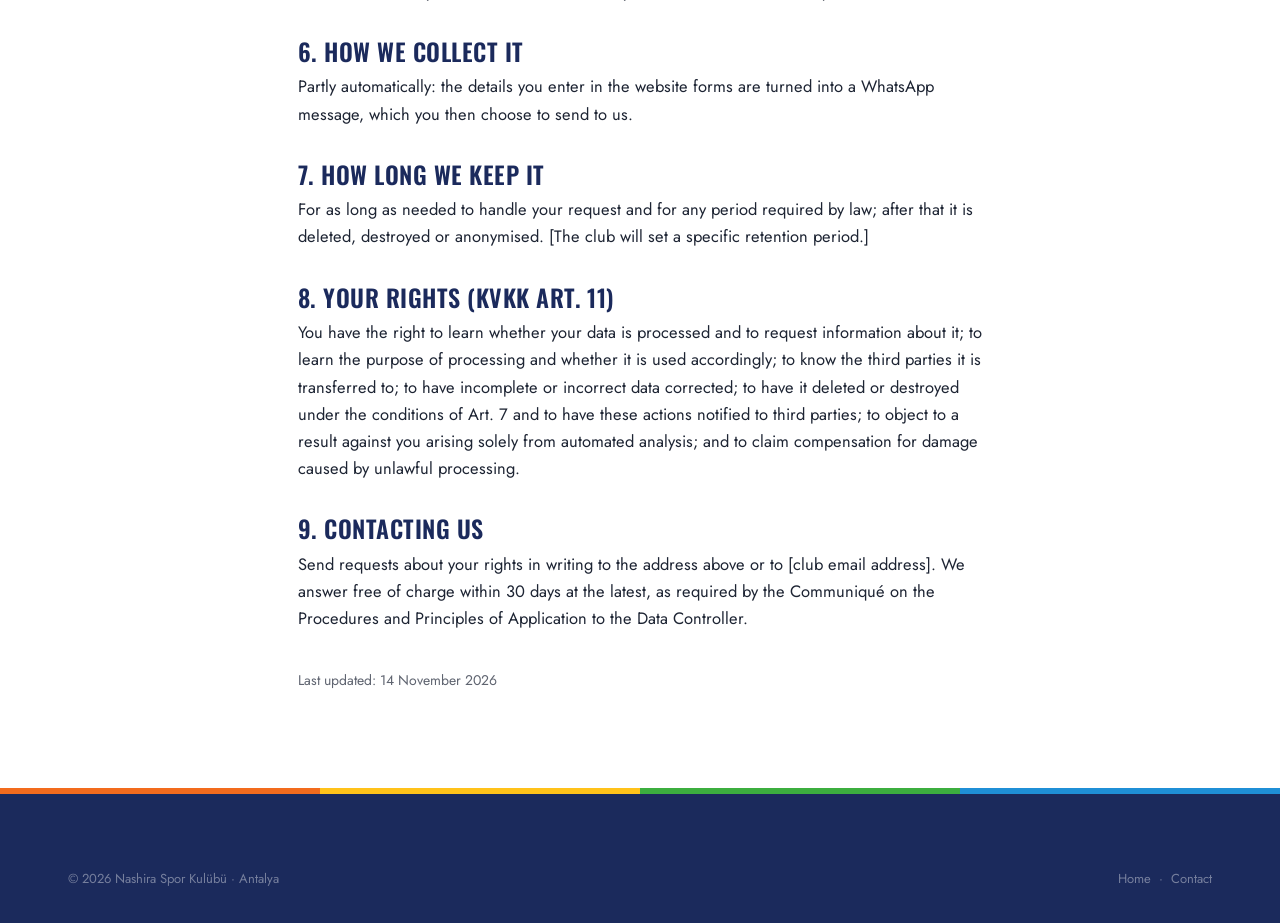
<file: privacy.html>
<!doctype html>
<html lang="tr">
<head>
  <meta charset="utf-8">
  <meta name="viewport" content="width=device-width, initial-scale=1">
  <script>document.documentElement.classList.add("js")</script>
  <title data-i18n="meta.privacy">Privacy Notice — Nashira Spor Kulübü</title>
  <meta name="description" data-i18n-content="meta.privacyDesc" content="How Nashira Spor Kulübü processes the personal data you send through court bookings and enquiries (KVKK notice).">
  <meta name="robots" content="index, follow">
  <meta name="theme-color" content="#ffffff">
  <link rel="alternate" hreflang="tr" href="https://olegogurev-glitch.github.io/nashira-website/privacy.html?lang=tr">
  <link rel="alternate" hreflang="en" href="https://olegogurev-glitch.github.io/nashira-website/privacy.html?lang=en">
  <link rel="alternate" hreflang="ru" href="https://olegogurev-glitch.github.io/nashira-website/privacy.html?lang=ru">
  <link rel="alternate" hreflang="x-default" href="https://olegogurev-glitch.github.io/nashira-website/privacy.html">
  <link rel="preconnect" href="https://fonts.googleapis.com">
  <link rel="preconnect" href="https://fonts.gstatic.com" crossorigin>
  <link href="https://fonts.googleapis.com/css2?family=Caveat:wght@700&family=Jost:wght@400;500&family=Oswald:wght@400..700&display=swap" rel="stylesheet">
  <link href="https://fonts.googleapis.com/css2?family=Cormorant+Garamond:wght@600&text=NASHIRA&display=swap" rel="stylesheet">
  <link rel="stylesheet" href="assets/css/style.css">
  <link rel="stylesheet" href="assets/css/sport.css">
  <link rel="icon" href="data:image/svg+xml,%3Csvg xmlns='http://www.w3.org/2000/svg' viewBox='0 0 100 100'%3E%3Crect width='100' height='100' fill='%230e2442'/%3E%3Cpolygon fill='none' stroke='%23b3925a' stroke-width='6' points='50.0,11.0 61.4,22.4 77.6,22.4 77.6,38.6 89.0,50.0 77.6,61.4 77.6,77.6 61.4,77.6 50.0,89.0 38.6,77.6 22.4,77.6 22.4,61.4 11.0,50.0 22.4,38.6 22.4,22.4 38.6,22.4'/%3E%3C/svg%3E">
</head>
<body>

<svg width="0" height="0" style="position:absolute" aria-hidden="true">
  <symbol id="emblem" viewBox="0 0 100 100">
    <polygon fill="none" stroke="#b3925a" stroke-width="2.8" stroke-linejoin="round" points="50.0,4.0 63.5,17.5 82.5,17.5 82.5,36.5 96.0,50.0 82.5,63.5 82.5,82.5 63.5,82.5 50.0,96.0 36.5,82.5 17.5,82.5 17.5,63.5 4.0,50.0 17.5,36.5 17.5,17.5 36.5,17.5"/>
    <polygon fill="none" stroke="#b3925a" stroke-width="1.3" stroke-linejoin="round" points="50.0,11.0 61.4,22.4 77.6,22.4 77.6,38.6 89.0,50.0 77.6,61.4 77.6,77.6 61.4,77.6 50.0,89.0 38.6,77.6 22.4,77.6 22.4,61.4 11.0,50.0 22.4,38.6 22.4,22.4 38.6,22.4"/>
    <g fill="#b3925a">
      <path id="petal" d="M50 46.5 C43.5 41.5 43.5 32 50 25.5 C56.5 32 56.5 41.5 50 46.5Z"/>
      <use href="#petal" transform="rotate(90 50 50)"/>
      <use href="#petal" transform="rotate(180 50 50)"/>
      <use href="#petal" transform="rotate(270 50 50)"/>
      <circle cx="37.5" cy="37.5" r="2.6"/><circle cx="62.5" cy="37.5" r="2.6"/>
      <circle cx="37.5" cy="62.5" r="2.6"/><circle cx="62.5" cy="62.5" r="2.6"/>
    </g>
  </symbol>
</svg>

<header class="site-header solid" id="header">
  <div class="wrap header-inner">
    <a href="index.html" class="brand" aria-label="Nashira Spor Kulübü — home">
      <svg class="brand-mark"><use href="#emblem"/></svg>
      <span class="brand-text">
        <span class="brand-name">NASHIRA</span>
        <span class="brand-sub">Spor Kulübü · Antalya</span>
      </span>
    </a>
    <nav class="nav" id="nav" aria-label="Main">
      <a href="index.html#academy" data-i18n="nav.academy">Academy</a>
      <a href="index.html#programs" data-i18n="nav.programs">Programmes</a>
      <a href="index.html#pricing" data-i18n="nav.prices">Prices</a>
      <a href="index.html#facilities" data-i18n="nav.facilities">Facilities</a>
      <a href="index.html#team" data-i18n="nav.team">Team</a>
      <a href="index.html#contact" data-i18n="nav.contact">Contact</a>
      <div class="lang" role="group" aria-label="Language">
        <button type="button" data-setlang="en" lang="en" aria-label="English">EN</button>
        <button type="button" data-setlang="tr" lang="tr" aria-label="Türkçe">TR</button>
        <button type="button" data-setlang="ru" lang="ru" aria-label="Русский">RU</button>
      </div>
      <a href="booking.html" class="btn btn-gold" data-i18n="nav.book">Book a court</a>
    </nav>
    <button class="burger" id="burger" aria-label="Open menu" aria-expanded="false" aria-controls="nav">
      <span></span><span></span><span></span>
    </button>
  </div>
</header>

<main>
  <section class="page-hero legal-hero">
    <div class="hero-pattern" aria-hidden="true"></div>
    <div class="wrap">
      <div class="crumbs"><a href="index.html" data-i18n="footer.home">Home</a> &nbsp;/&nbsp; <span data-i18n="pv.crumb">Privacy</span></div>
      <h1 data-i18n="pv.title">Privacy <em>notice</em></h1>
    </div>
  </section>

  <section class="section legal-section">
    <div class="wrap legal">

      <!-- ===================== TÜRKÇE (legally binding version) ===================== -->
      <article lang="tr">
        <p class="draft-note"><b>Taslak.</b> Bu metin yayına alınmadan önce kulüp ve bir hukuk danışmanı tarafından kontrol edilmelidir. Köşeli parantez içindeki alanlar kulüp tarafından doldurulacaktır.</p>
        <p class="legal-lead">6698 sayılı Kişisel Verilerin Korunması Kanunu (“KVKK”) uyarınca, web sitemiz üzerinden kort rezervasyonu, ders talebi veya başvuru gönderdiğinizde kişisel verilerinizin nasıl işlendiğini aşağıda açıklıyoruz.</p>

        <h2>1. Veri sorumlusu</h2>
        <p>Nashira Spor Kulübü [tüzel kişi unvanı]<br>Meltem, 100. Yıl Blv. No: 12, 07030 Muratpaşa / Antalya<br>Telefon / WhatsApp: <a href="tel:+905072412021">+90 507 241 20 21</a><br>E-posta: [kulüp e-posta adresi]</p>

        <h2>2. İşlenen kişisel veriler</h2>
        <ul>
          <li><b>Kimlik:</b> ad ve soyad.</li>
          <li><b>İletişim:</b> telefon / WhatsApp numarası, e-posta adresi (isteğe bağlı).</li>
          <li><b>Talep bilgileri:</b> seçtiğiniz tarih, saat ve kort; ders türü, tercih edilen antrenör, seviye, dersin kimin için olduğu, çocuğun yaşı, uygun zamanlar ve eklediğiniz mesaj.</li>
          <li><b>Cihazınızda saklanan bilgiler:</b> dil tercihiniz ve talep ettiğiniz saatlerin rezervasyon numaraları tarayıcınızda (localStorage) tutulur; bu bilgiler bize gönderilmez.</li>
        </ul>

        <h2>3. İşleme amaçları</h2>
        <p>Kort, ders ve deneme dersi taleplerinizi almak ve yanıtlamak; rezervasyonu onaylamak, değiştirmek veya iptal etmek; antrenör ve kort planlaması yapmak; başvurunuzla ilgili sizinle iletişime geçmek.</p>

        <h2>4. Hukuki sebepler</h2>
        <p>Kişisel verileriniz KVKK m. 5/2(c) uyarınca bir sözleşmenin kurulması veya ifasıyla doğrudan ilgili olması (rezervasyon ve ders hizmeti) ve m. 5/2(f) uyarınca meşru menfaatimiz için zorunlu olması sebeplerine dayanarak işlenir. Başvuru formunda sizinle iletişime geçmemiz için verdiğiniz onay, KVKK m. 5/1 kapsamında açık rızanıza dayanır.</p>

        <h2>5. Aktarım ve üçüncü taraf hizmetler</h2>
        <ul>
          <li><b>WhatsApp:</b> Rezervasyon ve başvuru talepleriniz, sizin tarafınızdan gönderilen bir WhatsApp mesajı olarak bize ulaşır. WhatsApp hizmeti WhatsApp LLC / Meta tarafından sağlanır ve veriler yurt dışındaki sunucularda işlenebilir (KVKK m. 9). [Yurt dışı aktarım dayanağı hukuk danışmanı tarafından belirlenecektir.]</li>
          <li><b>Google Haritalar ve Google Fonts:</b> Sayfadaki harita ve yazı tipleri Google sunucularından yüklenir; bu sırada IP adresiniz Google tarafından işlenebilir.</li>
          <li>Verileriniz, yasal bir zorunluluk olmadıkça bunların dışında üçüncü kişilerle paylaşılmaz ve satılmaz.</li>
        </ul>

        <h2>6. Toplama yöntemi</h2>
        <p>Veriler, web sitesindeki formlara girdiğiniz bilgilerin sizin onayınızla oluşturulan WhatsApp mesajı aracılığıyla bize iletilmesi yoluyla, kısmen otomatik yöntemlerle toplanır.</p>

        <h2>7. Saklama süresi</h2>
        <p>Veriler, talebinizin yerine getirilmesi için gerekli süre ve ilgili mevzuatta öngörülen süreler boyunca saklanır; süre sonunda silinir, yok edilir veya anonim hale getirilir. [Kulüp somut saklama süresini belirleyecektir.]</p>

        <h2>8. Haklarınız (KVKK m. 11)</h2>
        <p>Kişisel verilerinizin işlenip işlenmediğini öğrenme, işlenmişse bilgi talep etme, işleme amacını ve amacına uygun kullanılıp kullanılmadığını öğrenme, aktarıldığı üçüncü kişileri bilme, eksik veya yanlış işlenmişse düzeltilmesini, KVKK m. 7 şartları çerçevesinde silinmesini veya yok edilmesini ve bu işlemlerin aktarılan üçüncü kişilere bildirilmesini isteme, münhasıran otomatik sistemlerle analiz edilmesi sonucu aleyhinize bir sonuç ortaya çıkmasına itiraz etme ve kanuna aykırı işleme nedeniyle zarara uğramanız halinde zararın giderilmesini talep etme haklarına sahipsiniz.</p>

        <h2>9. Başvuru</h2>
        <p>Haklarınıza ilişkin taleplerinizi yukarıdaki adrese yazılı olarak veya [kulüp e-posta adresi] üzerinden iletebilirsiniz. Başvurunuz, Veri Sorumlusuna Başvuru Usul ve Esasları Hakkında Tebliğ uyarınca en geç 30 gün içinde ücretsiz olarak sonuçlandırılır.</p>

        <p class="legal-date">Son güncelleme: 14 Kasım 2026</p>
      </article>

      <!-- ===================== ENGLISH ===================== -->
      <article lang="en">
        <p class="draft-note"><b>Draft.</b> This notice must be reviewed by the club and a legal adviser before launch. Fields in square brackets are to be filled in by the club. The Turkish version is the legally binding one.</p>
        <p class="legal-lead">Under Turkey's Personal Data Protection Law No. 6698 (“KVKK”), this notice explains how we process your personal data when you send a court booking, lesson request or enquiry through our website.</p>

        <h2>1. Data controller</h2>
        <p>Nashira Spor Kulübü [legal entity name]<br>Meltem, 100. Yıl Blv. No: 12, 07030 Muratpaşa / Antalya, Türkiye<br>Phone / WhatsApp: <a href="tel:+905072412021">+90 507 241 20 21</a><br>Email: [club email address]</p>

        <h2>2. Personal data we process</h2>
        <ul>
          <li><b>Identity:</b> your full name.</li>
          <li><b>Contact:</b> phone / WhatsApp number, email address (optional).</li>
          <li><b>Request details:</b> the date, time and court you choose; lesson type, preferred coach, level, who the lesson is for, a child's age, your preferred times and any message you add.</li>
          <li><b>Stored on your device:</b> your language choice and the booking references of the hours you requested are kept in your browser (localStorage) and are not sent to us.</li>
        </ul>

        <h2>3. Why we process it</h2>
        <p>To receive and answer your court, lesson and trial lesson requests; to confirm, change or cancel bookings; to plan courts and coaches; and to contact you about your enquiry.</p>

        <h2>4. Legal basis</h2>
        <p>We process your data because it is necessary to enter into or perform a contract with you (the booking or lesson, KVKK Art. 5/2(c)) and for our legitimate interests (Art. 5/2(f)). Where the enquiry form asks for your agreement to be contacted, that is based on your explicit consent (Art. 5/1).</p>

        <h2>5. Sharing and third-party services</h2>
        <ul>
          <li><b>WhatsApp:</b> booking and enquiry requests reach us as a WhatsApp message that you send. WhatsApp is provided by WhatsApp LLC / Meta, and data may be processed on servers outside Türkiye (KVKK Art. 9). [Legal basis for transfer abroad to be confirmed by a legal adviser.]</li>
          <li><b>Google Maps and Google Fonts:</b> the map and fonts on this site load from Google servers, which may process your IP address.</li>
          <li>We do not sell your data or share it with anyone else unless the law requires it.</li>
        </ul>

        <h2>6. How we collect it</h2>
        <p>Partly automatically: the details you enter in the website forms are turned into a WhatsApp message, which you then choose to send to us.</p>

        <h2>7. How long we keep it</h2>
        <p>For as long as needed to handle your request and for any period required by law; after that it is deleted, destroyed or anonymised. [The club will set a specific retention period.]</p>

        <h2>8. Your rights (KVKK Art. 11)</h2>
        <p>You have the right to learn whether your data is processed and to request information about it; to learn the purpose of processing and whether it is used accordingly; to know the third parties it is transferred to; to have incomplete or incorrect data corrected; to have it deleted or destroyed under the conditions of Art. 7 and to have these actions notified to third parties; to object to a result against you arising solely from automated analysis; and to claim compensation for damage caused by unlawful processing.</p>

        <h2>9. Contacting us</h2>
        <p>Send requests about your rights in writing to the address above or to [club email address]. We answer free of charge within 30 days at the latest, as required by the Communiqué on the Procedures and Principles of Application to the Data Controller.</p>

        <p class="legal-date">Last updated: 14 November 2026</p>
      </article>

      <!-- ===================== РУССКИЙ ===================== -->
      <article lang="ru">
        <p class="draft-note"><b>Черновик.</b> Перед запуском текст должен проверить клуб и юрист. Поля в квадратных скобках заполняет клуб. Юридическую силу имеет версия на турецком языке.</p>
        <p class="legal-lead">В соответствии с Законом Турции № 6698 о защите персональных данных («KVKK») мы объясняем, как обрабатываем ваши персональные данные, когда вы отправляете через сайт заявку на бронирование корта, занятие или вопрос.</p>

        <h2>1. Оператор данных</h2>
        <p>Nashira Spor Kulübü [наименование юридического лица]<br>Meltem, 100. Yıl Blv. No: 12, 07030 Muratpaşa / Antalya, Турция<br>Телефон / WhatsApp: <a href="tel:+905072412021">+90 507 241 20 21</a><br>Эл. почта: [адрес эл. почты клуба]</p>

        <h2>2. Какие данные мы обрабатываем</h2>
        <ul>
          <li><b>Идентификационные:</b> имя и фамилия.</li>
          <li><b>Контактные:</b> номер телефона / WhatsApp, адрес эл. почты (по желанию).</li>
          <li><b>Данные заявки:</b> выбранные дата, время и корт; тип занятия, желаемый тренер, уровень, для кого занятие, возраст ребёнка, удобное время и ваш комментарий.</li>
          <li><b>Хранится на вашем устройстве:</b> выбранный язык и номера броней запрошенных часов хранятся в вашем браузере (localStorage) и нам не передаются.</li>
        </ul>

        <h2>3. Цели обработки</h2>
        <p>Принимать заявки на корт, занятия и пробный урок и отвечать на них; подтверждать, изменять и отменять бронирования; планировать корты и тренеров; связываться с вами по вашему обращению.</p>

        <h2>4. Правовые основания</h2>
        <p>Мы обрабатываем данные, поскольку это необходимо для заключения или исполнения договора с вами (бронь или занятие, ст. 5/2(c) KVKK) и для наших законных интересов (ст. 5/2(f)). Согласие на связь с вами в форме обращения основано на вашем явном согласии (ст. 5/1).</p>

        <h2>5. Передача данных и сторонние сервисы</h2>
        <ul>
          <li><b>WhatsApp:</b> заявки и обращения приходят нам в виде сообщения WhatsApp, которое отправляете вы. WhatsApp предоставляется компанией WhatsApp LLC / Meta; данные могут обрабатываться на серверах за пределами Турции (ст. 9 KVKK). [Основание для трансграничной передачи уточнит юрист.]</li>
          <li><b>Google Карты и Google Fonts:</b> карта и шрифты на сайте загружаются с серверов Google, которые могут обрабатывать ваш IP-адрес.</li>
          <li>Мы не продаём ваши данные и не передаём их другим лицам, если этого не требует закон.</li>
        </ul>

        <h2>6. Как мы получаем данные</h2>
        <p>Частично автоматически: данные, которые вы вводите в формы на сайте, превращаются в сообщение WhatsApp, и вы сами решаете отправить его нам.</p>

        <h2>7. Срок хранения</h2>
        <p>Столько, сколько нужно для выполнения заявки, и в течение сроков, установленных законом; затем данные удаляются, уничтожаются или обезличиваются. [Конкретный срок определит клуб.]</p>

        <h2>8. Ваши права (ст. 11 KVKK)</h2>
        <p>Вы вправе узнать, обрабатываются ли ваши данные, и запросить сведения о них; узнать цель обработки и соответствие ей; знать, каким третьим лицам данные переданы; требовать исправления неполных или неверных данных; требовать их удаления или уничтожения на условиях ст. 7 и уведомления об этом третьих лиц; возражать против неблагоприятного для вас результата, полученного исключительно автоматизированным анализом; требовать возмещения ущерба, причинённого незаконной обработкой.</p>

        <h2>9. Как с нами связаться</h2>
        <p>Направляйте запросы о ваших правах в письменном виде по адресу выше или на [адрес эл. почты клуба]. Мы бесплатно ответим не позднее чем через 30 дней, как предусмотрено Положением о порядке обращения к оператору данных.</p>

        <p class="legal-date">Последнее обновление: 14 ноября 2026 г.</p>
      </article>

    </div>
  </section>
</main>

<footer class="site-footer">
  <div class="wrap">
    <div class="footer-bottom" style="margin-top:0;border-top:0;padding-top:0">
      <span>© <span class="year"></span> Nashira Spor Kulübü · <span>Antalya</span></span>
      <span><a href="index.html" data-i18n="footer.home">Home</a> &nbsp;·&nbsp; <a href="index.html#contact" data-i18n="nav.contact">Contact</a></span>
    </div>
  </div>
</footer>

<div class="toast" id="toast" role="status" aria-live="polite"></div>

<script src="assets/js/i18n.js"></script>
<script src="assets/js/app.js"></script>
</body>
</html>
</file>
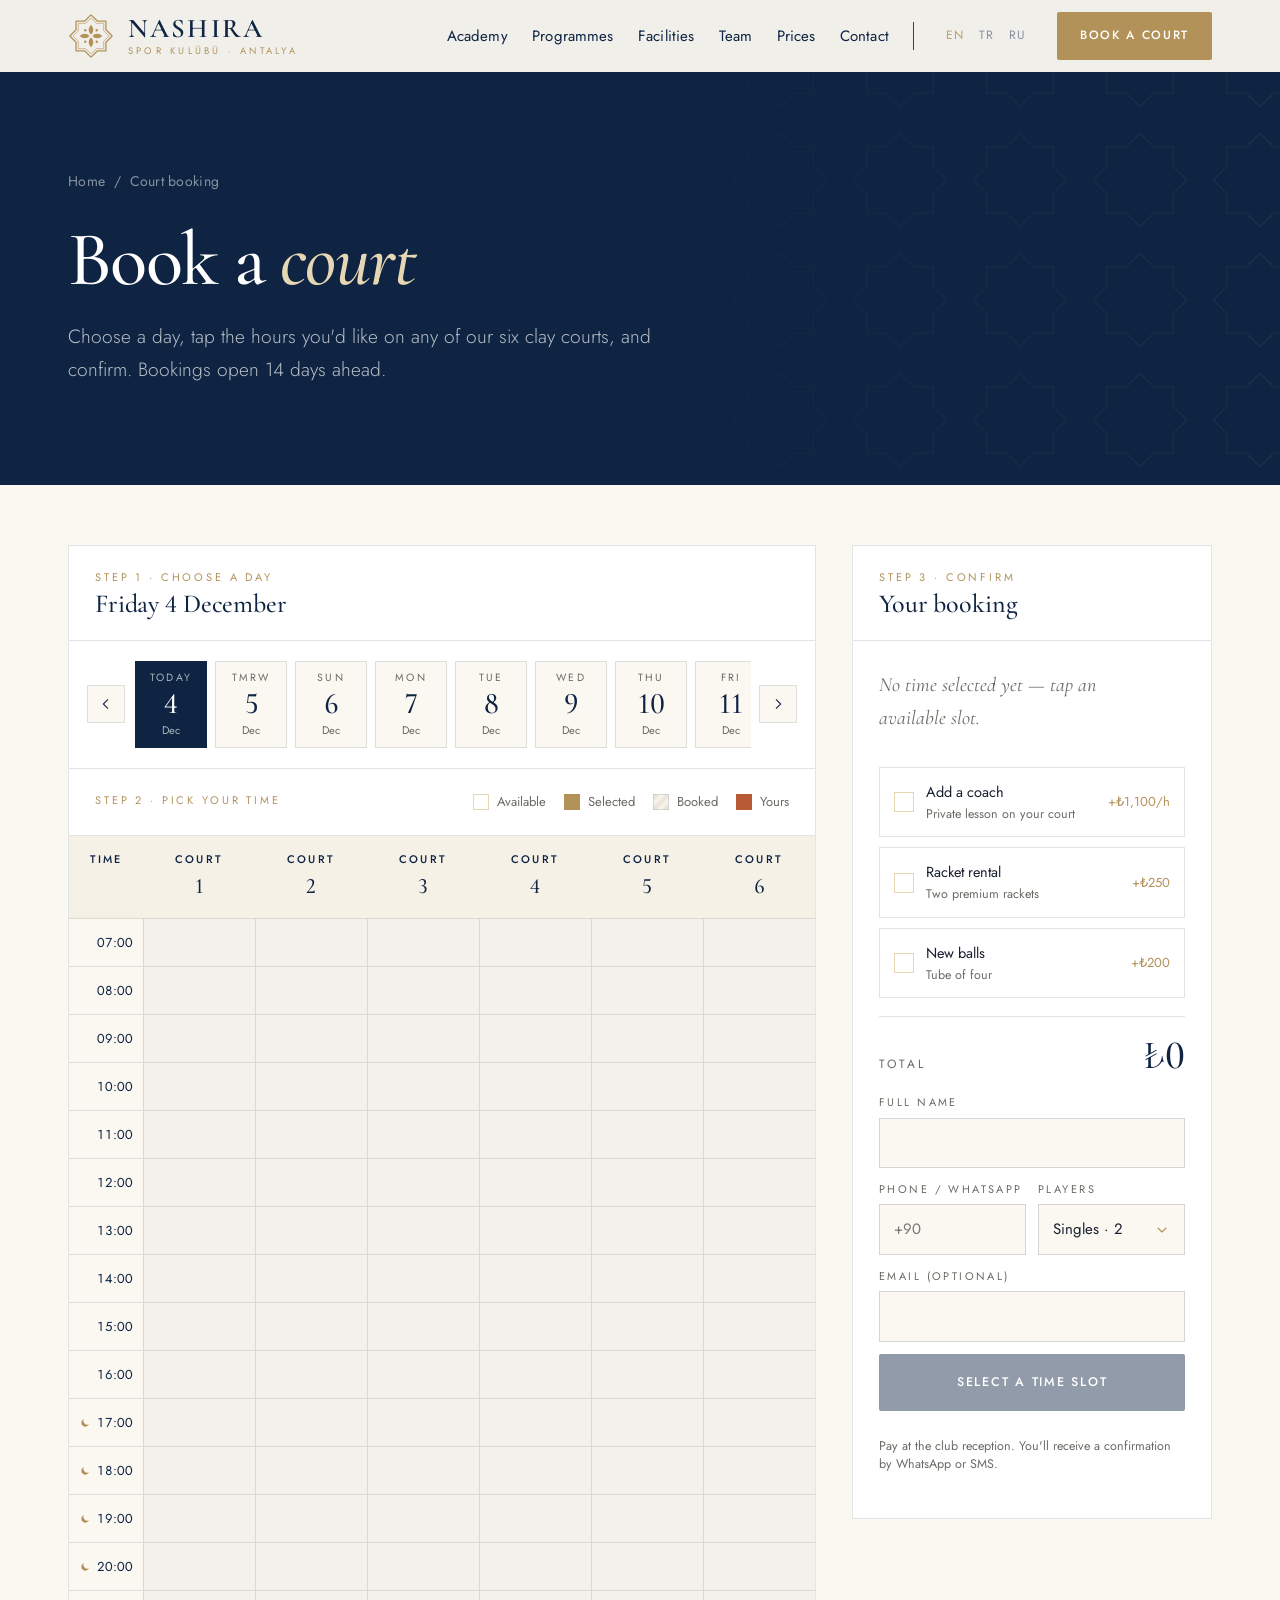
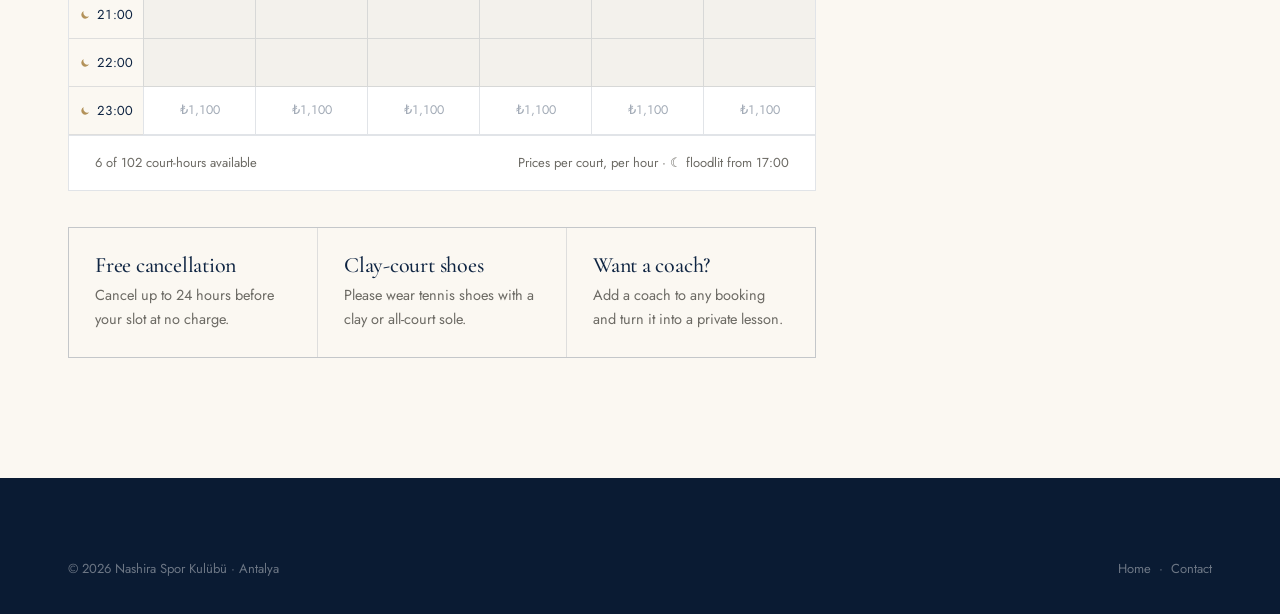
<file: versions/dark/booking.html>
<!doctype html>
<html lang="en">
<head>
  <meta charset="utf-8">
  <meta name="viewport" content="width=device-width, initial-scale=1">
  <title data-i18n="meta.booking">Book a Court — Nashira Spor Kulübü, Antalya</title>
  <meta name="description" content="Check live availability and book one of six red clay tennis courts at Nashira, Antalya.">
  <!-- Link previews (WhatsApp, Instagram, Facebook, Telegram). When the site is live,
       change og:image to the full address, e.g. https://nashira.example/assets/img/og-image.png -->
  <meta property="og:type" content="website">
  <meta property="og:site_name" content="Nashira Spor Kulübü">
  <meta property="og:title" content="Book a Court — Nashira Spor Kulübü, Antalya">
  <meta property="og:description" content="See live availability across six red clay courts and book your hour online.">
  <meta property="og:image" content="assets/img/og-image.png">
  <meta property="og:image:width" content="1200">
  <meta property="og:image:height" content="630">
  <meta property="og:locale" content="en_GB">
  <meta property="og:locale:alternate" content="tr_TR">
  <meta property="og:locale:alternate" content="ru_RU">
  <meta name="twitter:card" content="summary_large_image">
  <meta name="theme-color" content="#0e2442">
  <link rel="preconnect" href="https://fonts.googleapis.com">
  <link rel="preconnect" href="https://fonts.gstatic.com" crossorigin>
  <link href="https://fonts.googleapis.com/css2?family=Cormorant+Garamond:ital,wght@0,500;0,600;1,500&family=Jost:wght@300;400;500&display=swap" rel="stylesheet">
  <link rel="stylesheet" href="assets/css/style.css">
  <link rel="icon" href="data:image/svg+xml,%3Csvg xmlns='http://www.w3.org/2000/svg' viewBox='0 0 100 100'%3E%3Crect width='100' height='100' fill='%230e2442'/%3E%3Cpolygon fill='none' stroke='%23b3925a' stroke-width='6' points='50.0,11.0 61.4,22.4 77.6,22.4 77.6,38.6 89.0,50.0 77.6,61.4 77.6,77.6 61.4,77.6 50.0,89.0 38.6,77.6 22.4,77.6 22.4,61.4 11.0,50.0 22.4,38.6 22.4,22.4 38.6,22.4'/%3E%3C/svg%3E">
</head>
<body>

<svg width="0" height="0" style="position:absolute" aria-hidden="true">
  <symbol id="emblem" viewBox="0 0 100 100">
    <polygon fill="none" stroke="#b3925a" stroke-width="2.8" stroke-linejoin="round" points="50.0,4.0 63.5,17.5 82.5,17.5 82.5,36.5 96.0,50.0 82.5,63.5 82.5,82.5 63.5,82.5 50.0,96.0 36.5,82.5 17.5,82.5 17.5,63.5 4.0,50.0 17.5,36.5 17.5,17.5 36.5,17.5"/>
    <polygon fill="none" stroke="#b3925a" stroke-width="1.3" stroke-linejoin="round" points="50.0,11.0 61.4,22.4 77.6,22.4 77.6,38.6 89.0,50.0 77.6,61.4 77.6,77.6 61.4,77.6 50.0,89.0 38.6,77.6 22.4,77.6 22.4,61.4 11.0,50.0 22.4,38.6 22.4,22.4 38.6,22.4"/>
    <g fill="#b3925a">
      <path id="petal" d="M50 46.5 C43.5 41.5 43.5 32 50 25.5 C56.5 32 56.5 41.5 50 46.5Z"/>
      <use href="#petal" transform="rotate(90 50 50)"/>
      <use href="#petal" transform="rotate(180 50 50)"/>
      <use href="#petal" transform="rotate(270 50 50)"/>
      <circle cx="37.5" cy="37.5" r="2.6"/><circle cx="62.5" cy="37.5" r="2.6"/>
      <circle cx="37.5" cy="62.5" r="2.6"/><circle cx="62.5" cy="62.5" r="2.6"/>
    </g>
  </symbol>
</svg>

<header class="site-header solid" id="header">
  <div class="wrap header-inner">
    <a href="index.html" class="brand" aria-label="Nashira Spor Kulübü — home">
      <svg class="brand-mark"><use href="#emblem"/></svg>
      <span class="brand-text">
        <span class="brand-name">NASHIRA</span>
        <span class="brand-sub">Spor Kulübü · Antalya</span>
      </span>
    </a>
    <nav class="nav" id="nav" aria-label="Main">
      <a href="index.html#academy" data-i18n="nav.academy">Academy</a>
      <a href="index.html#programs" data-i18n="nav.programs">Programmes</a>
      <a href="index.html#facilities" data-i18n="nav.facilities">Facilities</a>
      <a href="index.html#team" data-i18n="nav.team">Team</a>
      <a href="index.html#pricing" data-i18n="nav.prices">Prices</a>
      <a href="index.html#contact" data-i18n="nav.contact">Contact</a>
      <div class="lang" role="group" aria-label="Language">
        <button type="button" data-setlang="en" lang="en" aria-label="English">EN</button>
        <button type="button" data-setlang="tr" lang="tr" aria-label="Türkçe">TR</button>
        <button type="button" data-setlang="ru" lang="ru" aria-label="Русский">RU</button>
      </div>
      <a href="booking.html" class="btn btn-gold" data-i18n="nav.book">Book a court</a>
    </nav>
    <button class="burger" id="burger" aria-label="Open menu" aria-expanded="false" aria-controls="nav">
      <span></span><span></span><span></span>
    </button>
  </div>
</header>

<main>
  <section class="page-hero">
    <div class="hero-pattern" aria-hidden="true"></div>
    <div class="wrap">
      <div class="crumbs"><a href="index.html" data-i18n="footer.home">Home</a> &nbsp;/&nbsp; <span data-i18n="bk.crumb">Court booking</span></div>
      <h1 data-i18n="bk.title">Book a <em>court</em></h1>
      <p class="lead" data-i18n="bk.lead">Choose a day, tap the hours you'd like on any of our six clay courts, and confirm. Bookings open 14 days ahead.</p>
    </div>
  </section>

  <section class="booking">
    <div class="wrap">
      <div class="booking-layout">

        <!-- Calendar -->
        <div>
          <div class="panel">
            <div class="panel-head">
              <div><span class="step" data-i18n="bk.step1">Step 1 · Choose a day</span><h3 id="dayTitle"></h3></div>
            </div>
            <div class="date-strip-wrap">
              <button class="date-nav" id="datePrev" aria-label="‹"><svg viewBox="0 0 24 24" fill="none" stroke="currentColor" stroke-width="1.6"><path d="M15 5l-7 7 7 7"/></svg></button>
              <div class="date-strip" id="dateStrip"></div>
              <button class="date-nav" id="dateNext" aria-label="›"><svg viewBox="0 0 24 24" fill="none" stroke="currentColor" stroke-width="1.6"><path d="M9 5l7 7-7 7"/></svg></button>
            </div>
            <div class="panel-head" style="border-bottom:1px solid var(--line)">
              <div><span class="step" data-i18n="bk.step2">Step 2 · Pick your time</span></div>
              <div class="legend">
                <span><i class="l-free"></i><span data-i18n="lg.free">Available</span></span>
                <span><i class="l-sel"></i><span data-i18n="lg.sel">Selected</span></span>
                <span><i class="l-booked"></i><span data-i18n="lg.booked">Booked</span></span>
                <span><i class="l-mine"></i><span data-i18n="lg.mine">Yours</span></span>
              </div>
            </div>
            <div class="court-tabs" id="courtTabs"></div>
            <div class="slot-list" id="slotList"></div>
            <div class="slot-scroller">
              <div class="slot-grid" id="slotGrid"></div>
            </div>
            <div class="grid-foot">
              <span id="freeCount"></span>
              <span data-i18n="bk.priceNote">Prices per court, per hour · ☾ floodlit from 17:00</span>
            </div>
          </div>

          <div class="info-cards">
            <div><h4 data-i18n="i1.t">Free cancellation</h4><p data-i18n="i1.p">Cancel up to 24 hours before your slot at no charge.</p></div>
            <div><h4 data-i18n="i2.t">Clay-court shoes</h4><p data-i18n="i2.p">Please wear tennis shoes with a clay or all-court sole.</p></div>
            <div><h4 data-i18n="i3.t">Want a coach?</h4><p data-i18n="i3.p">Add a coach to any booking and turn it into a private lesson.</p></div>
          </div>
        </div>

        <!-- Summary -->
        <aside class="panel summary" aria-labelledby="sumTitle">
          <div class="panel-head">
            <span class="step" data-i18n="bk.step3">Step 3 · Confirm</span>
            <h3 id="sumTitle" data-i18n="bk.your">Your booking</h3>
          </div>
          <div class="summary-body">
            <p class="sel-empty" id="selEmpty" data-i18n="bk.empty">No time selected yet — tap an available slot.</p>
            <ul class="sel-list" id="selList"></ul>

            <div class="extras" id="extras">
              <label class="check"><input type="checkbox" id="xCoach"><span><span data-i18n="x.coach">Add a coach</span><small data-i18n="x.coachSub">Private lesson on your court</small></span><em id="xCoachPrice"></em></label>
              <label class="check"><input type="checkbox" id="xRackets"><span><span data-i18n="x.rackets">Racket rental</span><small data-i18n="x.racketsSub">Two premium rackets</small></span><em id="xRacketsPrice"></em></label>
              <label class="check"><input type="checkbox" id="xBalls"><span><span data-i18n="x.balls">New balls</span><small data-i18n="x.ballsSub">Tube of four</small></span><em id="xBallsPrice"></em></label>
            </div>

            <div class="total"><span data-i18n="bk.total">Total</span><strong id="total">₺0</strong></div>

            <form class="form" id="bookForm" novalidate>
              <div class="field"><label for="fName" data-i18n="f.name">Full name</label><input id="fName" autocomplete="name" required></div>
              <div class="form-row">
                <div class="field"><label for="fPhone" data-i18n="f.phone">Phone / WhatsApp</label><input id="fPhone" type="tel" autocomplete="tel" placeholder="+90" required></div>
                <div class="field"><label for="fPlayers" data-i18n="f.players">Players</label>
                  <select id="fPlayers"><option data-i18n="f.singles">Singles · 2</option><option data-i18n="f.doubles">Doubles · 4</option></select>
                </div>
              </div>
              <div class="field"><label for="fEmail" data-i18n="f.email">Email (optional)</label><input id="fEmail" type="email" autocomplete="email"></div>
              <button class="btn btn-navy btn-block" id="confirmBtn" type="submit" disabled>Select a time slot</button>
              <p class="fine" data-i18n="bk.fine">Pay at the club reception. You'll receive a confirmation by WhatsApp or SMS.</p>
            </form>
          </div>
        </aside>

      </div>
    </div>
  </section>
</main>

<footer class="site-footer">
  <div class="wrap">
    <div class="footer-bottom" style="margin-top:0;border-top:0;padding-top:0">
      <span>© <span class="year"></span> Nashira Spor Kulübü · <span>Antalya</span></span>
      <span><a href="index.html" data-i18n="footer.home">Home</a> &nbsp;·&nbsp; <a href="index.html#contact" data-i18n="nav.contact">Contact</a></span>
    </div>
  </div>
</footer>

<!-- Confirmation modal -->
<div class="modal" id="modal" role="dialog" aria-modal="true" aria-labelledby="mTitle">
  <div class="modal-card">
    <svg class="mark"><use href="#emblem"/></svg>
    <h3 id="mTitle"></h3>
    <p data-i18n="m.confirmed">Your booking is confirmed.</p>
    <div class="modal-ref" id="mRef"></div>
    <ul id="mList"></ul>
    <div class="modal-actions">
      <button class="btn btn-navy" id="mClose" data-i18n="m.done">Done</button>
      <a class="btn btn-line" href="index.html" data-i18n="m.home">Back to home</a>
    </div>
  </div>
</div>

<div class="toast" id="toast" role="status" aria-live="polite"></div>

<script src="assets/js/i18n.js"></script>
<script src="assets/js/app.js"></script>
</body>
</html>
</file>
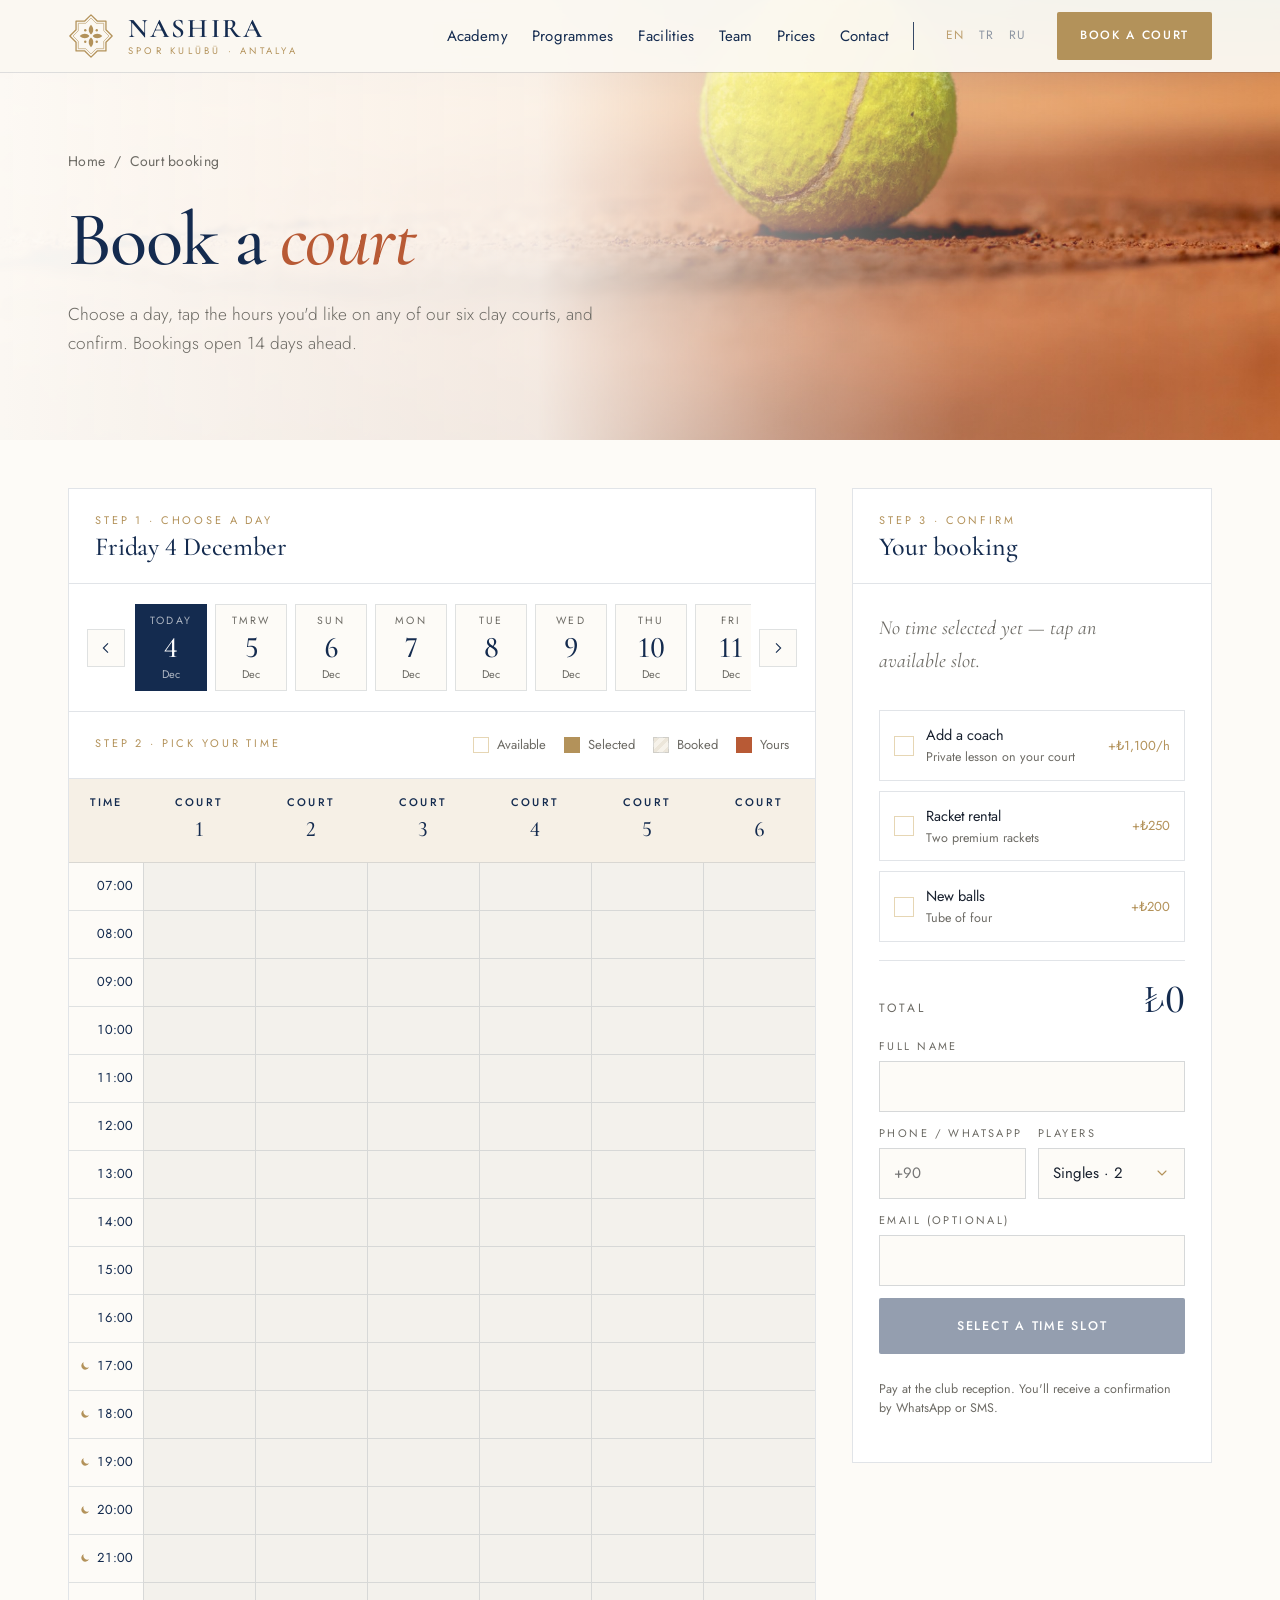
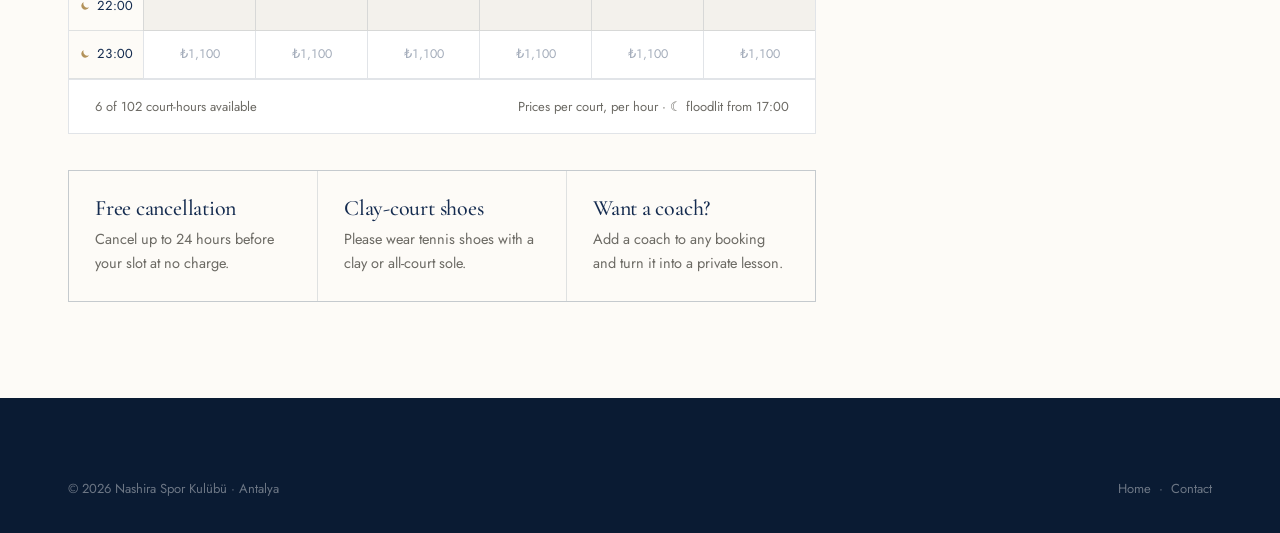
<file: versions/light-photos/booking.html>
<!doctype html>
<html lang="en">
<head>
  <meta charset="utf-8">
  <meta name="viewport" content="width=device-width, initial-scale=1">
  <title data-i18n="meta.booking">Book a Court — Nashira Spor Kulübü, Antalya</title>
  <meta name="description" content="Check live availability and book one of six red clay tennis courts at Nashira, Antalya.">
  <!-- Link previews (WhatsApp, Instagram, Facebook, Telegram). When the site is live,
       change og:image to the full address, e.g. https://nashira.example/assets/img/og-image.png -->
  <meta property="og:type" content="website">
  <meta property="og:site_name" content="Nashira Spor Kulübü">
  <meta property="og:title" content="Book a Court — Nashira Spor Kulübü, Antalya">
  <meta property="og:description" content="See live availability across six red clay courts and book your hour online.">
  <meta property="og:image" content="assets/img/og-image.png">
  <meta property="og:image:width" content="1200">
  <meta property="og:image:height" content="630">
  <meta property="og:locale" content="en_GB">
  <meta property="og:locale:alternate" content="tr_TR">
  <meta property="og:locale:alternate" content="ru_RU">
  <meta name="twitter:card" content="summary_large_image">
  <meta name="theme-color" content="#fdfbf7">
  <link rel="preconnect" href="https://fonts.googleapis.com">
  <link rel="preconnect" href="https://fonts.gstatic.com" crossorigin>
  <link href="https://fonts.googleapis.com/css2?family=Cormorant+Garamond:ital,wght@0,500;0,600;1,500&family=Jost:wght@300;400;500&display=swap" rel="stylesheet">
  <link rel="stylesheet" href="assets/css/style.css">
  <link rel="stylesheet" href="assets/css/photos.css">
  <link rel="icon" href="data:image/svg+xml,%3Csvg xmlns='http://www.w3.org/2000/svg' viewBox='0 0 100 100'%3E%3Crect width='100' height='100' fill='%230e2442'/%3E%3Cpolygon fill='none' stroke='%23b3925a' stroke-width='6' points='50.0,11.0 61.4,22.4 77.6,22.4 77.6,38.6 89.0,50.0 77.6,61.4 77.6,77.6 61.4,77.6 50.0,89.0 38.6,77.6 22.4,77.6 22.4,61.4 11.0,50.0 22.4,38.6 22.4,22.4 38.6,22.4'/%3E%3C/svg%3E">
</head>
<body>

<svg width="0" height="0" style="position:absolute" aria-hidden="true">
  <symbol id="emblem" viewBox="0 0 100 100">
    <polygon fill="none" stroke="#b3925a" stroke-width="2.8" stroke-linejoin="round" points="50.0,4.0 63.5,17.5 82.5,17.5 82.5,36.5 96.0,50.0 82.5,63.5 82.5,82.5 63.5,82.5 50.0,96.0 36.5,82.5 17.5,82.5 17.5,63.5 4.0,50.0 17.5,36.5 17.5,17.5 36.5,17.5"/>
    <polygon fill="none" stroke="#b3925a" stroke-width="1.3" stroke-linejoin="round" points="50.0,11.0 61.4,22.4 77.6,22.4 77.6,38.6 89.0,50.0 77.6,61.4 77.6,77.6 61.4,77.6 50.0,89.0 38.6,77.6 22.4,77.6 22.4,61.4 11.0,50.0 22.4,38.6 22.4,22.4 38.6,22.4"/>
    <g fill="#b3925a">
      <path id="petal" d="M50 46.5 C43.5 41.5 43.5 32 50 25.5 C56.5 32 56.5 41.5 50 46.5Z"/>
      <use href="#petal" transform="rotate(90 50 50)"/>
      <use href="#petal" transform="rotate(180 50 50)"/>
      <use href="#petal" transform="rotate(270 50 50)"/>
      <circle cx="37.5" cy="37.5" r="2.6"/><circle cx="62.5" cy="37.5" r="2.6"/>
      <circle cx="37.5" cy="62.5" r="2.6"/><circle cx="62.5" cy="62.5" r="2.6"/>
    </g>
  </symbol>
</svg>

<header class="site-header solid" id="header">
  <div class="wrap header-inner">
    <a href="index.html" class="brand" aria-label="Nashira Spor Kulübü — home">
      <svg class="brand-mark"><use href="#emblem"/></svg>
      <span class="brand-text">
        <span class="brand-name">NASHIRA</span>
        <span class="brand-sub">Spor Kulübü · Antalya</span>
      </span>
    </a>
    <nav class="nav" id="nav" aria-label="Main">
      <a href="index.html#academy" data-i18n="nav.academy">Academy</a>
      <a href="index.html#programs" data-i18n="nav.programs">Programmes</a>
      <a href="index.html#facilities" data-i18n="nav.facilities">Facilities</a>
      <a href="index.html#team" data-i18n="nav.team">Team</a>
      <a href="index.html#pricing" data-i18n="nav.prices">Prices</a>
      <a href="index.html#contact" data-i18n="nav.contact">Contact</a>
      <div class="lang" role="group" aria-label="Language">
        <button type="button" data-setlang="en" lang="en" aria-label="English">EN</button>
        <button type="button" data-setlang="tr" lang="tr" aria-label="Türkçe">TR</button>
        <button type="button" data-setlang="ru" lang="ru" aria-label="Русский">RU</button>
      </div>
      <a href="booking.html" class="btn btn-gold" data-i18n="nav.book">Book a court</a>
    </nav>
    <button class="burger" id="burger" aria-label="Open menu" aria-expanded="false" aria-controls="nav">
      <span></span><span></span><span></span>
    </button>
  </div>
</header>

<main>
  <section class="page-hero has-photo">
    <div class="page-hero-photo" aria-hidden="true"></div>
    <div class="hero-pattern" aria-hidden="true"></div>
    <div class="wrap">
      <div class="crumbs"><a href="index.html" data-i18n="footer.home">Home</a> &nbsp;/&nbsp; <span data-i18n="bk.crumb">Court booking</span></div>
      <h1 data-i18n="bk.title">Book a <em>court</em></h1>
      <p class="lead" data-i18n="bk.lead">Choose a day, tap the hours you'd like on any of our six clay courts, and confirm. Bookings open 14 days ahead.</p>
    </div>
  </section>

  <section class="booking">
    <div class="wrap">
      <div class="booking-layout">

        <!-- Calendar -->
        <div>
          <div class="panel">
            <div class="panel-head">
              <div><span class="step" data-i18n="bk.step1">Step 1 · Choose a day</span><h3 id="dayTitle"></h3></div>
            </div>
            <div class="date-strip-wrap">
              <button class="date-nav" id="datePrev" aria-label="‹"><svg viewBox="0 0 24 24" fill="none" stroke="currentColor" stroke-width="1.6"><path d="M15 5l-7 7 7 7"/></svg></button>
              <div class="date-strip" id="dateStrip"></div>
              <button class="date-nav" id="dateNext" aria-label="›"><svg viewBox="0 0 24 24" fill="none" stroke="currentColor" stroke-width="1.6"><path d="M9 5l7 7-7 7"/></svg></button>
            </div>
            <div class="panel-head" style="border-bottom:1px solid var(--line)">
              <div><span class="step" data-i18n="bk.step2">Step 2 · Pick your time</span></div>
              <div class="legend">
                <span><i class="l-free"></i><span data-i18n="lg.free">Available</span></span>
                <span><i class="l-sel"></i><span data-i18n="lg.sel">Selected</span></span>
                <span><i class="l-booked"></i><span data-i18n="lg.booked">Booked</span></span>
                <span><i class="l-mine"></i><span data-i18n="lg.mine">Yours</span></span>
              </div>
            </div>
            <div class="court-tabs" id="courtTabs"></div>
            <div class="slot-list" id="slotList"></div>
            <div class="slot-scroller">
              <div class="slot-grid" id="slotGrid"></div>
            </div>
            <div class="grid-foot">
              <span id="freeCount"></span>
              <span data-i18n="bk.priceNote">Prices per court, per hour · ☾ floodlit from 17:00</span>
            </div>
          </div>

          <div class="info-cards">
            <div><h4 data-i18n="i1.t">Free cancellation</h4><p data-i18n="i1.p">Cancel up to 24 hours before your slot at no charge.</p></div>
            <div><h4 data-i18n="i2.t">Clay-court shoes</h4><p data-i18n="i2.p">Please wear tennis shoes with a clay or all-court sole.</p></div>
            <div><h4 data-i18n="i3.t">Want a coach?</h4><p data-i18n="i3.p">Add a coach to any booking and turn it into a private lesson.</p></div>
          </div>
        </div>

        <!-- Summary -->
        <aside class="panel summary" aria-labelledby="sumTitle">
          <div class="panel-head">
            <span class="step" data-i18n="bk.step3">Step 3 · Confirm</span>
            <h3 id="sumTitle" data-i18n="bk.your">Your booking</h3>
          </div>
          <div class="summary-body">
            <p class="sel-empty" id="selEmpty" data-i18n="bk.empty">No time selected yet — tap an available slot.</p>
            <ul class="sel-list" id="selList"></ul>

            <div class="extras" id="extras">
              <label class="check"><input type="checkbox" id="xCoach"><span><span data-i18n="x.coach">Add a coach</span><small data-i18n="x.coachSub">Private lesson on your court</small></span><em id="xCoachPrice"></em></label>
              <label class="check"><input type="checkbox" id="xRackets"><span><span data-i18n="x.rackets">Racket rental</span><small data-i18n="x.racketsSub">Two premium rackets</small></span><em id="xRacketsPrice"></em></label>
              <label class="check"><input type="checkbox" id="xBalls"><span><span data-i18n="x.balls">New balls</span><small data-i18n="x.ballsSub">Tube of four</small></span><em id="xBallsPrice"></em></label>
            </div>

            <div class="total"><span data-i18n="bk.total">Total</span><strong id="total">₺0</strong></div>

            <form class="form" id="bookForm" novalidate>
              <div class="field"><label for="fName" data-i18n="f.name">Full name</label><input id="fName" autocomplete="name" required></div>
              <div class="form-row">
                <div class="field"><label for="fPhone" data-i18n="f.phone">Phone / WhatsApp</label><input id="fPhone" type="tel" autocomplete="tel" placeholder="+90" required></div>
                <div class="field"><label for="fPlayers" data-i18n="f.players">Players</label>
                  <select id="fPlayers"><option data-i18n="f.singles">Singles · 2</option><option data-i18n="f.doubles">Doubles · 4</option></select>
                </div>
              </div>
              <div class="field"><label for="fEmail" data-i18n="f.email">Email (optional)</label><input id="fEmail" type="email" autocomplete="email"></div>
              <button class="btn btn-navy btn-block" id="confirmBtn" type="submit" disabled>Select a time slot</button>
              <p class="fine" data-i18n="bk.fine">Pay at the club reception. You'll receive a confirmation by WhatsApp or SMS.</p>
            </form>
          </div>
        </aside>

      </div>
    </div>
  </section>
</main>

<footer class="site-footer">
  <div class="wrap">
    <div class="footer-bottom" style="margin-top:0;border-top:0;padding-top:0">
      <span>© <span class="year"></span> Nashira Spor Kulübü · <span>Antalya</span></span>
      <span><a href="index.html" data-i18n="footer.home">Home</a> &nbsp;·&nbsp; <a href="index.html#contact" data-i18n="nav.contact">Contact</a></span>
    </div>
  </div>
</footer>

<!-- Confirmation modal -->
<div class="modal" id="modal" role="dialog" aria-modal="true" aria-labelledby="mTitle">
  <div class="modal-card">
    <svg class="mark"><use href="#emblem"/></svg>
    <h3 id="mTitle"></h3>
    <p data-i18n="m.confirmed">Your booking is confirmed.</p>
    <div class="modal-ref" id="mRef"></div>
    <ul id="mList"></ul>
    <div class="modal-actions">
      <button class="btn btn-navy" id="mClose" data-i18n="m.done">Done</button>
      <a class="btn btn-line" href="index.html" data-i18n="m.home">Back to home</a>
    </div>
  </div>
</div>

<div class="toast" id="toast" role="status" aria-live="polite"></div>

<script src="assets/js/i18n.js"></script>
<script src="assets/js/app.js"></script>
</body>
</html>
</file>
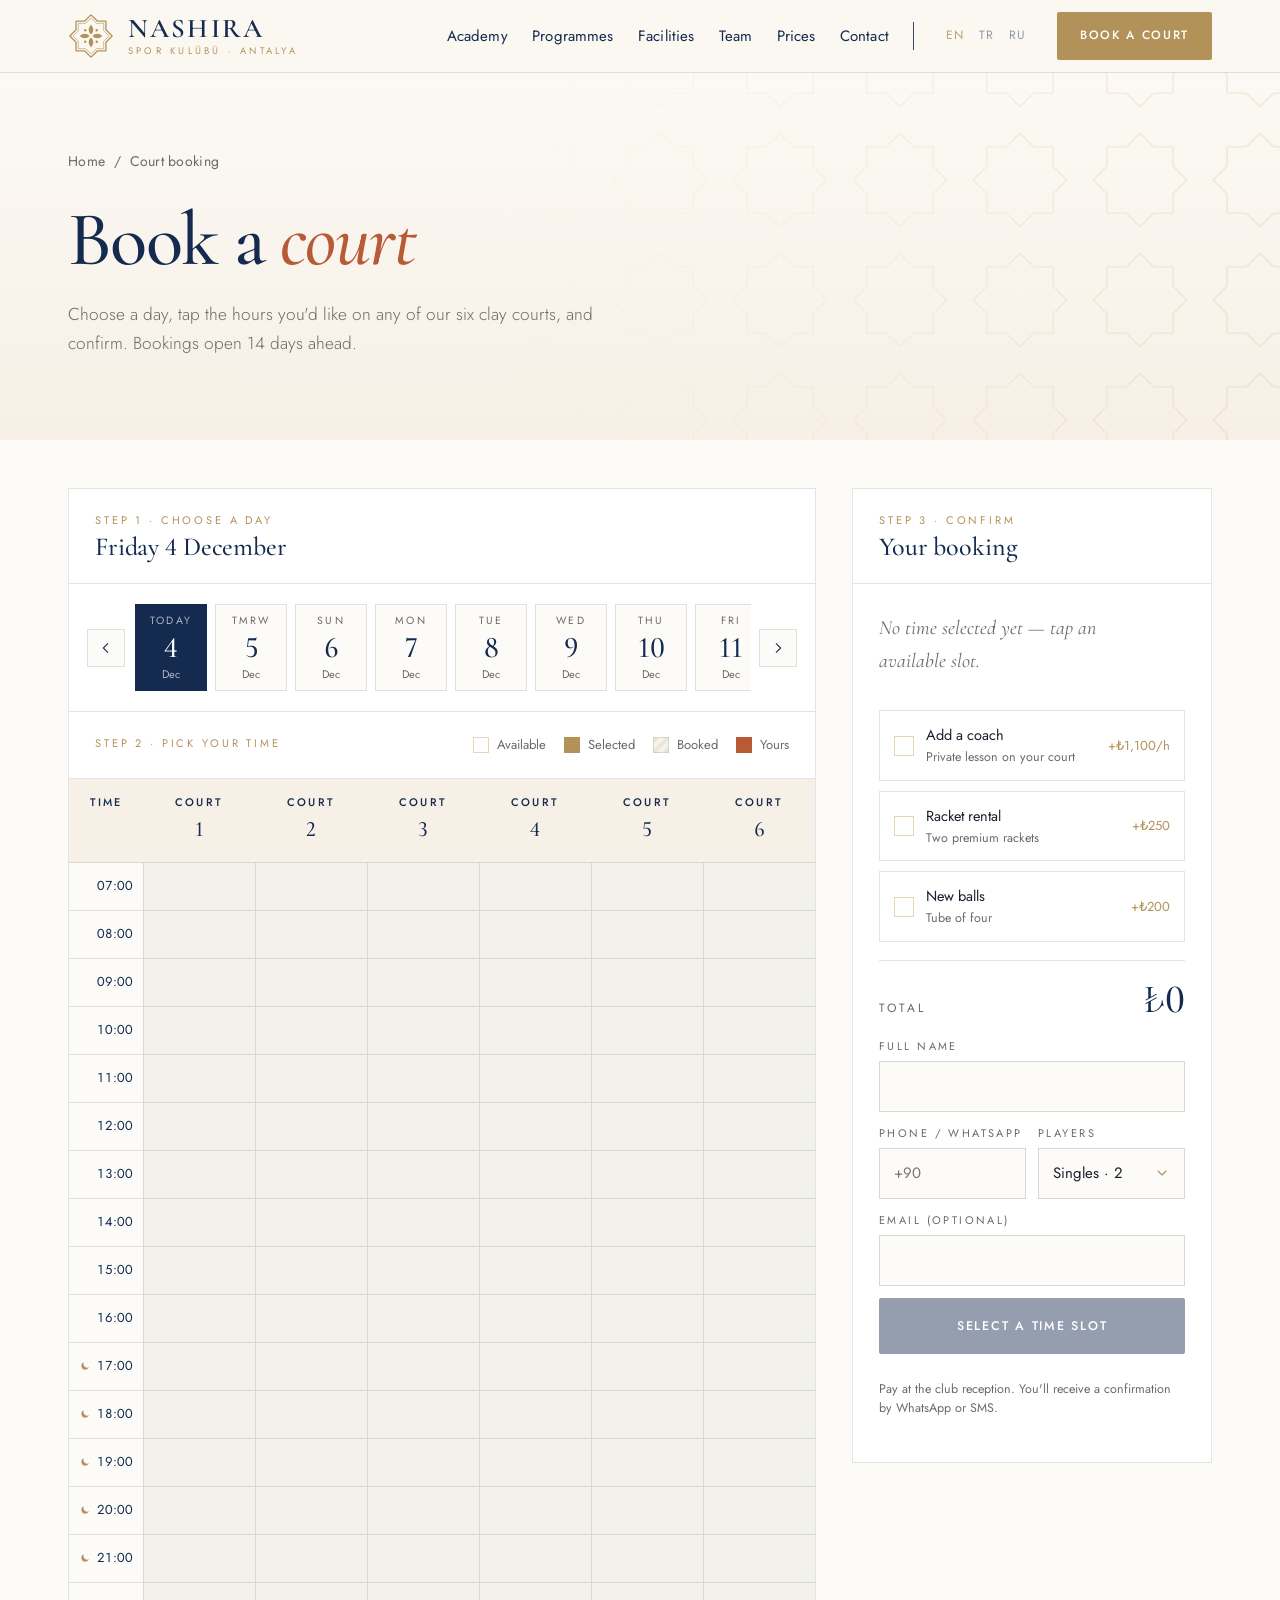
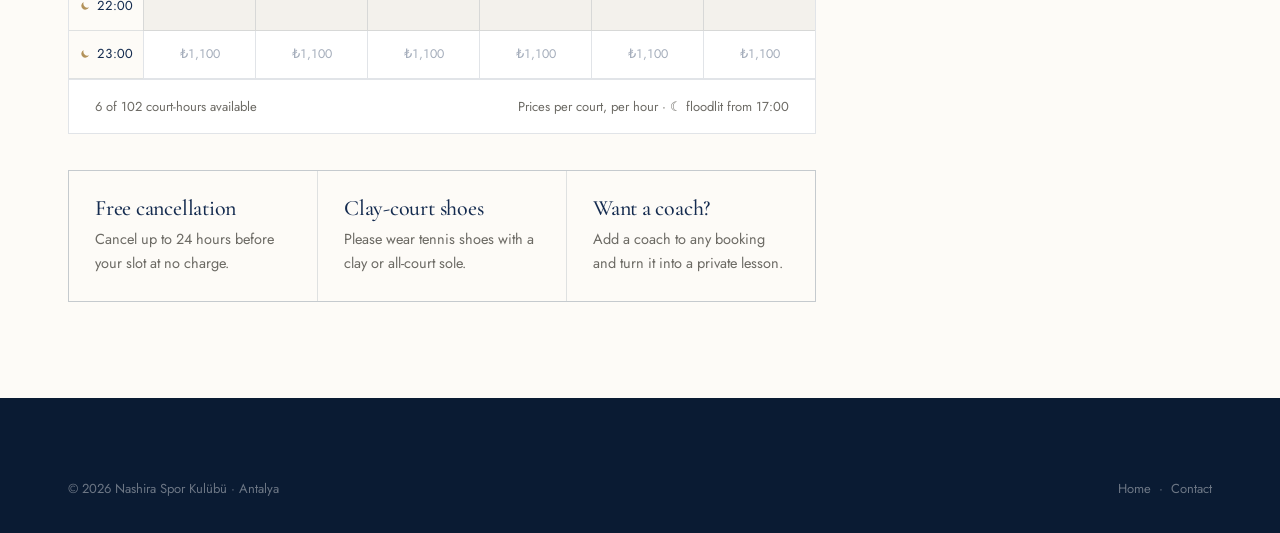
<file: versions/light/booking.html>
<!doctype html>
<html lang="en">
<head>
  <meta charset="utf-8">
  <meta name="viewport" content="width=device-width, initial-scale=1">
  <title data-i18n="meta.booking">Book a Court — Nashira Spor Kulübü, Antalya</title>
  <meta name="description" content="Check live availability and book one of six red clay tennis courts at Nashira, Antalya.">
  <!-- Link previews (WhatsApp, Instagram, Facebook, Telegram). When the site is live,
       change og:image to the full address, e.g. https://nashira.example/assets/img/og-image.png -->
  <meta property="og:type" content="website">
  <meta property="og:site_name" content="Nashira Spor Kulübü">
  <meta property="og:title" content="Book a Court — Nashira Spor Kulübü, Antalya">
  <meta property="og:description" content="See live availability across six red clay courts and book your hour online.">
  <meta property="og:image" content="assets/img/og-image.png">
  <meta property="og:image:width" content="1200">
  <meta property="og:image:height" content="630">
  <meta property="og:locale" content="en_GB">
  <meta property="og:locale:alternate" content="tr_TR">
  <meta property="og:locale:alternate" content="ru_RU">
  <meta name="twitter:card" content="summary_large_image">
  <meta name="theme-color" content="#fdfbf7">
  <link rel="preconnect" href="https://fonts.googleapis.com">
  <link rel="preconnect" href="https://fonts.gstatic.com" crossorigin>
  <link href="https://fonts.googleapis.com/css2?family=Cormorant+Garamond:ital,wght@0,500;0,600;1,500&family=Jost:wght@300;400;500&display=swap" rel="stylesheet">
  <link rel="stylesheet" href="assets/css/style.css">
  <link rel="icon" href="data:image/svg+xml,%3Csvg xmlns='http://www.w3.org/2000/svg' viewBox='0 0 100 100'%3E%3Crect width='100' height='100' fill='%230e2442'/%3E%3Cpolygon fill='none' stroke='%23b3925a' stroke-width='6' points='50.0,11.0 61.4,22.4 77.6,22.4 77.6,38.6 89.0,50.0 77.6,61.4 77.6,77.6 61.4,77.6 50.0,89.0 38.6,77.6 22.4,77.6 22.4,61.4 11.0,50.0 22.4,38.6 22.4,22.4 38.6,22.4'/%3E%3C/svg%3E">
</head>
<body>

<svg width="0" height="0" style="position:absolute" aria-hidden="true">
  <symbol id="emblem" viewBox="0 0 100 100">
    <polygon fill="none" stroke="#b3925a" stroke-width="2.8" stroke-linejoin="round" points="50.0,4.0 63.5,17.5 82.5,17.5 82.5,36.5 96.0,50.0 82.5,63.5 82.5,82.5 63.5,82.5 50.0,96.0 36.5,82.5 17.5,82.5 17.5,63.5 4.0,50.0 17.5,36.5 17.5,17.5 36.5,17.5"/>
    <polygon fill="none" stroke="#b3925a" stroke-width="1.3" stroke-linejoin="round" points="50.0,11.0 61.4,22.4 77.6,22.4 77.6,38.6 89.0,50.0 77.6,61.4 77.6,77.6 61.4,77.6 50.0,89.0 38.6,77.6 22.4,77.6 22.4,61.4 11.0,50.0 22.4,38.6 22.4,22.4 38.6,22.4"/>
    <g fill="#b3925a">
      <path id="petal" d="M50 46.5 C43.5 41.5 43.5 32 50 25.5 C56.5 32 56.5 41.5 50 46.5Z"/>
      <use href="#petal" transform="rotate(90 50 50)"/>
      <use href="#petal" transform="rotate(180 50 50)"/>
      <use href="#petal" transform="rotate(270 50 50)"/>
      <circle cx="37.5" cy="37.5" r="2.6"/><circle cx="62.5" cy="37.5" r="2.6"/>
      <circle cx="37.5" cy="62.5" r="2.6"/><circle cx="62.5" cy="62.5" r="2.6"/>
    </g>
  </symbol>
</svg>

<header class="site-header solid" id="header">
  <div class="wrap header-inner">
    <a href="index.html" class="brand" aria-label="Nashira Spor Kulübü — home">
      <svg class="brand-mark"><use href="#emblem"/></svg>
      <span class="brand-text">
        <span class="brand-name">NASHIRA</span>
        <span class="brand-sub">Spor Kulübü · Antalya</span>
      </span>
    </a>
    <nav class="nav" id="nav" aria-label="Main">
      <a href="index.html#academy" data-i18n="nav.academy">Academy</a>
      <a href="index.html#programs" data-i18n="nav.programs">Programmes</a>
      <a href="index.html#facilities" data-i18n="nav.facilities">Facilities</a>
      <a href="index.html#team" data-i18n="nav.team">Team</a>
      <a href="index.html#pricing" data-i18n="nav.prices">Prices</a>
      <a href="index.html#contact" data-i18n="nav.contact">Contact</a>
      <div class="lang" role="group" aria-label="Language">
        <button type="button" data-setlang="en" lang="en" aria-label="English">EN</button>
        <button type="button" data-setlang="tr" lang="tr" aria-label="Türkçe">TR</button>
        <button type="button" data-setlang="ru" lang="ru" aria-label="Русский">RU</button>
      </div>
      <a href="booking.html" class="btn btn-gold" data-i18n="nav.book">Book a court</a>
    </nav>
    <button class="burger" id="burger" aria-label="Open menu" aria-expanded="false" aria-controls="nav">
      <span></span><span></span><span></span>
    </button>
  </div>
</header>

<main>
  <section class="page-hero">
    <div class="hero-pattern" aria-hidden="true"></div>
    <div class="wrap">
      <div class="crumbs"><a href="index.html" data-i18n="footer.home">Home</a> &nbsp;/&nbsp; <span data-i18n="bk.crumb">Court booking</span></div>
      <h1 data-i18n="bk.title">Book a <em>court</em></h1>
      <p class="lead" data-i18n="bk.lead">Choose a day, tap the hours you'd like on any of our six clay courts, and confirm. Bookings open 14 days ahead.</p>
    </div>
  </section>

  <section class="booking">
    <div class="wrap">
      <div class="booking-layout">

        <!-- Calendar -->
        <div>
          <div class="panel">
            <div class="panel-head">
              <div><span class="step" data-i18n="bk.step1">Step 1 · Choose a day</span><h3 id="dayTitle"></h3></div>
            </div>
            <div class="date-strip-wrap">
              <button class="date-nav" id="datePrev" aria-label="‹"><svg viewBox="0 0 24 24" fill="none" stroke="currentColor" stroke-width="1.6"><path d="M15 5l-7 7 7 7"/></svg></button>
              <div class="date-strip" id="dateStrip"></div>
              <button class="date-nav" id="dateNext" aria-label="›"><svg viewBox="0 0 24 24" fill="none" stroke="currentColor" stroke-width="1.6"><path d="M9 5l7 7-7 7"/></svg></button>
            </div>
            <div class="panel-head" style="border-bottom:1px solid var(--line)">
              <div><span class="step" data-i18n="bk.step2">Step 2 · Pick your time</span></div>
              <div class="legend">
                <span><i class="l-free"></i><span data-i18n="lg.free">Available</span></span>
                <span><i class="l-sel"></i><span data-i18n="lg.sel">Selected</span></span>
                <span><i class="l-booked"></i><span data-i18n="lg.booked">Booked</span></span>
                <span><i class="l-mine"></i><span data-i18n="lg.mine">Yours</span></span>
              </div>
            </div>
            <div class="court-tabs" id="courtTabs"></div>
            <div class="slot-list" id="slotList"></div>
            <div class="slot-scroller">
              <div class="slot-grid" id="slotGrid"></div>
            </div>
            <div class="grid-foot">
              <span id="freeCount"></span>
              <span data-i18n="bk.priceNote">Prices per court, per hour · ☾ floodlit from 17:00</span>
            </div>
          </div>

          <div class="info-cards">
            <div><h4 data-i18n="i1.t">Free cancellation</h4><p data-i18n="i1.p">Cancel up to 24 hours before your slot at no charge.</p></div>
            <div><h4 data-i18n="i2.t">Clay-court shoes</h4><p data-i18n="i2.p">Please wear tennis shoes with a clay or all-court sole.</p></div>
            <div><h4 data-i18n="i3.t">Want a coach?</h4><p data-i18n="i3.p">Add a coach to any booking and turn it into a private lesson.</p></div>
          </div>
        </div>

        <!-- Summary -->
        <aside class="panel summary" aria-labelledby="sumTitle">
          <div class="panel-head">
            <span class="step" data-i18n="bk.step3">Step 3 · Confirm</span>
            <h3 id="sumTitle" data-i18n="bk.your">Your booking</h3>
          </div>
          <div class="summary-body">
            <p class="sel-empty" id="selEmpty" data-i18n="bk.empty">No time selected yet — tap an available slot.</p>
            <ul class="sel-list" id="selList"></ul>

            <div class="extras" id="extras">
              <label class="check"><input type="checkbox" id="xCoach"><span><span data-i18n="x.coach">Add a coach</span><small data-i18n="x.coachSub">Private lesson on your court</small></span><em id="xCoachPrice"></em></label>
              <label class="check"><input type="checkbox" id="xRackets"><span><span data-i18n="x.rackets">Racket rental</span><small data-i18n="x.racketsSub">Two premium rackets</small></span><em id="xRacketsPrice"></em></label>
              <label class="check"><input type="checkbox" id="xBalls"><span><span data-i18n="x.balls">New balls</span><small data-i18n="x.ballsSub">Tube of four</small></span><em id="xBallsPrice"></em></label>
            </div>

            <div class="total"><span data-i18n="bk.total">Total</span><strong id="total">₺0</strong></div>

            <form class="form" id="bookForm" novalidate>
              <div class="field"><label for="fName" data-i18n="f.name">Full name</label><input id="fName" autocomplete="name" required></div>
              <div class="form-row">
                <div class="field"><label for="fPhone" data-i18n="f.phone">Phone / WhatsApp</label><input id="fPhone" type="tel" autocomplete="tel" placeholder="+90" required></div>
                <div class="field"><label for="fPlayers" data-i18n="f.players">Players</label>
                  <select id="fPlayers"><option data-i18n="f.singles">Singles · 2</option><option data-i18n="f.doubles">Doubles · 4</option></select>
                </div>
              </div>
              <div class="field"><label for="fEmail" data-i18n="f.email">Email (optional)</label><input id="fEmail" type="email" autocomplete="email"></div>
              <button class="btn btn-navy btn-block" id="confirmBtn" type="submit" disabled>Select a time slot</button>
              <p class="fine" data-i18n="bk.fine">Pay at the club reception. You'll receive a confirmation by WhatsApp or SMS.</p>
            </form>
          </div>
        </aside>

      </div>
    </div>
  </section>
</main>

<footer class="site-footer">
  <div class="wrap">
    <div class="footer-bottom" style="margin-top:0;border-top:0;padding-top:0">
      <span>© <span class="year"></span> Nashira Spor Kulübü · <span>Antalya</span></span>
      <span><a href="index.html" data-i18n="footer.home">Home</a> &nbsp;·&nbsp; <a href="index.html#contact" data-i18n="nav.contact">Contact</a></span>
    </div>
  </div>
</footer>

<!-- Confirmation modal -->
<div class="modal" id="modal" role="dialog" aria-modal="true" aria-labelledby="mTitle">
  <div class="modal-card">
    <svg class="mark"><use href="#emblem"/></svg>
    <h3 id="mTitle"></h3>
    <p data-i18n="m.confirmed">Your booking is confirmed.</p>
    <div class="modal-ref" id="mRef"></div>
    <ul id="mList"></ul>
    <div class="modal-actions">
      <button class="btn btn-navy" id="mClose" data-i18n="m.done">Done</button>
      <a class="btn btn-line" href="index.html" data-i18n="m.home">Back to home</a>
    </div>
  </div>
</div>

<div class="toast" id="toast" role="status" aria-live="polite"></div>

<script src="assets/js/i18n.js"></script>
<script src="assets/js/app.js"></script>
</body>
</html>
</file>
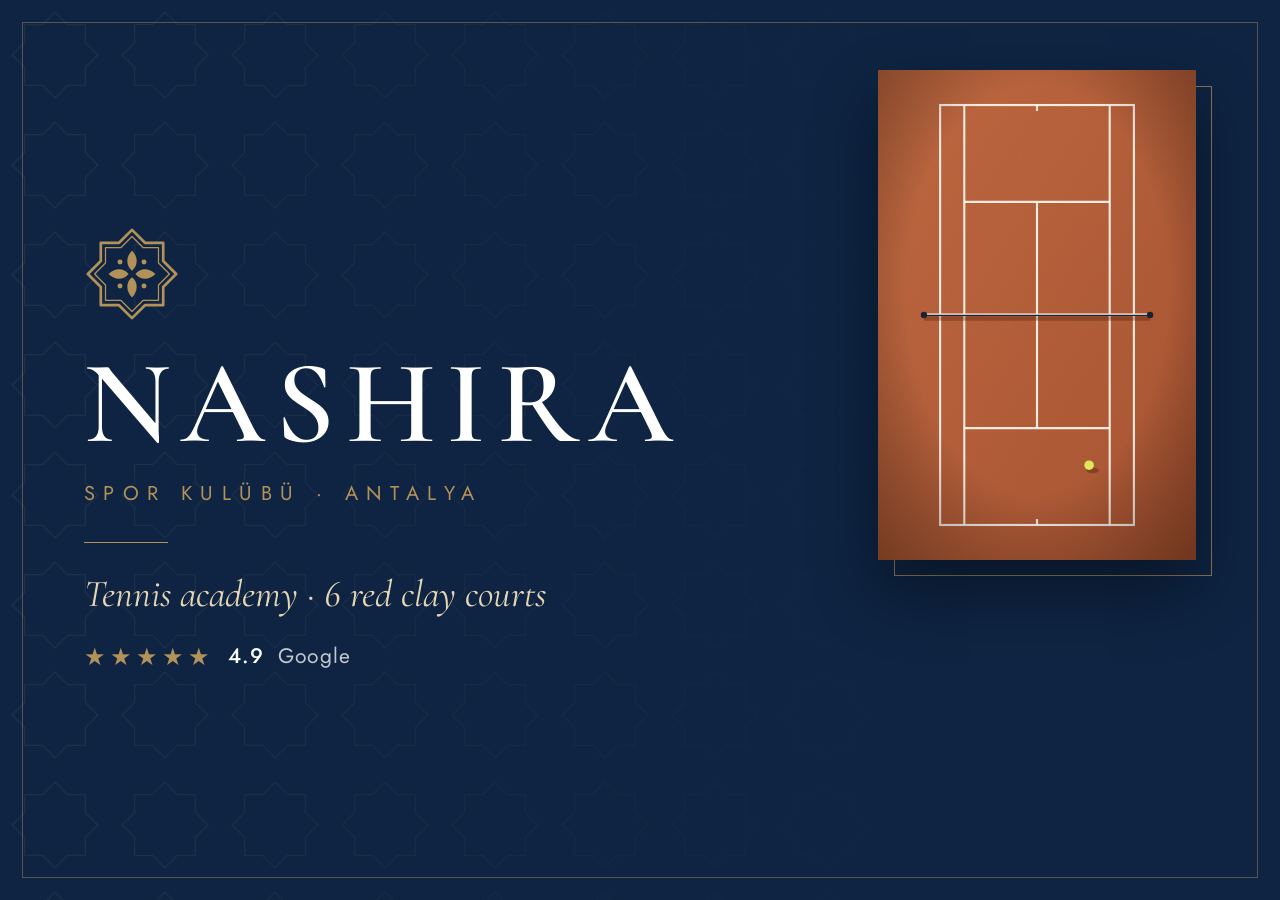
<file: assets/img/source/og-image.html>
<!doctype html>
<!-- Source for assets/img/og-image.png (link preview image, 1200x630).
     Re-render: Chrome --headless --screenshot=og-image.png --window-size=1200,630 og-image.html -->
<html><head><meta charset="utf-8">
<link href="https://fonts.googleapis.com/css2?family=Cormorant+Garamond:wght@500;600&family=Jost:wght@400;500&display=block" rel="stylesheet">
<style>
  html,body{margin:0;width:1200px;height:630px;overflow:hidden;background:#0e2442;font-family:Jost,sans-serif;font-variant-numeric:lining-nums}
  .pat{position:absolute;inset:0;opacity:.07;background-image:url("data:image/svg+xml,%3Csvg xmlns='http://www.w3.org/2000/svg' width='110' height='110' viewBox='0 0 100 100'%3E%3Cpolygon fill='none' stroke='%23e6d6b4' stroke-width='1.2' points='50.0,11.0 61.4,22.4 77.6,22.4 77.6,38.6 89.0,50.0 77.6,61.4 77.6,77.6 61.4,77.6 50.0,89.0 38.6,77.6 22.4,77.6 22.4,61.4 11.0,50.0 22.4,38.6 22.4,22.4 38.6,22.4'/%3E%3C/svg%3E");background-size:110px;-webkit-mask-image:linear-gradient(90deg,#000,transparent 75%)}
  .frame{position:absolute;inset:22px;border:1px solid rgba(179,146,90,.45)}
  .left{position:absolute;left:84px;top:0;bottom:0;width:640px;display:flex;flex-direction:column;justify-content:center}
  svg.mark{width:96px;height:96px;margin-bottom:26px}
  h1{margin:0;font-family:"Cormorant Garamond",serif;font-weight:600;font-size:118px;letter-spacing:.09em;color:#fff;line-height:.95}
  .sub{margin-top:18px;color:#b3925a;font-size:20px;letter-spacing:.42em;text-transform:uppercase}
  .rule{width:84px;height:1px;background:#b3925a;margin:34px 0 28px}
  .tag{font-family:"Cormorant Garamond",serif;font-style:italic;font-size:38px;color:#e6d6b4}
  .rate{margin-top:22px;display:flex;align-items:center;gap:14px;color:rgba(255,255,255,.75);font-size:21px;letter-spacing:.06em}
  .rate .st{color:#b3925a;letter-spacing:4px;font-size:24px}
  .rate b{color:#fff;font-weight:500}
  .court{position:absolute;right:84px;top:70px;width:318px;height:490px}
  .court .f{position:absolute;inset:0;border:1px solid rgba(179,146,90,.75);transform:translate(16px,16px)}
  .court svg{position:absolute;inset:0;width:100%;height:100%;box-shadow:0 30px 60px rgba(0,0,0,.4)}
</style></head><body>
<div class="pat"></div><div class="frame"></div>
<div class="left">
  <svg class="mark" viewBox="0 0 100 100">
    <polygon fill="none" stroke="#b3925a" stroke-width="2.8" stroke-linejoin="round" points="50.0,4.0 63.5,17.5 82.5,17.5 82.5,36.5 96.0,50.0 82.5,63.5 82.5,82.5 63.5,82.5 50.0,96.0 36.5,82.5 17.5,82.5 17.5,63.5 4.0,50.0 17.5,36.5 17.5,17.5 36.5,17.5"/>
    <polygon fill="none" stroke="#b3925a" stroke-width="1.3" stroke-linejoin="round" points="50.0,11.0 61.4,22.4 77.6,22.4 77.6,38.6 89.0,50.0 77.6,61.4 77.6,77.6 61.4,77.6 50.0,89.0 38.6,77.6 22.4,77.6 22.4,61.4 11.0,50.0 22.4,38.6 22.4,22.4 38.6,22.4"/>
    <g fill="#b3925a">
      <path id="p" d="M50 46.5 C43.5 41.5 43.5 32 50 25.5 C56.5 32 56.5 41.5 50 46.5Z"/>
      <use href="#p" transform="rotate(90 50 50)"/><use href="#p" transform="rotate(180 50 50)"/><use href="#p" transform="rotate(270 50 50)"/>
      <circle cx="37.5" cy="37.5" r="2.6"/><circle cx="62.5" cy="37.5" r="2.6"/><circle cx="37.5" cy="62.5" r="2.6"/><circle cx="62.5" cy="62.5" r="2.6"/>
    </g>
  </svg>
  <h1>NASHIRA</h1>
  <div class="sub">Spor Kulübü · Antalya</div>
  <div class="rule"></div>
  <div class="tag">Tennis academy · 6 red clay courts</div>
  <div class="rate"><span class="st">★★★★★</span><b>4.9</b> Google</div>
</div>
<div class="court"><div class="f"></div>
  <svg viewBox="0 0 360 560" preserveAspectRatio="xMidYMid slice">
    <defs>
      <linearGradient id="cg" x1="0" y1="0" x2="1" y2="1"><stop offset="0" stop-color="#c76a40"/><stop offset="1" stop-color="#a94f2d"/></linearGradient>
      <filter id="tx" x="0" y="0" width="100%" height="100%"><feTurbulence type="fractalNoise" baseFrequency="0.85" numOctaves="2" seed="7"/><feColorMatrix values="0 0 0 0 0.35  0 0 0 0 0.12  0 0 0 0 0.05  0 0 0 0.5 0"/><feComposite in2="SourceGraphic" operator="in"/></filter>
      <radialGradient id="vg" cx="0.5" cy="0.45" r="0.75"><stop offset="0.55" stop-color="#000" stop-opacity="0"/><stop offset="1" stop-color="#2a0f04" stop-opacity="0.45"/></radialGradient>
    </defs>
    <rect width="360" height="560" fill="url(#cg)"/><rect width="360" height="560" fill="#000" filter="url(#tx)"/>
    <g stroke="#fbf6ee" stroke-width="2.4" fill="none" stroke-opacity="0.93">
      <rect x="70.3" y="42.3" width="219.4" height="475.4"/>
      <line x1="97.7" y1="42.3" x2="97.7" y2="517.7"/><line x1="262.3" y1="42.3" x2="262.3" y2="517.7"/>
      <line x1="97.7" y1="152" x2="262.3" y2="152"/><line x1="97.7" y1="408" x2="262.3" y2="408"/>
      <line x1="180" y1="152" x2="180" y2="408"/><line x1="180" y1="42.3" x2="180" y2="49"/><line x1="180" y1="511" x2="180" y2="517.7"/>
    </g>
    <line x1="52" y1="284" x2="308" y2="284" stroke="#3a1606" stroke-opacity="0.3" stroke-width="5"/>
    <line x1="52" y1="280" x2="308" y2="280" stroke="#1b2333" stroke-width="2"/>
    <line x1="52" y1="279" x2="308" y2="279" stroke="#fbf6ee" stroke-width="1.6"/>
    <circle cx="52" cy="280" r="3.6" fill="#1b2333"/><circle cx="308" cy="280" r="3.6" fill="#1b2333"/>
    <ellipse cx="243" cy="456" rx="7" ry="3.2" fill="#3a1606" opacity="0.35"/><circle cx="239" cy="450" r="5.4" fill="#dfe75a"/>
    <rect width="360" height="560" fill="url(#vg)"/>
  </svg>
</div>
</body></html>
</file>
<file: assets/css/style.css>
/* ==========================================================
   Nashira Spor Kulübü — Tennis Academy, Konyaaltı / Antalya
   ========================================================== */

:root {
  --navy: #0e2442;
  --navy-2: #163259;
  --navy-3: #1e3f6d;
  --gold: #b3925a;
  --gold-2: #c9ab74;
  --gold-soft: #e6d6b4;
  --cream: #f6f1e7;
  --paper: #fbf8f2;
  --white: #ffffff;
  --ink: #18202e;
  --muted: #6c6a64;
  --clay: #b85a35;
  --clay-2: #cf7449;
  --clay-dark: #8f4126;
  --line: rgba(14, 36, 66, 0.12);
  --line-light: rgba(255, 255, 255, 0.14);

  --serif: "Cormorant Garamond", "Times New Roman", serif;
  --sans: "Jost", "Helvetica Neue", Arial, sans-serif;

  --wrap: 1240px;
  --gutter: clamp(16px, 4vw, 48px);
  --radius: 2px;
  --ease: cubic-bezier(0.22, 0.61, 0.36, 1);
}

*,
*::before,
*::after { box-sizing: border-box; }

html { scroll-behavior: smooth; -webkit-text-size-adjust: 100%; }

body {
  margin: 0;
  background: var(--paper);
  color: var(--ink);
  font-family: var(--sans);
  font-size: 17px;
  font-weight: 400;
  line-height: 1.65;
  -webkit-font-smoothing: antialiased;
  overflow-x: hidden;
}

img, svg { display: block; max-width: 100%; }
a { color: inherit; text-decoration: none; }
button { font: inherit; color: inherit; cursor: pointer; }
input, select, textarea { font: inherit; color: inherit; }

.wrap {
  width: 100%;
  max-width: var(--wrap);
  margin: 0 auto;
  padding: 0 var(--gutter);
}

/* ---------- Typography ---------- */
h1, h2, h3, h4 {
  font-family: var(--serif);
  font-weight: 500;
  line-height: 1.08;
  letter-spacing: -0.01em;
  margin: 0;
  text-wrap: balance;
}
h1 { font-size: clamp(46px, 7.2vw, 100px); }
h2 { font-size: clamp(36px, 4.8vw, 62px); }
h3 { font-size: clamp(24px, 2.2vw, 30px); }
p { margin: 0 0 1em; text-wrap: pretty; }
em.serif, .serif-i { font-family: var(--serif); font-style: italic; font-weight: 500; }

.eyebrow {
  display: inline-flex;
  align-items: center;
  gap: 14px;
  font-family: var(--sans);
  font-size: 12px;
  font-weight: 500;
  letter-spacing: 0.32em;
  text-transform: uppercase;
  color: var(--gold);
  margin-bottom: 22px;
}
.eyebrow::before,
.eyebrow.both::after {
  content: "";
  width: 36px;
  height: 1px;
  background: currentColor;
  opacity: 0.8;
}

.lead { font-size: clamp(18px, 1.5vw, 20px); color: var(--muted); max-width: 56ch; }

.section { padding: clamp(80px, 11vw, 150px) 0; position: relative; }
.section-head { max-width: 760px; margin-bottom: clamp(44px, 6vw, 72px); }
.section-head.center { margin-left: auto; margin-right: auto; text-align: center; }
.section-head.center .lead { margin-left: auto; margin-right: auto; }
.section-head h2 { margin-bottom: 20px; }

/* ---------- Buttons ---------- */
.btn {
  display: inline-flex;
  align-items: center;
  justify-content: center;
  gap: 12px;
  padding: 17px 30px;
  border: 1px solid transparent;
  border-radius: var(--radius);
  font-size: 13px;
  font-weight: 500;
  letter-spacing: 0.2em;
  text-transform: uppercase;
  transition: background 0.35s var(--ease), color 0.35s var(--ease), border-color 0.35s var(--ease), transform 0.35s var(--ease);
  white-space: nowrap;
}
.btn svg { width: 16px; height: 16px; transition: transform 0.35s var(--ease); }
.btn:hover svg { transform: translateX(4px); }
.btn-gold { background: var(--gold); color: var(--white); }
.btn-gold:hover { background: var(--gold-2); }
.btn-navy { background: var(--navy); color: var(--white); }
.btn-navy:hover { background: var(--navy-3); }
.btn-ghost { border-color: rgba(255, 255, 255, 0.4); color: var(--white); }
.btn-ghost:hover { border-color: var(--gold); color: var(--gold-soft); }
.btn-line { border-color: var(--navy); color: var(--navy); }
.btn-line:hover { background: var(--navy); color: var(--white); }
.btn-block { width: 100%; }
.btn[disabled] { opacity: 0.45; cursor: not-allowed; }

.link-arrow {
  display: inline-flex; align-items: center; gap: 10px;
  font-size: 13px; font-weight: 500; letter-spacing: 0.2em; text-transform: uppercase;
  color: var(--navy); border-bottom: 1px solid var(--gold); padding-bottom: 4px;
}

/* ---------- Header ---------- */
.site-header {
  position: fixed;
  inset: 0 0 auto 0;
  z-index: 50;
  transition: background 0.4s var(--ease), box-shadow 0.4s var(--ease), padding 0.4s var(--ease);
  padding: 22px 0;
  color: var(--white);
}
.site-header.scrolled,
.site-header.solid {
  background: rgba(251, 248, 242, 0.96);
  backdrop-filter: blur(10px);
  -webkit-backdrop-filter: blur(10px);
  box-shadow: 0 1px 0 var(--line);
  color: var(--navy);
  padding: 12px 0;
}
.header-inner { display: flex; align-items: center; justify-content: space-between; gap: 24px; }

.brand { display: flex; align-items: center; gap: 14px; }
.brand-mark { width: 46px; height: 46px; flex: none; }
.brand-text { display: flex; flex-direction: column; line-height: 1; }
.brand-name {
  font-family: var(--serif);
  font-size: 27px;
  font-weight: 600;
  letter-spacing: 0.08em;
}
.brand-sub {
  font-size: 9.5px;
  letter-spacing: 0.34em;
  text-transform: uppercase;
  color: var(--gold);
  margin-top: 5px;
  white-space: nowrap;
}

.nav { display: flex; align-items: center; gap: clamp(16px, 1.9vw, 32px); }
.nav a:not(.btn) {
  font-size: 13px;
  font-weight: 500;
  letter-spacing: 0.13em;
  white-space: nowrap;
  text-transform: uppercase;
  position: relative;
  padding: 6px 0;
}
.nav a:not(.btn)::after {
  content: "";
  position: absolute; left: 0; right: 0; bottom: 0;
  height: 1px; background: var(--gold);
  transform: scaleX(0); transform-origin: left;
  transition: transform 0.35s var(--ease);
}
.nav a:not(.btn):hover::after,
.nav a.active::after { transform: scaleX(1); }
.nav .btn { padding: 13px 22px; font-size: 12px; }

.lang {
  display: flex; gap: 2px; font-size: 12px; letter-spacing: 0.12em;
  border-left: 1px solid currentColor; padding-left: clamp(14px, 2vw, 28px);
  opacity: 0.85;
}
.lang button {
  background: none; border: 0; padding: 4px 6px; color: inherit;
  font-size: 12px; letter-spacing: 0.12em; opacity: 0.55; transition: opacity 0.2s, color 0.2s;
}
.lang button:hover { opacity: 1; }
.lang button.on { opacity: 1; color: var(--gold); }

.burger {
  display: none;
  width: 44px; height: 44px;
  background: none; border: 0; padding: 10px;
  position: relative; z-index: 60;
}
.burger span {
  display: block; height: 1.5px; background: currentColor; margin: 6px 0;
  transition: transform 0.35s var(--ease), opacity 0.35s var(--ease);
}
.menu-open .burger span:nth-child(1) { transform: translateY(7.5px) rotate(45deg); }
.menu-open .burger span:nth-child(2) { opacity: 0; }
.menu-open .burger span:nth-child(3) { transform: translateY(-7.5px) rotate(-45deg); }

/* ---------- Hero ---------- */
.hero {
  position: relative;
  min-height: 100vh;
  min-height: 100svh;
  background: var(--navy);
  color: var(--white);
  overflow: hidden;
  display: flex;
  align-items: center;
  padding: 140px 0 120px;
}
.hero-pattern {
  position: absolute; inset: 0;
  opacity: 0.06;
  background-image: url("data:image/svg+xml,%3Csvg xmlns='http://www.w3.org/2000/svg' width='120' height='120' viewBox='0 0 100 100'%3E%3Cpolygon fill='none' stroke='%23e6d6b4' stroke-width='1.2' points='50.0,11.0 61.4,22.4 77.6,22.4 77.6,38.6 89.0,50.0 77.6,61.4 77.6,77.6 61.4,77.6 50.0,89.0 38.6,77.6 22.4,77.6 22.4,61.4 11.0,50.0 22.4,38.6 22.4,22.4 38.6,22.4'/%3E%3C/svg%3E");
  background-size: 120px 120px;
  -webkit-mask-image: linear-gradient(90deg, #000 0%, transparent 70%);
  mask-image: linear-gradient(90deg, #000 0%, transparent 70%);
}
.hero::after {
  content: "";
  position: absolute; inset: auto 0 0 0; height: 40%;
  background: linear-gradient(180deg, transparent, rgba(8, 22, 42, 0.55));
  pointer-events: none;
}
.hero-grid {
  position: relative; z-index: 2;
  display: grid;
  grid-template-columns: 1.15fr 0.85fr;
  gap: clamp(40px, 6vw, 96px);
  align-items: center;
}
.hero h1 { margin-bottom: 28px; }
html[lang="ru"] .hero h1 { font-size: clamp(42px, 6vw, 84px); }
.hero h1 em { font-style: italic; color: var(--gold-soft); }
.hero .lead { color: rgba(255, 255, 255, 0.72); margin-bottom: 40px; }
.hero-actions { display: flex; flex-wrap: wrap; gap: 14px; }

.hero-art {
  position: relative;
  aspect-ratio: 9 / 14;
  max-height: 72vh;
  justify-self: end;
  width: 100%;
  max-width: 440px;
}
.hero-art .frame {
  position: absolute; inset: 0;
  border: 1px solid rgba(179, 146, 90, 0.7);
  transform: translate(18px, 18px);
}
.hero-art .court-wrap {
  position: absolute; inset: 0;
  overflow: hidden;
  box-shadow: 0 40px 80px rgba(0, 0, 0, 0.35);
}
.hero-art svg { width: 100%; height: 100%; }
.hero-badge {
  position: absolute;
  left: -38px; bottom: 44px;
  background: var(--paper);
  color: var(--navy);
  padding: 18px 22px;
  display: flex; align-items: center; gap: 16px;
  box-shadow: 0 20px 40px rgba(0, 0, 0, 0.25);
  z-index: 3;
}
.hero-badge strong { font-family: var(--serif); font-size: 44px; font-weight: 500; line-height: 1; }
.hero-badge span { font-size: 11px; letter-spacing: 0.22em; text-transform: uppercase; line-height: 1.5; color: var(--muted); }

.hero-foot {
  position: absolute; z-index: 3; left: 0; right: 0; bottom: 30px;
}
.hero-foot .wrap { display: flex; justify-content: space-between; align-items: center; gap: 20px; }
.hero-foot small {
  font-size: 11px; letter-spacing: 0.3em; text-transform: uppercase; color: rgba(255, 255, 255, 0.55);
}
.scroll-cue { display: flex; align-items: center; gap: 12px; }
.scroll-cue i {
  display: block; width: 1px; height: 38px; background: rgba(255, 255, 255, 0.25); position: relative; overflow: hidden;
}
.scroll-cue i::after {
  content: ""; position: absolute; left: 0; top: -40%; width: 1px; height: 40%; background: var(--gold);
  animation: cue 2.2s var(--ease) infinite;
}
@keyframes cue { to { top: 100%; } }

/* ---------- Highlights strip ---------- */
.strip {
  background: var(--cream);
  border-bottom: 1px solid var(--line);
  overflow: hidden;
  padding: 22px 0;
}
.strip-track {
  display: flex; gap: 56px; width: max-content;
  animation: marquee 40s linear infinite;
}
.strip-item {
  display: flex; align-items: center; gap: 56px;
  font-family: var(--serif); font-size: 24px; font-style: italic; color: var(--navy);
  white-space: nowrap;
}
.strip-item::after {
  content: ""; width: 9px; height: 9px; background: var(--gold); transform: rotate(45deg);
}
@keyframes marquee { to { transform: translateX(-50%); } }

/* ---------- About ---------- */
.about-grid {
  display: grid;
  grid-template-columns: 1fr 1fr;
  gap: clamp(40px, 7vw, 110px);
  align-items: start;
}
.about-quote {
  font-family: var(--serif);
  font-size: clamp(30px, 3.4vw, 46px);
  line-height: 1.18;
  color: var(--navy);
  margin: 0;
}
.about-quote em { color: var(--clay); }
.about-body p { color: var(--muted); }
.signature {
  display: flex; align-items: center; gap: 16px; margin-top: 30px;
}
.signature svg { width: 40px; height: 40px; }
.signature div { font-size: 12px; letter-spacing: 0.24em; text-transform: uppercase; color: var(--navy); line-height: 1.6; }
.signature div span { color: var(--gold); display: block; }

.stats {
  display: grid;
  grid-template-columns: repeat(4, 1fr);
  margin-top: clamp(60px, 8vw, 100px);
  border-top: 1px solid var(--line);
}
.stat {
  padding: 34px 26px 0 0;
  border-right: 1px solid var(--line);
  padding-left: 26px;
}
.stat:first-child { padding-left: 0; }
.stat:last-child { border-right: 0; }
.stat strong {
  display: block;
  font-family: var(--serif);
  font-size: clamp(48px, 5vw, 72px);
  font-weight: 500;
  color: var(--navy);
  line-height: 1;
}
.stat strong sup { font-size: 0.45em; color: var(--gold); vertical-align: top; position: relative; top: 0.25em; margin-left: 2px; }
.stat > span { display: block; margin-top: 12px; font-size: 12px; letter-spacing: 0.22em; text-transform: uppercase; color: var(--muted); }

/* ---------- Programs ---------- */
.programs { background: var(--cream); }
.program-grid {
  display: grid;
  grid-template-columns: repeat(3, 1fr);
  gap: 1px;
  background: var(--line);
  border: 1px solid var(--line);
}
.program {
  background: var(--paper);
  padding: clamp(30px, 3vw, 44px);
  display: flex; flex-direction: column;
  min-height: 360px;
  position: relative;
  transition: background 0.45s var(--ease), color 0.45s var(--ease);
}
.program:hover { background: var(--navy); color: var(--white); }
.program:hover .program-meta,
.program:hover p { color: rgba(255, 255, 255, 0.7); }
.program:hover .program-num { color: var(--gold); }
.program-num {
  font-family: var(--serif); font-size: 18px; font-style: italic; color: var(--gold); margin-bottom: 40px;
  transition: color 0.45s var(--ease);
}
.program h3 { margin-bottom: 14px; }
.program p { color: var(--muted); font-size: 16px; transition: color 0.45s var(--ease); }
.program-meta {
  margin-top: auto;
  padding-top: 22px;
  border-top: 1px solid currentColor;
  border-color: rgba(179, 146, 90, 0.45);
  display: flex; justify-content: space-between; gap: 12px;
  font-size: 12px; letter-spacing: 0.18em; text-transform: uppercase; color: var(--navy);
  transition: color 0.45s var(--ease);
}
.program-meta b { font-weight: 500; color: var(--gold); }

/* ---------- Facilities ---------- */
.facilities-grid {
  display: grid;
  grid-template-columns: 1.05fr 0.95fr;
  gap: clamp(40px, 6vw, 90px);
  align-items: center;
}
.court-map {
  background: var(--navy);
  padding: clamp(24px, 3.5vw, 48px);
  position: relative;
}
.court-map::before {
  content: ""; position: absolute; inset: 12px; border: 1px solid rgba(179, 146, 90, 0.4); pointer-events: none;
}
.court-map svg { width: 100%; height: auto; }
.court-map figcaption {
  display: flex; justify-content: space-between; gap: 16px; flex-wrap: wrap;
  color: rgba(255, 255, 255, 0.6); font-size: 11px; letter-spacing: 0.24em; text-transform: uppercase;
  margin-top: 22px;
}
.court-map figcaption b { color: var(--gold-soft); font-weight: 500; }
.map-court rect.surface { transition: fill 0.3s var(--ease); }
.map-court:hover rect.surface { fill: var(--clay-2); }

.feature-list { list-style: none; margin: 0; padding: 0; }
.feature-list li {
  display: grid;
  grid-template-columns: 52px 1fr;
  gap: 20px;
  padding: 24px 0;
  border-bottom: 1px solid var(--line);
}
.feature-list li:first-child { border-top: 1px solid var(--line); }
.feature-list .ico {
  width: 52px; height: 52px; border: 1px solid var(--gold-soft); border-radius: 50%;
  display: grid; place-items: center; color: var(--gold);
}
.feature-list .ico svg { width: 22px; height: 22px; }
.feature-list h4 { font-size: 24px; margin-bottom: 4px; color: var(--navy); }
.feature-list p { margin: 0; color: var(--muted); font-size: 15.5px; }

/* ---------- Booking teaser ---------- */
.book-band {
  background: var(--clay);
  color: var(--white);
  position: relative;
  overflow: hidden;
}
.book-band::before {
  content: ""; position: absolute; inset: 0;
  background:
    radial-gradient(1200px 400px at 100% 0%, rgba(255, 255, 255, 0.12), transparent 60%),
    repeating-linear-gradient(90deg, transparent 0 119px, rgba(255, 255, 255, 0.07) 119px 120px);
  pointer-events: none;
}
.book-band .wrap { position: relative; }
.book-band-grid {
  display: grid; grid-template-columns: 1fr 1fr; gap: clamp(40px, 6vw, 90px); align-items: center;
}
.book-band .eyebrow { color: var(--gold-soft); }
.book-band h2 { margin-bottom: 20px; }
.book-band .lead { color: rgba(255, 255, 255, 0.82); margin-bottom: 36px; }
.book-band .btn-navy:hover { background: var(--paper); color: var(--navy); }

.today-card {
  background: var(--paper);
  color: var(--ink);
  padding: clamp(24px, 3vw, 36px);
  box-shadow: 0 30px 60px rgba(70, 25, 8, 0.3);
}
.today-card header {
  display: flex; justify-content: space-between; align-items: baseline; gap: 12px;
  padding-bottom: 16px; margin-bottom: 8px; border-bottom: 1px solid var(--line);
}
.today-card header h3 { font-size: 26px; color: var(--navy); }
.today-card header span { font-size: 11px; letter-spacing: 0.22em; text-transform: uppercase; color: var(--muted); }
.today-row {
  display: grid; grid-template-columns: 90px 1fr; gap: 14px; align-items: center;
  padding: 12px 0; border-bottom: 1px dashed var(--line);
}
.today-row:last-of-type { border-bottom: 0; }
.today-row b { font-weight: 500; font-size: 13px; letter-spacing: 0.14em; text-transform: uppercase; color: var(--navy); }
.today-slots { display: flex; flex-wrap: wrap; gap: 6px; }
.today-slots a {
  font-size: 13px; padding: 4px 10px; border: 1px solid var(--gold-soft); color: var(--navy);
  transition: background 0.25s, color 0.25s;
}
.today-slots a:hover { background: var(--gold); color: var(--white); border-color: var(--gold); }
.today-slots em { font-size: 13px; color: var(--muted); font-style: italic; }

/* ---------- Team ---------- */
.team-grid { display: grid; grid-template-columns: repeat(4, 1fr); gap: clamp(18px, 2.4vw, 32px); }
.coach { position: relative; }
.coach-photo {
  aspect-ratio: 4 / 5;
  background: linear-gradient(160deg, var(--navy-2), var(--navy));
  position: relative; overflow: hidden;
  display: grid; place-items: center;
  margin-bottom: 22px;
}
.coach-photo::before {
  content: ""; position: absolute; inset: 10px; border: 1px solid rgba(179, 146, 90, 0.35);
  transition: inset 0.5s var(--ease);
}
.coach:hover .coach-photo::before { inset: 18px; }
.coach-photo .mono {
  font-family: var(--serif); font-size: clamp(56px, 6vw, 84px); font-style: italic; color: var(--gold-soft);
  letter-spacing: 0.02em; position: relative;
}
.coach-photo .ph-note {
  position: absolute; bottom: 20px; left: 0; right: 0; text-align: center;
  font-size: 10px; letter-spacing: 0.3em; text-transform: uppercase; color: rgba(255, 255, 255, 0.4);
}
.coach .role { font-size: 11.5px; letter-spacing: 0.24em; text-transform: uppercase; color: var(--gold); margin-bottom: 6px; }
.coach h3 { color: var(--navy); margin-bottom: 8px; }
.coach p { font-size: 15px; color: var(--muted); margin-bottom: 12px; }
.coach .langs { display: flex; gap: 6px; }
.coach .langs span {
  font-size: 11px; letter-spacing: 0.12em; padding: 3px 8px; border: 1px solid var(--line); color: var(--navy);
}

/* ---------- Pricing ---------- */
.pricing { background: var(--navy); color: var(--white); }
.pricing .lead { color: rgba(255, 255, 255, 0.65); }
.price-grid { display: grid; grid-template-columns: repeat(2, 1fr); gap: clamp(16px, 2vw, 28px); max-width: 880px; margin: 0 auto; }
.price {
  border: 1px solid var(--line-light);
  padding: clamp(30px, 3vw, 44px);
  display: flex; flex-direction: column;
  position: relative;
}
.price.featured { background: var(--paper); color: var(--ink); border-color: var(--paper); }
.price.featured .tag {
  position: absolute; top: -13px; left: clamp(30px, 3vw, 44px);
  background: var(--gold); color: var(--white);
  font-size: 10.5px; letter-spacing: 0.26em; text-transform: uppercase; padding: 5px 12px;
}
.price h3 { margin-bottom: 8px; }
.price .sub { font-size: 14.5px; color: rgba(255, 255, 255, 0.6); margin-bottom: 26px; }
.price.featured .sub { color: var(--muted); }
.price .amount {
  font-family: var(--serif); font-size: 58px; line-height: 1; font-weight: 500; color: var(--gold-soft);
  display: flex; align-items: baseline; gap: 8px;
}
.price.featured .amount { color: var(--navy); }
.price .amount small { font-family: var(--sans); font-size: 13px; letter-spacing: 0.12em; color: rgba(255, 255, 255, 0.55); }
.price.featured .amount small { color: var(--muted); }
.price ul { list-style: none; margin: 30px 0 34px; padding: 0; }
.price li {
  padding: 11px 0 11px 26px; border-top: 1px solid var(--line-light); font-size: 15.5px; position: relative;
}
.price.featured li { border-color: var(--line); }
.price li::before {
  content: ""; position: absolute; left: 2px; top: 20px; width: 7px; height: 7px; background: var(--gold); transform: rotate(45deg);
}
.price .btn { margin-top: auto; }
.price-note { margin-top: 28px; font-size: 13px; color: rgba(255, 255, 255, 0.45); text-align: center; }

/* ---------- FAQ ---------- */
.faq-grid { display: grid; grid-template-columns: 0.8fr 1.2fr; gap: clamp(40px, 6vw, 100px); }
.faq details { border-bottom: 1px solid var(--line); }
.faq details:first-child { border-top: 1px solid var(--line); }
.faq summary {
  list-style: none; cursor: pointer;
  display: flex; justify-content: space-between; align-items: center; gap: 20px;
  padding: 24px 0;
  font-family: var(--serif); font-size: clamp(21px, 2vw, 25px); color: var(--navy);
}
.faq summary::-webkit-details-marker { display: none; }
.faq summary::after {
  content: "+"; font-family: var(--sans); font-weight: 300; font-size: 26px; color: var(--gold);
  transition: transform 0.3s var(--ease); flex: none;
}
.faq details[open] summary::after { transform: rotate(45deg); }
.faq details p { color: var(--muted); padding: 0 40px 22px 0; margin: 0; }

/* ---------- Contact ---------- */
.contact { background: var(--cream); }
.contact-grid { display: grid; grid-template-columns: 0.9fr 1.1fr; gap: clamp(40px, 5vw, 80px); align-items: stretch; }
.contact-list { list-style: none; margin: 34px 0 40px; padding: 0; }
.contact-list li {
  display: grid; grid-template-columns: 130px 1fr; gap: 16px; padding: 16px 0; border-bottom: 1px solid var(--line);
}
.contact-list li span { font-size: 11.5px; letter-spacing: 0.24em; text-transform: uppercase; color: var(--gold); padding-top: 4px; }
.contact-list li div { color: var(--navy); }
.map-frame { position: relative; min-height: 420px; background: var(--navy); }
.map-frame iframe {
  position: absolute; inset: 0; width: 100%; height: 100%; border: 0;
  filter: none;
}
.map-frame::after {
  content: ""; position: absolute; inset: 0; border: 1px solid var(--gold); transform: translate(14px, 14px); pointer-events: none; z-index: -1;
}

/* ---------- Footer ---------- */
.site-footer { background: #0a1b33; color: rgba(255, 255, 255, 0.65); padding: 80px 0 34px; font-size: 15px; }
.footer-grid { display: grid; grid-template-columns: 1.4fr 1fr 1fr 1fr; gap: 40px; }
.site-footer .brand { color: var(--white); margin-bottom: 20px; }
.site-footer h5 {
  font-family: var(--sans); font-size: 11.5px; letter-spacing: 0.26em; text-transform: uppercase; color: var(--gold);
  margin: 0 0 18px; font-weight: 500;
}
.site-footer ul { list-style: none; margin: 0; padding: 0; }
.site-footer li { margin-bottom: 9px; }
.site-footer a:hover { color: var(--gold-soft); }
.footer-bottom {
  margin-top: 64px; padding-top: 26px; border-top: 1px solid var(--line-light);
  display: flex; justify-content: space-between; gap: 20px; flex-wrap: wrap; font-size: 13px; color: rgba(255, 255, 255, 0.4);
}

/* ---------- WhatsApp float ---------- */
.wa-float {
  position: fixed; right: 22px; bottom: 22px; z-index: 40;
  width: 58px; height: 58px; border-radius: 50%;
  background: var(--navy); color: var(--white);
  display: grid; place-items: center;
  box-shadow: 0 12px 30px rgba(14, 36, 66, 0.35);
  border: 1px solid var(--gold);
  transition: transform 0.3s var(--ease), background 0.3s var(--ease);
}
.wa-float:hover { transform: translateY(-3px); background: var(--gold); }
.wa-float svg { width: 26px; height: 26px; }

/* ---------- Reveal animation ---------- */
.js .reveal { opacity: 0; transform: translateY(26px); transition: opacity 0.9s var(--ease), transform 0.9s var(--ease); }
.reveal.in { opacity: 1; transform: none; }
.reveal.d1 { transition-delay: 0.08s; }
.reveal.d2 { transition-delay: 0.16s; }
.reveal.d3 { transition-delay: 0.24s; }
@media (prefers-reduced-motion: reduce) {
  .js .reveal { opacity: 1; transform: none; transition: none; }
  .strip-track { animation: none; }
  html { scroll-behavior: auto; }
}

/* ==========================================================
   Booking page
   ========================================================== */
.page-hero {
  background: var(--navy); color: var(--white);
  padding: 170px 0 80px; position: relative; overflow: hidden;
}
.page-hero .hero-pattern { -webkit-mask-image: linear-gradient(270deg, #000 0%, transparent 60%); mask-image: linear-gradient(270deg, #000 0%, transparent 60%); }
.page-hero .wrap { position: relative; }
.page-hero h1 { font-size: clamp(44px, 6vw, 80px); margin-bottom: 18px; }
.page-hero h1 em { color: var(--gold-soft); }
.page-hero .lead { color: rgba(255, 255, 255, 0.7); }
.crumbs { font-size: 12px; letter-spacing: 0.24em; text-transform: uppercase; color: rgba(255, 255, 255, 0.5); margin-bottom: 26px; }
.crumbs a:hover { color: var(--gold-soft); }

.booking { padding: 60px 0 120px; }
.booking-layout { display: grid; grid-template-columns: minmax(0, 1fr) 360px; gap: 36px; align-items: start; }

.panel { background: var(--white); border: 1px solid var(--line); }
.panel-head {
  display: flex; justify-content: space-between; align-items: center; gap: 16px; flex-wrap: wrap;
  padding: 22px 26px; border-bottom: 1px solid var(--line);
}
.panel-head h3 { font-size: 26px; color: var(--navy); }
.step { font-size: 11px; letter-spacing: 0.26em; text-transform: uppercase; color: var(--gold); display: block; margin-bottom: 4px; }

/* date strip */
.date-strip-wrap { display: flex; align-items: center; gap: 8px; padding: 18px 18px; border-bottom: 1px solid var(--line); }
.date-nav {
  flex: none; width: 38px; height: 38px; border: 1px solid var(--line); background: var(--paper);
  display: grid; place-items: center; color: var(--navy);
}
.date-nav:hover { border-color: var(--gold); }
.date-nav svg { width: 16px; height: 16px; }
.date-strip {
  display: flex; gap: 8px; overflow-x: auto; scroll-behavior: smooth; scrollbar-width: none; flex: 1; padding: 2px;
}
.date-strip::-webkit-scrollbar { display: none; }
.date-chip {
  flex: none; width: 72px; padding: 10px 0 9px; text-align: center;
  border: 1px solid var(--line); background: var(--paper); line-height: 1.2;
  transition: border-color 0.25s, background 0.25s, color 0.25s;
}
.date-chip small { display: block; font-size: 10.5px; letter-spacing: 0.2em; text-transform: uppercase; color: var(--muted); }
.date-chip strong { display: block; font-family: var(--serif); font-size: 30px; font-weight: 500; color: var(--navy); margin: 2px 0; }
.date-chip span { display: block; font-size: 11px; color: var(--muted); }
.date-chip:hover { border-color: var(--gold); }
.date-chip.on { background: var(--navy); border-color: var(--navy); }
.date-chip.on small, .date-chip.on span { color: rgba(255, 255, 255, 0.65); }
.date-chip.on strong { color: var(--white); }

.legend { display: flex; flex-wrap: wrap; gap: 18px; font-size: 13px; color: var(--muted); }
.legend span { display: inline-flex; align-items: center; gap: 8px; }
.legend i { width: 16px; height: 16px; border: 1px solid var(--line); display: inline-block; }
.legend .l-free { background: var(--white); border-color: var(--gold-soft); }
.legend .l-booked { background: repeating-linear-gradient(135deg, #ece6da 0 4px, #f6f2ea 4px 8px); }
.legend .l-sel { background: var(--gold); border-color: var(--gold); }
.legend .l-mine { background: var(--clay); border-color: var(--clay); }

/* grid */
.slot-scroller { overflow-x: auto; }
.slot-grid { display: grid; grid-template-columns: 74px repeat(6, minmax(92px, 1fr)); min-width: 640px; }
.slot-grid .gh {
  position: sticky; top: 0;
  padding: 14px 6px; text-align: center; background: var(--cream); border-bottom: 1px solid var(--line);
  font-size: 11px; letter-spacing: 0.2em; text-transform: uppercase; color: var(--navy); font-weight: 500;
}
.slot-grid .gh b { display: block; font-family: var(--serif); font-size: 22px; letter-spacing: 0; font-weight: 500; text-transform: none; }
.slot-grid .gt {
  padding: 0 10px; display: flex; align-items: center; justify-content: flex-end; gap: 6px;
  font-size: 13px; color: var(--navy); border-bottom: 1px solid var(--line); background: var(--paper);
  font-variant-numeric: tabular-nums;
}
.slot-grid .gt svg { width: 12px; height: 12px; color: var(--gold); }
.slot {
  height: 48px; margin: 0; border: 0;
  border-bottom: 1px solid var(--line); border-left: 1px solid var(--line);
  background: var(--white);
  font-size: 12.5px; color: var(--navy);
  position: relative;
  transition: background 0.2s, color 0.2s;
}
.slot .p { opacity: 0.38; transition: opacity 0.2s; }
.slot.free:hover { background: #faf4e8; }
.slot.free:hover .p { opacity: 1; }
.slot.booked {
  background: repeating-linear-gradient(135deg, #ece6da 0 4px, #f6f2ea 4px 8px);
  cursor: not-allowed; color: transparent;
}
.slot.past { background: #f3f1ec; cursor: not-allowed; color: transparent; }
.slot.sel { background: var(--gold); color: var(--white); }
.slot.sel .p { opacity: 1; }
.slot.mine { background: var(--clay); color: var(--white); cursor: default; font-size: 11px; letter-spacing: 0.12em; text-transform: uppercase; }
.slot:focus-visible { outline: 2px solid var(--navy); outline-offset: -2px; z-index: 1; }

.grid-foot { padding: 16px 26px; display: flex; justify-content: space-between; gap: 16px; flex-wrap: wrap; border-top: 1px solid var(--line); font-size: 13px; color: var(--muted); }

/* summary sidebar */
.summary { position: sticky; top: 96px; }
.summary .panel-head { display: block; }
.summary-body { padding: 22px 26px 26px; }
.sel-empty { color: var(--muted); font-style: italic; font-family: var(--serif); font-size: 20px; padding: 6px 0 12px; }
.sel-list { list-style: none; margin: 0 0 14px; padding: 0; }
.sel-list li {
  display: grid; grid-template-columns: 1fr auto auto; gap: 10px; align-items: center;
  padding: 10px 0; border-bottom: 1px dashed var(--line); font-size: 14.5px;
}
.sel-list li b { font-weight: 500; color: var(--navy); }
.sel-list li small { display: block; color: var(--muted); font-size: 12.5px; }
.sel-list .rm { background: none; border: 0; color: var(--muted); font-size: 20px; line-height: 1; padding: 2px 4px; }
.sel-list .rm:hover { color: var(--clay); }

.extras { margin: 18px 0; display: grid; gap: 10px; }
.check {
  display: grid; grid-template-columns: 20px 1fr auto; gap: 12px; align-items: center;
  padding: 12px 14px; border: 1px solid var(--line); cursor: pointer; font-size: 14.5px;
  transition: border-color 0.2s, background 0.2s;
}
.check:hover { border-color: var(--gold-soft); }
.check input { width: 18px; height: 18px; accent-color: var(--navy); margin: 0; }
.check small { color: var(--muted); font-size: 12.5px; display: block; }
.check em { font-style: normal; font-size: 13px; color: var(--gold); white-space: nowrap; }
.check:has(input:checked) { border-color: var(--gold); background: #fcf8f0; }

.total {
  display: flex; justify-content: space-between; align-items: baseline;
  padding: 18px 0; border-top: 1px solid var(--line); margin-top: 6px;
}
.total span { font-size: 12px; letter-spacing: 0.24em; text-transform: uppercase; color: var(--muted); }
.total strong { font-family: var(--serif); font-size: 40px; font-weight: 500; color: var(--navy); line-height: 1; }

.form { display: grid; gap: 12px; margin-bottom: 18px; }
.field label { display: block; font-size: 11px; letter-spacing: 0.22em; text-transform: uppercase; color: var(--muted); margin-bottom: 6px; }
.field input, .field select, .field textarea {
  width: 100%; padding: 12px 14px; border: 1px solid var(--line); background: var(--paper); border-radius: 0;
  font-size: 15px; outline: none; transition: border-color 0.2s;
}
.field input:focus, .field select:focus, .field textarea:focus { border-color: var(--gold); background: var(--white); }
.field.err input { border-color: var(--clay); }
.form-row { display: grid; grid-template-columns: 1fr 1fr; gap: 12px; }
.fine { font-size: 12.5px; color: var(--muted); margin: 14px 0 0; line-height: 1.5; }

.info-cards { display: grid; grid-template-columns: repeat(3, 1fr); gap: 1px; background: var(--line); border: 1px solid var(--line); margin-top: 36px; }
.info-cards div { background: var(--paper); padding: 26px; }
.info-cards h4 { font-size: 22px; color: var(--navy); margin-bottom: 6px; }
.info-cards p { font-size: 14.5px; color: var(--muted); margin: 0; }

/* modal */
.modal {
  position: fixed; inset: 0; z-index: 100; display: none; place-items: center; padding: 16px;
  background: rgba(10, 27, 51, 0.7); backdrop-filter: blur(4px);
}
.modal.open { display: grid; animation: fade 0.3s var(--ease); }
@keyframes fade { from { opacity: 0; } }
.modal-card {
  background: var(--paper); max-width: 480px; width: 100%; padding: 46px 40px 38px; text-align: center; position: relative;
  animation: rise 0.45s var(--ease);
}
@keyframes rise { from { transform: translateY(20px); opacity: 0; } }
.modal-card::before { content: ""; position: absolute; inset: 10px; border: 1px solid var(--gold-soft); pointer-events: none; }
.modal-card svg.mark { width: 64px; height: 64px; margin: 0 auto 18px; }
.modal-card h3 { font-size: 36px; color: var(--navy); margin-bottom: 10px; }
.modal-card p { color: var(--muted); }
.modal-ref {
  display: inline-block; margin: 6px 0 20px; padding: 8px 18px; border: 1px dashed var(--gold);
  font-size: 14px; letter-spacing: 0.24em; color: var(--navy);
}
.modal-card ul { list-style: none; padding: 0; margin: 0 0 26px; text-align: left; border-top: 1px solid var(--line); }
.modal-card li { padding: 10px 0; border-bottom: 1px solid var(--line); font-size: 15px; display: flex; justify-content: space-between; gap: 12px; }
.modal-actions { display: flex; gap: 10px; justify-content: center; flex-wrap: wrap; position: relative; }

.toast {
  position: fixed; left: 50%; bottom: 26px; z-index: 110; transform: translate(-50%, 30px); opacity: 0;
  background: var(--navy); color: var(--white); padding: 14px 22px; font-size: 14px; pointer-events: none;
  transition: opacity 0.3s, transform 0.3s var(--ease); border-left: 3px solid var(--gold);
  max-width: calc(100% - 32px);
}
.toast.show { opacity: 1; transform: translate(-50%, 0); }

/* ==========================================================
   Responsive
   ========================================================== */
@media (max-width: 1080px) {
  .team-grid { grid-template-columns: repeat(2, 1fr); }
  .booking-layout { grid-template-columns: minmax(0, 1fr); }
  .summary { position: static; }
  .footer-grid { grid-template-columns: 1fr 1fr; }
}

@media (max-width: 1240px) {
  .burger { display: block; }
  .nav {
    position: fixed; inset: 0; z-index: 55;
    flex-direction: column; justify-content: center; gap: 26px;
    background: var(--navy); color: var(--white);
    opacity: 0; visibility: hidden; transition: opacity 0.35s var(--ease), visibility 0.35s;
  }
  .menu-open .nav { opacity: 1; visibility: visible; }
  .menu-open .site-header { color: var(--white); background: transparent; box-shadow: none; backdrop-filter: none; -webkit-backdrop-filter: none; }
  .menu-open { overflow: hidden; }
  .nav a:not(.btn) { font-family: var(--serif); font-size: 34px; letter-spacing: 0.02em; text-transform: none; }
  .lang { border-left: 0; padding-left: 0; }
}

@media (max-width: 960px) {
  .hero-grid,
  .about-grid,
  .facilities-grid,
  .book-band-grid,
  .faq-grid,
  .contact-grid { grid-template-columns: 1fr; }

  .hero { padding-top: 130px; }
  .hero-art { justify-self: center; max-width: 340px; max-height: none; margin: 10px auto 0; }
  .hero-badge { left: -10px; }
  .program-grid { grid-template-columns: repeat(2, 1fr); }
  .price-grid { grid-template-columns: 1fr; max-width: 520px; margin: 0 auto; }
  .stats { grid-template-columns: repeat(2, 1fr); }
  .stat { padding: 28px 20px 28px 0; border-bottom: 1px solid var(--line); }
  .stat:nth-child(2) { border-right: 0; }
  .stat:nth-child(odd) { padding-left: 0; }
  .stat:nth-child(even) { padding-left: 20px; }
  .info-cards { grid-template-columns: 1fr; }
}

@media (max-width: 620px) {
  body { font-size: 16px; }
  .program-grid,
  .team-grid { grid-template-columns: 1fr; }
  .program { min-height: 0; }
  .program-num { margin-bottom: 22px; }
  .hero-foot { display: none; }
  .hero { padding-bottom: 80px; }
  .hero-actions .btn { flex: 1 1 100%; }
  .hero-art { max-width: 290px; }
  .hero-badge { left: -6px; bottom: 24px; padding: 14px 16px; }
  .hero-badge strong { font-size: 36px; }
  .footer-grid { grid-template-columns: 1fr; }
  .contact-list li { grid-template-columns: 1fr; gap: 2px; }
  .map-frame { min-height: 320px; }
  .map-frame::after { display: none; }
  .brand-name { font-size: 23px; }
  .brand-mark { width: 40px; height: 40px; }
  .form-row { grid-template-columns: 1fr; }
  .panel-head, .summary-body { padding-left: 18px; padding-right: 18px; }
  .modal-card { padding: 40px 24px 30px; }
  .faq details p { padding-right: 0; }
  .wa-float { width: 52px; height: 52px; right: 16px; bottom: 16px; }
}

/* ---------- Hero rating ---------- */
.hero-rating {
  display: inline-flex; align-items: center; gap: 10px; flex-wrap: wrap;
  margin-top: 34px; font-size: 13px; letter-spacing: 0.08em; color: rgba(255, 255, 255, 0.7);
  transition: color 0.3s var(--ease);
}
.hero-rating:hover { color: var(--white); }
.hero-rating .stars { color: var(--gold); letter-spacing: 3px; font-size: 15px; }
.hero-rating b { color: var(--white); font-weight: 500; font-size: 15px; }

/* ---------- Reviews ---------- */
.reviews { background: var(--cream); }
.review-grid {
  display: grid; grid-template-columns: repeat(3, 1fr); gap: clamp(16px, 2vw, 28px);
}
.review-score {
  background: var(--navy); color: var(--white);
  padding: clamp(30px, 3vw, 44px);
  display: flex; flex-direction: column; align-items: flex-start; position: relative;
}
.review-score::before { content: ""; position: absolute; inset: 10px; border: 1px solid rgba(179, 146, 90, 0.4); pointer-events: none; }
.score-num { font-family: var(--serif); font-size: clamp(72px, 7vw, 96px); line-height: 0.9; color: var(--gold-soft); }
.review-score .stars { color: var(--gold); font-size: 22px; letter-spacing: 4px; margin: 12px 0 10px; }
.review-score p { color: rgba(255, 255, 255, 0.7); font-size: 15px; margin-bottom: 28px; }
.review-score .btn { margin-top: auto; position: relative; white-space: normal; text-align: center; }
.review-card {
  margin: 0; background: var(--paper); border: 1px solid var(--line);
  padding: clamp(26px, 2.6vw, 36px); display: flex; flex-direction: column;
}
.review-card .stars { color: var(--gold); letter-spacing: 3px; font-size: 15px; margin-bottom: 16px; }
.review-card blockquote {
  margin: 0 0 24px; font-family: var(--serif); font-size: 21px; line-height: 1.4; color: var(--navy);
}
.review-card blockquote::before { content: "“"; color: var(--gold); }
.review-card blockquote::after { content: "”"; color: var(--gold); }
.review-card figcaption {
  margin-top: auto; display: flex; align-items: center; gap: 12px; padding-top: 18px; border-top: 1px solid var(--line);
}
.review-card .avatar {
  width: 38px; height: 38px; border-radius: 50%; flex: none; display: grid; place-items: center;
  background: var(--navy); color: var(--gold-soft); font-family: var(--serif); font-size: 18px;
}
.review-card b { display: block; font-weight: 500; font-size: 14.5px; color: var(--navy); line-height: 1.3; }
.review-card small { display: block; font-size: 12px; color: var(--muted); }

@media (max-width: 960px) {
  .review-grid { grid-template-columns: repeat(2, 1fr); }
}
@media (max-width: 620px) {
  .review-grid { grid-template-columns: 1fr; }
  .review-card blockquote { font-size: 19px; }
}

/* ---------- Lining numerals everywhere (Cormorant defaults to old-style) ---------- */
html { font-variant-numeric: lining-nums; font-feature-settings: "lnum" 1; }
.slot-grid .gt, .today-slots a, .slot { font-variant-numeric: lining-nums tabular-nums; }

/* ---------- Hero ball bounce ---------- */
.hero-art .ball, .hero-art .ball-shadow { transform-box: fill-box; transform-origin: 50% 100%; }
.hero-art .ball { animation: ball-bounce 2.6s cubic-bezier(0.5, 0, 0.5, 1) infinite; }
.hero-art .ball-shadow { transform-origin: 50% 50%; animation: ball-shadow 2.6s cubic-bezier(0.5, 0, 0.5, 1) infinite; }
@keyframes ball-bounce {
  0%, 100% { transform: translateY(0) scale(1.06, 0.9); }
  8% { transform: translateY(-2px) scale(1); }
  50% { transform: translateY(-26px) scale(1); }
  92% { transform: translateY(-2px) scale(1); }
}
@keyframes ball-shadow {
  0%, 100% { transform: scale(1); opacity: 0.35; }
  50% { transform: scale(0.55); opacity: 0.15; }
}
@media (prefers-reduced-motion: reduce) {
  .hero-art .ball, .hero-art .ball-shadow { animation: none; }
}

/* ---------- Sticky booking bar (phones) ---------- */
.mobile-cta { display: none; }
@media (max-width: 620px) {
  .mobile-cta {
    display: grid; grid-template-columns: 1fr 52px; gap: 10px;
    position: fixed; left: 0; right: 0; bottom: 0; z-index: 45;
    padding: 10px 16px calc(10px + env(safe-area-inset-bottom));
    background: rgba(251, 248, 242, 0.97);
    backdrop-filter: blur(8px); -webkit-backdrop-filter: blur(8px);
    box-shadow: 0 -1px 0 var(--line), 0 -10px 30px rgba(14, 36, 66, 0.08);
    transform: translateY(110%); transition: transform 0.4s var(--ease);
  }
  .mobile-cta.show { transform: none; }
  .menu-open .mobile-cta { transform: translateY(110%); }
  .mobile-cta .btn { padding: 15px 18px; }
  .mc-wa {
    display: grid; place-items: center; background: var(--navy); color: var(--white);
    border: 1px solid var(--gold);
  }
  .mc-wa svg { width: 24px; height: 24px; }
  body:has(.mobile-cta) .wa-float { display: none; }
  body:has(.mobile-cta) .site-footer { padding-bottom: 110px; }
}

/* ---------- Booking: court tabs + time list (phones) ---------- */
.court-tabs, .slot-list { display: none; }
@media (max-width: 620px) {
  .slot-scroller { display: none; }
  .court-tabs {
    display: flex; gap: 8px; overflow-x: auto; scrollbar-width: none;
    padding: 16px 18px; border-bottom: 1px solid var(--line); background: var(--cream);
  }
  .court-tabs::-webkit-scrollbar { display: none; }
  .court-tab {
    flex: none; padding: 9px 14px; border: 1px solid var(--line); background: var(--paper);
    font-size: 13px; letter-spacing: 0.1em; text-transform: uppercase; color: var(--navy); line-height: 1.3; text-align: left;
  }
  .court-tab small { display: block; font-size: 11px; letter-spacing: 0.02em; text-transform: none; color: var(--muted); }
  .court-tab.on { background: var(--navy); border-color: var(--navy); color: var(--white); }
  .court-tab.on small { color: var(--gold-soft); }
  .slot-list { display: grid; grid-template-columns: repeat(3, 1fr); gap: 8px; padding: 16px 18px; }
  .slot-list .slot {
    height: auto; padding: 10px 4px; border: 1px solid var(--line);
    display: flex; flex-direction: column; align-items: center; gap: 2px;
  }
  .slot-list .slot.free { border-color: var(--gold-soft); }
  .slot-list .slot b { display: inline-flex; align-items: center; gap: 4px; font-weight: 500; font-size: 15px; }
  .slot-list .slot b svg { width: 11px; height: 11px; color: var(--gold); }
  .slot-list .slot .p { opacity: 0.6; font-size: 12px; }
  .slot-list .slot.sel .p, .slot-list .slot.mine .p { opacity: 1; }
  .slot-list .slot.booked, .slot-list .slot.past { color: var(--muted); }
  .slot-list .slot.booked b, .slot-list .slot.past b { opacity: 0.5; }
  .slot-list .slot.mine { font-size: 12.5px; letter-spacing: 0; text-transform: none; }
}

/* ==========================================================
   Refinements — restraint, typography, motion, form controls
   ========================================================== */

/* More air between sections */
.section { padding: clamp(100px, 13vw, 184px) 0; }
.section-head { margin-bottom: clamp(56px, 7vw, 100px); }

/* Typography: bigger, tighter headlines; lighter body copy */
h1 { letter-spacing: -0.022em; }
h2 { font-size: clamp(40px, 5.4vw, 78px); line-height: 1.02; letter-spacing: -0.02em; }
h3 { letter-spacing: -0.005em; }
.lead { font-weight: 300; line-height: 1.7; }
.eyebrow { letter-spacing: 0.26em; font-size: 11.5px; }
.btn { letter-spacing: 0.14em; font-size: 12.5px; }

/* Fewer capitals: small labels become sentence case */
.program-meta { text-transform: none; letter-spacing: 0.01em; font-size: 14.5px; }
.stat > span { text-transform: none; letter-spacing: 0.01em; font-size: 15px; }
.contact-list li span { text-transform: none; letter-spacing: 0.01em; font-size: 14.5px; color: var(--muted); padding-top: 1px; }
.today-card header span { text-transform: none; letter-spacing: 0.01em; font-size: 13.5px; }
.today-row b { text-transform: none; letter-spacing: 0.01em; font-size: 15px; font-weight: 400; }
.crumbs { text-transform: none; letter-spacing: 0.02em; font-size: 14px; }
.hero-foot small { letter-spacing: 0.18em; }
@media (min-width: 1241px) {
  .nav a:not(.btn) { text-transform: none; letter-spacing: 0.01em; font-size: 15px; font-weight: 400; }
}

/* Quieter details: hairlines instead of dashes and diamonds */
.today-row, .sel-list li { border-bottom-style: solid; }
.price li { padding-left: 24px; }
.price li::before { width: 12px; height: 1px; top: 23px; left: 0; transform: none; }
.review-score::before { display: none; }
.program-num { font-size: 20px; }

/* ---------- Statement band ---------- */
.statement {
  background: var(--navy); color: var(--white); text-align: center;
  padding: clamp(110px, 14vw, 200px) 0; position: relative; overflow: hidden;
}
.statement::before {
  content: ""; position: absolute; left: 50%; top: 50%; width: 900px; height: 900px; transform: translate(-50%, -50%);
  background: radial-gradient(closest-side, rgba(179, 146, 90, 0.12), transparent);
  pointer-events: none;
}
.statement .wrap { position: relative; }
.statement-mark { width: 56px; height: 56px; margin: 0 auto 40px; }
.statement-line {
  font-family: var(--serif); font-weight: 500; margin: 0 auto;
  font-size: clamp(44px, 7.4vw, 112px); line-height: 1.02; letter-spacing: -0.025em;
  max-width: 15ch; text-wrap: balance;
}
.statement-line em { color: var(--gold-soft); }
.statement-sub {
  margin: 40px 0 0; display: inline-flex; align-items: center; gap: 16px;
  font-size: 12px; letter-spacing: 0.26em; text-transform: uppercase; color: var(--gold);
}
.statement-sub::before, .statement-sub::after { content: ""; width: 36px; height: 1px; background: currentColor; opacity: 0.7; }

/* ---------- Calmer, softer reveal ---------- */
.js .reveal {
  opacity: 0; transform: translateY(18px); filter: blur(6px);
  transition: opacity 1.2s var(--ease), transform 1.2s var(--ease), filter 1.2s var(--ease);
}
.reveal.in { opacity: 1; transform: none; filter: none; }
.reveal.d1 { transition-delay: 0.12s; }
.reveal.d2 { transition-delay: 0.24s; }
.reveal.d3 { transition-delay: 0.36s; }
.hero-text, .hero-art .court-wrap, .hero-art .frame { will-change: transform; }
@media (prefers-reduced-motion: reduce) {
  .reveal { filter: none; transition: none; }
}

/* ---------- Form controls (booking) ---------- */
.field input, .field select, .field textarea {
  border-radius: 0; background: var(--paper); border-color: rgba(14, 36, 66, 0.16);
  transition: border-color 0.25s, background 0.25s, box-shadow 0.25s;
}
.field input:focus, .field select:focus, .field textarea:focus {
  border-color: var(--gold); background: var(--white); box-shadow: 0 0 0 3px rgba(179, 146, 90, 0.14);
}
.field select {
  -webkit-appearance: none; appearance: none; padding-right: 40px; cursor: pointer;
  background-image: url("data:image/svg+xml,%3Csvg xmlns='http://www.w3.org/2000/svg' viewBox='0 0 24 24' fill='none' stroke='%23b3925a' stroke-width='1.6' stroke-linecap='round' stroke-linejoin='round'%3E%3Cpath d='M6 9l6 6 6-6'/%3E%3C/svg%3E");
  background-repeat: no-repeat; background-position: right 14px center; background-size: 16px;
}
.field.err input { box-shadow: 0 0 0 3px rgba(184, 90, 53, 0.12); }
.check input {
  -webkit-appearance: none; appearance: none; margin: 0; cursor: pointer;
  width: 20px; height: 20px; border: 1px solid var(--gold-soft); background: var(--white);
  display: grid; place-items: center; transition: background 0.2s, border-color 0.2s;
}
.check input::after {
  content: ""; width: 10px; height: 5px; margin-top: -2px;
  border-left: 1.6px solid var(--white); border-bottom: 1.6px solid var(--white);
  transform: rotate(-45deg) scale(0.4); opacity: 0; transition: transform 0.2s var(--ease), opacity 0.2s;
}
.check input:checked { background: var(--navy); border-color: var(--navy); }
.check input:checked::after { opacity: 1; transform: rotate(-45deg) scale(1); }
.check input:focus-visible { outline: 2px solid var(--gold); outline-offset: 2px; }
.check { grid-template-columns: 20px 1fr auto; }

/* ---------- Enquiry form ---------- */
.modal-card.enquiry-card {
  max-width: 640px; text-align: left; padding: clamp(36px, 5vw, 56px) clamp(22px, 5vw, 52px) clamp(30px, 4vw, 44px);
  max-height: calc(100vh - 32px); max-height: calc(100dvh - 32px); overflow-y: auto; overscroll-behavior: contain;
}
.enquiry-card::before { position: fixed; display: none; }
.enquiry-card h3 { font-size: clamp(32px, 4vw, 44px); color: var(--navy); margin-bottom: 10px; }
.enquiry-card h3 em { color: var(--clay); }
.enquiry-card .eyebrow { margin-bottom: 16px; }
.enq-lead { color: var(--muted); margin-bottom: 28px; }
#enqForm { display: grid; gap: 20px; }
#enqForm > .eyebrow, #enqForm > h3, #enqForm > .enq-lead { margin-top: 0; }
#enqForm h3 { margin-bottom: -10px; }
.enq-row { display: grid; grid-template-columns: 1fr 1fr; gap: 16px; align-items: end; }
fieldset.field { border: 0; margin: 0; padding: 0; min-width: 0; }
fieldset.field legend { padding: 0; display: block; font-size: 11px; letter-spacing: 0.22em; text-transform: uppercase; color: var(--muted); margin-bottom: 8px; }
.chips { display: flex; flex-wrap: wrap; gap: 8px; }
.chip { position: relative; cursor: pointer; }
.chip input { position: absolute; opacity: 0; width: 1px; height: 1px; }
.chip span {
  display: inline-block; padding: 9px 15px; border: 1px solid rgba(14, 36, 66, 0.16); background: var(--paper);
  font-size: 14px; color: var(--navy); transition: background 0.2s, border-color 0.2s, color 0.2s;
}
.chip:hover span { border-color: var(--gold); }
.chip input:checked + span { background: var(--navy); border-color: var(--navy); color: var(--white); }
.chip input:focus-visible + span { outline: 2px solid var(--gold); outline-offset: 2px; }
.field textarea { resize: vertical; min-height: 84px; }
.check.consent { grid-template-columns: 20px 1fr; align-items: start; font-size: 13.5px; color: var(--muted); line-height: 1.5; border: 0; padding: 0; background: none; }
.check.consent em { display: none; }
.check.consent.err span { color: var(--clay); }
.fine.center { text-align: center; margin: -6px 0 0; }
.fine.center a { color: var(--navy); border-bottom: 1px solid var(--gold-soft); }
.modal-x {
  position: absolute; top: 14px; right: 14px; z-index: 2; width: 40px; height: 40px; border: 0; background: none;
  font-size: 28px; line-height: 1; color: var(--muted); transition: color 0.2s;
}
.modal-x:hover { color: var(--navy); }
.enq-done { text-align: center; padding: 20px 0 6px; }
.enq-done .mark { width: 64px; height: 64px; margin: 0 auto 18px; }
.enq-done p { color: var(--muted); max-width: 40ch; margin: 0 auto 26px; }
@media (max-width: 620px) {
  .enq-row { grid-template-columns: 1fr; }
  .modal { padding: 0; align-items: end; }
  .modal-card.enquiry-card { max-height: 94dvh; max-height: 94vh; }
}
.field label.chip { display: inline-block; margin: 0; font-size: inherit; letter-spacing: normal; text-transform: none; color: inherit; }
[hidden] { display: none !important; }

/* ==========================================================
   Light palette — navy as ink, not paint.
   Dark moments kept on purpose: statement band, footer, small accents.
   (Previous dark look is saved in versions/dark/)
   ========================================================== */
:root {
  --navy: #142b4f;
  --paper: #fdfbf7;
  --cream: #f6f0e6;
  --sand: #efe5d5;
  --blush: #f4e6da;
}
body { background: var(--paper); }

/* Header sits on a light hero now */
.site-header { color: var(--navy); }

/* ---------- Hero ---------- */
.hero {
  background: linear-gradient(180deg, var(--paper) 0%, var(--cream) 100%);
  color: var(--navy);
}
.hero::after { display: none; }
.hero-pattern { opacity: 0.55; }
.hero h1 em { color: var(--clay); }
.hero .lead { color: var(--muted); }
.hero .btn-ghost { border-color: rgba(20, 43, 79, 0.28); color: var(--navy); }
.hero .btn-ghost:hover { background: var(--navy); border-color: var(--navy); color: var(--white); }
.hero-rating { color: var(--muted); }
.hero-rating:hover { color: var(--navy); }
.hero-rating b { color: var(--navy); }
.hero-foot small { color: rgba(20, 43, 79, 0.5); }
.scroll-cue i { background: rgba(20, 43, 79, 0.18); }
.hero-art .court-wrap { box-shadow: 0 40px 80px rgba(110, 55, 25, 0.22); }
.hero-badge { background: var(--navy); color: var(--white); box-shadow: 0 20px 40px rgba(20, 43, 79, 0.25); }
.hero-badge strong { color: var(--gold-soft); }
.hero-badge span { color: rgba(255, 255, 255, 0.72); }

/* Booking page header band */
.page-hero { background: linear-gradient(180deg, var(--paper), var(--cream)); color: var(--navy); }
.page-hero h1 em { color: var(--clay); }
.page-hero .lead { color: var(--muted); }
.crumbs { color: var(--muted); }
.crumbs a:hover { color: var(--clay); }

/* ---------- Programmes: light hover instead of a navy fill ---------- */
.program:hover { background: var(--white); color: var(--ink); box-shadow: 0 24px 50px rgba(20, 43, 79, 0.08); }
.program:hover p { color: var(--muted); }
.program:hover .program-meta { color: var(--navy); }
.program:hover .program-num { color: var(--clay); }
.program { transition: background 0.45s var(--ease), box-shadow 0.45s var(--ease); }

/* ---------- Court plan ---------- */
.court-map { background: var(--sand); }
.court-map::before { border-color: rgba(179, 146, 90, 0.45); }
.court-map figcaption { color: var(--muted); }
.court-map figcaption b { color: var(--navy); }

/* ---------- Booking band: soft terracotta tint ---------- */
.book-band { background: var(--blush); color: var(--navy); }
.book-band::before {
  background:
    radial-gradient(900px 380px at 100% 0%, rgba(255, 255, 255, 0.55), transparent 60%),
    repeating-linear-gradient(90deg, transparent 0 119px, rgba(184, 90, 53, 0.06) 119px 120px);
}
.book-band .eyebrow { color: var(--clay); }
.book-band .lead { color: var(--muted); }
.book-band .btn-navy:hover { background: var(--clay); color: var(--white); }
.today-card { background: var(--white); box-shadow: 0 30px 60px rgba(110, 55, 25, 0.12); }

/* ---------- Coaches: warm sand cards ---------- */
.coach-photo { background: linear-gradient(160deg, #f1e8da, #e7dac5); }
.coach-photo::before { border-color: rgba(179, 146, 90, 0.5); }
.coach-photo .mono { color: var(--gold); }
.coach-photo .ph-note { color: rgba(20, 43, 79, 0.35); }

/* ---------- Reviews score card ---------- */
.review-score { background: var(--white); color: var(--ink); border: 1px solid var(--gold-soft); }
.score-num { color: var(--navy); }
.review-score p { color: var(--muted); }
.review-card { background: var(--white); }

/* ---------- Pricing: light, with one navy accent card ---------- */
.pricing { background: var(--paper); color: var(--ink); }
.pricing .lead, .price-note { color: var(--muted); }
.price { background: var(--white); border-color: var(--line); }
.price h3 { color: var(--navy); }
.price .sub { color: var(--muted); }
.price .amount { color: var(--navy); }
.price .amount small { color: var(--muted); }
.price li { border-color: var(--line); }
.price .btn-ghost { border-color: rgba(20, 43, 79, 0.28); color: var(--navy); }
.price .btn-ghost:hover { background: var(--navy); border-color: var(--navy); color: var(--white); }
.price.featured { background: var(--navy); color: var(--white); border-color: var(--navy); box-shadow: 0 30px 60px rgba(20, 43, 79, 0.18); }
.price.featured h3 { color: var(--white); }
.price.featured .sub { color: rgba(255, 255, 255, 0.65); }
.price.featured .amount { color: var(--gold-soft); }
.price.featured .amount small { color: rgba(255, 255, 255, 0.55); }
.price.featured li { border-color: var(--line-light); }
.price.featured .btn-navy { background: var(--gold); }
.price.featured .btn-navy:hover { background: var(--gold-2); }

/* ---------- Section rhythm (no two neighbours share a background) ---------- */
.faq { background: var(--cream); }
.contact { background: var(--paper); }

/* ---------- Spacing: tighter rhythm for the light palette ---------- */
.section { padding: clamp(72px, 8.5vw, 124px) 0; }
.section-head { margin-bottom: clamp(40px, 4.6vw, 64px); }
.statement { padding: clamp(88px, 10vw, 140px) 0; }
.stats { margin-top: clamp(48px, 6vw, 80px); }
.booking { padding: 48px 0 96px; }
.page-hero { padding: 150px 0 64px; }

/* ---------- Compact pass: less air everywhere ---------- */
.section { padding: clamp(56px, 6.4vw, 96px) 0; }
.section-head { margin-bottom: clamp(30px, 3.4vw, 48px); }
.section-head h2 { margin-bottom: 14px; }
h2 { font-size: clamp(34px, 4.2vw, 58px); line-height: 1.05; }
.lead { font-size: clamp(17px, 1.35vw, 19px); }
.eyebrow { margin-bottom: 16px; }

/* Statement band */
.statement { padding: clamp(64px, 7vw, 104px) 0; }
.statement-mark { width: 46px; height: 46px; margin-bottom: 26px; }
.statement-line { font-size: clamp(38px, 5.4vw, 80px); }
.statement-sub { margin-top: 26px; }

/* About + stats */
.about-quote { font-size: clamp(28px, 3vw, 40px); }
.stats { margin-top: clamp(40px, 4.6vw, 64px); }
.stat { padding-top: 26px; }
.stat strong { font-size: clamp(44px, 4.4vw, 62px); }

/* Programmes */
.program { min-height: 0; padding: clamp(26px, 2.6vw, 36px); }
.program-num { margin-bottom: 22px; }

/* Facilities */
.feature-list li { padding: 18px 0; }

/* Booking band */
.today-card { padding: clamp(20px, 2.4vw, 30px); }
.today-row { padding: 9px 0; }

/* Coaches: square placeholders until real portraits arrive */
.coach-photo { aspect-ratio: 1 / 1; margin-bottom: 18px; }
.coach-photo .mono { font-size: clamp(48px, 4.6vw, 68px); }

/* Reviews */
.review-grid { gap: clamp(14px, 1.6vw, 22px); }
.review-score, .review-card { padding: clamp(22px, 2.2vw, 30px); }
.score-num { font-size: clamp(60px, 5.6vw, 80px); }
.review-score p { margin-bottom: 20px; }
.review-card .stars { margin-bottom: 12px; }
.review-card blockquote { font-size: 19px; line-height: 1.38; margin-bottom: 18px; }
.review-card figcaption { padding-top: 14px; }

/* Pricing */
.price { padding: clamp(24px, 2.4vw, 34px); }
.price .sub { margin-bottom: 18px; }
.price .amount { font-size: 50px; }
.price ul { margin: 22px 0 26px; }
.price li { padding-top: 9px; padding-bottom: 9px; }
.price li::before { top: 21px; }
.price-note { margin-top: 20px; }

/* FAQ */
.faq summary { padding: 18px 0; font-size: clamp(20px, 1.8vw, 23px); }
.faq details p { padding-bottom: 18px; }

/* Contact */
.contact-list { margin: 24px 0 30px; }
.contact-list li { padding: 13px 0; }
.map-frame { min-height: 380px; }

@media (max-width: 620px) {
  .section { padding: 56px 0; }
  .statement { padding: 64px 0; }
}
</file>
<file: assets/css/sport.css>
/* ==========================================================
   Nashira — SPORT theme
   Inspired by the club shirts: white base, watercolour splashes in
   orange / yellow / green / blue, brush script + condensed caps,
   the classic navy-and-gold serif logo kept as the brand mark.
   Loaded after style.css; previous looks live in versions/light and versions/dark.
   ========================================================== */

:root {
  --navy: #1b2a5c;
  --orange: #f26b1d;
  --orange-2: #e05a0c;
  --yellow: #ffc21a;
  --green: #3cae3f;
  --blue: #1f8fd6;
  --paper: #ffffff;
  --cream: #f6f4ef;
  --sand: #f1ede4;
  --blush: #fff4dc;
  --ink: #1d2433;
  --muted: #5f6470;
  --line: rgba(27, 42, 92, 0.12);

  --display: "Oswald", "Arial Narrow", sans-serif;
  --script: "Caveat", "Segoe Script", cursive;
}

body { background: var(--paper); color: var(--ink); }

/* ---------- Type: condensed caps + brush script accents ---------- */
h1, h2, h3, h4 {
  font-family: var(--display);
  font-weight: 600;
  text-transform: uppercase;
  letter-spacing: 0.005em;
  line-height: 1;
}
h1 { font-size: clamp(52px, 7.6vw, 112px); letter-spacing: -0.005em; }
h2 { font-size: clamp(36px, 4.4vw, 62px); line-height: 1.02; }
h3 { font-size: clamp(22px, 1.9vw, 27px); font-weight: 500; letter-spacing: 0.01em; }
h4 { font-weight: 500; }

/* Script words inside headlines — like "Best" on the shirt */
h1 em, h2 em, h3 em, .serif-i, .statement-line em, .about-quote em {
  font-family: var(--script);
  font-style: normal;
  font-weight: 700;
  text-transform: none;
  letter-spacing: 0;
  color: var(--orange);
  display: inline-block;
  font-size: 1.12em;
  line-height: 0.8;
  transform: rotate(-4deg) translateY(-0.02em);
  padding: 0 0.06em;
}
.hero h1 em { color: var(--orange); font-size: 1.05em; }

.eyebrow {
  font-family: var(--display);
  font-weight: 500;
  font-size: 14px;
  letter-spacing: 0.16em;
  color: var(--orange);
  gap: 12px;
}
.eyebrow::before, .eyebrow.both::after {
  width: 26px; height: 4px; border-radius: 2px; opacity: 1;
  background: linear-gradient(90deg, var(--orange) 0 50%, var(--yellow) 50% 100%);
}
.lead { color: var(--muted); font-weight: 400; }

/* ---------- Buttons ---------- */
.btn {
  font-family: var(--display);
  font-weight: 500;
  font-size: 15px;
  letter-spacing: 0.08em;
  border-radius: 6px;
  padding: 15px 28px;
}
.btn-gold { background: var(--orange); color: #fff; }
.btn-gold:hover { background: var(--orange-2); }
.btn-navy { background: var(--navy); }
.btn-navy:hover { background: #24387a; }
.btn-line, .hero .btn-ghost, .price .btn-ghost { border: 2px solid var(--navy); color: var(--navy); }
.btn-line:hover, .hero .btn-ghost:hover, .price .btn-ghost:hover { background: var(--navy); color: #fff; border-color: var(--navy); }
.link-arrow { font-family: var(--display); font-weight: 500; letter-spacing: 0.08em; border-bottom: 2px solid var(--orange); }

/* ---------- Header ---------- */
.site-header::before {
  content: ""; position: absolute; left: 0; right: 0; top: 0; height: 4px;
  background: linear-gradient(90deg, var(--orange) 0 25%, var(--yellow) 25% 50%, var(--green) 50% 75%, var(--blue) 75% 100%);
}
.site-header.scrolled, .site-header.solid { background: rgba(255, 255, 255, 0.97); }
@media (min-width: 1241px) {
  .nav a:not(.btn) {
    font-family: var(--display); font-weight: 500; font-size: 15px;
    text-transform: uppercase; letter-spacing: 0.06em;
  }
}
.nav a:not(.btn)::after { height: 3px; background: var(--orange); border-radius: 2px; bottom: -2px; }
.nav .btn { padding: 12px 20px; }
.lang button.on { color: var(--orange); }
@media (max-width: 1240px) {
  .nav a:not(.btn) { font-family: var(--display); text-transform: uppercase; font-size: 30px; letter-spacing: 0.04em; font-weight: 500; }
}

/* ---------- Hero ---------- */
.hero { background: var(--paper); }
.hero-pattern { display: none; }
.hero .eyebrow { color: var(--navy); }
.hero .lead { color: var(--muted); font-size: clamp(18px, 1.5vw, 21px); }
.hero-rating .stars { color: var(--yellow); }
.hero-art { overflow: visible; }
.hero-art .splash {
  position: absolute; z-index: 0; pointer-events: none;
  width: 150%; height: auto; left: -28%; top: -12%;
}
.hero-art .splash .blobs { mix-blend-mode: multiply; }
.hero-art .frame { border: 0; background: var(--blue); rotate: 5deg; z-index: 1; opacity: 0.95; }
.hero-art .court-wrap { rotate: -4deg; z-index: 2; border-radius: 4px; box-shadow: 0 30px 60px rgba(27, 42, 92, 0.25); }
.hero-badge { z-index: 3; background: var(--orange); border-radius: 6px; }
.hero-badge strong { font-family: var(--display); font-weight: 700; color: #fff; }
.hero-badge span { font-family: var(--display); color: rgba(255, 255, 255, 0.92); letter-spacing: 0.12em; }
.hero-foot small { font-family: var(--display); letter-spacing: 0.14em; }

/* Booking page header */
.page-hero { background: var(--cream); }
.page-hero::after {
  content: ""; position: absolute; left: 0; right: 0; bottom: 0; height: 4px;
  background: linear-gradient(90deg, var(--orange) 0 25%, var(--yellow) 25% 50%, var(--green) 50% 75%, var(--blue) 75% 100%);
}
.page-hero .hero-pattern { display: none; }

/* ---------- About ---------- */
.about-quote {
  font-family: var(--display); font-weight: 500; text-transform: uppercase;
  font-size: clamp(28px, 2.9vw, 40px); line-height: 1.12; color: var(--navy);
}
.signature div span { color: var(--orange); }
.stats { border-top: 0; gap: 16px; }
.stat { border: 0; padding: 22px 22px 20px; background: var(--cream); border-radius: 8px; border-top: 5px solid var(--orange); }
.stat:first-child { padding-left: 22px; }
.stat:nth-child(2) { border-top-color: var(--yellow); }
.stat:nth-child(3) { border-top-color: var(--green); }
.stat:nth-child(4) { border-top-color: var(--blue); }
.stat strong { font-family: var(--display); font-weight: 600; color: var(--navy); }
.stat strong sup { color: var(--orange); }
@media (max-width: 960px) {
  .stats { grid-template-columns: repeat(2, 1fr); }
  .stat, .stat:nth-child(odd), .stat:nth-child(even) { padding: 18px; border-bottom: 0; border-right: 0; }
}

/* ---------- Programmes ---------- */
.programs { background: var(--cream); }
.program-grid { background: none; border: 0; gap: 18px; }
.program {
  background: #fff; border-radius: 10px; border-top: 6px solid var(--orange);
  box-shadow: 0 2px 0 var(--line);
  transition: transform 0.35s var(--ease), box-shadow 0.35s var(--ease);
}
.program:nth-child(4n+2) { border-top-color: var(--yellow); }
.program:nth-child(4n+3) { border-top-color: var(--green); }
.program:nth-child(4n+4) { border-top-color: var(--blue); }
.program:hover { transform: translateY(-6px); background: #fff; box-shadow: 0 24px 50px rgba(27, 42, 92, 0.12); }
.program-num { font-family: var(--display); font-style: normal; font-weight: 700; font-size: 34px; color: var(--sand); -webkit-text-stroke: 1.5px var(--navy); color: transparent; margin-bottom: 14px; }
.program:hover .program-num { color: transparent; }
.program h3 { color: var(--navy); }
.program-meta { border-top: 2px solid var(--line); font-family: var(--display); text-transform: uppercase; letter-spacing: 0.06em; font-size: 14px; }
.program-meta b { color: var(--orange); font-weight: 500; }

/* ---------- Statement: a burst of paint ---------- */
.statement {
  background:
    radial-gradient(circle at 10% 22%, rgba(255, 194, 26, 0.95) 0 90px, rgba(255, 194, 26, 0) 230px),
    radial-gradient(circle at 92% 78%, rgba(60, 174, 63, 0.85) 0 70px, rgba(60, 174, 63, 0) 200px),
    radial-gradient(circle at 84% 12%, rgba(31, 143, 214, 0.75) 0 40px, rgba(31, 143, 214, 0) 140px),
    radial-gradient(circle at 18% 90%, rgba(31, 143, 214, 0.5) 0 30px, rgba(31, 143, 214, 0) 110px),
    var(--orange);
  color: #fff;
}
.statement::before { display: none; }
.statement-line { font-family: var(--display); font-weight: 700; text-transform: uppercase; letter-spacing: -0.005em; line-height: 0.98; max-width: 16ch; }
.statement-line em { color: var(--navy); }
.statement-sub { color: #fff; font-family: var(--display); letter-spacing: 0.16em; font-size: 14px; }
.statement-mark { filter: brightness(0) invert(1); }

/* ---------- Facilities ---------- */
.court-map { background: var(--cream); border-radius: 10px; }
.court-map::before { display: none; }
.feature-list .ico { border: 0; background: var(--orange); color: #fff; }
.feature-list li:nth-child(4n+2) .ico { background: var(--yellow); color: var(--navy); }
.feature-list li:nth-child(4n+3) .ico { background: var(--green); }
.feature-list li:nth-child(4n+4) .ico { background: var(--blue); }
.feature-list h4 { font-size: 21px; color: var(--navy); }

/* ---------- Booking band ---------- */
.book-band { background: var(--blush); }
.book-band::before {
  background:
    radial-gradient(circle at 96% 8%, rgba(255, 194, 26, 0.55) 0 60px, transparent 200px),
    radial-gradient(circle at 4% 96%, rgba(242, 107, 29, 0.25) 0 50px, transparent 180px);
}
.book-band .eyebrow { color: var(--orange); }
.today-card { border-radius: 10px; border-top: 6px solid var(--green); }
.today-card header h3 { font-size: 24px; }
.today-row b { font-family: var(--display); text-transform: uppercase; letter-spacing: 0.06em; font-weight: 500; }
.today-slots a { border-radius: 4px; border-color: rgba(242, 107, 29, 0.35); font-weight: 500; }
.today-slots a:hover { background: var(--orange); border-color: var(--orange); }

/* ---------- Coaches: colour cards until real portraits arrive ---------- */
.coach-photo { border-radius: 10px; background: linear-gradient(150deg, #ff8a3d, var(--orange)); }
.coach:nth-child(2) .coach-photo { background: linear-gradient(150deg, #ffd34f, var(--yellow)); }
.coach:nth-child(3) .coach-photo { background: linear-gradient(150deg, #5cc45e, var(--green)); }
.coach:nth-child(4) .coach-photo { background: linear-gradient(150deg, #48a8e8, var(--blue)); }
.coach-photo::before { border: 2px solid rgba(255, 255, 255, 0.45); border-radius: 6px; }
.coach-photo .mono { font-family: var(--display); font-style: normal; font-weight: 700; color: #fff; font-size: clamp(64px, 6vw, 92px); }
.coach-photo .ph-note { color: rgba(255, 255, 255, 0.75); font-family: var(--display); }
.coach .role { font-family: var(--display); letter-spacing: 0.12em; font-size: 13px; color: var(--orange); }
.coach h3 { font-size: 28px; }

/* ---------- Reviews ---------- */
.reviews { background: var(--cream); }
.review-score { background: var(--orange); color: #fff; border: 0; border-radius: 10px; }
.score-num { font-family: var(--display); font-weight: 700; color: #fff; }
.review-score .stars { color: var(--yellow); }
.review-score p { color: rgba(255, 255, 255, 0.9); }
.review-score .btn-gold { background: var(--navy); }
.review-score .btn-gold:hover { background: #24387a; }
.review-card { border: 0; border-radius: 10px; box-shadow: 0 2px 0 var(--line); }
.review-card .stars { color: var(--yellow); }
.review-card blockquote { font-family: var(--body, "Jost"), sans-serif; font-size: 17px; line-height: 1.6; color: var(--ink); }
.review-card blockquote::before, .review-card blockquote::after { color: var(--orange); font-weight: 600; }
.review-card .avatar { font-family: var(--display); background: var(--orange); color: #fff; }
.review-card:nth-of-type(3n+2) .avatar { background: var(--green); }
.review-card:nth-of-type(3n+3) .avatar { background: var(--blue); }

/* ---------- Pricing ---------- */
.pricing { background: var(--paper); }
.price { border-radius: 10px; border: 2px solid var(--line); }
.price h3 { font-size: 26px; }
.price .amount { font-family: var(--display); font-weight: 600; font-size: 54px; color: var(--navy); }
.price .amount small { font-family: var(--display); text-transform: uppercase; letter-spacing: 0.08em; }
.price li::before { background: var(--orange); height: 3px; border-radius: 2px; top: 21px; }
.price.featured { background: var(--navy); border-color: var(--navy); }
.price.featured .amount { color: var(--yellow); }
.price.featured .tag { background: var(--yellow); color: var(--navy); font-family: var(--display); font-weight: 600; letter-spacing: 0.12em; border-radius: 4px; }
.price.featured .btn-navy { background: var(--orange); }
.price.featured .btn-navy:hover { background: var(--orange-2); }
.price.featured li::before { background: var(--yellow); }

/* ---------- FAQ ---------- */
.faq { background: var(--cream); }
.faq summary { font-family: var(--display); font-weight: 500; text-transform: uppercase; letter-spacing: 0.03em; font-size: clamp(18px, 1.6vw, 21px); }
.faq summary::after { color: var(--orange); font-weight: 500; }
.faq details { border-color: var(--line); }

/* ---------- Contact ---------- */
.contact-list li span { font-family: var(--display); text-transform: uppercase; letter-spacing: 0.1em; font-size: 13px; color: var(--orange); }
.map-frame { border-radius: 10px; overflow: hidden; }
.map-frame::after { display: none; }

/* ---------- Footer: colour stripe on top ---------- */
.site-footer { background: var(--navy); position: relative; }
.site-footer::before {
  content: ""; position: absolute; left: 0; right: 0; top: 0; height: 6px;
  background: linear-gradient(90deg, var(--orange) 0 25%, var(--yellow) 25% 50%, var(--green) 50% 75%, var(--blue) 75% 100%);
}
.site-footer h5 { font-family: var(--display); color: var(--yellow); letter-spacing: 0.14em; font-size: 13px; }
.wa-float { background: var(--green); border-color: var(--green); }
.wa-float:hover { background: #2f9732; }
.mc-wa { background: var(--green); border-color: var(--green); }

/* ---------- Booking page ---------- */
.panel { border-radius: 10px; overflow: hidden; }
.panel-head h3 { font-size: 24px; }
.step { font-family: var(--display); letter-spacing: 0.12em; color: var(--orange); font-size: 13px; }
.date-chip { border-radius: 8px; }
.date-chip strong { font-family: var(--display); font-weight: 600; font-size: 28px; }
.date-chip.on { background: var(--orange); border-color: var(--orange); }
.date-chip.on small, .date-chip.on span { color: rgba(255, 255, 255, 0.85); }
.date-nav { border-radius: 8px; }
.slot-grid .gh { font-family: var(--display); letter-spacing: 0.1em; }
.slot-grid .gh b { font-family: var(--display); font-weight: 600; }
.slot.sel, .legend .l-sel { background: var(--orange); border-color: var(--orange); }
.slot.free:hover { background: #fff3e9; }
.slot.mine, .legend .l-mine { background: var(--green); border-color: var(--green); }
.court-tab { border-radius: 6px; font-family: var(--display); }
.court-tab.on { background: var(--orange); border-color: var(--orange); }
.court-tab.on small { color: rgba(255, 255, 255, 0.9); }
.slot-list .slot { border-radius: 6px; }
.slot-list .slot.free { border-color: rgba(242, 107, 29, 0.35); }
.slot-list .slot b { font-family: var(--display); font-weight: 500; }
.total strong { font-family: var(--display); font-weight: 600; }
.check { border-radius: 6px; }
.check input { border-radius: 4px; }
.check input:checked { background: var(--orange); border-color: var(--orange); }
.check:has(input:checked) { border-color: var(--orange); background: #fff6ef; }
.field input, .field select, .field textarea { border-radius: 6px; }
.info-cards { border-radius: 10px; overflow: hidden; }
.info-cards h4 { font-size: 19px; }

/* ---------- Modals ---------- */
.modal-card { border-radius: 12px; }
.modal-card::before { display: none; }
.modal-card h3 { font-size: 34px; }
.modal-ref { border-color: var(--orange); border-radius: 6px; font-family: var(--display); }
.chip span { border-radius: 999px; }
.chip input:checked + span { background: var(--orange); border-color: var(--orange); }
.enquiry-card h3 em { color: var(--orange); }

/* ---------- Mobile tweaks ---------- */
@media (max-width: 960px) {
  .hero-art .splash { width: 140%; left: -20%; top: -8%; }
}
@media (max-width: 620px) {
  h1 { font-size: clamp(46px, 13vw, 64px); }
  .program-grid { gap: 14px; }
}

/* ---------- Refinements after first look ---------- */
.about-quote { text-transform: none; font-weight: 400; line-height: 1.18; }

/* Hero: smaller court so more paint shows around it */
.hero-art { max-width: 390px; }
.hero-art .splash { width: 180%; left: -46%; top: -22%; }

/* Statement: white "shirt" with watercolour splashes, like the club tee */
.statement {
  background:
    url("../img/splash.svg") no-repeat left -150px bottom -170px / 520px auto,
    url("../img/splash.svg") no-repeat right -170px top -190px / 560px auto,
    var(--paper);
  color: var(--navy);
}
.statement-line em { color: var(--orange); }
.statement-sub { color: var(--navy); }
.statement-mark { filter: none; }

/* Booking band: a splash in the corner */
.book-band::before {
  background: url("../img/splash.svg") no-repeat right -160px top -200px / 460px auto;
  opacity: 0.55;
}
@media (max-width: 620px) {
  .statement { background-size: 300px auto, 320px auto, auto; background-position: left -130px bottom -120px, right -140px top -130px, 0 0; }
}

/* Solid header in the sport theme (keeps menu readable over the paint) */
.site-header { background: rgba(255, 255, 255, 0.97); box-shadow: 0 1px 0 var(--line); padding: 14px 0; }
.site-header.scrolled { padding: 10px 0; }
.menu-open .site-header { background: transparent; box-shadow: none; }

/* Phones: keep the paint clear of the text */
@media (max-width: 960px) {
  .hero-art { margin-top: 56px; }
  .hero-art .splash { width: 125%; left: -12%; top: -6%; }
}
@media (max-width: 620px) {
  .statement {
    background-size: 220px auto, 230px auto, auto;
    background-position: left -110px bottom -95px, right -110px top -100px, 0 0;
  }
}

/* ==========================================================
   Photos (stock images for the MVP — swap for the club's own later)
   ========================================================== */
img { max-width: 100%; }

/* Hero photo card */
.hero-art { aspect-ratio: 4 / 5; max-width: 420px; }
.court-wrap.photo { background: var(--sand); }
.court-wrap.photo img { width: 100%; height: 100%; object-fit: cover; object-position: 60% 50%; display: block; }

/* About: text left, photo collage right */
.about-grid {
  grid-template-columns: 1.05fr 0.95fr;
  grid-template-areas: "q c" "b c";
  row-gap: 28px; align-items: start;
}
.about-grid > div:first-child { grid-area: q; }
.about-grid > .about-body { grid-area: b; }
.about-photos { grid-area: c; position: relative; margin: 0 0 40px 30px; }
.about-photos::before {
  content: ""; position: absolute; right: -60px; top: -50px; width: 260px; height: 260px;
  background: url("../img/splash.svg") no-repeat center / contain; z-index: 0; opacity: 0.85;
}
.about-photos .ph-main {
  position: relative; z-index: 1; width: 100%; aspect-ratio: 4 / 5; object-fit: cover; object-position: 70% 50%;
  border-radius: 12px; box-shadow: 0 30px 60px rgba(27, 42, 92, 0.16);
}
.about-photos .ph-inset {
  position: absolute; z-index: 2; left: -34px; bottom: -40px; width: 46%; aspect-ratio: 1; object-fit: cover; object-position: 35% 40%;
  border-radius: 12px; border: 6px solid #fff; box-shadow: 0 20px 40px rgba(27, 42, 92, 0.2);
}

/* Gallery */
.gallery { background: var(--paper); }
.gallery-head { display: flex; justify-content: space-between; align-items: flex-end; gap: 24px; max-width: none; flex-wrap: wrap; }
.gallery-grid { display: grid; grid-template-columns: repeat(3, 1fr); grid-auto-rows: clamp(180px, 20vw, 280px); gap: clamp(12px, 1.4vw, 18px); }
.g-tile { margin: 0; overflow: hidden; border-radius: 12px; position: relative; background: var(--sand); }
.g-tile img { width: 100%; height: 100%; object-fit: cover; transition: transform 0.8s var(--ease); }
.g-tile:hover img { transform: scale(1.05); }
.g-wide { grid-column: span 2; }
.g-insta {
  display: flex; flex-direction: column; justify-content: center; align-items: flex-start; gap: 8px; padding: 28px;
  background: url("../img/splash.svg") no-repeat right -70px bottom -80px / 240px auto, var(--orange);
  color: #fff; transition: background-color 0.3s;
}
.g-insta:hover { background-color: var(--orange-2); }
.g-insta svg { width: 34px; height: 34px; margin-bottom: 6px; }
.g-insta b { font-family: var(--display); font-weight: 600; font-size: clamp(22px, 2vw, 28px); text-transform: uppercase; line-height: 1.05; max-width: 12ch; }
.g-insta span { font-size: 14px; opacity: 0.9; }

/* Booking page header photo */
.page-hero.has-photo { overflow: hidden; }
.page-hero-photo {
  position: absolute; inset: 0; z-index: 0;
  background: url("../img/photos/booking-ball.jpg") 30% 55% / cover no-repeat;
  transform: scaleX(-1);
}
.page-hero.has-photo::before {
  content: ""; position: absolute; inset: 0; z-index: 0;
  background: linear-gradient(90deg, rgba(246, 244, 239, 0.98) 0%, rgba(246, 244, 239, 0.9) 42%, rgba(246, 244, 239, 0.2) 75%, rgba(246, 244, 239, 0) 100%);
}
.page-hero.has-photo .wrap { z-index: 1; }

@media (max-width: 960px) {
  .about-grid { grid-template-columns: 1fr; grid-template-areas: "q" "b" "c"; }
  .about-photos { margin: 20px 0 40px 24px; max-width: 520px; }
  .gallery-grid { grid-template-columns: repeat(2, 1fr); }
  .g-wide { grid-column: span 2; }
}
@media (max-width: 620px) {
  .gallery-grid { grid-auto-rows: 160px; gap: 10px; }
  .g-insta { padding: 18px; }
  .about-photos .ph-inset { left: -16px; bottom: -28px; }
  .page-hero.has-photo::before { background: linear-gradient(180deg, rgba(246, 244, 239, 0.94), rgba(246, 244, 239, 0.86)); }
}
.about-grid { grid-template-rows: auto 1fr; }
@media (max-width: 960px) { .about-grid { grid-template-rows: none; } }
.page-hero.has-photo .page-hero-photo { z-index: 0; }
.page-hero.has-photo::before { z-index: 1; }
.page-hero.has-photo .wrap { position: relative; z-index: 2; }
.page-hero.has-photo::after { z-index: 3; }
@media (max-width: 960px) {
  .about-photos::before { right: -12px; top: -40px; width: 190px; height: 190px; }
}
.section, .statement { overflow-x: clip; }

/* ---------- Quick wins (Nov 2026) ---------- */
/* Programme cards: enquiry link */
.program-cta {
  align-self: flex-start; display: inline-flex; align-items: center; gap: 8px;
  margin-top: 18px; min-height: 44px; padding: 0 2px;
  font-family: var(--display); font-weight: 500; font-size: 15px; text-transform: uppercase; letter-spacing: 0.06em;
  color: var(--orange); border-bottom: 2px solid transparent; transition: border-color 0.2s, color 0.2s;
}
.program-cta svg { width: 16px; height: 16px; transition: transform 0.3s var(--ease); }
.program-cta:hover, .program-cta:focus-visible { color: var(--orange-2); border-bottom-color: var(--orange); }
.program-cta:hover svg { transform: translateX(4px); }

/* Booking page: help line under the form */
.fine.help-line a { color: var(--navy); border-bottom: 1px solid var(--orange); white-space: nowrap; }

/* Phones: bigger tap targets for contact links and language switch */
@media (max-width: 960px) {
  .contact-list li div > a:not(.link-arrow) {
    display: inline-flex; align-items: center; min-height: 44px; padding: 0 16px; margin-top: 4px;
    border: 2px solid var(--navy); border-radius: 8px; color: var(--navy); font-weight: 500;
  }
  .contact-list li div > a[href^="https://wa.me"] { background: #2a7d2d; border-color: #2a7d2d; color: #fff; }
  .contact-list .link-arrow { display: inline-flex; align-items: center; min-height: 44px; }
  .lang button { min-width: 44px; min-height: 44px; font-size: 14px; }
}

/* Programme cards: price line */
.program-price {
  margin-top: auto; padding-top: 18px;
  font-family: var(--display); font-weight: 600; font-size: 20px; letter-spacing: 0.02em; color: var(--navy);
}
.program-price small { font-size: 14px; font-weight: 500; color: var(--muted); }
.program-price + .program-meta { margin-top: 12px; }


/* ---------- Booking page: phones & tablets (Nov 2026) ---------- */
/* Info cards sit under the calendar on desktop, and below the form on smaller screens */
.booking-layout > div:first-child { grid-column: 1; grid-row: 1; }
.booking-layout > .summary { grid-column: 2; grid-row: 1 / span 2; scroll-margin-top: 92px; }
.booking-layout > .info-cards { grid-column: 1; grid-row: 2; margin-top: 0; }
@media (max-width: 1080px) {
  .booking-layout > div:first-child, .booking-layout > .summary, .booking-layout > .info-cards { grid-column: auto; grid-row: auto; }
}

/* "By time / By court" switch — phones only */
.view-toggle { display: none; }
@media (max-width: 620px) {
  .view-toggle {
    display: grid; grid-template-columns: 1fr 1fr; gap: 4px; margin: 14px 18px 0; padding: 4px;
    background: var(--cream); border: 1px solid var(--line); border-radius: 8px;
  }
  .view-toggle button {
    min-height: 40px; border: 0; border-radius: 6px; background: transparent; color: var(--navy);
    font-family: var(--display); font-weight: 500; font-size: 14px; letter-spacing: 0.06em; text-transform: uppercase;
  }
  .view-toggle button.on { background: var(--navy); color: #fff; }
  .court-tabs { border-top: 0; }
  .court-tab svg { width: 10px; height: 10px; margin-right: 3px; vertical-align: -1px; color: var(--yellow); }
}

/* Sticky selection bar */
.book-bar { display: none; }
@media (max-width: 1080px) {
  .book-bar {
    display: flex; align-items: center; justify-content: space-between; gap: 12px;
    position: fixed; left: 0; right: 0; bottom: 0; z-index: 45;
    padding: 10px 16px calc(10px + env(safe-area-inset-bottom));
    background: rgba(255, 255, 255, 0.97); backdrop-filter: blur(8px); -webkit-backdrop-filter: blur(8px);
    box-shadow: 0 -1px 0 var(--line), 0 -10px 30px rgba(27, 42, 92, 0.1);
    transform: translateY(110%); transition: transform 0.35s var(--ease);
  }
  .book-bar.show { transform: none; }
  .menu-open .book-bar { transform: translateY(110%); }
  .bb-info { display: flex; flex-direction: column; line-height: 1.25; }
  .bb-info b { font-family: var(--display); font-weight: 600; font-size: 16px; color: var(--navy); }
  .bb-info span { font-size: 14px; color: var(--muted); }
  .book-bar .btn { padding: 14px 20px; flex: none; }
  .book-bar .btn svg { width: 16px; height: 16px; }
  body.bar-on .wa-float { bottom: 92px; }
  body.bar-on .site-footer { padding-bottom: 100px; }
}


/* ---------- Booking type: Court hire / Private lesson / Free trial ---------- */
.type-tabs {
  display: grid; grid-template-columns: repeat(3, 1fr); gap: 4px; margin: 20px 26px 0; padding: 4px;
  background: var(--cream); border: 1px solid var(--line); border-radius: 8px;
}
.type-tabs button {
  min-height: 46px; padding: 6px 8px; border: 0; border-radius: 6px; background: transparent; color: var(--navy);
  font-family: var(--display); font-weight: 500; font-size: 15px; letter-spacing: 0.05em; text-transform: uppercase; line-height: 1.15;
}
.type-tabs button:hover { background: rgba(255, 255, 255, 0.7); }
.type-tabs button.on { background: var(--orange); color: #fff; }
.type-note { margin: 12px 26px 0; font-size: 14.5px; color: var(--muted); }
@media (max-width: 620px) {
  .type-tabs { margin: 16px 18px 0; }
  .type-tabs button { font-size: 13px; letter-spacing: 0.03em; }
  .type-note { margin: 10px 18px 0; }
}
.booking[data-type="court"] .for-coached,
.booking:not([data-type="lesson"]) .for-lesson,
.booking:not([data-type="court"]) .for-court,
.booking[data-type="trial"] .for-paid { display: none; }


/* ---------- Hero appears straight away (CSS only, no waiting for scripts) ---------- */
@keyframes hero-in { from { opacity: 0; transform: translateY(14px); } }
.hero-text > * { animation: hero-in 0.6s var(--ease) both; }
.hero-text > :nth-child(2) { animation-delay: 0.05s; }
.hero-text > :nth-child(3) { animation-delay: 0.1s; }
.hero-text > :nth-child(n+4) { animation-delay: 0.15s; }
.hero-art { animation: hero-in 0.7s var(--ease) 0.1s both; }
@media (prefers-reduced-motion: reduce) {
  .hero-text > *, .hero-art { animation: none; }
}

/* ---------- Phones: shorter home page ---------- */
@media (max-width: 620px) {
  /* coaches and reviews become swipeable rows */
  .team-grid, .review-grid {
    display: grid; grid-auto-flow: column; grid-template-columns: none; grid-auto-columns: 78%;
    gap: 14px; overflow-x: auto; scroll-snap-type: x mandatory; scrollbar-width: none;
    margin: 0 -16px; padding: 4px 16px 14px; scroll-padding-left: 16px;
  }
  .team-grid::-webkit-scrollbar, .review-grid::-webkit-scrollbar { display: none; }
  .team-grid > *, .review-grid > * { scroll-snap-align: start; }
  .review-grid > .review-card blockquote { font-size: 17px; }
  .coach-photo { aspect-ratio: 4 / 3; }
  /* footer link columns side by side */
  .footer-grid { grid-template-columns: 1fr 1fr; gap: 28px 20px; }
  .footer-grid > div:first-child { grid-column: 1 / -1; }
}

/* Phones: tighter programme cards (price and "Enquire" share one row) */
@media (max-width: 620px) {
  .program { flex-flow: row wrap; align-items: center; column-gap: 12px; }
  .program > * { flex: 1 1 100%; }
  .program-num { font-size: 26px; margin-bottom: 6px; }
  .program-meta { order: 3; margin-top: 14px; padding-top: 14px; }
  .program-price { order: 4; flex: 1 1 auto; margin-top: 10px; padding-top: 0; }
  .program-cta { order: 5; flex: 0 0 auto; margin-top: 10px; }
}


/* ---------- Fonts: the serif is kept only for the NASHIRA wordmark ---------- */
:root { --serif: "Jost", "Helvetica Neue", Arial, sans-serif; }
.brand-name { font-family: "Cormorant Garamond", "Times New Roman", serif; }
.sel-empty { font-style: normal; font-size: 16px; }

/* ---------- Privacy notice page ---------- */
.legal-section { padding-top: clamp(40px, 5vw, 64px); }
.legal { max-width: 780px; }
.legal article { display: none; }
html[lang="tr"] .legal article[lang="tr"],
html[lang="en"] .legal article[lang="en"],
html[lang="ru"] .legal article[lang="ru"] { display: block; }
.legal h2 { font-family: var(--display); font-weight: 600; font-size: clamp(20px, 2.2vw, 24px); text-transform: uppercase; letter-spacing: 0.02em; color: var(--navy); margin: 34px 0 10px; }
.legal p, .legal li { font-size: 16.5px; line-height: 1.65; color: var(--ink); }
.legal ul { padding-left: 20px; margin: 0 0 12px; }
.legal li { margin-bottom: 6px; }
.legal a { color: var(--navy); border-bottom: 1px solid var(--orange); }
.legal-lead { font-size: 18px !important; color: var(--muted) !important; }
.legal-date { margin-top: 36px; font-size: 14px !important; color: var(--muted) !important; }
.draft-note { background: var(--blush); border-left: 4px solid var(--yellow); padding: 14px 18px; border-radius: 6px; font-size: 15px !important; }
.fine.privacy-line a { color: var(--navy); border-bottom: 1px solid var(--orange); }
.legal-hero h1 { overflow-wrap: break-word; hyphens: auto; }
@media (max-width: 620px) { .legal-hero h1 { font-size: 34px; } }
</file>
<file: versions/dark/assets/css/style.css>
/* ==========================================================
   Nashira Spor Kulübü — Tennis Academy, Konyaaltı / Antalya
   ========================================================== */

:root {
  --navy: #0e2442;
  --navy-2: #163259;
  --navy-3: #1e3f6d;
  --gold: #b3925a;
  --gold-2: #c9ab74;
  --gold-soft: #e6d6b4;
  --cream: #f6f1e7;
  --paper: #fbf8f2;
  --white: #ffffff;
  --ink: #18202e;
  --muted: #6c6a64;
  --clay: #b85a35;
  --clay-2: #cf7449;
  --clay-dark: #8f4126;
  --line: rgba(14, 36, 66, 0.12);
  --line-light: rgba(255, 255, 255, 0.14);

  --serif: "Cormorant Garamond", "Times New Roman", serif;
  --sans: "Jost", "Helvetica Neue", Arial, sans-serif;

  --wrap: 1240px;
  --gutter: clamp(16px, 4vw, 48px);
  --radius: 2px;
  --ease: cubic-bezier(0.22, 0.61, 0.36, 1);
}

*,
*::before,
*::after { box-sizing: border-box; }

html { scroll-behavior: smooth; -webkit-text-size-adjust: 100%; }

body {
  margin: 0;
  background: var(--paper);
  color: var(--ink);
  font-family: var(--sans);
  font-size: 17px;
  font-weight: 400;
  line-height: 1.65;
  -webkit-font-smoothing: antialiased;
  overflow-x: hidden;
}

img, svg { display: block; max-width: 100%; }
a { color: inherit; text-decoration: none; }
button { font: inherit; color: inherit; cursor: pointer; }
input, select, textarea { font: inherit; color: inherit; }

.wrap {
  width: 100%;
  max-width: var(--wrap);
  margin: 0 auto;
  padding: 0 var(--gutter);
}

/* ---------- Typography ---------- */
h1, h2, h3, h4 {
  font-family: var(--serif);
  font-weight: 500;
  line-height: 1.08;
  letter-spacing: -0.01em;
  margin: 0;
  text-wrap: balance;
}
h1 { font-size: clamp(46px, 7.2vw, 100px); }
h2 { font-size: clamp(36px, 4.8vw, 62px); }
h3 { font-size: clamp(24px, 2.2vw, 30px); }
p { margin: 0 0 1em; text-wrap: pretty; }
em.serif, .serif-i { font-family: var(--serif); font-style: italic; font-weight: 500; }

.eyebrow {
  display: inline-flex;
  align-items: center;
  gap: 14px;
  font-family: var(--sans);
  font-size: 12px;
  font-weight: 500;
  letter-spacing: 0.32em;
  text-transform: uppercase;
  color: var(--gold);
  margin-bottom: 22px;
}
.eyebrow::before,
.eyebrow.both::after {
  content: "";
  width: 36px;
  height: 1px;
  background: currentColor;
  opacity: 0.8;
}

.lead { font-size: clamp(18px, 1.5vw, 20px); color: var(--muted); max-width: 56ch; }

.section { padding: clamp(80px, 11vw, 150px) 0; position: relative; }
.section-head { max-width: 760px; margin-bottom: clamp(44px, 6vw, 72px); }
.section-head.center { margin-left: auto; margin-right: auto; text-align: center; }
.section-head.center .lead { margin-left: auto; margin-right: auto; }
.section-head h2 { margin-bottom: 20px; }

/* ---------- Buttons ---------- */
.btn {
  display: inline-flex;
  align-items: center;
  justify-content: center;
  gap: 12px;
  padding: 17px 30px;
  border: 1px solid transparent;
  border-radius: var(--radius);
  font-size: 13px;
  font-weight: 500;
  letter-spacing: 0.2em;
  text-transform: uppercase;
  transition: background 0.35s var(--ease), color 0.35s var(--ease), border-color 0.35s var(--ease), transform 0.35s var(--ease);
  white-space: nowrap;
}
.btn svg { width: 16px; height: 16px; transition: transform 0.35s var(--ease); }
.btn:hover svg { transform: translateX(4px); }
.btn-gold { background: var(--gold); color: var(--white); }
.btn-gold:hover { background: var(--gold-2); }
.btn-navy { background: var(--navy); color: var(--white); }
.btn-navy:hover { background: var(--navy-3); }
.btn-ghost { border-color: rgba(255, 255, 255, 0.4); color: var(--white); }
.btn-ghost:hover { border-color: var(--gold); color: var(--gold-soft); }
.btn-line { border-color: var(--navy); color: var(--navy); }
.btn-line:hover { background: var(--navy); color: var(--white); }
.btn-block { width: 100%; }
.btn[disabled] { opacity: 0.45; cursor: not-allowed; }

.link-arrow {
  display: inline-flex; align-items: center; gap: 10px;
  font-size: 13px; font-weight: 500; letter-spacing: 0.2em; text-transform: uppercase;
  color: var(--navy); border-bottom: 1px solid var(--gold); padding-bottom: 4px;
}

/* ---------- Header ---------- */
.site-header {
  position: fixed;
  inset: 0 0 auto 0;
  z-index: 50;
  transition: background 0.4s var(--ease), box-shadow 0.4s var(--ease), padding 0.4s var(--ease);
  padding: 22px 0;
  color: var(--white);
}
.site-header.scrolled,
.site-header.solid {
  background: rgba(251, 248, 242, 0.96);
  backdrop-filter: blur(10px);
  -webkit-backdrop-filter: blur(10px);
  box-shadow: 0 1px 0 var(--line);
  color: var(--navy);
  padding: 12px 0;
}
.header-inner { display: flex; align-items: center; justify-content: space-between; gap: 24px; }

.brand { display: flex; align-items: center; gap: 14px; }
.brand-mark { width: 46px; height: 46px; flex: none; }
.brand-text { display: flex; flex-direction: column; line-height: 1; }
.brand-name {
  font-family: var(--serif);
  font-size: 27px;
  font-weight: 600;
  letter-spacing: 0.08em;
}
.brand-sub {
  font-size: 9.5px;
  letter-spacing: 0.34em;
  text-transform: uppercase;
  color: var(--gold);
  margin-top: 5px;
  white-space: nowrap;
}

.nav { display: flex; align-items: center; gap: clamp(16px, 1.9vw, 32px); }
.nav a:not(.btn) {
  font-size: 13px;
  font-weight: 500;
  letter-spacing: 0.13em;
  white-space: nowrap;
  text-transform: uppercase;
  position: relative;
  padding: 6px 0;
}
.nav a:not(.btn)::after {
  content: "";
  position: absolute; left: 0; right: 0; bottom: 0;
  height: 1px; background: var(--gold);
  transform: scaleX(0); transform-origin: left;
  transition: transform 0.35s var(--ease);
}
.nav a:not(.btn):hover::after,
.nav a.active::after { transform: scaleX(1); }
.nav .btn { padding: 13px 22px; font-size: 12px; }

.lang {
  display: flex; gap: 2px; font-size: 12px; letter-spacing: 0.12em;
  border-left: 1px solid currentColor; padding-left: clamp(14px, 2vw, 28px);
  opacity: 0.85;
}
.lang button {
  background: none; border: 0; padding: 4px 6px; color: inherit;
  font-size: 12px; letter-spacing: 0.12em; opacity: 0.55; transition: opacity 0.2s, color 0.2s;
}
.lang button:hover { opacity: 1; }
.lang button.on { opacity: 1; color: var(--gold); }

.burger {
  display: none;
  width: 44px; height: 44px;
  background: none; border: 0; padding: 10px;
  position: relative; z-index: 60;
}
.burger span {
  display: block; height: 1.5px; background: currentColor; margin: 6px 0;
  transition: transform 0.35s var(--ease), opacity 0.35s var(--ease);
}
.menu-open .burger span:nth-child(1) { transform: translateY(7.5px) rotate(45deg); }
.menu-open .burger span:nth-child(2) { opacity: 0; }
.menu-open .burger span:nth-child(3) { transform: translateY(-7.5px) rotate(-45deg); }

/* ---------- Hero ---------- */
.hero {
  position: relative;
  min-height: 100vh;
  min-height: 100svh;
  background: var(--navy);
  color: var(--white);
  overflow: hidden;
  display: flex;
  align-items: center;
  padding: 140px 0 120px;
}
.hero-pattern {
  position: absolute; inset: 0;
  opacity: 0.06;
  background-image: url("data:image/svg+xml,%3Csvg xmlns='http://www.w3.org/2000/svg' width='120' height='120' viewBox='0 0 100 100'%3E%3Cpolygon fill='none' stroke='%23e6d6b4' stroke-width='1.2' points='50.0,11.0 61.4,22.4 77.6,22.4 77.6,38.6 89.0,50.0 77.6,61.4 77.6,77.6 61.4,77.6 50.0,89.0 38.6,77.6 22.4,77.6 22.4,61.4 11.0,50.0 22.4,38.6 22.4,22.4 38.6,22.4'/%3E%3C/svg%3E");
  background-size: 120px 120px;
  -webkit-mask-image: linear-gradient(90deg, #000 0%, transparent 70%);
  mask-image: linear-gradient(90deg, #000 0%, transparent 70%);
}
.hero::after {
  content: "";
  position: absolute; inset: auto 0 0 0; height: 40%;
  background: linear-gradient(180deg, transparent, rgba(8, 22, 42, 0.55));
  pointer-events: none;
}
.hero-grid {
  position: relative; z-index: 2;
  display: grid;
  grid-template-columns: 1.15fr 0.85fr;
  gap: clamp(40px, 6vw, 96px);
  align-items: center;
}
.hero h1 { margin-bottom: 28px; }
html[lang="ru"] .hero h1 { font-size: clamp(42px, 6vw, 84px); }
.hero h1 em { font-style: italic; color: var(--gold-soft); }
.hero .lead { color: rgba(255, 255, 255, 0.72); margin-bottom: 40px; }
.hero-actions { display: flex; flex-wrap: wrap; gap: 14px; }

.hero-art {
  position: relative;
  aspect-ratio: 9 / 14;
  max-height: 72vh;
  justify-self: end;
  width: 100%;
  max-width: 440px;
}
.hero-art .frame {
  position: absolute; inset: 0;
  border: 1px solid rgba(179, 146, 90, 0.7);
  transform: translate(18px, 18px);
}
.hero-art .court-wrap {
  position: absolute; inset: 0;
  overflow: hidden;
  box-shadow: 0 40px 80px rgba(0, 0, 0, 0.35);
}
.hero-art svg { width: 100%; height: 100%; }
.hero-badge {
  position: absolute;
  left: -38px; bottom: 44px;
  background: var(--paper);
  color: var(--navy);
  padding: 18px 22px;
  display: flex; align-items: center; gap: 16px;
  box-shadow: 0 20px 40px rgba(0, 0, 0, 0.25);
  z-index: 3;
}
.hero-badge strong { font-family: var(--serif); font-size: 44px; font-weight: 500; line-height: 1; }
.hero-badge span { font-size: 11px; letter-spacing: 0.22em; text-transform: uppercase; line-height: 1.5; color: var(--muted); }

.hero-foot {
  position: absolute; z-index: 3; left: 0; right: 0; bottom: 30px;
}
.hero-foot .wrap { display: flex; justify-content: space-between; align-items: center; gap: 20px; }
.hero-foot small {
  font-size: 11px; letter-spacing: 0.3em; text-transform: uppercase; color: rgba(255, 255, 255, 0.55);
}
.scroll-cue { display: flex; align-items: center; gap: 12px; }
.scroll-cue i {
  display: block; width: 1px; height: 38px; background: rgba(255, 255, 255, 0.25); position: relative; overflow: hidden;
}
.scroll-cue i::after {
  content: ""; position: absolute; left: 0; top: -40%; width: 1px; height: 40%; background: var(--gold);
  animation: cue 2.2s var(--ease) infinite;
}
@keyframes cue { to { top: 100%; } }

/* ---------- Highlights strip ---------- */
.strip {
  background: var(--cream);
  border-bottom: 1px solid var(--line);
  overflow: hidden;
  padding: 22px 0;
}
.strip-track {
  display: flex; gap: 56px; width: max-content;
  animation: marquee 40s linear infinite;
}
.strip-item {
  display: flex; align-items: center; gap: 56px;
  font-family: var(--serif); font-size: 24px; font-style: italic; color: var(--navy);
  white-space: nowrap;
}
.strip-item::after {
  content: ""; width: 9px; height: 9px; background: var(--gold); transform: rotate(45deg);
}
@keyframes marquee { to { transform: translateX(-50%); } }

/* ---------- About ---------- */
.about-grid {
  display: grid;
  grid-template-columns: 1fr 1fr;
  gap: clamp(40px, 7vw, 110px);
  align-items: start;
}
.about-quote {
  font-family: var(--serif);
  font-size: clamp(30px, 3.4vw, 46px);
  line-height: 1.18;
  color: var(--navy);
  margin: 0;
}
.about-quote em { color: var(--clay); }
.about-body p { color: var(--muted); }
.signature {
  display: flex; align-items: center; gap: 16px; margin-top: 30px;
}
.signature svg { width: 40px; height: 40px; }
.signature div { font-size: 12px; letter-spacing: 0.24em; text-transform: uppercase; color: var(--navy); line-height: 1.6; }
.signature div span { color: var(--gold); display: block; }

.stats {
  display: grid;
  grid-template-columns: repeat(4, 1fr);
  margin-top: clamp(60px, 8vw, 100px);
  border-top: 1px solid var(--line);
}
.stat {
  padding: 34px 26px 0 0;
  border-right: 1px solid var(--line);
  padding-left: 26px;
}
.stat:first-child { padding-left: 0; }
.stat:last-child { border-right: 0; }
.stat strong {
  display: block;
  font-family: var(--serif);
  font-size: clamp(48px, 5vw, 72px);
  font-weight: 500;
  color: var(--navy);
  line-height: 1;
}
.stat strong sup { font-size: 0.45em; color: var(--gold); vertical-align: top; position: relative; top: 0.25em; margin-left: 2px; }
.stat > span { display: block; margin-top: 12px; font-size: 12px; letter-spacing: 0.22em; text-transform: uppercase; color: var(--muted); }

/* ---------- Programs ---------- */
.programs { background: var(--cream); }
.program-grid {
  display: grid;
  grid-template-columns: repeat(3, 1fr);
  gap: 1px;
  background: var(--line);
  border: 1px solid var(--line);
}
.program {
  background: var(--paper);
  padding: clamp(30px, 3vw, 44px);
  display: flex; flex-direction: column;
  min-height: 360px;
  position: relative;
  transition: background 0.45s var(--ease), color 0.45s var(--ease);
}
.program:hover { background: var(--navy); color: var(--white); }
.program:hover .program-meta,
.program:hover p { color: rgba(255, 255, 255, 0.7); }
.program:hover .program-num { color: var(--gold); }
.program-num {
  font-family: var(--serif); font-size: 18px; font-style: italic; color: var(--gold); margin-bottom: 40px;
  transition: color 0.45s var(--ease);
}
.program h3 { margin-bottom: 14px; }
.program p { color: var(--muted); font-size: 16px; transition: color 0.45s var(--ease); }
.program-meta {
  margin-top: auto;
  padding-top: 22px;
  border-top: 1px solid currentColor;
  border-color: rgba(179, 146, 90, 0.45);
  display: flex; justify-content: space-between; gap: 12px;
  font-size: 12px; letter-spacing: 0.18em; text-transform: uppercase; color: var(--navy);
  transition: color 0.45s var(--ease);
}
.program-meta b { font-weight: 500; color: var(--gold); }

/* ---------- Facilities ---------- */
.facilities-grid {
  display: grid;
  grid-template-columns: 1.05fr 0.95fr;
  gap: clamp(40px, 6vw, 90px);
  align-items: center;
}
.court-map {
  background: var(--navy);
  padding: clamp(24px, 3.5vw, 48px);
  position: relative;
}
.court-map::before {
  content: ""; position: absolute; inset: 12px; border: 1px solid rgba(179, 146, 90, 0.4); pointer-events: none;
}
.court-map svg { width: 100%; height: auto; }
.court-map figcaption {
  display: flex; justify-content: space-between; gap: 16px; flex-wrap: wrap;
  color: rgba(255, 255, 255, 0.6); font-size: 11px; letter-spacing: 0.24em; text-transform: uppercase;
  margin-top: 22px;
}
.court-map figcaption b { color: var(--gold-soft); font-weight: 500; }
.map-court rect.surface { transition: fill 0.3s var(--ease); }
.map-court:hover rect.surface { fill: var(--clay-2); }

.feature-list { list-style: none; margin: 0; padding: 0; }
.feature-list li {
  display: grid;
  grid-template-columns: 52px 1fr;
  gap: 20px;
  padding: 24px 0;
  border-bottom: 1px solid var(--line);
}
.feature-list li:first-child { border-top: 1px solid var(--line); }
.feature-list .ico {
  width: 52px; height: 52px; border: 1px solid var(--gold-soft); border-radius: 50%;
  display: grid; place-items: center; color: var(--gold);
}
.feature-list .ico svg { width: 22px; height: 22px; }
.feature-list h4 { font-size: 24px; margin-bottom: 4px; color: var(--navy); }
.feature-list p { margin: 0; color: var(--muted); font-size: 15.5px; }

/* ---------- Booking teaser ---------- */
.book-band {
  background: var(--clay);
  color: var(--white);
  position: relative;
  overflow: hidden;
}
.book-band::before {
  content: ""; position: absolute; inset: 0;
  background:
    radial-gradient(1200px 400px at 100% 0%, rgba(255, 255, 255, 0.12), transparent 60%),
    repeating-linear-gradient(90deg, transparent 0 119px, rgba(255, 255, 255, 0.07) 119px 120px);
  pointer-events: none;
}
.book-band .wrap { position: relative; }
.book-band-grid {
  display: grid; grid-template-columns: 1fr 1fr; gap: clamp(40px, 6vw, 90px); align-items: center;
}
.book-band .eyebrow { color: var(--gold-soft); }
.book-band h2 { margin-bottom: 20px; }
.book-band .lead { color: rgba(255, 255, 255, 0.82); margin-bottom: 36px; }
.book-band .btn-navy:hover { background: var(--paper); color: var(--navy); }

.today-card {
  background: var(--paper);
  color: var(--ink);
  padding: clamp(24px, 3vw, 36px);
  box-shadow: 0 30px 60px rgba(70, 25, 8, 0.3);
}
.today-card header {
  display: flex; justify-content: space-between; align-items: baseline; gap: 12px;
  padding-bottom: 16px; margin-bottom: 8px; border-bottom: 1px solid var(--line);
}
.today-card header h3 { font-size: 26px; color: var(--navy); }
.today-card header span { font-size: 11px; letter-spacing: 0.22em; text-transform: uppercase; color: var(--muted); }
.today-row {
  display: grid; grid-template-columns: 90px 1fr; gap: 14px; align-items: center;
  padding: 12px 0; border-bottom: 1px dashed var(--line);
}
.today-row:last-of-type { border-bottom: 0; }
.today-row b { font-weight: 500; font-size: 13px; letter-spacing: 0.14em; text-transform: uppercase; color: var(--navy); }
.today-slots { display: flex; flex-wrap: wrap; gap: 6px; }
.today-slots a {
  font-size: 13px; padding: 4px 10px; border: 1px solid var(--gold-soft); color: var(--navy);
  transition: background 0.25s, color 0.25s;
}
.today-slots a:hover { background: var(--gold); color: var(--white); border-color: var(--gold); }
.today-slots em { font-size: 13px; color: var(--muted); font-style: italic; }

/* ---------- Team ---------- */
.team-grid { display: grid; grid-template-columns: repeat(4, 1fr); gap: clamp(18px, 2.4vw, 32px); }
.coach { position: relative; }
.coach-photo {
  aspect-ratio: 4 / 5;
  background: linear-gradient(160deg, var(--navy-2), var(--navy));
  position: relative; overflow: hidden;
  display: grid; place-items: center;
  margin-bottom: 22px;
}
.coach-photo::before {
  content: ""; position: absolute; inset: 10px; border: 1px solid rgba(179, 146, 90, 0.35);
  transition: inset 0.5s var(--ease);
}
.coach:hover .coach-photo::before { inset: 18px; }
.coach-photo .mono {
  font-family: var(--serif); font-size: clamp(56px, 6vw, 84px); font-style: italic; color: var(--gold-soft);
  letter-spacing: 0.02em; position: relative;
}
.coach-photo .ph-note {
  position: absolute; bottom: 20px; left: 0; right: 0; text-align: center;
  font-size: 10px; letter-spacing: 0.3em; text-transform: uppercase; color: rgba(255, 255, 255, 0.4);
}
.coach .role { font-size: 11.5px; letter-spacing: 0.24em; text-transform: uppercase; color: var(--gold); margin-bottom: 6px; }
.coach h3 { color: var(--navy); margin-bottom: 8px; }
.coach p { font-size: 15px; color: var(--muted); margin-bottom: 12px; }
.coach .langs { display: flex; gap: 6px; }
.coach .langs span {
  font-size: 11px; letter-spacing: 0.12em; padding: 3px 8px; border: 1px solid var(--line); color: var(--navy);
}

/* ---------- Pricing ---------- */
.pricing { background: var(--navy); color: var(--white); }
.pricing .lead { color: rgba(255, 255, 255, 0.65); }
.price-grid { display: grid; grid-template-columns: repeat(2, 1fr); gap: clamp(16px, 2vw, 28px); max-width: 880px; margin: 0 auto; }
.price {
  border: 1px solid var(--line-light);
  padding: clamp(30px, 3vw, 44px);
  display: flex; flex-direction: column;
  position: relative;
}
.price.featured { background: var(--paper); color: var(--ink); border-color: var(--paper); }
.price.featured .tag {
  position: absolute; top: -13px; left: clamp(30px, 3vw, 44px);
  background: var(--gold); color: var(--white);
  font-size: 10.5px; letter-spacing: 0.26em; text-transform: uppercase; padding: 5px 12px;
}
.price h3 { margin-bottom: 8px; }
.price .sub { font-size: 14.5px; color: rgba(255, 255, 255, 0.6); margin-bottom: 26px; }
.price.featured .sub { color: var(--muted); }
.price .amount {
  font-family: var(--serif); font-size: 58px; line-height: 1; font-weight: 500; color: var(--gold-soft);
  display: flex; align-items: baseline; gap: 8px;
}
.price.featured .amount { color: var(--navy); }
.price .amount small { font-family: var(--sans); font-size: 13px; letter-spacing: 0.12em; color: rgba(255, 255, 255, 0.55); }
.price.featured .amount small { color: var(--muted); }
.price ul { list-style: none; margin: 30px 0 34px; padding: 0; }
.price li {
  padding: 11px 0 11px 26px; border-top: 1px solid var(--line-light); font-size: 15.5px; position: relative;
}
.price.featured li { border-color: var(--line); }
.price li::before {
  content: ""; position: absolute; left: 2px; top: 20px; width: 7px; height: 7px; background: var(--gold); transform: rotate(45deg);
}
.price .btn { margin-top: auto; }
.price-note { margin-top: 28px; font-size: 13px; color: rgba(255, 255, 255, 0.45); text-align: center; }

/* ---------- FAQ ---------- */
.faq-grid { display: grid; grid-template-columns: 0.8fr 1.2fr; gap: clamp(40px, 6vw, 100px); }
.faq details { border-bottom: 1px solid var(--line); }
.faq details:first-child { border-top: 1px solid var(--line); }
.faq summary {
  list-style: none; cursor: pointer;
  display: flex; justify-content: space-between; align-items: center; gap: 20px;
  padding: 24px 0;
  font-family: var(--serif); font-size: clamp(21px, 2vw, 25px); color: var(--navy);
}
.faq summary::-webkit-details-marker { display: none; }
.faq summary::after {
  content: "+"; font-family: var(--sans); font-weight: 300; font-size: 26px; color: var(--gold);
  transition: transform 0.3s var(--ease); flex: none;
}
.faq details[open] summary::after { transform: rotate(45deg); }
.faq details p { color: var(--muted); padding: 0 40px 22px 0; margin: 0; }

/* ---------- Contact ---------- */
.contact { background: var(--cream); }
.contact-grid { display: grid; grid-template-columns: 0.9fr 1.1fr; gap: clamp(40px, 5vw, 80px); align-items: stretch; }
.contact-list { list-style: none; margin: 34px 0 40px; padding: 0; }
.contact-list li {
  display: grid; grid-template-columns: 130px 1fr; gap: 16px; padding: 16px 0; border-bottom: 1px solid var(--line);
}
.contact-list li span { font-size: 11.5px; letter-spacing: 0.24em; text-transform: uppercase; color: var(--gold); padding-top: 4px; }
.contact-list li div { color: var(--navy); }
.map-frame { position: relative; min-height: 420px; background: var(--navy); }
.map-frame iframe {
  position: absolute; inset: 0; width: 100%; height: 100%; border: 0;
  filter: none;
}
.map-frame::after {
  content: ""; position: absolute; inset: 0; border: 1px solid var(--gold); transform: translate(14px, 14px); pointer-events: none; z-index: -1;
}

/* ---------- Footer ---------- */
.site-footer { background: #0a1b33; color: rgba(255, 255, 255, 0.65); padding: 80px 0 34px; font-size: 15px; }
.footer-grid { display: grid; grid-template-columns: 1.4fr 1fr 1fr 1fr; gap: 40px; }
.site-footer .brand { color: var(--white); margin-bottom: 20px; }
.site-footer h5 {
  font-family: var(--sans); font-size: 11.5px; letter-spacing: 0.26em; text-transform: uppercase; color: var(--gold);
  margin: 0 0 18px; font-weight: 500;
}
.site-footer ul { list-style: none; margin: 0; padding: 0; }
.site-footer li { margin-bottom: 9px; }
.site-footer a:hover { color: var(--gold-soft); }
.footer-bottom {
  margin-top: 64px; padding-top: 26px; border-top: 1px solid var(--line-light);
  display: flex; justify-content: space-between; gap: 20px; flex-wrap: wrap; font-size: 13px; color: rgba(255, 255, 255, 0.4);
}

/* ---------- WhatsApp float ---------- */
.wa-float {
  position: fixed; right: 22px; bottom: 22px; z-index: 40;
  width: 58px; height: 58px; border-radius: 50%;
  background: var(--navy); color: var(--white);
  display: grid; place-items: center;
  box-shadow: 0 12px 30px rgba(14, 36, 66, 0.35);
  border: 1px solid var(--gold);
  transition: transform 0.3s var(--ease), background 0.3s var(--ease);
}
.wa-float:hover { transform: translateY(-3px); background: var(--gold); }
.wa-float svg { width: 26px; height: 26px; }

/* ---------- Reveal animation ---------- */
.reveal { opacity: 0; transform: translateY(26px); transition: opacity 0.9s var(--ease), transform 0.9s var(--ease); }
.reveal.in { opacity: 1; transform: none; }
.reveal.d1 { transition-delay: 0.08s; }
.reveal.d2 { transition-delay: 0.16s; }
.reveal.d3 { transition-delay: 0.24s; }
@media (prefers-reduced-motion: reduce) {
  .reveal { opacity: 1; transform: none; transition: none; }
  .strip-track { animation: none; }
  html { scroll-behavior: auto; }
}

/* ==========================================================
   Booking page
   ========================================================== */
.page-hero {
  background: var(--navy); color: var(--white);
  padding: 170px 0 80px; position: relative; overflow: hidden;
}
.page-hero .hero-pattern { -webkit-mask-image: linear-gradient(270deg, #000 0%, transparent 60%); mask-image: linear-gradient(270deg, #000 0%, transparent 60%); }
.page-hero .wrap { position: relative; }
.page-hero h1 { font-size: clamp(44px, 6vw, 80px); margin-bottom: 18px; }
.page-hero h1 em { color: var(--gold-soft); }
.page-hero .lead { color: rgba(255, 255, 255, 0.7); }
.crumbs { font-size: 12px; letter-spacing: 0.24em; text-transform: uppercase; color: rgba(255, 255, 255, 0.5); margin-bottom: 26px; }
.crumbs a:hover { color: var(--gold-soft); }

.booking { padding: 60px 0 120px; }
.booking-layout { display: grid; grid-template-columns: minmax(0, 1fr) 360px; gap: 36px; align-items: start; }

.panel { background: var(--white); border: 1px solid var(--line); }
.panel-head {
  display: flex; justify-content: space-between; align-items: center; gap: 16px; flex-wrap: wrap;
  padding: 22px 26px; border-bottom: 1px solid var(--line);
}
.panel-head h3 { font-size: 26px; color: var(--navy); }
.step { font-size: 11px; letter-spacing: 0.26em; text-transform: uppercase; color: var(--gold); display: block; margin-bottom: 4px; }

/* date strip */
.date-strip-wrap { display: flex; align-items: center; gap: 8px; padding: 18px 18px; border-bottom: 1px solid var(--line); }
.date-nav {
  flex: none; width: 38px; height: 38px; border: 1px solid var(--line); background: var(--paper);
  display: grid; place-items: center; color: var(--navy);
}
.date-nav:hover { border-color: var(--gold); }
.date-nav svg { width: 16px; height: 16px; }
.date-strip {
  display: flex; gap: 8px; overflow-x: auto; scroll-behavior: smooth; scrollbar-width: none; flex: 1; padding: 2px;
}
.date-strip::-webkit-scrollbar { display: none; }
.date-chip {
  flex: none; width: 72px; padding: 10px 0 9px; text-align: center;
  border: 1px solid var(--line); background: var(--paper); line-height: 1.2;
  transition: border-color 0.25s, background 0.25s, color 0.25s;
}
.date-chip small { display: block; font-size: 10.5px; letter-spacing: 0.2em; text-transform: uppercase; color: var(--muted); }
.date-chip strong { display: block; font-family: var(--serif); font-size: 30px; font-weight: 500; color: var(--navy); margin: 2px 0; }
.date-chip span { display: block; font-size: 11px; color: var(--muted); }
.date-chip:hover { border-color: var(--gold); }
.date-chip.on { background: var(--navy); border-color: var(--navy); }
.date-chip.on small, .date-chip.on span { color: rgba(255, 255, 255, 0.65); }
.date-chip.on strong { color: var(--white); }

.legend { display: flex; flex-wrap: wrap; gap: 18px; font-size: 13px; color: var(--muted); }
.legend span { display: inline-flex; align-items: center; gap: 8px; }
.legend i { width: 16px; height: 16px; border: 1px solid var(--line); display: inline-block; }
.legend .l-free { background: var(--white); border-color: var(--gold-soft); }
.legend .l-booked { background: repeating-linear-gradient(135deg, #ece6da 0 4px, #f6f2ea 4px 8px); }
.legend .l-sel { background: var(--gold); border-color: var(--gold); }
.legend .l-mine { background: var(--clay); border-color: var(--clay); }

/* grid */
.slot-scroller { overflow-x: auto; }
.slot-grid { display: grid; grid-template-columns: 74px repeat(6, minmax(92px, 1fr)); min-width: 640px; }
.slot-grid .gh {
  position: sticky; top: 0;
  padding: 14px 6px; text-align: center; background: var(--cream); border-bottom: 1px solid var(--line);
  font-size: 11px; letter-spacing: 0.2em; text-transform: uppercase; color: var(--navy); font-weight: 500;
}
.slot-grid .gh b { display: block; font-family: var(--serif); font-size: 22px; letter-spacing: 0; font-weight: 500; text-transform: none; }
.slot-grid .gt {
  padding: 0 10px; display: flex; align-items: center; justify-content: flex-end; gap: 6px;
  font-size: 13px; color: var(--navy); border-bottom: 1px solid var(--line); background: var(--paper);
  font-variant-numeric: tabular-nums;
}
.slot-grid .gt svg { width: 12px; height: 12px; color: var(--gold); }
.slot {
  height: 48px; margin: 0; border: 0;
  border-bottom: 1px solid var(--line); border-left: 1px solid var(--line);
  background: var(--white);
  font-size: 12.5px; color: var(--navy);
  position: relative;
  transition: background 0.2s, color 0.2s;
}
.slot .p { opacity: 0.38; transition: opacity 0.2s; }
.slot.free:hover { background: #faf4e8; }
.slot.free:hover .p { opacity: 1; }
.slot.booked {
  background: repeating-linear-gradient(135deg, #ece6da 0 4px, #f6f2ea 4px 8px);
  cursor: not-allowed; color: transparent;
}
.slot.past { background: #f3f1ec; cursor: not-allowed; color: transparent; }
.slot.sel { background: var(--gold); color: var(--white); }
.slot.sel .p { opacity: 1; }
.slot.mine { background: var(--clay); color: var(--white); cursor: default; font-size: 11px; letter-spacing: 0.12em; text-transform: uppercase; }
.slot:focus-visible { outline: 2px solid var(--navy); outline-offset: -2px; z-index: 1; }

.grid-foot { padding: 16px 26px; display: flex; justify-content: space-between; gap: 16px; flex-wrap: wrap; border-top: 1px solid var(--line); font-size: 13px; color: var(--muted); }

/* summary sidebar */
.summary { position: sticky; top: 96px; }
.summary .panel-head { display: block; }
.summary-body { padding: 22px 26px 26px; }
.sel-empty { color: var(--muted); font-style: italic; font-family: var(--serif); font-size: 20px; padding: 6px 0 12px; }
.sel-list { list-style: none; margin: 0 0 14px; padding: 0; }
.sel-list li {
  display: grid; grid-template-columns: 1fr auto auto; gap: 10px; align-items: center;
  padding: 10px 0; border-bottom: 1px dashed var(--line); font-size: 14.5px;
}
.sel-list li b { font-weight: 500; color: var(--navy); }
.sel-list li small { display: block; color: var(--muted); font-size: 12.5px; }
.sel-list .rm { background: none; border: 0; color: var(--muted); font-size: 20px; line-height: 1; padding: 2px 4px; }
.sel-list .rm:hover { color: var(--clay); }

.extras { margin: 18px 0; display: grid; gap: 10px; }
.check {
  display: grid; grid-template-columns: 20px 1fr auto; gap: 12px; align-items: center;
  padding: 12px 14px; border: 1px solid var(--line); cursor: pointer; font-size: 14.5px;
  transition: border-color 0.2s, background 0.2s;
}
.check:hover { border-color: var(--gold-soft); }
.check input { width: 18px; height: 18px; accent-color: var(--navy); margin: 0; }
.check small { color: var(--muted); font-size: 12.5px; display: block; }
.check em { font-style: normal; font-size: 13px; color: var(--gold); white-space: nowrap; }
.check:has(input:checked) { border-color: var(--gold); background: #fcf8f0; }

.total {
  display: flex; justify-content: space-between; align-items: baseline;
  padding: 18px 0; border-top: 1px solid var(--line); margin-top: 6px;
}
.total span { font-size: 12px; letter-spacing: 0.24em; text-transform: uppercase; color: var(--muted); }
.total strong { font-family: var(--serif); font-size: 40px; font-weight: 500; color: var(--navy); line-height: 1; }

.form { display: grid; gap: 12px; margin-bottom: 18px; }
.field label { display: block; font-size: 11px; letter-spacing: 0.22em; text-transform: uppercase; color: var(--muted); margin-bottom: 6px; }
.field input, .field select, .field textarea {
  width: 100%; padding: 12px 14px; border: 1px solid var(--line); background: var(--paper); border-radius: 0;
  font-size: 15px; outline: none; transition: border-color 0.2s;
}
.field input:focus, .field select:focus, .field textarea:focus { border-color: var(--gold); background: var(--white); }
.field.err input { border-color: var(--clay); }
.form-row { display: grid; grid-template-columns: 1fr 1fr; gap: 12px; }
.fine { font-size: 12.5px; color: var(--muted); margin: 14px 0 0; line-height: 1.5; }

.info-cards { display: grid; grid-template-columns: repeat(3, 1fr); gap: 1px; background: var(--line); border: 1px solid var(--line); margin-top: 36px; }
.info-cards div { background: var(--paper); padding: 26px; }
.info-cards h4 { font-size: 22px; color: var(--navy); margin-bottom: 6px; }
.info-cards p { font-size: 14.5px; color: var(--muted); margin: 0; }

/* modal */
.modal {
  position: fixed; inset: 0; z-index: 100; display: none; place-items: center; padding: 16px;
  background: rgba(10, 27, 51, 0.7); backdrop-filter: blur(4px);
}
.modal.open { display: grid; animation: fade 0.3s var(--ease); }
@keyframes fade { from { opacity: 0; } }
.modal-card {
  background: var(--paper); max-width: 480px; width: 100%; padding: 46px 40px 38px; text-align: center; position: relative;
  animation: rise 0.45s var(--ease);
}
@keyframes rise { from { transform: translateY(20px); opacity: 0; } }
.modal-card::before { content: ""; position: absolute; inset: 10px; border: 1px solid var(--gold-soft); pointer-events: none; }
.modal-card svg.mark { width: 64px; height: 64px; margin: 0 auto 18px; }
.modal-card h3 { font-size: 36px; color: var(--navy); margin-bottom: 10px; }
.modal-card p { color: var(--muted); }
.modal-ref {
  display: inline-block; margin: 6px 0 20px; padding: 8px 18px; border: 1px dashed var(--gold);
  font-size: 14px; letter-spacing: 0.24em; color: var(--navy);
}
.modal-card ul { list-style: none; padding: 0; margin: 0 0 26px; text-align: left; border-top: 1px solid var(--line); }
.modal-card li { padding: 10px 0; border-bottom: 1px solid var(--line); font-size: 15px; display: flex; justify-content: space-between; gap: 12px; }
.modal-actions { display: flex; gap: 10px; justify-content: center; flex-wrap: wrap; position: relative; }

.toast {
  position: fixed; left: 50%; bottom: 26px; z-index: 110; transform: translate(-50%, 30px); opacity: 0;
  background: var(--navy); color: var(--white); padding: 14px 22px; font-size: 14px; pointer-events: none;
  transition: opacity 0.3s, transform 0.3s var(--ease); border-left: 3px solid var(--gold);
  max-width: calc(100% - 32px);
}
.toast.show { opacity: 1; transform: translate(-50%, 0); }

/* ==========================================================
   Responsive
   ========================================================== */
@media (max-width: 1080px) {
  .team-grid { grid-template-columns: repeat(2, 1fr); }
  .booking-layout { grid-template-columns: minmax(0, 1fr); }
  .summary { position: static; }
  .footer-grid { grid-template-columns: 1fr 1fr; }
}

@media (max-width: 1240px) {
  .burger { display: block; }
  .nav {
    position: fixed; inset: 0; z-index: 55;
    flex-direction: column; justify-content: center; gap: 26px;
    background: var(--navy); color: var(--white);
    opacity: 0; visibility: hidden; transition: opacity 0.35s var(--ease), visibility 0.35s;
  }
  .menu-open .nav { opacity: 1; visibility: visible; }
  .menu-open .site-header { color: var(--white); background: transparent; box-shadow: none; backdrop-filter: none; -webkit-backdrop-filter: none; }
  .menu-open { overflow: hidden; }
  .nav a:not(.btn) { font-family: var(--serif); font-size: 34px; letter-spacing: 0.02em; text-transform: none; }
  .lang { border-left: 0; padding-left: 0; }
}

@media (max-width: 960px) {
  .hero-grid,
  .about-grid,
  .facilities-grid,
  .book-band-grid,
  .faq-grid,
  .contact-grid { grid-template-columns: 1fr; }

  .hero { padding-top: 130px; }
  .hero-art { justify-self: center; max-width: 340px; max-height: none; margin: 10px auto 0; }
  .hero-badge { left: -10px; }
  .program-grid { grid-template-columns: repeat(2, 1fr); }
  .price-grid { grid-template-columns: 1fr; max-width: 520px; margin: 0 auto; }
  .stats { grid-template-columns: repeat(2, 1fr); }
  .stat { padding: 28px 20px 28px 0; border-bottom: 1px solid var(--line); }
  .stat:nth-child(2) { border-right: 0; }
  .stat:nth-child(odd) { padding-left: 0; }
  .stat:nth-child(even) { padding-left: 20px; }
  .info-cards { grid-template-columns: 1fr; }
}

@media (max-width: 620px) {
  body { font-size: 16px; }
  .program-grid,
  .team-grid { grid-template-columns: 1fr; }
  .program { min-height: 0; }
  .program-num { margin-bottom: 22px; }
  .hero-foot { display: none; }
  .hero { padding-bottom: 80px; }
  .hero-actions .btn { flex: 1 1 100%; }
  .hero-art { max-width: 290px; }
  .hero-badge { left: -6px; bottom: 24px; padding: 14px 16px; }
  .hero-badge strong { font-size: 36px; }
  .footer-grid { grid-template-columns: 1fr; }
  .contact-list li { grid-template-columns: 1fr; gap: 2px; }
  .map-frame { min-height: 320px; }
  .map-frame::after { display: none; }
  .brand-name { font-size: 23px; }
  .brand-mark { width: 40px; height: 40px; }
  .form-row { grid-template-columns: 1fr; }
  .panel-head, .summary-body { padding-left: 18px; padding-right: 18px; }
  .modal-card { padding: 40px 24px 30px; }
  .faq details p { padding-right: 0; }
  .wa-float { width: 52px; height: 52px; right: 16px; bottom: 16px; }
}

/* ---------- Hero rating ---------- */
.hero-rating {
  display: inline-flex; align-items: center; gap: 10px; flex-wrap: wrap;
  margin-top: 34px; font-size: 13px; letter-spacing: 0.08em; color: rgba(255, 255, 255, 0.7);
  transition: color 0.3s var(--ease);
}
.hero-rating:hover { color: var(--white); }
.hero-rating .stars { color: var(--gold); letter-spacing: 3px; font-size: 15px; }
.hero-rating b { color: var(--white); font-weight: 500; font-size: 15px; }

/* ---------- Reviews ---------- */
.reviews { background: var(--cream); }
.review-grid {
  display: grid; grid-template-columns: repeat(3, 1fr); gap: clamp(16px, 2vw, 28px);
}
.review-score {
  background: var(--navy); color: var(--white);
  padding: clamp(30px, 3vw, 44px);
  display: flex; flex-direction: column; align-items: flex-start; position: relative;
}
.review-score::before { content: ""; position: absolute; inset: 10px; border: 1px solid rgba(179, 146, 90, 0.4); pointer-events: none; }
.score-num { font-family: var(--serif); font-size: clamp(72px, 7vw, 96px); line-height: 0.9; color: var(--gold-soft); }
.review-score .stars { color: var(--gold); font-size: 22px; letter-spacing: 4px; margin: 12px 0 10px; }
.review-score p { color: rgba(255, 255, 255, 0.7); font-size: 15px; margin-bottom: 28px; }
.review-score .btn { margin-top: auto; position: relative; white-space: normal; text-align: center; }
.review-card {
  margin: 0; background: var(--paper); border: 1px solid var(--line);
  padding: clamp(26px, 2.6vw, 36px); display: flex; flex-direction: column;
}
.review-card .stars { color: var(--gold); letter-spacing: 3px; font-size: 15px; margin-bottom: 16px; }
.review-card blockquote {
  margin: 0 0 24px; font-family: var(--serif); font-size: 21px; line-height: 1.4; color: var(--navy);
}
.review-card blockquote::before { content: "“"; color: var(--gold); }
.review-card blockquote::after { content: "”"; color: var(--gold); }
.review-card figcaption {
  margin-top: auto; display: flex; align-items: center; gap: 12px; padding-top: 18px; border-top: 1px solid var(--line);
}
.review-card .avatar {
  width: 38px; height: 38px; border-radius: 50%; flex: none; display: grid; place-items: center;
  background: var(--navy); color: var(--gold-soft); font-family: var(--serif); font-size: 18px;
}
.review-card b { display: block; font-weight: 500; font-size: 14.5px; color: var(--navy); line-height: 1.3; }
.review-card small { display: block; font-size: 12px; color: var(--muted); }

@media (max-width: 960px) {
  .review-grid { grid-template-columns: repeat(2, 1fr); }
}
@media (max-width: 620px) {
  .review-grid { grid-template-columns: 1fr; }
  .review-card blockquote { font-size: 19px; }
}

/* ---------- Lining numerals everywhere (Cormorant defaults to old-style) ---------- */
html { font-variant-numeric: lining-nums; font-feature-settings: "lnum" 1; }
.slot-grid .gt, .today-slots a, .slot { font-variant-numeric: lining-nums tabular-nums; }

/* ---------- Hero ball bounce ---------- */
.hero-art .ball, .hero-art .ball-shadow { transform-box: fill-box; transform-origin: 50% 100%; }
.hero-art .ball { animation: ball-bounce 2.6s cubic-bezier(0.5, 0, 0.5, 1) infinite; }
.hero-art .ball-shadow { transform-origin: 50% 50%; animation: ball-shadow 2.6s cubic-bezier(0.5, 0, 0.5, 1) infinite; }
@keyframes ball-bounce {
  0%, 100% { transform: translateY(0) scale(1.06, 0.9); }
  8% { transform: translateY(-2px) scale(1); }
  50% { transform: translateY(-26px) scale(1); }
  92% { transform: translateY(-2px) scale(1); }
}
@keyframes ball-shadow {
  0%, 100% { transform: scale(1); opacity: 0.35; }
  50% { transform: scale(0.55); opacity: 0.15; }
}
@media (prefers-reduced-motion: reduce) {
  .hero-art .ball, .hero-art .ball-shadow { animation: none; }
}

/* ---------- Sticky booking bar (phones) ---------- */
.mobile-cta { display: none; }
@media (max-width: 620px) {
  .mobile-cta {
    display: grid; grid-template-columns: 1fr 52px; gap: 10px;
    position: fixed; left: 0; right: 0; bottom: 0; z-index: 45;
    padding: 10px 16px calc(10px + env(safe-area-inset-bottom));
    background: rgba(251, 248, 242, 0.97);
    backdrop-filter: blur(8px); -webkit-backdrop-filter: blur(8px);
    box-shadow: 0 -1px 0 var(--line), 0 -10px 30px rgba(14, 36, 66, 0.08);
    transform: translateY(110%); transition: transform 0.4s var(--ease);
  }
  .mobile-cta.show { transform: none; }
  .menu-open .mobile-cta { transform: translateY(110%); }
  .mobile-cta .btn { padding: 15px 18px; }
  .mc-wa {
    display: grid; place-items: center; background: var(--navy); color: var(--white);
    border: 1px solid var(--gold);
  }
  .mc-wa svg { width: 24px; height: 24px; }
  body:has(.mobile-cta) .wa-float { display: none; }
  body:has(.mobile-cta) .site-footer { padding-bottom: 110px; }
}

/* ---------- Booking: court tabs + time list (phones) ---------- */
.court-tabs, .slot-list { display: none; }
@media (max-width: 620px) {
  .slot-scroller { display: none; }
  .court-tabs {
    display: flex; gap: 8px; overflow-x: auto; scrollbar-width: none;
    padding: 16px 18px; border-bottom: 1px solid var(--line); background: var(--cream);
  }
  .court-tabs::-webkit-scrollbar { display: none; }
  .court-tab {
    flex: none; padding: 9px 14px; border: 1px solid var(--line); background: var(--paper);
    font-size: 13px; letter-spacing: 0.1em; text-transform: uppercase; color: var(--navy); line-height: 1.3; text-align: left;
  }
  .court-tab small { display: block; font-size: 11px; letter-spacing: 0.02em; text-transform: none; color: var(--muted); }
  .court-tab.on { background: var(--navy); border-color: var(--navy); color: var(--white); }
  .court-tab.on small { color: var(--gold-soft); }
  .slot-list { display: grid; grid-template-columns: repeat(3, 1fr); gap: 8px; padding: 16px 18px; }
  .slot-list .slot {
    height: auto; padding: 10px 4px; border: 1px solid var(--line);
    display: flex; flex-direction: column; align-items: center; gap: 2px;
  }
  .slot-list .slot.free { border-color: var(--gold-soft); }
  .slot-list .slot b { display: inline-flex; align-items: center; gap: 4px; font-weight: 500; font-size: 15px; }
  .slot-list .slot b svg { width: 11px; height: 11px; color: var(--gold); }
  .slot-list .slot .p { opacity: 0.6; font-size: 12px; }
  .slot-list .slot.sel .p, .slot-list .slot.mine .p { opacity: 1; }
  .slot-list .slot.booked, .slot-list .slot.past { color: var(--muted); }
  .slot-list .slot.booked b, .slot-list .slot.past b { opacity: 0.5; }
  .slot-list .slot.mine { font-size: 12.5px; letter-spacing: 0; text-transform: none; }
}

/* ==========================================================
   Refinements — restraint, typography, motion, form controls
   ========================================================== */

/* More air between sections */
.section { padding: clamp(100px, 13vw, 184px) 0; }
.section-head { margin-bottom: clamp(56px, 7vw, 100px); }

/* Typography: bigger, tighter headlines; lighter body copy */
h1 { letter-spacing: -0.022em; }
h2 { font-size: clamp(40px, 5.4vw, 78px); line-height: 1.02; letter-spacing: -0.02em; }
h3 { letter-spacing: -0.005em; }
.lead { font-weight: 300; line-height: 1.7; }
.eyebrow { letter-spacing: 0.26em; font-size: 11.5px; }
.btn { letter-spacing: 0.14em; font-size: 12.5px; }

/* Fewer capitals: small labels become sentence case */
.program-meta { text-transform: none; letter-spacing: 0.01em; font-size: 14.5px; }
.stat > span { text-transform: none; letter-spacing: 0.01em; font-size: 15px; }
.contact-list li span { text-transform: none; letter-spacing: 0.01em; font-size: 14.5px; color: var(--muted); padding-top: 1px; }
.today-card header span { text-transform: none; letter-spacing: 0.01em; font-size: 13.5px; }
.today-row b { text-transform: none; letter-spacing: 0.01em; font-size: 15px; font-weight: 400; }
.crumbs { text-transform: none; letter-spacing: 0.02em; font-size: 14px; }
.hero-foot small { letter-spacing: 0.18em; }
@media (min-width: 1241px) {
  .nav a:not(.btn) { text-transform: none; letter-spacing: 0.01em; font-size: 15px; font-weight: 400; }
}

/* Quieter details: hairlines instead of dashes and diamonds */
.today-row, .sel-list li { border-bottom-style: solid; }
.price li { padding-left: 24px; }
.price li::before { width: 12px; height: 1px; top: 23px; left: 0; transform: none; }
.review-score::before { display: none; }
.program-num { font-size: 20px; }

/* ---------- Statement band ---------- */
.statement {
  background: var(--navy); color: var(--white); text-align: center;
  padding: clamp(110px, 14vw, 200px) 0; position: relative; overflow: hidden;
}
.statement::before {
  content: ""; position: absolute; left: 50%; top: 50%; width: 900px; height: 900px; transform: translate(-50%, -50%);
  background: radial-gradient(closest-side, rgba(179, 146, 90, 0.12), transparent);
  pointer-events: none;
}
.statement .wrap { position: relative; }
.statement-mark { width: 56px; height: 56px; margin: 0 auto 40px; }
.statement-line {
  font-family: var(--serif); font-weight: 500; margin: 0 auto;
  font-size: clamp(44px, 7.4vw, 112px); line-height: 1.02; letter-spacing: -0.025em;
  max-width: 15ch; text-wrap: balance;
}
.statement-line em { color: var(--gold-soft); }
.statement-sub {
  margin: 40px 0 0; display: inline-flex; align-items: center; gap: 16px;
  font-size: 12px; letter-spacing: 0.26em; text-transform: uppercase; color: var(--gold);
}
.statement-sub::before, .statement-sub::after { content: ""; width: 36px; height: 1px; background: currentColor; opacity: 0.7; }

/* ---------- Calmer, softer reveal ---------- */
.reveal {
  opacity: 0; transform: translateY(18px); filter: blur(6px);
  transition: opacity 1.2s var(--ease), transform 1.2s var(--ease), filter 1.2s var(--ease);
}
.reveal.in { opacity: 1; transform: none; filter: none; }
.reveal.d1 { transition-delay: 0.12s; }
.reveal.d2 { transition-delay: 0.24s; }
.reveal.d3 { transition-delay: 0.36s; }
.hero-text, .hero-art .court-wrap, .hero-art .frame { will-change: transform; }
@media (prefers-reduced-motion: reduce) {
  .reveal { filter: none; transition: none; }
}

/* ---------- Form controls (booking) ---------- */
.field input, .field select, .field textarea {
  border-radius: 0; background: var(--paper); border-color: rgba(14, 36, 66, 0.16);
  transition: border-color 0.25s, background 0.25s, box-shadow 0.25s;
}
.field input:focus, .field select:focus, .field textarea:focus {
  border-color: var(--gold); background: var(--white); box-shadow: 0 0 0 3px rgba(179, 146, 90, 0.14);
}
.field select {
  -webkit-appearance: none; appearance: none; padding-right: 40px; cursor: pointer;
  background-image: url("data:image/svg+xml,%3Csvg xmlns='http://www.w3.org/2000/svg' viewBox='0 0 24 24' fill='none' stroke='%23b3925a' stroke-width='1.6' stroke-linecap='round' stroke-linejoin='round'%3E%3Cpath d='M6 9l6 6 6-6'/%3E%3C/svg%3E");
  background-repeat: no-repeat; background-position: right 14px center; background-size: 16px;
}
.field.err input { box-shadow: 0 0 0 3px rgba(184, 90, 53, 0.12); }
.check input {
  -webkit-appearance: none; appearance: none; margin: 0; cursor: pointer;
  width: 20px; height: 20px; border: 1px solid var(--gold-soft); background: var(--white);
  display: grid; place-items: center; transition: background 0.2s, border-color 0.2s;
}
.check input::after {
  content: ""; width: 10px; height: 5px; margin-top: -2px;
  border-left: 1.6px solid var(--white); border-bottom: 1.6px solid var(--white);
  transform: rotate(-45deg) scale(0.4); opacity: 0; transition: transform 0.2s var(--ease), opacity 0.2s;
}
.check input:checked { background: var(--navy); border-color: var(--navy); }
.check input:checked::after { opacity: 1; transform: rotate(-45deg) scale(1); }
.check input:focus-visible { outline: 2px solid var(--gold); outline-offset: 2px; }
.check { grid-template-columns: 20px 1fr auto; }

/* ---------- Enquiry form ---------- */
.modal-card.enquiry-card {
  max-width: 640px; text-align: left; padding: clamp(36px, 5vw, 56px) clamp(22px, 5vw, 52px) clamp(30px, 4vw, 44px);
  max-height: calc(100vh - 32px); max-height: calc(100dvh - 32px); overflow-y: auto; overscroll-behavior: contain;
}
.enquiry-card::before { position: fixed; display: none; }
.enquiry-card h3 { font-size: clamp(32px, 4vw, 44px); color: var(--navy); margin-bottom: 10px; }
.enquiry-card h3 em { color: var(--clay); }
.enquiry-card .eyebrow { margin-bottom: 16px; }
.enq-lead { color: var(--muted); margin-bottom: 28px; }
#enqForm { display: grid; gap: 20px; }
#enqForm > .eyebrow, #enqForm > h3, #enqForm > .enq-lead { margin-top: 0; }
#enqForm h3 { margin-bottom: -10px; }
.enq-row { display: grid; grid-template-columns: 1fr 1fr; gap: 16px; align-items: end; }
fieldset.field { border: 0; margin: 0; padding: 0; min-width: 0; }
fieldset.field legend { padding: 0; display: block; font-size: 11px; letter-spacing: 0.22em; text-transform: uppercase; color: var(--muted); margin-bottom: 8px; }
.chips { display: flex; flex-wrap: wrap; gap: 8px; }
.chip { position: relative; cursor: pointer; }
.chip input { position: absolute; opacity: 0; width: 1px; height: 1px; }
.chip span {
  display: inline-block; padding: 9px 15px; border: 1px solid rgba(14, 36, 66, 0.16); background: var(--paper);
  font-size: 14px; color: var(--navy); transition: background 0.2s, border-color 0.2s, color 0.2s;
}
.chip:hover span { border-color: var(--gold); }
.chip input:checked + span { background: var(--navy); border-color: var(--navy); color: var(--white); }
.chip input:focus-visible + span { outline: 2px solid var(--gold); outline-offset: 2px; }
.field textarea { resize: vertical; min-height: 84px; }
.check.consent { grid-template-columns: 20px 1fr; align-items: start; font-size: 13.5px; color: var(--muted); line-height: 1.5; border: 0; padding: 0; background: none; }
.check.consent em { display: none; }
.check.consent.err span { color: var(--clay); }
.fine.center { text-align: center; margin: -6px 0 0; }
.fine.center a { color: var(--navy); border-bottom: 1px solid var(--gold-soft); }
.modal-x {
  position: absolute; top: 14px; right: 14px; z-index: 2; width: 40px; height: 40px; border: 0; background: none;
  font-size: 28px; line-height: 1; color: var(--muted); transition: color 0.2s;
}
.modal-x:hover { color: var(--navy); }
.enq-done { text-align: center; padding: 20px 0 6px; }
.enq-done .mark { width: 64px; height: 64px; margin: 0 auto 18px; }
.enq-done p { color: var(--muted); max-width: 40ch; margin: 0 auto 26px; }
@media (max-width: 620px) {
  .enq-row { grid-template-columns: 1fr; }
  .modal { padding: 0; align-items: end; }
  .modal-card.enquiry-card { max-height: 94dvh; max-height: 94vh; }
}
.field label.chip { display: inline-block; margin: 0; font-size: inherit; letter-spacing: normal; text-transform: none; color: inherit; }
[hidden] { display: none !important; }
</file>
<file: versions/light-photos/assets/css/style.css>
/* ==========================================================
   Nashira Spor Kulübü — Tennis Academy, Konyaaltı / Antalya
   ========================================================== */

:root {
  --navy: #0e2442;
  --navy-2: #163259;
  --navy-3: #1e3f6d;
  --gold: #b3925a;
  --gold-2: #c9ab74;
  --gold-soft: #e6d6b4;
  --cream: #f6f1e7;
  --paper: #fbf8f2;
  --white: #ffffff;
  --ink: #18202e;
  --muted: #6c6a64;
  --clay: #b85a35;
  --clay-2: #cf7449;
  --clay-dark: #8f4126;
  --line: rgba(14, 36, 66, 0.12);
  --line-light: rgba(255, 255, 255, 0.14);

  --serif: "Cormorant Garamond", "Times New Roman", serif;
  --sans: "Jost", "Helvetica Neue", Arial, sans-serif;

  --wrap: 1240px;
  --gutter: clamp(16px, 4vw, 48px);
  --radius: 2px;
  --ease: cubic-bezier(0.22, 0.61, 0.36, 1);
}

*,
*::before,
*::after { box-sizing: border-box; }

html { scroll-behavior: smooth; -webkit-text-size-adjust: 100%; }

body {
  margin: 0;
  background: var(--paper);
  color: var(--ink);
  font-family: var(--sans);
  font-size: 17px;
  font-weight: 400;
  line-height: 1.65;
  -webkit-font-smoothing: antialiased;
  overflow-x: hidden;
}

img, svg { display: block; max-width: 100%; }
a { color: inherit; text-decoration: none; }
button { font: inherit; color: inherit; cursor: pointer; }
input, select, textarea { font: inherit; color: inherit; }

.wrap {
  width: 100%;
  max-width: var(--wrap);
  margin: 0 auto;
  padding: 0 var(--gutter);
}

/* ---------- Typography ---------- */
h1, h2, h3, h4 {
  font-family: var(--serif);
  font-weight: 500;
  line-height: 1.08;
  letter-spacing: -0.01em;
  margin: 0;
  text-wrap: balance;
}
h1 { font-size: clamp(46px, 7.2vw, 100px); }
h2 { font-size: clamp(36px, 4.8vw, 62px); }
h3 { font-size: clamp(24px, 2.2vw, 30px); }
p { margin: 0 0 1em; text-wrap: pretty; }
em.serif, .serif-i { font-family: var(--serif); font-style: italic; font-weight: 500; }

.eyebrow {
  display: inline-flex;
  align-items: center;
  gap: 14px;
  font-family: var(--sans);
  font-size: 12px;
  font-weight: 500;
  letter-spacing: 0.32em;
  text-transform: uppercase;
  color: var(--gold);
  margin-bottom: 22px;
}
.eyebrow::before,
.eyebrow.both::after {
  content: "";
  width: 36px;
  height: 1px;
  background: currentColor;
  opacity: 0.8;
}

.lead { font-size: clamp(18px, 1.5vw, 20px); color: var(--muted); max-width: 56ch; }

.section { padding: clamp(80px, 11vw, 150px) 0; position: relative; }
.section-head { max-width: 760px; margin-bottom: clamp(44px, 6vw, 72px); }
.section-head.center { margin-left: auto; margin-right: auto; text-align: center; }
.section-head.center .lead { margin-left: auto; margin-right: auto; }
.section-head h2 { margin-bottom: 20px; }

/* ---------- Buttons ---------- */
.btn {
  display: inline-flex;
  align-items: center;
  justify-content: center;
  gap: 12px;
  padding: 17px 30px;
  border: 1px solid transparent;
  border-radius: var(--radius);
  font-size: 13px;
  font-weight: 500;
  letter-spacing: 0.2em;
  text-transform: uppercase;
  transition: background 0.35s var(--ease), color 0.35s var(--ease), border-color 0.35s var(--ease), transform 0.35s var(--ease);
  white-space: nowrap;
}
.btn svg { width: 16px; height: 16px; transition: transform 0.35s var(--ease); }
.btn:hover svg { transform: translateX(4px); }
.btn-gold { background: var(--gold); color: var(--white); }
.btn-gold:hover { background: var(--gold-2); }
.btn-navy { background: var(--navy); color: var(--white); }
.btn-navy:hover { background: var(--navy-3); }
.btn-ghost { border-color: rgba(255, 255, 255, 0.4); color: var(--white); }
.btn-ghost:hover { border-color: var(--gold); color: var(--gold-soft); }
.btn-line { border-color: var(--navy); color: var(--navy); }
.btn-line:hover { background: var(--navy); color: var(--white); }
.btn-block { width: 100%; }
.btn[disabled] { opacity: 0.45; cursor: not-allowed; }

.link-arrow {
  display: inline-flex; align-items: center; gap: 10px;
  font-size: 13px; font-weight: 500; letter-spacing: 0.2em; text-transform: uppercase;
  color: var(--navy); border-bottom: 1px solid var(--gold); padding-bottom: 4px;
}

/* ---------- Header ---------- */
.site-header {
  position: fixed;
  inset: 0 0 auto 0;
  z-index: 50;
  transition: background 0.4s var(--ease), box-shadow 0.4s var(--ease), padding 0.4s var(--ease);
  padding: 22px 0;
  color: var(--white);
}
.site-header.scrolled,
.site-header.solid {
  background: rgba(251, 248, 242, 0.96);
  backdrop-filter: blur(10px);
  -webkit-backdrop-filter: blur(10px);
  box-shadow: 0 1px 0 var(--line);
  color: var(--navy);
  padding: 12px 0;
}
.header-inner { display: flex; align-items: center; justify-content: space-between; gap: 24px; }

.brand { display: flex; align-items: center; gap: 14px; }
.brand-mark { width: 46px; height: 46px; flex: none; }
.brand-text { display: flex; flex-direction: column; line-height: 1; }
.brand-name {
  font-family: var(--serif);
  font-size: 27px;
  font-weight: 600;
  letter-spacing: 0.08em;
}
.brand-sub {
  font-size: 9.5px;
  letter-spacing: 0.34em;
  text-transform: uppercase;
  color: var(--gold);
  margin-top: 5px;
  white-space: nowrap;
}

.nav { display: flex; align-items: center; gap: clamp(16px, 1.9vw, 32px); }
.nav a:not(.btn) {
  font-size: 13px;
  font-weight: 500;
  letter-spacing: 0.13em;
  white-space: nowrap;
  text-transform: uppercase;
  position: relative;
  padding: 6px 0;
}
.nav a:not(.btn)::after {
  content: "";
  position: absolute; left: 0; right: 0; bottom: 0;
  height: 1px; background: var(--gold);
  transform: scaleX(0); transform-origin: left;
  transition: transform 0.35s var(--ease);
}
.nav a:not(.btn):hover::after,
.nav a.active::after { transform: scaleX(1); }
.nav .btn { padding: 13px 22px; font-size: 12px; }

.lang {
  display: flex; gap: 2px; font-size: 12px; letter-spacing: 0.12em;
  border-left: 1px solid currentColor; padding-left: clamp(14px, 2vw, 28px);
  opacity: 0.85;
}
.lang button {
  background: none; border: 0; padding: 4px 6px; color: inherit;
  font-size: 12px; letter-spacing: 0.12em; opacity: 0.55; transition: opacity 0.2s, color 0.2s;
}
.lang button:hover { opacity: 1; }
.lang button.on { opacity: 1; color: var(--gold); }

.burger {
  display: none;
  width: 44px; height: 44px;
  background: none; border: 0; padding: 10px;
  position: relative; z-index: 60;
}
.burger span {
  display: block; height: 1.5px; background: currentColor; margin: 6px 0;
  transition: transform 0.35s var(--ease), opacity 0.35s var(--ease);
}
.menu-open .burger span:nth-child(1) { transform: translateY(7.5px) rotate(45deg); }
.menu-open .burger span:nth-child(2) { opacity: 0; }
.menu-open .burger span:nth-child(3) { transform: translateY(-7.5px) rotate(-45deg); }

/* ---------- Hero ---------- */
.hero {
  position: relative;
  min-height: 100vh;
  min-height: 100svh;
  background: var(--navy);
  color: var(--white);
  overflow: hidden;
  display: flex;
  align-items: center;
  padding: 140px 0 120px;
}
.hero-pattern {
  position: absolute; inset: 0;
  opacity: 0.06;
  background-image: url("data:image/svg+xml,%3Csvg xmlns='http://www.w3.org/2000/svg' width='120' height='120' viewBox='0 0 100 100'%3E%3Cpolygon fill='none' stroke='%23e6d6b4' stroke-width='1.2' points='50.0,11.0 61.4,22.4 77.6,22.4 77.6,38.6 89.0,50.0 77.6,61.4 77.6,77.6 61.4,77.6 50.0,89.0 38.6,77.6 22.4,77.6 22.4,61.4 11.0,50.0 22.4,38.6 22.4,22.4 38.6,22.4'/%3E%3C/svg%3E");
  background-size: 120px 120px;
  -webkit-mask-image: linear-gradient(90deg, #000 0%, transparent 70%);
  mask-image: linear-gradient(90deg, #000 0%, transparent 70%);
}
.hero::after {
  content: "";
  position: absolute; inset: auto 0 0 0; height: 40%;
  background: linear-gradient(180deg, transparent, rgba(8, 22, 42, 0.55));
  pointer-events: none;
}
.hero-grid {
  position: relative; z-index: 2;
  display: grid;
  grid-template-columns: 1.15fr 0.85fr;
  gap: clamp(40px, 6vw, 96px);
  align-items: center;
}
.hero h1 { margin-bottom: 28px; }
html[lang="ru"] .hero h1 { font-size: clamp(42px, 6vw, 84px); }
.hero h1 em { font-style: italic; color: var(--gold-soft); }
.hero .lead { color: rgba(255, 255, 255, 0.72); margin-bottom: 40px; }
.hero-actions { display: flex; flex-wrap: wrap; gap: 14px; }

.hero-art {
  position: relative;
  aspect-ratio: 9 / 14;
  max-height: 72vh;
  justify-self: end;
  width: 100%;
  max-width: 440px;
}
.hero-art .frame {
  position: absolute; inset: 0;
  border: 1px solid rgba(179, 146, 90, 0.7);
  transform: translate(18px, 18px);
}
.hero-art .court-wrap {
  position: absolute; inset: 0;
  overflow: hidden;
  box-shadow: 0 40px 80px rgba(0, 0, 0, 0.35);
}
.hero-art svg { width: 100%; height: 100%; }
.hero-badge {
  position: absolute;
  left: -38px; bottom: 44px;
  background: var(--paper);
  color: var(--navy);
  padding: 18px 22px;
  display: flex; align-items: center; gap: 16px;
  box-shadow: 0 20px 40px rgba(0, 0, 0, 0.25);
  z-index: 3;
}
.hero-badge strong { font-family: var(--serif); font-size: 44px; font-weight: 500; line-height: 1; }
.hero-badge span { font-size: 11px; letter-spacing: 0.22em; text-transform: uppercase; line-height: 1.5; color: var(--muted); }

.hero-foot {
  position: absolute; z-index: 3; left: 0; right: 0; bottom: 30px;
}
.hero-foot .wrap { display: flex; justify-content: space-between; align-items: center; gap: 20px; }
.hero-foot small {
  font-size: 11px; letter-spacing: 0.3em; text-transform: uppercase; color: rgba(255, 255, 255, 0.55);
}
.scroll-cue { display: flex; align-items: center; gap: 12px; }
.scroll-cue i {
  display: block; width: 1px; height: 38px; background: rgba(255, 255, 255, 0.25); position: relative; overflow: hidden;
}
.scroll-cue i::after {
  content: ""; position: absolute; left: 0; top: -40%; width: 1px; height: 40%; background: var(--gold);
  animation: cue 2.2s var(--ease) infinite;
}
@keyframes cue { to { top: 100%; } }

/* ---------- Highlights strip ---------- */
.strip {
  background: var(--cream);
  border-bottom: 1px solid var(--line);
  overflow: hidden;
  padding: 22px 0;
}
.strip-track {
  display: flex; gap: 56px; width: max-content;
  animation: marquee 40s linear infinite;
}
.strip-item {
  display: flex; align-items: center; gap: 56px;
  font-family: var(--serif); font-size: 24px; font-style: italic; color: var(--navy);
  white-space: nowrap;
}
.strip-item::after {
  content: ""; width: 9px; height: 9px; background: var(--gold); transform: rotate(45deg);
}
@keyframes marquee { to { transform: translateX(-50%); } }

/* ---------- About ---------- */
.about-grid {
  display: grid;
  grid-template-columns: 1fr 1fr;
  gap: clamp(40px, 7vw, 110px);
  align-items: start;
}
.about-quote {
  font-family: var(--serif);
  font-size: clamp(30px, 3.4vw, 46px);
  line-height: 1.18;
  color: var(--navy);
  margin: 0;
}
.about-quote em { color: var(--clay); }
.about-body p { color: var(--muted); }
.signature {
  display: flex; align-items: center; gap: 16px; margin-top: 30px;
}
.signature svg { width: 40px; height: 40px; }
.signature div { font-size: 12px; letter-spacing: 0.24em; text-transform: uppercase; color: var(--navy); line-height: 1.6; }
.signature div span { color: var(--gold); display: block; }

.stats {
  display: grid;
  grid-template-columns: repeat(4, 1fr);
  margin-top: clamp(60px, 8vw, 100px);
  border-top: 1px solid var(--line);
}
.stat {
  padding: 34px 26px 0 0;
  border-right: 1px solid var(--line);
  padding-left: 26px;
}
.stat:first-child { padding-left: 0; }
.stat:last-child { border-right: 0; }
.stat strong {
  display: block;
  font-family: var(--serif);
  font-size: clamp(48px, 5vw, 72px);
  font-weight: 500;
  color: var(--navy);
  line-height: 1;
}
.stat strong sup { font-size: 0.45em; color: var(--gold); vertical-align: top; position: relative; top: 0.25em; margin-left: 2px; }
.stat > span { display: block; margin-top: 12px; font-size: 12px; letter-spacing: 0.22em; text-transform: uppercase; color: var(--muted); }

/* ---------- Programs ---------- */
.programs { background: var(--cream); }
.program-grid {
  display: grid;
  grid-template-columns: repeat(3, 1fr);
  gap: 1px;
  background: var(--line);
  border: 1px solid var(--line);
}
.program {
  background: var(--paper);
  padding: clamp(30px, 3vw, 44px);
  display: flex; flex-direction: column;
  min-height: 360px;
  position: relative;
  transition: background 0.45s var(--ease), color 0.45s var(--ease);
}
.program:hover { background: var(--navy); color: var(--white); }
.program:hover .program-meta,
.program:hover p { color: rgba(255, 255, 255, 0.7); }
.program:hover .program-num { color: var(--gold); }
.program-num {
  font-family: var(--serif); font-size: 18px; font-style: italic; color: var(--gold); margin-bottom: 40px;
  transition: color 0.45s var(--ease);
}
.program h3 { margin-bottom: 14px; }
.program p { color: var(--muted); font-size: 16px; transition: color 0.45s var(--ease); }
.program-meta {
  margin-top: auto;
  padding-top: 22px;
  border-top: 1px solid currentColor;
  border-color: rgba(179, 146, 90, 0.45);
  display: flex; justify-content: space-between; gap: 12px;
  font-size: 12px; letter-spacing: 0.18em; text-transform: uppercase; color: var(--navy);
  transition: color 0.45s var(--ease);
}
.program-meta b { font-weight: 500; color: var(--gold); }

/* ---------- Facilities ---------- */
.facilities-grid {
  display: grid;
  grid-template-columns: 1.05fr 0.95fr;
  gap: clamp(40px, 6vw, 90px);
  align-items: center;
}
.court-map {
  background: var(--navy);
  padding: clamp(24px, 3.5vw, 48px);
  position: relative;
}
.court-map::before {
  content: ""; position: absolute; inset: 12px; border: 1px solid rgba(179, 146, 90, 0.4); pointer-events: none;
}
.court-map svg { width: 100%; height: auto; }
.court-map figcaption {
  display: flex; justify-content: space-between; gap: 16px; flex-wrap: wrap;
  color: rgba(255, 255, 255, 0.6); font-size: 11px; letter-spacing: 0.24em; text-transform: uppercase;
  margin-top: 22px;
}
.court-map figcaption b { color: var(--gold-soft); font-weight: 500; }
.map-court rect.surface { transition: fill 0.3s var(--ease); }
.map-court:hover rect.surface { fill: var(--clay-2); }

.feature-list { list-style: none; margin: 0; padding: 0; }
.feature-list li {
  display: grid;
  grid-template-columns: 52px 1fr;
  gap: 20px;
  padding: 24px 0;
  border-bottom: 1px solid var(--line);
}
.feature-list li:first-child { border-top: 1px solid var(--line); }
.feature-list .ico {
  width: 52px; height: 52px; border: 1px solid var(--gold-soft); border-radius: 50%;
  display: grid; place-items: center; color: var(--gold);
}
.feature-list .ico svg { width: 22px; height: 22px; }
.feature-list h4 { font-size: 24px; margin-bottom: 4px; color: var(--navy); }
.feature-list p { margin: 0; color: var(--muted); font-size: 15.5px; }

/* ---------- Booking teaser ---------- */
.book-band {
  background: var(--clay);
  color: var(--white);
  position: relative;
  overflow: hidden;
}
.book-band::before {
  content: ""; position: absolute; inset: 0;
  background:
    radial-gradient(1200px 400px at 100% 0%, rgba(255, 255, 255, 0.12), transparent 60%),
    repeating-linear-gradient(90deg, transparent 0 119px, rgba(255, 255, 255, 0.07) 119px 120px);
  pointer-events: none;
}
.book-band .wrap { position: relative; }
.book-band-grid {
  display: grid; grid-template-columns: 1fr 1fr; gap: clamp(40px, 6vw, 90px); align-items: center;
}
.book-band .eyebrow { color: var(--gold-soft); }
.book-band h2 { margin-bottom: 20px; }
.book-band .lead { color: rgba(255, 255, 255, 0.82); margin-bottom: 36px; }
.book-band .btn-navy:hover { background: var(--paper); color: var(--navy); }

.today-card {
  background: var(--paper);
  color: var(--ink);
  padding: clamp(24px, 3vw, 36px);
  box-shadow: 0 30px 60px rgba(70, 25, 8, 0.3);
}
.today-card header {
  display: flex; justify-content: space-between; align-items: baseline; gap: 12px;
  padding-bottom: 16px; margin-bottom: 8px; border-bottom: 1px solid var(--line);
}
.today-card header h3 { font-size: 26px; color: var(--navy); }
.today-card header span { font-size: 11px; letter-spacing: 0.22em; text-transform: uppercase; color: var(--muted); }
.today-row {
  display: grid; grid-template-columns: 90px 1fr; gap: 14px; align-items: center;
  padding: 12px 0; border-bottom: 1px dashed var(--line);
}
.today-row:last-of-type { border-bottom: 0; }
.today-row b { font-weight: 500; font-size: 13px; letter-spacing: 0.14em; text-transform: uppercase; color: var(--navy); }
.today-slots { display: flex; flex-wrap: wrap; gap: 6px; }
.today-slots a {
  font-size: 13px; padding: 4px 10px; border: 1px solid var(--gold-soft); color: var(--navy);
  transition: background 0.25s, color 0.25s;
}
.today-slots a:hover { background: var(--gold); color: var(--white); border-color: var(--gold); }
.today-slots em { font-size: 13px; color: var(--muted); font-style: italic; }

/* ---------- Team ---------- */
.team-grid { display: grid; grid-template-columns: repeat(4, 1fr); gap: clamp(18px, 2.4vw, 32px); }
.coach { position: relative; }
.coach-photo {
  aspect-ratio: 4 / 5;
  background: linear-gradient(160deg, var(--navy-2), var(--navy));
  position: relative; overflow: hidden;
  display: grid; place-items: center;
  margin-bottom: 22px;
}
.coach-photo::before {
  content: ""; position: absolute; inset: 10px; border: 1px solid rgba(179, 146, 90, 0.35);
  transition: inset 0.5s var(--ease);
}
.coach:hover .coach-photo::before { inset: 18px; }
.coach-photo .mono {
  font-family: var(--serif); font-size: clamp(56px, 6vw, 84px); font-style: italic; color: var(--gold-soft);
  letter-spacing: 0.02em; position: relative;
}
.coach-photo .ph-note {
  position: absolute; bottom: 20px; left: 0; right: 0; text-align: center;
  font-size: 10px; letter-spacing: 0.3em; text-transform: uppercase; color: rgba(255, 255, 255, 0.4);
}
.coach .role { font-size: 11.5px; letter-spacing: 0.24em; text-transform: uppercase; color: var(--gold); margin-bottom: 6px; }
.coach h3 { color: var(--navy); margin-bottom: 8px; }
.coach p { font-size: 15px; color: var(--muted); margin-bottom: 12px; }
.coach .langs { display: flex; gap: 6px; }
.coach .langs span {
  font-size: 11px; letter-spacing: 0.12em; padding: 3px 8px; border: 1px solid var(--line); color: var(--navy);
}

/* ---------- Pricing ---------- */
.pricing { background: var(--navy); color: var(--white); }
.pricing .lead { color: rgba(255, 255, 255, 0.65); }
.price-grid { display: grid; grid-template-columns: repeat(2, 1fr); gap: clamp(16px, 2vw, 28px); max-width: 880px; margin: 0 auto; }
.price {
  border: 1px solid var(--line-light);
  padding: clamp(30px, 3vw, 44px);
  display: flex; flex-direction: column;
  position: relative;
}
.price.featured { background: var(--paper); color: var(--ink); border-color: var(--paper); }
.price.featured .tag {
  position: absolute; top: -13px; left: clamp(30px, 3vw, 44px);
  background: var(--gold); color: var(--white);
  font-size: 10.5px; letter-spacing: 0.26em; text-transform: uppercase; padding: 5px 12px;
}
.price h3 { margin-bottom: 8px; }
.price .sub { font-size: 14.5px; color: rgba(255, 255, 255, 0.6); margin-bottom: 26px; }
.price.featured .sub { color: var(--muted); }
.price .amount {
  font-family: var(--serif); font-size: 58px; line-height: 1; font-weight: 500; color: var(--gold-soft);
  display: flex; align-items: baseline; gap: 8px;
}
.price.featured .amount { color: var(--navy); }
.price .amount small { font-family: var(--sans); font-size: 13px; letter-spacing: 0.12em; color: rgba(255, 255, 255, 0.55); }
.price.featured .amount small { color: var(--muted); }
.price ul { list-style: none; margin: 30px 0 34px; padding: 0; }
.price li {
  padding: 11px 0 11px 26px; border-top: 1px solid var(--line-light); font-size: 15.5px; position: relative;
}
.price.featured li { border-color: var(--line); }
.price li::before {
  content: ""; position: absolute; left: 2px; top: 20px; width: 7px; height: 7px; background: var(--gold); transform: rotate(45deg);
}
.price .btn { margin-top: auto; }
.price-note { margin-top: 28px; font-size: 13px; color: rgba(255, 255, 255, 0.45); text-align: center; }

/* ---------- FAQ ---------- */
.faq-grid { display: grid; grid-template-columns: 0.8fr 1.2fr; gap: clamp(40px, 6vw, 100px); }
.faq details { border-bottom: 1px solid var(--line); }
.faq details:first-child { border-top: 1px solid var(--line); }
.faq summary {
  list-style: none; cursor: pointer;
  display: flex; justify-content: space-between; align-items: center; gap: 20px;
  padding: 24px 0;
  font-family: var(--serif); font-size: clamp(21px, 2vw, 25px); color: var(--navy);
}
.faq summary::-webkit-details-marker { display: none; }
.faq summary::after {
  content: "+"; font-family: var(--sans); font-weight: 300; font-size: 26px; color: var(--gold);
  transition: transform 0.3s var(--ease); flex: none;
}
.faq details[open] summary::after { transform: rotate(45deg); }
.faq details p { color: var(--muted); padding: 0 40px 22px 0; margin: 0; }

/* ---------- Contact ---------- */
.contact { background: var(--cream); }
.contact-grid { display: grid; grid-template-columns: 0.9fr 1.1fr; gap: clamp(40px, 5vw, 80px); align-items: stretch; }
.contact-list { list-style: none; margin: 34px 0 40px; padding: 0; }
.contact-list li {
  display: grid; grid-template-columns: 130px 1fr; gap: 16px; padding: 16px 0; border-bottom: 1px solid var(--line);
}
.contact-list li span { font-size: 11.5px; letter-spacing: 0.24em; text-transform: uppercase; color: var(--gold); padding-top: 4px; }
.contact-list li div { color: var(--navy); }
.map-frame { position: relative; min-height: 420px; background: var(--navy); }
.map-frame iframe {
  position: absolute; inset: 0; width: 100%; height: 100%; border: 0;
  filter: none;
}
.map-frame::after {
  content: ""; position: absolute; inset: 0; border: 1px solid var(--gold); transform: translate(14px, 14px); pointer-events: none; z-index: -1;
}

/* ---------- Footer ---------- */
.site-footer { background: #0a1b33; color: rgba(255, 255, 255, 0.65); padding: 80px 0 34px; font-size: 15px; }
.footer-grid { display: grid; grid-template-columns: 1.4fr 1fr 1fr 1fr; gap: 40px; }
.site-footer .brand { color: var(--white); margin-bottom: 20px; }
.site-footer h5 {
  font-family: var(--sans); font-size: 11.5px; letter-spacing: 0.26em; text-transform: uppercase; color: var(--gold);
  margin: 0 0 18px; font-weight: 500;
}
.site-footer ul { list-style: none; margin: 0; padding: 0; }
.site-footer li { margin-bottom: 9px; }
.site-footer a:hover { color: var(--gold-soft); }
.footer-bottom {
  margin-top: 64px; padding-top: 26px; border-top: 1px solid var(--line-light);
  display: flex; justify-content: space-between; gap: 20px; flex-wrap: wrap; font-size: 13px; color: rgba(255, 255, 255, 0.4);
}

/* ---------- WhatsApp float ---------- */
.wa-float {
  position: fixed; right: 22px; bottom: 22px; z-index: 40;
  width: 58px; height: 58px; border-radius: 50%;
  background: var(--navy); color: var(--white);
  display: grid; place-items: center;
  box-shadow: 0 12px 30px rgba(14, 36, 66, 0.35);
  border: 1px solid var(--gold);
  transition: transform 0.3s var(--ease), background 0.3s var(--ease);
}
.wa-float:hover { transform: translateY(-3px); background: var(--gold); }
.wa-float svg { width: 26px; height: 26px; }

/* ---------- Reveal animation ---------- */
.reveal { opacity: 0; transform: translateY(26px); transition: opacity 0.9s var(--ease), transform 0.9s var(--ease); }
.reveal.in { opacity: 1; transform: none; }
.reveal.d1 { transition-delay: 0.08s; }
.reveal.d2 { transition-delay: 0.16s; }
.reveal.d3 { transition-delay: 0.24s; }
@media (prefers-reduced-motion: reduce) {
  .reveal { opacity: 1; transform: none; transition: none; }
  .strip-track { animation: none; }
  html { scroll-behavior: auto; }
}

/* ==========================================================
   Booking page
   ========================================================== */
.page-hero {
  background: var(--navy); color: var(--white);
  padding: 170px 0 80px; position: relative; overflow: hidden;
}
.page-hero .hero-pattern { -webkit-mask-image: linear-gradient(270deg, #000 0%, transparent 60%); mask-image: linear-gradient(270deg, #000 0%, transparent 60%); }
.page-hero .wrap { position: relative; }
.page-hero h1 { font-size: clamp(44px, 6vw, 80px); margin-bottom: 18px; }
.page-hero h1 em { color: var(--gold-soft); }
.page-hero .lead { color: rgba(255, 255, 255, 0.7); }
.crumbs { font-size: 12px; letter-spacing: 0.24em; text-transform: uppercase; color: rgba(255, 255, 255, 0.5); margin-bottom: 26px; }
.crumbs a:hover { color: var(--gold-soft); }

.booking { padding: 60px 0 120px; }
.booking-layout { display: grid; grid-template-columns: minmax(0, 1fr) 360px; gap: 36px; align-items: start; }

.panel { background: var(--white); border: 1px solid var(--line); }
.panel-head {
  display: flex; justify-content: space-between; align-items: center; gap: 16px; flex-wrap: wrap;
  padding: 22px 26px; border-bottom: 1px solid var(--line);
}
.panel-head h3 { font-size: 26px; color: var(--navy); }
.step { font-size: 11px; letter-spacing: 0.26em; text-transform: uppercase; color: var(--gold); display: block; margin-bottom: 4px; }

/* date strip */
.date-strip-wrap { display: flex; align-items: center; gap: 8px; padding: 18px 18px; border-bottom: 1px solid var(--line); }
.date-nav {
  flex: none; width: 38px; height: 38px; border: 1px solid var(--line); background: var(--paper);
  display: grid; place-items: center; color: var(--navy);
}
.date-nav:hover { border-color: var(--gold); }
.date-nav svg { width: 16px; height: 16px; }
.date-strip {
  display: flex; gap: 8px; overflow-x: auto; scroll-behavior: smooth; scrollbar-width: none; flex: 1; padding: 2px;
}
.date-strip::-webkit-scrollbar { display: none; }
.date-chip {
  flex: none; width: 72px; padding: 10px 0 9px; text-align: center;
  border: 1px solid var(--line); background: var(--paper); line-height: 1.2;
  transition: border-color 0.25s, background 0.25s, color 0.25s;
}
.date-chip small { display: block; font-size: 10.5px; letter-spacing: 0.2em; text-transform: uppercase; color: var(--muted); }
.date-chip strong { display: block; font-family: var(--serif); font-size: 30px; font-weight: 500; color: var(--navy); margin: 2px 0; }
.date-chip span { display: block; font-size: 11px; color: var(--muted); }
.date-chip:hover { border-color: var(--gold); }
.date-chip.on { background: var(--navy); border-color: var(--navy); }
.date-chip.on small, .date-chip.on span { color: rgba(255, 255, 255, 0.65); }
.date-chip.on strong { color: var(--white); }

.legend { display: flex; flex-wrap: wrap; gap: 18px; font-size: 13px; color: var(--muted); }
.legend span { display: inline-flex; align-items: center; gap: 8px; }
.legend i { width: 16px; height: 16px; border: 1px solid var(--line); display: inline-block; }
.legend .l-free { background: var(--white); border-color: var(--gold-soft); }
.legend .l-booked { background: repeating-linear-gradient(135deg, #ece6da 0 4px, #f6f2ea 4px 8px); }
.legend .l-sel { background: var(--gold); border-color: var(--gold); }
.legend .l-mine { background: var(--clay); border-color: var(--clay); }

/* grid */
.slot-scroller { overflow-x: auto; }
.slot-grid { display: grid; grid-template-columns: 74px repeat(6, minmax(92px, 1fr)); min-width: 640px; }
.slot-grid .gh {
  position: sticky; top: 0;
  padding: 14px 6px; text-align: center; background: var(--cream); border-bottom: 1px solid var(--line);
  font-size: 11px; letter-spacing: 0.2em; text-transform: uppercase; color: var(--navy); font-weight: 500;
}
.slot-grid .gh b { display: block; font-family: var(--serif); font-size: 22px; letter-spacing: 0; font-weight: 500; text-transform: none; }
.slot-grid .gt {
  padding: 0 10px; display: flex; align-items: center; justify-content: flex-end; gap: 6px;
  font-size: 13px; color: var(--navy); border-bottom: 1px solid var(--line); background: var(--paper);
  font-variant-numeric: tabular-nums;
}
.slot-grid .gt svg { width: 12px; height: 12px; color: var(--gold); }
.slot {
  height: 48px; margin: 0; border: 0;
  border-bottom: 1px solid var(--line); border-left: 1px solid var(--line);
  background: var(--white);
  font-size: 12.5px; color: var(--navy);
  position: relative;
  transition: background 0.2s, color 0.2s;
}
.slot .p { opacity: 0.38; transition: opacity 0.2s; }
.slot.free:hover { background: #faf4e8; }
.slot.free:hover .p { opacity: 1; }
.slot.booked {
  background: repeating-linear-gradient(135deg, #ece6da 0 4px, #f6f2ea 4px 8px);
  cursor: not-allowed; color: transparent;
}
.slot.past { background: #f3f1ec; cursor: not-allowed; color: transparent; }
.slot.sel { background: var(--gold); color: var(--white); }
.slot.sel .p { opacity: 1; }
.slot.mine { background: var(--clay); color: var(--white); cursor: default; font-size: 11px; letter-spacing: 0.12em; text-transform: uppercase; }
.slot:focus-visible { outline: 2px solid var(--navy); outline-offset: -2px; z-index: 1; }

.grid-foot { padding: 16px 26px; display: flex; justify-content: space-between; gap: 16px; flex-wrap: wrap; border-top: 1px solid var(--line); font-size: 13px; color: var(--muted); }

/* summary sidebar */
.summary { position: sticky; top: 96px; }
.summary .panel-head { display: block; }
.summary-body { padding: 22px 26px 26px; }
.sel-empty { color: var(--muted); font-style: italic; font-family: var(--serif); font-size: 20px; padding: 6px 0 12px; }
.sel-list { list-style: none; margin: 0 0 14px; padding: 0; }
.sel-list li {
  display: grid; grid-template-columns: 1fr auto auto; gap: 10px; align-items: center;
  padding: 10px 0; border-bottom: 1px dashed var(--line); font-size: 14.5px;
}
.sel-list li b { font-weight: 500; color: var(--navy); }
.sel-list li small { display: block; color: var(--muted); font-size: 12.5px; }
.sel-list .rm { background: none; border: 0; color: var(--muted); font-size: 20px; line-height: 1; padding: 2px 4px; }
.sel-list .rm:hover { color: var(--clay); }

.extras { margin: 18px 0; display: grid; gap: 10px; }
.check {
  display: grid; grid-template-columns: 20px 1fr auto; gap: 12px; align-items: center;
  padding: 12px 14px; border: 1px solid var(--line); cursor: pointer; font-size: 14.5px;
  transition: border-color 0.2s, background 0.2s;
}
.check:hover { border-color: var(--gold-soft); }
.check input { width: 18px; height: 18px; accent-color: var(--navy); margin: 0; }
.check small { color: var(--muted); font-size: 12.5px; display: block; }
.check em { font-style: normal; font-size: 13px; color: var(--gold); white-space: nowrap; }
.check:has(input:checked) { border-color: var(--gold); background: #fcf8f0; }

.total {
  display: flex; justify-content: space-between; align-items: baseline;
  padding: 18px 0; border-top: 1px solid var(--line); margin-top: 6px;
}
.total span { font-size: 12px; letter-spacing: 0.24em; text-transform: uppercase; color: var(--muted); }
.total strong { font-family: var(--serif); font-size: 40px; font-weight: 500; color: var(--navy); line-height: 1; }

.form { display: grid; gap: 12px; margin-bottom: 18px; }
.field label { display: block; font-size: 11px; letter-spacing: 0.22em; text-transform: uppercase; color: var(--muted); margin-bottom: 6px; }
.field input, .field select, .field textarea {
  width: 100%; padding: 12px 14px; border: 1px solid var(--line); background: var(--paper); border-radius: 0;
  font-size: 15px; outline: none; transition: border-color 0.2s;
}
.field input:focus, .field select:focus, .field textarea:focus { border-color: var(--gold); background: var(--white); }
.field.err input { border-color: var(--clay); }
.form-row { display: grid; grid-template-columns: 1fr 1fr; gap: 12px; }
.fine { font-size: 12.5px; color: var(--muted); margin: 14px 0 0; line-height: 1.5; }

.info-cards { display: grid; grid-template-columns: repeat(3, 1fr); gap: 1px; background: var(--line); border: 1px solid var(--line); margin-top: 36px; }
.info-cards div { background: var(--paper); padding: 26px; }
.info-cards h4 { font-size: 22px; color: var(--navy); margin-bottom: 6px; }
.info-cards p { font-size: 14.5px; color: var(--muted); margin: 0; }

/* modal */
.modal {
  position: fixed; inset: 0; z-index: 100; display: none; place-items: center; padding: 16px;
  background: rgba(10, 27, 51, 0.7); backdrop-filter: blur(4px);
}
.modal.open { display: grid; animation: fade 0.3s var(--ease); }
@keyframes fade { from { opacity: 0; } }
.modal-card {
  background: var(--paper); max-width: 480px; width: 100%; padding: 46px 40px 38px; text-align: center; position: relative;
  animation: rise 0.45s var(--ease);
}
@keyframes rise { from { transform: translateY(20px); opacity: 0; } }
.modal-card::before { content: ""; position: absolute; inset: 10px; border: 1px solid var(--gold-soft); pointer-events: none; }
.modal-card svg.mark { width: 64px; height: 64px; margin: 0 auto 18px; }
.modal-card h3 { font-size: 36px; color: var(--navy); margin-bottom: 10px; }
.modal-card p { color: var(--muted); }
.modal-ref {
  display: inline-block; margin: 6px 0 20px; padding: 8px 18px; border: 1px dashed var(--gold);
  font-size: 14px; letter-spacing: 0.24em; color: var(--navy);
}
.modal-card ul { list-style: none; padding: 0; margin: 0 0 26px; text-align: left; border-top: 1px solid var(--line); }
.modal-card li { padding: 10px 0; border-bottom: 1px solid var(--line); font-size: 15px; display: flex; justify-content: space-between; gap: 12px; }
.modal-actions { display: flex; gap: 10px; justify-content: center; flex-wrap: wrap; position: relative; }

.toast {
  position: fixed; left: 50%; bottom: 26px; z-index: 110; transform: translate(-50%, 30px); opacity: 0;
  background: var(--navy); color: var(--white); padding: 14px 22px; font-size: 14px; pointer-events: none;
  transition: opacity 0.3s, transform 0.3s var(--ease); border-left: 3px solid var(--gold);
  max-width: calc(100% - 32px);
}
.toast.show { opacity: 1; transform: translate(-50%, 0); }

/* ==========================================================
   Responsive
   ========================================================== */
@media (max-width: 1080px) {
  .team-grid { grid-template-columns: repeat(2, 1fr); }
  .booking-layout { grid-template-columns: minmax(0, 1fr); }
  .summary { position: static; }
  .footer-grid { grid-template-columns: 1fr 1fr; }
}

@media (max-width: 1240px) {
  .burger { display: block; }
  .nav {
    position: fixed; inset: 0; z-index: 55;
    flex-direction: column; justify-content: center; gap: 26px;
    background: var(--navy); color: var(--white);
    opacity: 0; visibility: hidden; transition: opacity 0.35s var(--ease), visibility 0.35s;
  }
  .menu-open .nav { opacity: 1; visibility: visible; }
  .menu-open .site-header { color: var(--white); background: transparent; box-shadow: none; backdrop-filter: none; -webkit-backdrop-filter: none; }
  .menu-open { overflow: hidden; }
  .nav a:not(.btn) { font-family: var(--serif); font-size: 34px; letter-spacing: 0.02em; text-transform: none; }
  .lang { border-left: 0; padding-left: 0; }
}

@media (max-width: 960px) {
  .hero-grid,
  .about-grid,
  .facilities-grid,
  .book-band-grid,
  .faq-grid,
  .contact-grid { grid-template-columns: 1fr; }

  .hero { padding-top: 130px; }
  .hero-art { justify-self: center; max-width: 340px; max-height: none; margin: 10px auto 0; }
  .hero-badge { left: -10px; }
  .program-grid { grid-template-columns: repeat(2, 1fr); }
  .price-grid { grid-template-columns: 1fr; max-width: 520px; margin: 0 auto; }
  .stats { grid-template-columns: repeat(2, 1fr); }
  .stat { padding: 28px 20px 28px 0; border-bottom: 1px solid var(--line); }
  .stat:nth-child(2) { border-right: 0; }
  .stat:nth-child(odd) { padding-left: 0; }
  .stat:nth-child(even) { padding-left: 20px; }
  .info-cards { grid-template-columns: 1fr; }
}

@media (max-width: 620px) {
  body { font-size: 16px; }
  .program-grid,
  .team-grid { grid-template-columns: 1fr; }
  .program { min-height: 0; }
  .program-num { margin-bottom: 22px; }
  .hero-foot { display: none; }
  .hero { padding-bottom: 80px; }
  .hero-actions .btn { flex: 1 1 100%; }
  .hero-art { max-width: 290px; }
  .hero-badge { left: -6px; bottom: 24px; padding: 14px 16px; }
  .hero-badge strong { font-size: 36px; }
  .footer-grid { grid-template-columns: 1fr; }
  .contact-list li { grid-template-columns: 1fr; gap: 2px; }
  .map-frame { min-height: 320px; }
  .map-frame::after { display: none; }
  .brand-name { font-size: 23px; }
  .brand-mark { width: 40px; height: 40px; }
  .form-row { grid-template-columns: 1fr; }
  .panel-head, .summary-body { padding-left: 18px; padding-right: 18px; }
  .modal-card { padding: 40px 24px 30px; }
  .faq details p { padding-right: 0; }
  .wa-float { width: 52px; height: 52px; right: 16px; bottom: 16px; }
}

/* ---------- Hero rating ---------- */
.hero-rating {
  display: inline-flex; align-items: center; gap: 10px; flex-wrap: wrap;
  margin-top: 34px; font-size: 13px; letter-spacing: 0.08em; color: rgba(255, 255, 255, 0.7);
  transition: color 0.3s var(--ease);
}
.hero-rating:hover { color: var(--white); }
.hero-rating .stars { color: var(--gold); letter-spacing: 3px; font-size: 15px; }
.hero-rating b { color: var(--white); font-weight: 500; font-size: 15px; }

/* ---------- Reviews ---------- */
.reviews { background: var(--cream); }
.review-grid {
  display: grid; grid-template-columns: repeat(3, 1fr); gap: clamp(16px, 2vw, 28px);
}
.review-score {
  background: var(--navy); color: var(--white);
  padding: clamp(30px, 3vw, 44px);
  display: flex; flex-direction: column; align-items: flex-start; position: relative;
}
.review-score::before { content: ""; position: absolute; inset: 10px; border: 1px solid rgba(179, 146, 90, 0.4); pointer-events: none; }
.score-num { font-family: var(--serif); font-size: clamp(72px, 7vw, 96px); line-height: 0.9; color: var(--gold-soft); }
.review-score .stars { color: var(--gold); font-size: 22px; letter-spacing: 4px; margin: 12px 0 10px; }
.review-score p { color: rgba(255, 255, 255, 0.7); font-size: 15px; margin-bottom: 28px; }
.review-score .btn { margin-top: auto; position: relative; white-space: normal; text-align: center; }
.review-card {
  margin: 0; background: var(--paper); border: 1px solid var(--line);
  padding: clamp(26px, 2.6vw, 36px); display: flex; flex-direction: column;
}
.review-card .stars { color: var(--gold); letter-spacing: 3px; font-size: 15px; margin-bottom: 16px; }
.review-card blockquote {
  margin: 0 0 24px; font-family: var(--serif); font-size: 21px; line-height: 1.4; color: var(--navy);
}
.review-card blockquote::before { content: "“"; color: var(--gold); }
.review-card blockquote::after { content: "”"; color: var(--gold); }
.review-card figcaption {
  margin-top: auto; display: flex; align-items: center; gap: 12px; padding-top: 18px; border-top: 1px solid var(--line);
}
.review-card .avatar {
  width: 38px; height: 38px; border-radius: 50%; flex: none; display: grid; place-items: center;
  background: var(--navy); color: var(--gold-soft); font-family: var(--serif); font-size: 18px;
}
.review-card b { display: block; font-weight: 500; font-size: 14.5px; color: var(--navy); line-height: 1.3; }
.review-card small { display: block; font-size: 12px; color: var(--muted); }

@media (max-width: 960px) {
  .review-grid { grid-template-columns: repeat(2, 1fr); }
}
@media (max-width: 620px) {
  .review-grid { grid-template-columns: 1fr; }
  .review-card blockquote { font-size: 19px; }
}

/* ---------- Lining numerals everywhere (Cormorant defaults to old-style) ---------- */
html { font-variant-numeric: lining-nums; font-feature-settings: "lnum" 1; }
.slot-grid .gt, .today-slots a, .slot { font-variant-numeric: lining-nums tabular-nums; }

/* ---------- Hero ball bounce ---------- */
.hero-art .ball, .hero-art .ball-shadow { transform-box: fill-box; transform-origin: 50% 100%; }
.hero-art .ball { animation: ball-bounce 2.6s cubic-bezier(0.5, 0, 0.5, 1) infinite; }
.hero-art .ball-shadow { transform-origin: 50% 50%; animation: ball-shadow 2.6s cubic-bezier(0.5, 0, 0.5, 1) infinite; }
@keyframes ball-bounce {
  0%, 100% { transform: translateY(0) scale(1.06, 0.9); }
  8% { transform: translateY(-2px) scale(1); }
  50% { transform: translateY(-26px) scale(1); }
  92% { transform: translateY(-2px) scale(1); }
}
@keyframes ball-shadow {
  0%, 100% { transform: scale(1); opacity: 0.35; }
  50% { transform: scale(0.55); opacity: 0.15; }
}
@media (prefers-reduced-motion: reduce) {
  .hero-art .ball, .hero-art .ball-shadow { animation: none; }
}

/* ---------- Sticky booking bar (phones) ---------- */
.mobile-cta { display: none; }
@media (max-width: 620px) {
  .mobile-cta {
    display: grid; grid-template-columns: 1fr 52px; gap: 10px;
    position: fixed; left: 0; right: 0; bottom: 0; z-index: 45;
    padding: 10px 16px calc(10px + env(safe-area-inset-bottom));
    background: rgba(251, 248, 242, 0.97);
    backdrop-filter: blur(8px); -webkit-backdrop-filter: blur(8px);
    box-shadow: 0 -1px 0 var(--line), 0 -10px 30px rgba(14, 36, 66, 0.08);
    transform: translateY(110%); transition: transform 0.4s var(--ease);
  }
  .mobile-cta.show { transform: none; }
  .menu-open .mobile-cta { transform: translateY(110%); }
  .mobile-cta .btn { padding: 15px 18px; }
  .mc-wa {
    display: grid; place-items: center; background: var(--navy); color: var(--white);
    border: 1px solid var(--gold);
  }
  .mc-wa svg { width: 24px; height: 24px; }
  body:has(.mobile-cta) .wa-float { display: none; }
  body:has(.mobile-cta) .site-footer { padding-bottom: 110px; }
}

/* ---------- Booking: court tabs + time list (phones) ---------- */
.court-tabs, .slot-list { display: none; }
@media (max-width: 620px) {
  .slot-scroller { display: none; }
  .court-tabs {
    display: flex; gap: 8px; overflow-x: auto; scrollbar-width: none;
    padding: 16px 18px; border-bottom: 1px solid var(--line); background: var(--cream);
  }
  .court-tabs::-webkit-scrollbar { display: none; }
  .court-tab {
    flex: none; padding: 9px 14px; border: 1px solid var(--line); background: var(--paper);
    font-size: 13px; letter-spacing: 0.1em; text-transform: uppercase; color: var(--navy); line-height: 1.3; text-align: left;
  }
  .court-tab small { display: block; font-size: 11px; letter-spacing: 0.02em; text-transform: none; color: var(--muted); }
  .court-tab.on { background: var(--navy); border-color: var(--navy); color: var(--white); }
  .court-tab.on small { color: var(--gold-soft); }
  .slot-list { display: grid; grid-template-columns: repeat(3, 1fr); gap: 8px; padding: 16px 18px; }
  .slot-list .slot {
    height: auto; padding: 10px 4px; border: 1px solid var(--line);
    display: flex; flex-direction: column; align-items: center; gap: 2px;
  }
  .slot-list .slot.free { border-color: var(--gold-soft); }
  .slot-list .slot b { display: inline-flex; align-items: center; gap: 4px; font-weight: 500; font-size: 15px; }
  .slot-list .slot b svg { width: 11px; height: 11px; color: var(--gold); }
  .slot-list .slot .p { opacity: 0.6; font-size: 12px; }
  .slot-list .slot.sel .p, .slot-list .slot.mine .p { opacity: 1; }
  .slot-list .slot.booked, .slot-list .slot.past { color: var(--muted); }
  .slot-list .slot.booked b, .slot-list .slot.past b { opacity: 0.5; }
  .slot-list .slot.mine { font-size: 12.5px; letter-spacing: 0; text-transform: none; }
}

/* ==========================================================
   Refinements — restraint, typography, motion, form controls
   ========================================================== */

/* More air between sections */
.section { padding: clamp(100px, 13vw, 184px) 0; }
.section-head { margin-bottom: clamp(56px, 7vw, 100px); }

/* Typography: bigger, tighter headlines; lighter body copy */
h1 { letter-spacing: -0.022em; }
h2 { font-size: clamp(40px, 5.4vw, 78px); line-height: 1.02; letter-spacing: -0.02em; }
h3 { letter-spacing: -0.005em; }
.lead { font-weight: 300; line-height: 1.7; }
.eyebrow { letter-spacing: 0.26em; font-size: 11.5px; }
.btn { letter-spacing: 0.14em; font-size: 12.5px; }

/* Fewer capitals: small labels become sentence case */
.program-meta { text-transform: none; letter-spacing: 0.01em; font-size: 14.5px; }
.stat > span { text-transform: none; letter-spacing: 0.01em; font-size: 15px; }
.contact-list li span { text-transform: none; letter-spacing: 0.01em; font-size: 14.5px; color: var(--muted); padding-top: 1px; }
.today-card header span { text-transform: none; letter-spacing: 0.01em; font-size: 13.5px; }
.today-row b { text-transform: none; letter-spacing: 0.01em; font-size: 15px; font-weight: 400; }
.crumbs { text-transform: none; letter-spacing: 0.02em; font-size: 14px; }
.hero-foot small { letter-spacing: 0.18em; }
@media (min-width: 1241px) {
  .nav a:not(.btn) { text-transform: none; letter-spacing: 0.01em; font-size: 15px; font-weight: 400; }
}

/* Quieter details: hairlines instead of dashes and diamonds */
.today-row, .sel-list li { border-bottom-style: solid; }
.price li { padding-left: 24px; }
.price li::before { width: 12px; height: 1px; top: 23px; left: 0; transform: none; }
.review-score::before { display: none; }
.program-num { font-size: 20px; }

/* ---------- Statement band ---------- */
.statement {
  background: var(--navy); color: var(--white); text-align: center;
  padding: clamp(110px, 14vw, 200px) 0; position: relative; overflow: hidden;
}
.statement::before {
  content: ""; position: absolute; left: 50%; top: 50%; width: 900px; height: 900px; transform: translate(-50%, -50%);
  background: radial-gradient(closest-side, rgba(179, 146, 90, 0.12), transparent);
  pointer-events: none;
}
.statement .wrap { position: relative; }
.statement-mark { width: 56px; height: 56px; margin: 0 auto 40px; }
.statement-line {
  font-family: var(--serif); font-weight: 500; margin: 0 auto;
  font-size: clamp(44px, 7.4vw, 112px); line-height: 1.02; letter-spacing: -0.025em;
  max-width: 15ch; text-wrap: balance;
}
.statement-line em { color: var(--gold-soft); }
.statement-sub {
  margin: 40px 0 0; display: inline-flex; align-items: center; gap: 16px;
  font-size: 12px; letter-spacing: 0.26em; text-transform: uppercase; color: var(--gold);
}
.statement-sub::before, .statement-sub::after { content: ""; width: 36px; height: 1px; background: currentColor; opacity: 0.7; }

/* ---------- Calmer, softer reveal ---------- */
.reveal {
  opacity: 0; transform: translateY(18px); filter: blur(6px);
  transition: opacity 1.2s var(--ease), transform 1.2s var(--ease), filter 1.2s var(--ease);
}
.reveal.in { opacity: 1; transform: none; filter: none; }
.reveal.d1 { transition-delay: 0.12s; }
.reveal.d2 { transition-delay: 0.24s; }
.reveal.d3 { transition-delay: 0.36s; }
.hero-text, .hero-art .court-wrap, .hero-art .frame { will-change: transform; }
@media (prefers-reduced-motion: reduce) {
  .reveal { filter: none; transition: none; }
}

/* ---------- Form controls (booking) ---------- */
.field input, .field select, .field textarea {
  border-radius: 0; background: var(--paper); border-color: rgba(14, 36, 66, 0.16);
  transition: border-color 0.25s, background 0.25s, box-shadow 0.25s;
}
.field input:focus, .field select:focus, .field textarea:focus {
  border-color: var(--gold); background: var(--white); box-shadow: 0 0 0 3px rgba(179, 146, 90, 0.14);
}
.field select {
  -webkit-appearance: none; appearance: none; padding-right: 40px; cursor: pointer;
  background-image: url("data:image/svg+xml,%3Csvg xmlns='http://www.w3.org/2000/svg' viewBox='0 0 24 24' fill='none' stroke='%23b3925a' stroke-width='1.6' stroke-linecap='round' stroke-linejoin='round'%3E%3Cpath d='M6 9l6 6 6-6'/%3E%3C/svg%3E");
  background-repeat: no-repeat; background-position: right 14px center; background-size: 16px;
}
.field.err input { box-shadow: 0 0 0 3px rgba(184, 90, 53, 0.12); }
.check input {
  -webkit-appearance: none; appearance: none; margin: 0; cursor: pointer;
  width: 20px; height: 20px; border: 1px solid var(--gold-soft); background: var(--white);
  display: grid; place-items: center; transition: background 0.2s, border-color 0.2s;
}
.check input::after {
  content: ""; width: 10px; height: 5px; margin-top: -2px;
  border-left: 1.6px solid var(--white); border-bottom: 1.6px solid var(--white);
  transform: rotate(-45deg) scale(0.4); opacity: 0; transition: transform 0.2s var(--ease), opacity 0.2s;
}
.check input:checked { background: var(--navy); border-color: var(--navy); }
.check input:checked::after { opacity: 1; transform: rotate(-45deg) scale(1); }
.check input:focus-visible { outline: 2px solid var(--gold); outline-offset: 2px; }
.check { grid-template-columns: 20px 1fr auto; }

/* ---------- Enquiry form ---------- */
.modal-card.enquiry-card {
  max-width: 640px; text-align: left; padding: clamp(36px, 5vw, 56px) clamp(22px, 5vw, 52px) clamp(30px, 4vw, 44px);
  max-height: calc(100vh - 32px); max-height: calc(100dvh - 32px); overflow-y: auto; overscroll-behavior: contain;
}
.enquiry-card::before { position: fixed; display: none; }
.enquiry-card h3 { font-size: clamp(32px, 4vw, 44px); color: var(--navy); margin-bottom: 10px; }
.enquiry-card h3 em { color: var(--clay); }
.enquiry-card .eyebrow { margin-bottom: 16px; }
.enq-lead { color: var(--muted); margin-bottom: 28px; }
#enqForm { display: grid; gap: 20px; }
#enqForm > .eyebrow, #enqForm > h3, #enqForm > .enq-lead { margin-top: 0; }
#enqForm h3 { margin-bottom: -10px; }
.enq-row { display: grid; grid-template-columns: 1fr 1fr; gap: 16px; align-items: end; }
fieldset.field { border: 0; margin: 0; padding: 0; min-width: 0; }
fieldset.field legend { padding: 0; display: block; font-size: 11px; letter-spacing: 0.22em; text-transform: uppercase; color: var(--muted); margin-bottom: 8px; }
.chips { display: flex; flex-wrap: wrap; gap: 8px; }
.chip { position: relative; cursor: pointer; }
.chip input { position: absolute; opacity: 0; width: 1px; height: 1px; }
.chip span {
  display: inline-block; padding: 9px 15px; border: 1px solid rgba(14, 36, 66, 0.16); background: var(--paper);
  font-size: 14px; color: var(--navy); transition: background 0.2s, border-color 0.2s, color 0.2s;
}
.chip:hover span { border-color: var(--gold); }
.chip input:checked + span { background: var(--navy); border-color: var(--navy); color: var(--white); }
.chip input:focus-visible + span { outline: 2px solid var(--gold); outline-offset: 2px; }
.field textarea { resize: vertical; min-height: 84px; }
.check.consent { grid-template-columns: 20px 1fr; align-items: start; font-size: 13.5px; color: var(--muted); line-height: 1.5; border: 0; padding: 0; background: none; }
.check.consent em { display: none; }
.check.consent.err span { color: var(--clay); }
.fine.center { text-align: center; margin: -6px 0 0; }
.fine.center a { color: var(--navy); border-bottom: 1px solid var(--gold-soft); }
.modal-x {
  position: absolute; top: 14px; right: 14px; z-index: 2; width: 40px; height: 40px; border: 0; background: none;
  font-size: 28px; line-height: 1; color: var(--muted); transition: color 0.2s;
}
.modal-x:hover { color: var(--navy); }
.enq-done { text-align: center; padding: 20px 0 6px; }
.enq-done .mark { width: 64px; height: 64px; margin: 0 auto 18px; }
.enq-done p { color: var(--muted); max-width: 40ch; margin: 0 auto 26px; }
@media (max-width: 620px) {
  .enq-row { grid-template-columns: 1fr; }
  .modal { padding: 0; align-items: end; }
  .modal-card.enquiry-card { max-height: 94dvh; max-height: 94vh; }
}
.field label.chip { display: inline-block; margin: 0; font-size: inherit; letter-spacing: normal; text-transform: none; color: inherit; }
[hidden] { display: none !important; }

/* ==========================================================
   Light palette — navy as ink, not paint.
   Dark moments kept on purpose: statement band, footer, small accents.
   (Previous dark look is saved in versions/dark/)
   ========================================================== */
:root {
  --navy: #142b4f;
  --paper: #fdfbf7;
  --cream: #f6f0e6;
  --sand: #efe5d5;
  --blush: #f4e6da;
}
body { background: var(--paper); }

/* Header sits on a light hero now */
.site-header { color: var(--navy); }

/* ---------- Hero ---------- */
.hero {
  background: linear-gradient(180deg, var(--paper) 0%, var(--cream) 100%);
  color: var(--navy);
}
.hero::after { display: none; }
.hero-pattern { opacity: 0.55; }
.hero h1 em { color: var(--clay); }
.hero .lead { color: var(--muted); }
.hero .btn-ghost { border-color: rgba(20, 43, 79, 0.28); color: var(--navy); }
.hero .btn-ghost:hover { background: var(--navy); border-color: var(--navy); color: var(--white); }
.hero-rating { color: var(--muted); }
.hero-rating:hover { color: var(--navy); }
.hero-rating b { color: var(--navy); }
.hero-foot small { color: rgba(20, 43, 79, 0.5); }
.scroll-cue i { background: rgba(20, 43, 79, 0.18); }
.hero-art .court-wrap { box-shadow: 0 40px 80px rgba(110, 55, 25, 0.22); }
.hero-badge { background: var(--navy); color: var(--white); box-shadow: 0 20px 40px rgba(20, 43, 79, 0.25); }
.hero-badge strong { color: var(--gold-soft); }
.hero-badge span { color: rgba(255, 255, 255, 0.72); }

/* Booking page header band */
.page-hero { background: linear-gradient(180deg, var(--paper), var(--cream)); color: var(--navy); }
.page-hero h1 em { color: var(--clay); }
.page-hero .lead { color: var(--muted); }
.crumbs { color: var(--muted); }
.crumbs a:hover { color: var(--clay); }

/* ---------- Programmes: light hover instead of a navy fill ---------- */
.program:hover { background: var(--white); color: var(--ink); box-shadow: 0 24px 50px rgba(20, 43, 79, 0.08); }
.program:hover p { color: var(--muted); }
.program:hover .program-meta { color: var(--navy); }
.program:hover .program-num { color: var(--clay); }
.program { transition: background 0.45s var(--ease), box-shadow 0.45s var(--ease); }

/* ---------- Court plan ---------- */
.court-map { background: var(--sand); }
.court-map::before { border-color: rgba(179, 146, 90, 0.45); }
.court-map figcaption { color: var(--muted); }
.court-map figcaption b { color: var(--navy); }

/* ---------- Booking band: soft terracotta tint ---------- */
.book-band { background: var(--blush); color: var(--navy); }
.book-band::before {
  background:
    radial-gradient(900px 380px at 100% 0%, rgba(255, 255, 255, 0.55), transparent 60%),
    repeating-linear-gradient(90deg, transparent 0 119px, rgba(184, 90, 53, 0.06) 119px 120px);
}
.book-band .eyebrow { color: var(--clay); }
.book-band .lead { color: var(--muted); }
.book-band .btn-navy:hover { background: var(--clay); color: var(--white); }
.today-card { background: var(--white); box-shadow: 0 30px 60px rgba(110, 55, 25, 0.12); }

/* ---------- Coaches: warm sand cards ---------- */
.coach-photo { background: linear-gradient(160deg, #f1e8da, #e7dac5); }
.coach-photo::before { border-color: rgba(179, 146, 90, 0.5); }
.coach-photo .mono { color: var(--gold); }
.coach-photo .ph-note { color: rgba(20, 43, 79, 0.35); }

/* ---------- Reviews score card ---------- */
.review-score { background: var(--white); color: var(--ink); border: 1px solid var(--gold-soft); }
.score-num { color: var(--navy); }
.review-score p { color: var(--muted); }
.review-card { background: var(--white); }

/* ---------- Pricing: light, with one navy accent card ---------- */
.pricing { background: var(--paper); color: var(--ink); }
.pricing .lead, .price-note { color: var(--muted); }
.price { background: var(--white); border-color: var(--line); }
.price h3 { color: var(--navy); }
.price .sub { color: var(--muted); }
.price .amount { color: var(--navy); }
.price .amount small { color: var(--muted); }
.price li { border-color: var(--line); }
.price .btn-ghost { border-color: rgba(20, 43, 79, 0.28); color: var(--navy); }
.price .btn-ghost:hover { background: var(--navy); border-color: var(--navy); color: var(--white); }
.price.featured { background: var(--navy); color: var(--white); border-color: var(--navy); box-shadow: 0 30px 60px rgba(20, 43, 79, 0.18); }
.price.featured h3 { color: var(--white); }
.price.featured .sub { color: rgba(255, 255, 255, 0.65); }
.price.featured .amount { color: var(--gold-soft); }
.price.featured .amount small { color: rgba(255, 255, 255, 0.55); }
.price.featured li { border-color: var(--line-light); }
.price.featured .btn-navy { background: var(--gold); }
.price.featured .btn-navy:hover { background: var(--gold-2); }

/* ---------- Section rhythm (no two neighbours share a background) ---------- */
.faq { background: var(--cream); }
.contact { background: var(--paper); }

/* ---------- Spacing: tighter rhythm for the light palette ---------- */
.section { padding: clamp(72px, 8.5vw, 124px) 0; }
.section-head { margin-bottom: clamp(40px, 4.6vw, 64px); }
.statement { padding: clamp(88px, 10vw, 140px) 0; }
.stats { margin-top: clamp(48px, 6vw, 80px); }
.booking { padding: 48px 0 96px; }
.page-hero { padding: 150px 0 64px; }

/* ---------- Compact pass: less air everywhere ---------- */
.section { padding: clamp(56px, 6.4vw, 96px) 0; }
.section-head { margin-bottom: clamp(30px, 3.4vw, 48px); }
.section-head h2 { margin-bottom: 14px; }
h2 { font-size: clamp(34px, 4.2vw, 58px); line-height: 1.05; }
.lead { font-size: clamp(17px, 1.35vw, 19px); }
.eyebrow { margin-bottom: 16px; }

/* Statement band */
.statement { padding: clamp(64px, 7vw, 104px) 0; }
.statement-mark { width: 46px; height: 46px; margin-bottom: 26px; }
.statement-line { font-size: clamp(38px, 5.4vw, 80px); }
.statement-sub { margin-top: 26px; }

/* About + stats */
.about-quote { font-size: clamp(28px, 3vw, 40px); }
.stats { margin-top: clamp(40px, 4.6vw, 64px); }
.stat { padding-top: 26px; }
.stat strong { font-size: clamp(44px, 4.4vw, 62px); }

/* Programmes */
.program { min-height: 0; padding: clamp(26px, 2.6vw, 36px); }
.program-num { margin-bottom: 22px; }

/* Facilities */
.feature-list li { padding: 18px 0; }

/* Booking band */
.today-card { padding: clamp(20px, 2.4vw, 30px); }
.today-row { padding: 9px 0; }

/* Coaches: square placeholders until real portraits arrive */
.coach-photo { aspect-ratio: 1 / 1; margin-bottom: 18px; }
.coach-photo .mono { font-size: clamp(48px, 4.6vw, 68px); }

/* Reviews */
.review-grid { gap: clamp(14px, 1.6vw, 22px); }
.review-score, .review-card { padding: clamp(22px, 2.2vw, 30px); }
.score-num { font-size: clamp(60px, 5.6vw, 80px); }
.review-score p { margin-bottom: 20px; }
.review-card .stars { margin-bottom: 12px; }
.review-card blockquote { font-size: 19px; line-height: 1.38; margin-bottom: 18px; }
.review-card figcaption { padding-top: 14px; }

/* Pricing */
.price { padding: clamp(24px, 2.4vw, 34px); }
.price .sub { margin-bottom: 18px; }
.price .amount { font-size: 50px; }
.price ul { margin: 22px 0 26px; }
.price li { padding-top: 9px; padding-bottom: 9px; }
.price li::before { top: 21px; }
.price-note { margin-top: 20px; }

/* FAQ */
.faq summary { padding: 18px 0; font-size: clamp(20px, 1.8vw, 23px); }
.faq details p { padding-bottom: 18px; }

/* Contact */
.contact-list { margin: 24px 0 30px; }
.contact-list li { padding: 13px 0; }
.map-frame { min-height: 380px; }

@media (max-width: 620px) {
  .section { padding: 56px 0; }
  .statement { padding: 64px 0; }
}
</file>
<file: versions/light-photos/assets/css/photos.css>
/* ==========================================================
   Nashira — LIGHT theme + photos
   Loaded after style.css. Stock images for the MVP — swap for
   the club's own later. Keeps the light look: sharp corners,
   thin gold frames, navy ink.
   ========================================================== */
img { max-width: 100%; }

/* ---------- Hero photo card (replaces the SVG court) ---------- */
.hero-art { aspect-ratio: 4 / 5; }
.court-wrap.photo { background: var(--sand); }
.court-wrap.photo img {
  width: 100%; height: 100%; display: block;
  object-fit: cover; object-position: 60% 50%;
}

/* ---------- About: text left, photo collage right ---------- */
.about-grid {
  grid-template-columns: 1.05fr 0.95fr;
  grid-template-areas: "q c" "b c";
  grid-template-rows: auto 1fr;
  row-gap: 28px;
}
.about-grid > div:first-child { grid-area: q; }
.about-grid > .about-body { grid-area: b; }
.about-photos { grid-area: c; position: relative; margin: 0 18px 44px 30px; }
.about-photos::before {
  content: ""; position: absolute; inset: 0; z-index: 0;
  border: 1px solid rgba(179, 146, 90, 0.7);
  transform: translate(18px, -18px);
}
.about-photos .ph-main {
  position: relative; z-index: 1; display: block;
  width: 100%; aspect-ratio: 4 / 5; object-fit: cover; object-position: 70% 50%;
  box-shadow: 0 30px 60px rgba(110, 55, 25, 0.16);
}
.about-photos .ph-inset {
  position: absolute; z-index: 2; left: -34px; bottom: -44px;
  width: 44%; aspect-ratio: 1; object-fit: cover; object-position: 35% 40%;
  border: 6px solid var(--paper);
  box-shadow: 0 20px 40px rgba(20, 43, 79, 0.18);
}

/* ---------- Gallery ---------- */
.gallery { background: var(--cream); }
.gallery-head {
  display: flex; justify-content: space-between; align-items: flex-end;
  gap: 24px; max-width: none; flex-wrap: wrap;
}
.gallery-grid {
  display: grid; grid-template-columns: repeat(3, 1fr);
  grid-auto-rows: clamp(180px, 20vw, 280px);
  gap: clamp(12px, 1.4vw, 18px);
}
.g-tile { margin: 0; overflow: hidden; position: relative; background: var(--sand); }
.g-tile img {
  width: 100%; height: 100%; display: block; object-fit: cover;
  transition: transform 0.9s var(--ease);
}
.g-tile:hover img { transform: scale(1.04); }
.g-wide { grid-column: span 2; }
.g-insta {
  display: flex; flex-direction: column; justify-content: center; align-items: flex-start;
  gap: 8px; padding: 28px;
  background: var(--navy); color: var(--white);
  transition: background-color 0.35s var(--ease);
}
.g-insta::after {
  content: ""; position: absolute; inset: 12px;
  border: 1px solid rgba(201, 171, 116, 0.45);
  pointer-events: none; transition: inset 0.35s var(--ease);
}
.g-insta:hover { background-color: #1b3863; }
.g-insta:hover::after { inset: 18px; }
.g-insta svg { width: 32px; height: 32px; margin-bottom: 6px; color: var(--gold-soft); }
.g-insta b {
  font-family: var(--serif); font-weight: 500; font-style: italic;
  font-size: clamp(24px, 2.2vw, 32px); line-height: 1.1; max-width: 12ch;
}
.g-insta span { font-size: 12px; letter-spacing: 0.16em; text-transform: uppercase; color: rgba(255, 255, 255, 0.7); }

/* ---------- Booking page header photo ---------- */
.page-hero.has-photo { position: relative; overflow: hidden; }
.page-hero-photo {
  position: absolute; inset: 0; z-index: 0;
  background: url("../img/photos/booking-ball.jpg") 30% 55% / cover no-repeat;
  transform: scaleX(-1);
}
.page-hero.has-photo::before {
  content: ""; position: absolute; inset: 0; z-index: 1;
  background: linear-gradient(90deg, rgba(253, 251, 247, 0.98) 0%, rgba(253, 251, 247, 0.9) 42%, rgba(253, 251, 247, 0.2) 75%, rgba(253, 251, 247, 0) 100%);
}
.page-hero.has-photo .hero-pattern { display: none; }
.page-hero.has-photo .wrap { position: relative; z-index: 2; }

/* ---------- Responsive ---------- */
@media (max-width: 960px) {
  .about-grid { grid-template-columns: 1fr; grid-template-areas: "q" "b" "c"; grid-template-rows: none; }
  .about-photos { margin: 20px 18px 44px 24px; max-width: 520px; }
  .gallery-grid { grid-template-columns: repeat(2, 1fr); }
}
@media (max-width: 620px) {
  .gallery-grid { grid-auto-rows: 160px; gap: 10px; }
  .g-insta { padding: 20px; }
  .about-photos .ph-inset { left: -16px; bottom: -30px; }
  .page-hero.has-photo::before { background: linear-gradient(180deg, rgba(253, 251, 247, 0.94), rgba(253, 251, 247, 0.86)); }
}
.section { overflow-x: clip; }
</file>
<file: versions/light/assets/css/style.css>
/* ==========================================================
   Nashira Spor Kulübü — Tennis Academy, Konyaaltı / Antalya
   ========================================================== */

:root {
  --navy: #0e2442;
  --navy-2: #163259;
  --navy-3: #1e3f6d;
  --gold: #b3925a;
  --gold-2: #c9ab74;
  --gold-soft: #e6d6b4;
  --cream: #f6f1e7;
  --paper: #fbf8f2;
  --white: #ffffff;
  --ink: #18202e;
  --muted: #6c6a64;
  --clay: #b85a35;
  --clay-2: #cf7449;
  --clay-dark: #8f4126;
  --line: rgba(14, 36, 66, 0.12);
  --line-light: rgba(255, 255, 255, 0.14);

  --serif: "Cormorant Garamond", "Times New Roman", serif;
  --sans: "Jost", "Helvetica Neue", Arial, sans-serif;

  --wrap: 1240px;
  --gutter: clamp(16px, 4vw, 48px);
  --radius: 2px;
  --ease: cubic-bezier(0.22, 0.61, 0.36, 1);
}

*,
*::before,
*::after { box-sizing: border-box; }

html { scroll-behavior: smooth; -webkit-text-size-adjust: 100%; }

body {
  margin: 0;
  background: var(--paper);
  color: var(--ink);
  font-family: var(--sans);
  font-size: 17px;
  font-weight: 400;
  line-height: 1.65;
  -webkit-font-smoothing: antialiased;
  overflow-x: hidden;
}

img, svg { display: block; max-width: 100%; }
a { color: inherit; text-decoration: none; }
button { font: inherit; color: inherit; cursor: pointer; }
input, select, textarea { font: inherit; color: inherit; }

.wrap {
  width: 100%;
  max-width: var(--wrap);
  margin: 0 auto;
  padding: 0 var(--gutter);
}

/* ---------- Typography ---------- */
h1, h2, h3, h4 {
  font-family: var(--serif);
  font-weight: 500;
  line-height: 1.08;
  letter-spacing: -0.01em;
  margin: 0;
  text-wrap: balance;
}
h1 { font-size: clamp(46px, 7.2vw, 100px); }
h2 { font-size: clamp(36px, 4.8vw, 62px); }
h3 { font-size: clamp(24px, 2.2vw, 30px); }
p { margin: 0 0 1em; text-wrap: pretty; }
em.serif, .serif-i { font-family: var(--serif); font-style: italic; font-weight: 500; }

.eyebrow {
  display: inline-flex;
  align-items: center;
  gap: 14px;
  font-family: var(--sans);
  font-size: 12px;
  font-weight: 500;
  letter-spacing: 0.32em;
  text-transform: uppercase;
  color: var(--gold);
  margin-bottom: 22px;
}
.eyebrow::before,
.eyebrow.both::after {
  content: "";
  width: 36px;
  height: 1px;
  background: currentColor;
  opacity: 0.8;
}

.lead { font-size: clamp(18px, 1.5vw, 20px); color: var(--muted); max-width: 56ch; }

.section { padding: clamp(80px, 11vw, 150px) 0; position: relative; }
.section-head { max-width: 760px; margin-bottom: clamp(44px, 6vw, 72px); }
.section-head.center { margin-left: auto; margin-right: auto; text-align: center; }
.section-head.center .lead { margin-left: auto; margin-right: auto; }
.section-head h2 { margin-bottom: 20px; }

/* ---------- Buttons ---------- */
.btn {
  display: inline-flex;
  align-items: center;
  justify-content: center;
  gap: 12px;
  padding: 17px 30px;
  border: 1px solid transparent;
  border-radius: var(--radius);
  font-size: 13px;
  font-weight: 500;
  letter-spacing: 0.2em;
  text-transform: uppercase;
  transition: background 0.35s var(--ease), color 0.35s var(--ease), border-color 0.35s var(--ease), transform 0.35s var(--ease);
  white-space: nowrap;
}
.btn svg { width: 16px; height: 16px; transition: transform 0.35s var(--ease); }
.btn:hover svg { transform: translateX(4px); }
.btn-gold { background: var(--gold); color: var(--white); }
.btn-gold:hover { background: var(--gold-2); }
.btn-navy { background: var(--navy); color: var(--white); }
.btn-navy:hover { background: var(--navy-3); }
.btn-ghost { border-color: rgba(255, 255, 255, 0.4); color: var(--white); }
.btn-ghost:hover { border-color: var(--gold); color: var(--gold-soft); }
.btn-line { border-color: var(--navy); color: var(--navy); }
.btn-line:hover { background: var(--navy); color: var(--white); }
.btn-block { width: 100%; }
.btn[disabled] { opacity: 0.45; cursor: not-allowed; }

.link-arrow {
  display: inline-flex; align-items: center; gap: 10px;
  font-size: 13px; font-weight: 500; letter-spacing: 0.2em; text-transform: uppercase;
  color: var(--navy); border-bottom: 1px solid var(--gold); padding-bottom: 4px;
}

/* ---------- Header ---------- */
.site-header {
  position: fixed;
  inset: 0 0 auto 0;
  z-index: 50;
  transition: background 0.4s var(--ease), box-shadow 0.4s var(--ease), padding 0.4s var(--ease);
  padding: 22px 0;
  color: var(--white);
}
.site-header.scrolled,
.site-header.solid {
  background: rgba(251, 248, 242, 0.96);
  backdrop-filter: blur(10px);
  -webkit-backdrop-filter: blur(10px);
  box-shadow: 0 1px 0 var(--line);
  color: var(--navy);
  padding: 12px 0;
}
.header-inner { display: flex; align-items: center; justify-content: space-between; gap: 24px; }

.brand { display: flex; align-items: center; gap: 14px; }
.brand-mark { width: 46px; height: 46px; flex: none; }
.brand-text { display: flex; flex-direction: column; line-height: 1; }
.brand-name {
  font-family: var(--serif);
  font-size: 27px;
  font-weight: 600;
  letter-spacing: 0.08em;
}
.brand-sub {
  font-size: 9.5px;
  letter-spacing: 0.34em;
  text-transform: uppercase;
  color: var(--gold);
  margin-top: 5px;
  white-space: nowrap;
}

.nav { display: flex; align-items: center; gap: clamp(16px, 1.9vw, 32px); }
.nav a:not(.btn) {
  font-size: 13px;
  font-weight: 500;
  letter-spacing: 0.13em;
  white-space: nowrap;
  text-transform: uppercase;
  position: relative;
  padding: 6px 0;
}
.nav a:not(.btn)::after {
  content: "";
  position: absolute; left: 0; right: 0; bottom: 0;
  height: 1px; background: var(--gold);
  transform: scaleX(0); transform-origin: left;
  transition: transform 0.35s var(--ease);
}
.nav a:not(.btn):hover::after,
.nav a.active::after { transform: scaleX(1); }
.nav .btn { padding: 13px 22px; font-size: 12px; }

.lang {
  display: flex; gap: 2px; font-size: 12px; letter-spacing: 0.12em;
  border-left: 1px solid currentColor; padding-left: clamp(14px, 2vw, 28px);
  opacity: 0.85;
}
.lang button {
  background: none; border: 0; padding: 4px 6px; color: inherit;
  font-size: 12px; letter-spacing: 0.12em; opacity: 0.55; transition: opacity 0.2s, color 0.2s;
}
.lang button:hover { opacity: 1; }
.lang button.on { opacity: 1; color: var(--gold); }

.burger {
  display: none;
  width: 44px; height: 44px;
  background: none; border: 0; padding: 10px;
  position: relative; z-index: 60;
}
.burger span {
  display: block; height: 1.5px; background: currentColor; margin: 6px 0;
  transition: transform 0.35s var(--ease), opacity 0.35s var(--ease);
}
.menu-open .burger span:nth-child(1) { transform: translateY(7.5px) rotate(45deg); }
.menu-open .burger span:nth-child(2) { opacity: 0; }
.menu-open .burger span:nth-child(3) { transform: translateY(-7.5px) rotate(-45deg); }

/* ---------- Hero ---------- */
.hero {
  position: relative;
  min-height: 100vh;
  min-height: 100svh;
  background: var(--navy);
  color: var(--white);
  overflow: hidden;
  display: flex;
  align-items: center;
  padding: 140px 0 120px;
}
.hero-pattern {
  position: absolute; inset: 0;
  opacity: 0.06;
  background-image: url("data:image/svg+xml,%3Csvg xmlns='http://www.w3.org/2000/svg' width='120' height='120' viewBox='0 0 100 100'%3E%3Cpolygon fill='none' stroke='%23e6d6b4' stroke-width='1.2' points='50.0,11.0 61.4,22.4 77.6,22.4 77.6,38.6 89.0,50.0 77.6,61.4 77.6,77.6 61.4,77.6 50.0,89.0 38.6,77.6 22.4,77.6 22.4,61.4 11.0,50.0 22.4,38.6 22.4,22.4 38.6,22.4'/%3E%3C/svg%3E");
  background-size: 120px 120px;
  -webkit-mask-image: linear-gradient(90deg, #000 0%, transparent 70%);
  mask-image: linear-gradient(90deg, #000 0%, transparent 70%);
}
.hero::after {
  content: "";
  position: absolute; inset: auto 0 0 0; height: 40%;
  background: linear-gradient(180deg, transparent, rgba(8, 22, 42, 0.55));
  pointer-events: none;
}
.hero-grid {
  position: relative; z-index: 2;
  display: grid;
  grid-template-columns: 1.15fr 0.85fr;
  gap: clamp(40px, 6vw, 96px);
  align-items: center;
}
.hero h1 { margin-bottom: 28px; }
html[lang="ru"] .hero h1 { font-size: clamp(42px, 6vw, 84px); }
.hero h1 em { font-style: italic; color: var(--gold-soft); }
.hero .lead { color: rgba(255, 255, 255, 0.72); margin-bottom: 40px; }
.hero-actions { display: flex; flex-wrap: wrap; gap: 14px; }

.hero-art {
  position: relative;
  aspect-ratio: 9 / 14;
  max-height: 72vh;
  justify-self: end;
  width: 100%;
  max-width: 440px;
}
.hero-art .frame {
  position: absolute; inset: 0;
  border: 1px solid rgba(179, 146, 90, 0.7);
  transform: translate(18px, 18px);
}
.hero-art .court-wrap {
  position: absolute; inset: 0;
  overflow: hidden;
  box-shadow: 0 40px 80px rgba(0, 0, 0, 0.35);
}
.hero-art svg { width: 100%; height: 100%; }
.hero-badge {
  position: absolute;
  left: -38px; bottom: 44px;
  background: var(--paper);
  color: var(--navy);
  padding: 18px 22px;
  display: flex; align-items: center; gap: 16px;
  box-shadow: 0 20px 40px rgba(0, 0, 0, 0.25);
  z-index: 3;
}
.hero-badge strong { font-family: var(--serif); font-size: 44px; font-weight: 500; line-height: 1; }
.hero-badge span { font-size: 11px; letter-spacing: 0.22em; text-transform: uppercase; line-height: 1.5; color: var(--muted); }

.hero-foot {
  position: absolute; z-index: 3; left: 0; right: 0; bottom: 30px;
}
.hero-foot .wrap { display: flex; justify-content: space-between; align-items: center; gap: 20px; }
.hero-foot small {
  font-size: 11px; letter-spacing: 0.3em; text-transform: uppercase; color: rgba(255, 255, 255, 0.55);
}
.scroll-cue { display: flex; align-items: center; gap: 12px; }
.scroll-cue i {
  display: block; width: 1px; height: 38px; background: rgba(255, 255, 255, 0.25); position: relative; overflow: hidden;
}
.scroll-cue i::after {
  content: ""; position: absolute; left: 0; top: -40%; width: 1px; height: 40%; background: var(--gold);
  animation: cue 2.2s var(--ease) infinite;
}
@keyframes cue { to { top: 100%; } }

/* ---------- Highlights strip ---------- */
.strip {
  background: var(--cream);
  border-bottom: 1px solid var(--line);
  overflow: hidden;
  padding: 22px 0;
}
.strip-track {
  display: flex; gap: 56px; width: max-content;
  animation: marquee 40s linear infinite;
}
.strip-item {
  display: flex; align-items: center; gap: 56px;
  font-family: var(--serif); font-size: 24px; font-style: italic; color: var(--navy);
  white-space: nowrap;
}
.strip-item::after {
  content: ""; width: 9px; height: 9px; background: var(--gold); transform: rotate(45deg);
}
@keyframes marquee { to { transform: translateX(-50%); } }

/* ---------- About ---------- */
.about-grid {
  display: grid;
  grid-template-columns: 1fr 1fr;
  gap: clamp(40px, 7vw, 110px);
  align-items: start;
}
.about-quote {
  font-family: var(--serif);
  font-size: clamp(30px, 3.4vw, 46px);
  line-height: 1.18;
  color: var(--navy);
  margin: 0;
}
.about-quote em { color: var(--clay); }
.about-body p { color: var(--muted); }
.signature {
  display: flex; align-items: center; gap: 16px; margin-top: 30px;
}
.signature svg { width: 40px; height: 40px; }
.signature div { font-size: 12px; letter-spacing: 0.24em; text-transform: uppercase; color: var(--navy); line-height: 1.6; }
.signature div span { color: var(--gold); display: block; }

.stats {
  display: grid;
  grid-template-columns: repeat(4, 1fr);
  margin-top: clamp(60px, 8vw, 100px);
  border-top: 1px solid var(--line);
}
.stat {
  padding: 34px 26px 0 0;
  border-right: 1px solid var(--line);
  padding-left: 26px;
}
.stat:first-child { padding-left: 0; }
.stat:last-child { border-right: 0; }
.stat strong {
  display: block;
  font-family: var(--serif);
  font-size: clamp(48px, 5vw, 72px);
  font-weight: 500;
  color: var(--navy);
  line-height: 1;
}
.stat strong sup { font-size: 0.45em; color: var(--gold); vertical-align: top; position: relative; top: 0.25em; margin-left: 2px; }
.stat > span { display: block; margin-top: 12px; font-size: 12px; letter-spacing: 0.22em; text-transform: uppercase; color: var(--muted); }

/* ---------- Programs ---------- */
.programs { background: var(--cream); }
.program-grid {
  display: grid;
  grid-template-columns: repeat(3, 1fr);
  gap: 1px;
  background: var(--line);
  border: 1px solid var(--line);
}
.program {
  background: var(--paper);
  padding: clamp(30px, 3vw, 44px);
  display: flex; flex-direction: column;
  min-height: 360px;
  position: relative;
  transition: background 0.45s var(--ease), color 0.45s var(--ease);
}
.program:hover { background: var(--navy); color: var(--white); }
.program:hover .program-meta,
.program:hover p { color: rgba(255, 255, 255, 0.7); }
.program:hover .program-num { color: var(--gold); }
.program-num {
  font-family: var(--serif); font-size: 18px; font-style: italic; color: var(--gold); margin-bottom: 40px;
  transition: color 0.45s var(--ease);
}
.program h3 { margin-bottom: 14px; }
.program p { color: var(--muted); font-size: 16px; transition: color 0.45s var(--ease); }
.program-meta {
  margin-top: auto;
  padding-top: 22px;
  border-top: 1px solid currentColor;
  border-color: rgba(179, 146, 90, 0.45);
  display: flex; justify-content: space-between; gap: 12px;
  font-size: 12px; letter-spacing: 0.18em; text-transform: uppercase; color: var(--navy);
  transition: color 0.45s var(--ease);
}
.program-meta b { font-weight: 500; color: var(--gold); }

/* ---------- Facilities ---------- */
.facilities-grid {
  display: grid;
  grid-template-columns: 1.05fr 0.95fr;
  gap: clamp(40px, 6vw, 90px);
  align-items: center;
}
.court-map {
  background: var(--navy);
  padding: clamp(24px, 3.5vw, 48px);
  position: relative;
}
.court-map::before {
  content: ""; position: absolute; inset: 12px; border: 1px solid rgba(179, 146, 90, 0.4); pointer-events: none;
}
.court-map svg { width: 100%; height: auto; }
.court-map figcaption {
  display: flex; justify-content: space-between; gap: 16px; flex-wrap: wrap;
  color: rgba(255, 255, 255, 0.6); font-size: 11px; letter-spacing: 0.24em; text-transform: uppercase;
  margin-top: 22px;
}
.court-map figcaption b { color: var(--gold-soft); font-weight: 500; }
.map-court rect.surface { transition: fill 0.3s var(--ease); }
.map-court:hover rect.surface { fill: var(--clay-2); }

.feature-list { list-style: none; margin: 0; padding: 0; }
.feature-list li {
  display: grid;
  grid-template-columns: 52px 1fr;
  gap: 20px;
  padding: 24px 0;
  border-bottom: 1px solid var(--line);
}
.feature-list li:first-child { border-top: 1px solid var(--line); }
.feature-list .ico {
  width: 52px; height: 52px; border: 1px solid var(--gold-soft); border-radius: 50%;
  display: grid; place-items: center; color: var(--gold);
}
.feature-list .ico svg { width: 22px; height: 22px; }
.feature-list h4 { font-size: 24px; margin-bottom: 4px; color: var(--navy); }
.feature-list p { margin: 0; color: var(--muted); font-size: 15.5px; }

/* ---------- Booking teaser ---------- */
.book-band {
  background: var(--clay);
  color: var(--white);
  position: relative;
  overflow: hidden;
}
.book-band::before {
  content: ""; position: absolute; inset: 0;
  background:
    radial-gradient(1200px 400px at 100% 0%, rgba(255, 255, 255, 0.12), transparent 60%),
    repeating-linear-gradient(90deg, transparent 0 119px, rgba(255, 255, 255, 0.07) 119px 120px);
  pointer-events: none;
}
.book-band .wrap { position: relative; }
.book-band-grid {
  display: grid; grid-template-columns: 1fr 1fr; gap: clamp(40px, 6vw, 90px); align-items: center;
}
.book-band .eyebrow { color: var(--gold-soft); }
.book-band h2 { margin-bottom: 20px; }
.book-band .lead { color: rgba(255, 255, 255, 0.82); margin-bottom: 36px; }
.book-band .btn-navy:hover { background: var(--paper); color: var(--navy); }

.today-card {
  background: var(--paper);
  color: var(--ink);
  padding: clamp(24px, 3vw, 36px);
  box-shadow: 0 30px 60px rgba(70, 25, 8, 0.3);
}
.today-card header {
  display: flex; justify-content: space-between; align-items: baseline; gap: 12px;
  padding-bottom: 16px; margin-bottom: 8px; border-bottom: 1px solid var(--line);
}
.today-card header h3 { font-size: 26px; color: var(--navy); }
.today-card header span { font-size: 11px; letter-spacing: 0.22em; text-transform: uppercase; color: var(--muted); }
.today-row {
  display: grid; grid-template-columns: 90px 1fr; gap: 14px; align-items: center;
  padding: 12px 0; border-bottom: 1px dashed var(--line);
}
.today-row:last-of-type { border-bottom: 0; }
.today-row b { font-weight: 500; font-size: 13px; letter-spacing: 0.14em; text-transform: uppercase; color: var(--navy); }
.today-slots { display: flex; flex-wrap: wrap; gap: 6px; }
.today-slots a {
  font-size: 13px; padding: 4px 10px; border: 1px solid var(--gold-soft); color: var(--navy);
  transition: background 0.25s, color 0.25s;
}
.today-slots a:hover { background: var(--gold); color: var(--white); border-color: var(--gold); }
.today-slots em { font-size: 13px; color: var(--muted); font-style: italic; }

/* ---------- Team ---------- */
.team-grid { display: grid; grid-template-columns: repeat(4, 1fr); gap: clamp(18px, 2.4vw, 32px); }
.coach { position: relative; }
.coach-photo {
  aspect-ratio: 4 / 5;
  background: linear-gradient(160deg, var(--navy-2), var(--navy));
  position: relative; overflow: hidden;
  display: grid; place-items: center;
  margin-bottom: 22px;
}
.coach-photo::before {
  content: ""; position: absolute; inset: 10px; border: 1px solid rgba(179, 146, 90, 0.35);
  transition: inset 0.5s var(--ease);
}
.coach:hover .coach-photo::before { inset: 18px; }
.coach-photo .mono {
  font-family: var(--serif); font-size: clamp(56px, 6vw, 84px); font-style: italic; color: var(--gold-soft);
  letter-spacing: 0.02em; position: relative;
}
.coach-photo .ph-note {
  position: absolute; bottom: 20px; left: 0; right: 0; text-align: center;
  font-size: 10px; letter-spacing: 0.3em; text-transform: uppercase; color: rgba(255, 255, 255, 0.4);
}
.coach .role { font-size: 11.5px; letter-spacing: 0.24em; text-transform: uppercase; color: var(--gold); margin-bottom: 6px; }
.coach h3 { color: var(--navy); margin-bottom: 8px; }
.coach p { font-size: 15px; color: var(--muted); margin-bottom: 12px; }
.coach .langs { display: flex; gap: 6px; }
.coach .langs span {
  font-size: 11px; letter-spacing: 0.12em; padding: 3px 8px; border: 1px solid var(--line); color: var(--navy);
}

/* ---------- Pricing ---------- */
.pricing { background: var(--navy); color: var(--white); }
.pricing .lead { color: rgba(255, 255, 255, 0.65); }
.price-grid { display: grid; grid-template-columns: repeat(2, 1fr); gap: clamp(16px, 2vw, 28px); max-width: 880px; margin: 0 auto; }
.price {
  border: 1px solid var(--line-light);
  padding: clamp(30px, 3vw, 44px);
  display: flex; flex-direction: column;
  position: relative;
}
.price.featured { background: var(--paper); color: var(--ink); border-color: var(--paper); }
.price.featured .tag {
  position: absolute; top: -13px; left: clamp(30px, 3vw, 44px);
  background: var(--gold); color: var(--white);
  font-size: 10.5px; letter-spacing: 0.26em; text-transform: uppercase; padding: 5px 12px;
}
.price h3 { margin-bottom: 8px; }
.price .sub { font-size: 14.5px; color: rgba(255, 255, 255, 0.6); margin-bottom: 26px; }
.price.featured .sub { color: var(--muted); }
.price .amount {
  font-family: var(--serif); font-size: 58px; line-height: 1; font-weight: 500; color: var(--gold-soft);
  display: flex; align-items: baseline; gap: 8px;
}
.price.featured .amount { color: var(--navy); }
.price .amount small { font-family: var(--sans); font-size: 13px; letter-spacing: 0.12em; color: rgba(255, 255, 255, 0.55); }
.price.featured .amount small { color: var(--muted); }
.price ul { list-style: none; margin: 30px 0 34px; padding: 0; }
.price li {
  padding: 11px 0 11px 26px; border-top: 1px solid var(--line-light); font-size: 15.5px; position: relative;
}
.price.featured li { border-color: var(--line); }
.price li::before {
  content: ""; position: absolute; left: 2px; top: 20px; width: 7px; height: 7px; background: var(--gold); transform: rotate(45deg);
}
.price .btn { margin-top: auto; }
.price-note { margin-top: 28px; font-size: 13px; color: rgba(255, 255, 255, 0.45); text-align: center; }

/* ---------- FAQ ---------- */
.faq-grid { display: grid; grid-template-columns: 0.8fr 1.2fr; gap: clamp(40px, 6vw, 100px); }
.faq details { border-bottom: 1px solid var(--line); }
.faq details:first-child { border-top: 1px solid var(--line); }
.faq summary {
  list-style: none; cursor: pointer;
  display: flex; justify-content: space-between; align-items: center; gap: 20px;
  padding: 24px 0;
  font-family: var(--serif); font-size: clamp(21px, 2vw, 25px); color: var(--navy);
}
.faq summary::-webkit-details-marker { display: none; }
.faq summary::after {
  content: "+"; font-family: var(--sans); font-weight: 300; font-size: 26px; color: var(--gold);
  transition: transform 0.3s var(--ease); flex: none;
}
.faq details[open] summary::after { transform: rotate(45deg); }
.faq details p { color: var(--muted); padding: 0 40px 22px 0; margin: 0; }

/* ---------- Contact ---------- */
.contact { background: var(--cream); }
.contact-grid { display: grid; grid-template-columns: 0.9fr 1.1fr; gap: clamp(40px, 5vw, 80px); align-items: stretch; }
.contact-list { list-style: none; margin: 34px 0 40px; padding: 0; }
.contact-list li {
  display: grid; grid-template-columns: 130px 1fr; gap: 16px; padding: 16px 0; border-bottom: 1px solid var(--line);
}
.contact-list li span { font-size: 11.5px; letter-spacing: 0.24em; text-transform: uppercase; color: var(--gold); padding-top: 4px; }
.contact-list li div { color: var(--navy); }
.map-frame { position: relative; min-height: 420px; background: var(--navy); }
.map-frame iframe {
  position: absolute; inset: 0; width: 100%; height: 100%; border: 0;
  filter: none;
}
.map-frame::after {
  content: ""; position: absolute; inset: 0; border: 1px solid var(--gold); transform: translate(14px, 14px); pointer-events: none; z-index: -1;
}

/* ---------- Footer ---------- */
.site-footer { background: #0a1b33; color: rgba(255, 255, 255, 0.65); padding: 80px 0 34px; font-size: 15px; }
.footer-grid { display: grid; grid-template-columns: 1.4fr 1fr 1fr 1fr; gap: 40px; }
.site-footer .brand { color: var(--white); margin-bottom: 20px; }
.site-footer h5 {
  font-family: var(--sans); font-size: 11.5px; letter-spacing: 0.26em; text-transform: uppercase; color: var(--gold);
  margin: 0 0 18px; font-weight: 500;
}
.site-footer ul { list-style: none; margin: 0; padding: 0; }
.site-footer li { margin-bottom: 9px; }
.site-footer a:hover { color: var(--gold-soft); }
.footer-bottom {
  margin-top: 64px; padding-top: 26px; border-top: 1px solid var(--line-light);
  display: flex; justify-content: space-between; gap: 20px; flex-wrap: wrap; font-size: 13px; color: rgba(255, 255, 255, 0.4);
}

/* ---------- WhatsApp float ---------- */
.wa-float {
  position: fixed; right: 22px; bottom: 22px; z-index: 40;
  width: 58px; height: 58px; border-radius: 50%;
  background: var(--navy); color: var(--white);
  display: grid; place-items: center;
  box-shadow: 0 12px 30px rgba(14, 36, 66, 0.35);
  border: 1px solid var(--gold);
  transition: transform 0.3s var(--ease), background 0.3s var(--ease);
}
.wa-float:hover { transform: translateY(-3px); background: var(--gold); }
.wa-float svg { width: 26px; height: 26px; }

/* ---------- Reveal animation ---------- */
.reveal { opacity: 0; transform: translateY(26px); transition: opacity 0.9s var(--ease), transform 0.9s var(--ease); }
.reveal.in { opacity: 1; transform: none; }
.reveal.d1 { transition-delay: 0.08s; }
.reveal.d2 { transition-delay: 0.16s; }
.reveal.d3 { transition-delay: 0.24s; }
@media (prefers-reduced-motion: reduce) {
  .reveal { opacity: 1; transform: none; transition: none; }
  .strip-track { animation: none; }
  html { scroll-behavior: auto; }
}

/* ==========================================================
   Booking page
   ========================================================== */
.page-hero {
  background: var(--navy); color: var(--white);
  padding: 170px 0 80px; position: relative; overflow: hidden;
}
.page-hero .hero-pattern { -webkit-mask-image: linear-gradient(270deg, #000 0%, transparent 60%); mask-image: linear-gradient(270deg, #000 0%, transparent 60%); }
.page-hero .wrap { position: relative; }
.page-hero h1 { font-size: clamp(44px, 6vw, 80px); margin-bottom: 18px; }
.page-hero h1 em { color: var(--gold-soft); }
.page-hero .lead { color: rgba(255, 255, 255, 0.7); }
.crumbs { font-size: 12px; letter-spacing: 0.24em; text-transform: uppercase; color: rgba(255, 255, 255, 0.5); margin-bottom: 26px; }
.crumbs a:hover { color: var(--gold-soft); }

.booking { padding: 60px 0 120px; }
.booking-layout { display: grid; grid-template-columns: minmax(0, 1fr) 360px; gap: 36px; align-items: start; }

.panel { background: var(--white); border: 1px solid var(--line); }
.panel-head {
  display: flex; justify-content: space-between; align-items: center; gap: 16px; flex-wrap: wrap;
  padding: 22px 26px; border-bottom: 1px solid var(--line);
}
.panel-head h3 { font-size: 26px; color: var(--navy); }
.step { font-size: 11px; letter-spacing: 0.26em; text-transform: uppercase; color: var(--gold); display: block; margin-bottom: 4px; }

/* date strip */
.date-strip-wrap { display: flex; align-items: center; gap: 8px; padding: 18px 18px; border-bottom: 1px solid var(--line); }
.date-nav {
  flex: none; width: 38px; height: 38px; border: 1px solid var(--line); background: var(--paper);
  display: grid; place-items: center; color: var(--navy);
}
.date-nav:hover { border-color: var(--gold); }
.date-nav svg { width: 16px; height: 16px; }
.date-strip {
  display: flex; gap: 8px; overflow-x: auto; scroll-behavior: smooth; scrollbar-width: none; flex: 1; padding: 2px;
}
.date-strip::-webkit-scrollbar { display: none; }
.date-chip {
  flex: none; width: 72px; padding: 10px 0 9px; text-align: center;
  border: 1px solid var(--line); background: var(--paper); line-height: 1.2;
  transition: border-color 0.25s, background 0.25s, color 0.25s;
}
.date-chip small { display: block; font-size: 10.5px; letter-spacing: 0.2em; text-transform: uppercase; color: var(--muted); }
.date-chip strong { display: block; font-family: var(--serif); font-size: 30px; font-weight: 500; color: var(--navy); margin: 2px 0; }
.date-chip span { display: block; font-size: 11px; color: var(--muted); }
.date-chip:hover { border-color: var(--gold); }
.date-chip.on { background: var(--navy); border-color: var(--navy); }
.date-chip.on small, .date-chip.on span { color: rgba(255, 255, 255, 0.65); }
.date-chip.on strong { color: var(--white); }

.legend { display: flex; flex-wrap: wrap; gap: 18px; font-size: 13px; color: var(--muted); }
.legend span { display: inline-flex; align-items: center; gap: 8px; }
.legend i { width: 16px; height: 16px; border: 1px solid var(--line); display: inline-block; }
.legend .l-free { background: var(--white); border-color: var(--gold-soft); }
.legend .l-booked { background: repeating-linear-gradient(135deg, #ece6da 0 4px, #f6f2ea 4px 8px); }
.legend .l-sel { background: var(--gold); border-color: var(--gold); }
.legend .l-mine { background: var(--clay); border-color: var(--clay); }

/* grid */
.slot-scroller { overflow-x: auto; }
.slot-grid { display: grid; grid-template-columns: 74px repeat(6, minmax(92px, 1fr)); min-width: 640px; }
.slot-grid .gh {
  position: sticky; top: 0;
  padding: 14px 6px; text-align: center; background: var(--cream); border-bottom: 1px solid var(--line);
  font-size: 11px; letter-spacing: 0.2em; text-transform: uppercase; color: var(--navy); font-weight: 500;
}
.slot-grid .gh b { display: block; font-family: var(--serif); font-size: 22px; letter-spacing: 0; font-weight: 500; text-transform: none; }
.slot-grid .gt {
  padding: 0 10px; display: flex; align-items: center; justify-content: flex-end; gap: 6px;
  font-size: 13px; color: var(--navy); border-bottom: 1px solid var(--line); background: var(--paper);
  font-variant-numeric: tabular-nums;
}
.slot-grid .gt svg { width: 12px; height: 12px; color: var(--gold); }
.slot {
  height: 48px; margin: 0; border: 0;
  border-bottom: 1px solid var(--line); border-left: 1px solid var(--line);
  background: var(--white);
  font-size: 12.5px; color: var(--navy);
  position: relative;
  transition: background 0.2s, color 0.2s;
}
.slot .p { opacity: 0.38; transition: opacity 0.2s; }
.slot.free:hover { background: #faf4e8; }
.slot.free:hover .p { opacity: 1; }
.slot.booked {
  background: repeating-linear-gradient(135deg, #ece6da 0 4px, #f6f2ea 4px 8px);
  cursor: not-allowed; color: transparent;
}
.slot.past { background: #f3f1ec; cursor: not-allowed; color: transparent; }
.slot.sel { background: var(--gold); color: var(--white); }
.slot.sel .p { opacity: 1; }
.slot.mine { background: var(--clay); color: var(--white); cursor: default; font-size: 11px; letter-spacing: 0.12em; text-transform: uppercase; }
.slot:focus-visible { outline: 2px solid var(--navy); outline-offset: -2px; z-index: 1; }

.grid-foot { padding: 16px 26px; display: flex; justify-content: space-between; gap: 16px; flex-wrap: wrap; border-top: 1px solid var(--line); font-size: 13px; color: var(--muted); }

/* summary sidebar */
.summary { position: sticky; top: 96px; }
.summary .panel-head { display: block; }
.summary-body { padding: 22px 26px 26px; }
.sel-empty { color: var(--muted); font-style: italic; font-family: var(--serif); font-size: 20px; padding: 6px 0 12px; }
.sel-list { list-style: none; margin: 0 0 14px; padding: 0; }
.sel-list li {
  display: grid; grid-template-columns: 1fr auto auto; gap: 10px; align-items: center;
  padding: 10px 0; border-bottom: 1px dashed var(--line); font-size: 14.5px;
}
.sel-list li b { font-weight: 500; color: var(--navy); }
.sel-list li small { display: block; color: var(--muted); font-size: 12.5px; }
.sel-list .rm { background: none; border: 0; color: var(--muted); font-size: 20px; line-height: 1; padding: 2px 4px; }
.sel-list .rm:hover { color: var(--clay); }

.extras { margin: 18px 0; display: grid; gap: 10px; }
.check {
  display: grid; grid-template-columns: 20px 1fr auto; gap: 12px; align-items: center;
  padding: 12px 14px; border: 1px solid var(--line); cursor: pointer; font-size: 14.5px;
  transition: border-color 0.2s, background 0.2s;
}
.check:hover { border-color: var(--gold-soft); }
.check input { width: 18px; height: 18px; accent-color: var(--navy); margin: 0; }
.check small { color: var(--muted); font-size: 12.5px; display: block; }
.check em { font-style: normal; font-size: 13px; color: var(--gold); white-space: nowrap; }
.check:has(input:checked) { border-color: var(--gold); background: #fcf8f0; }

.total {
  display: flex; justify-content: space-between; align-items: baseline;
  padding: 18px 0; border-top: 1px solid var(--line); margin-top: 6px;
}
.total span { font-size: 12px; letter-spacing: 0.24em; text-transform: uppercase; color: var(--muted); }
.total strong { font-family: var(--serif); font-size: 40px; font-weight: 500; color: var(--navy); line-height: 1; }

.form { display: grid; gap: 12px; margin-bottom: 18px; }
.field label { display: block; font-size: 11px; letter-spacing: 0.22em; text-transform: uppercase; color: var(--muted); margin-bottom: 6px; }
.field input, .field select, .field textarea {
  width: 100%; padding: 12px 14px; border: 1px solid var(--line); background: var(--paper); border-radius: 0;
  font-size: 15px; outline: none; transition: border-color 0.2s;
}
.field input:focus, .field select:focus, .field textarea:focus { border-color: var(--gold); background: var(--white); }
.field.err input { border-color: var(--clay); }
.form-row { display: grid; grid-template-columns: 1fr 1fr; gap: 12px; }
.fine { font-size: 12.5px; color: var(--muted); margin: 14px 0 0; line-height: 1.5; }

.info-cards { display: grid; grid-template-columns: repeat(3, 1fr); gap: 1px; background: var(--line); border: 1px solid var(--line); margin-top: 36px; }
.info-cards div { background: var(--paper); padding: 26px; }
.info-cards h4 { font-size: 22px; color: var(--navy); margin-bottom: 6px; }
.info-cards p { font-size: 14.5px; color: var(--muted); margin: 0; }

/* modal */
.modal {
  position: fixed; inset: 0; z-index: 100; display: none; place-items: center; padding: 16px;
  background: rgba(10, 27, 51, 0.7); backdrop-filter: blur(4px);
}
.modal.open { display: grid; animation: fade 0.3s var(--ease); }
@keyframes fade { from { opacity: 0; } }
.modal-card {
  background: var(--paper); max-width: 480px; width: 100%; padding: 46px 40px 38px; text-align: center; position: relative;
  animation: rise 0.45s var(--ease);
}
@keyframes rise { from { transform: translateY(20px); opacity: 0; } }
.modal-card::before { content: ""; position: absolute; inset: 10px; border: 1px solid var(--gold-soft); pointer-events: none; }
.modal-card svg.mark { width: 64px; height: 64px; margin: 0 auto 18px; }
.modal-card h3 { font-size: 36px; color: var(--navy); margin-bottom: 10px; }
.modal-card p { color: var(--muted); }
.modal-ref {
  display: inline-block; margin: 6px 0 20px; padding: 8px 18px; border: 1px dashed var(--gold);
  font-size: 14px; letter-spacing: 0.24em; color: var(--navy);
}
.modal-card ul { list-style: none; padding: 0; margin: 0 0 26px; text-align: left; border-top: 1px solid var(--line); }
.modal-card li { padding: 10px 0; border-bottom: 1px solid var(--line); font-size: 15px; display: flex; justify-content: space-between; gap: 12px; }
.modal-actions { display: flex; gap: 10px; justify-content: center; flex-wrap: wrap; position: relative; }

.toast {
  position: fixed; left: 50%; bottom: 26px; z-index: 110; transform: translate(-50%, 30px); opacity: 0;
  background: var(--navy); color: var(--white); padding: 14px 22px; font-size: 14px; pointer-events: none;
  transition: opacity 0.3s, transform 0.3s var(--ease); border-left: 3px solid var(--gold);
  max-width: calc(100% - 32px);
}
.toast.show { opacity: 1; transform: translate(-50%, 0); }

/* ==========================================================
   Responsive
   ========================================================== */
@media (max-width: 1080px) {
  .team-grid { grid-template-columns: repeat(2, 1fr); }
  .booking-layout { grid-template-columns: minmax(0, 1fr); }
  .summary { position: static; }
  .footer-grid { grid-template-columns: 1fr 1fr; }
}

@media (max-width: 1240px) {
  .burger { display: block; }
  .nav {
    position: fixed; inset: 0; z-index: 55;
    flex-direction: column; justify-content: center; gap: 26px;
    background: var(--navy); color: var(--white);
    opacity: 0; visibility: hidden; transition: opacity 0.35s var(--ease), visibility 0.35s;
  }
  .menu-open .nav { opacity: 1; visibility: visible; }
  .menu-open .site-header { color: var(--white); background: transparent; box-shadow: none; backdrop-filter: none; -webkit-backdrop-filter: none; }
  .menu-open { overflow: hidden; }
  .nav a:not(.btn) { font-family: var(--serif); font-size: 34px; letter-spacing: 0.02em; text-transform: none; }
  .lang { border-left: 0; padding-left: 0; }
}

@media (max-width: 960px) {
  .hero-grid,
  .about-grid,
  .facilities-grid,
  .book-band-grid,
  .faq-grid,
  .contact-grid { grid-template-columns: 1fr; }

  .hero { padding-top: 130px; }
  .hero-art { justify-self: center; max-width: 340px; max-height: none; margin: 10px auto 0; }
  .hero-badge { left: -10px; }
  .program-grid { grid-template-columns: repeat(2, 1fr); }
  .price-grid { grid-template-columns: 1fr; max-width: 520px; margin: 0 auto; }
  .stats { grid-template-columns: repeat(2, 1fr); }
  .stat { padding: 28px 20px 28px 0; border-bottom: 1px solid var(--line); }
  .stat:nth-child(2) { border-right: 0; }
  .stat:nth-child(odd) { padding-left: 0; }
  .stat:nth-child(even) { padding-left: 20px; }
  .info-cards { grid-template-columns: 1fr; }
}

@media (max-width: 620px) {
  body { font-size: 16px; }
  .program-grid,
  .team-grid { grid-template-columns: 1fr; }
  .program { min-height: 0; }
  .program-num { margin-bottom: 22px; }
  .hero-foot { display: none; }
  .hero { padding-bottom: 80px; }
  .hero-actions .btn { flex: 1 1 100%; }
  .hero-art { max-width: 290px; }
  .hero-badge { left: -6px; bottom: 24px; padding: 14px 16px; }
  .hero-badge strong { font-size: 36px; }
  .footer-grid { grid-template-columns: 1fr; }
  .contact-list li { grid-template-columns: 1fr; gap: 2px; }
  .map-frame { min-height: 320px; }
  .map-frame::after { display: none; }
  .brand-name { font-size: 23px; }
  .brand-mark { width: 40px; height: 40px; }
  .form-row { grid-template-columns: 1fr; }
  .panel-head, .summary-body { padding-left: 18px; padding-right: 18px; }
  .modal-card { padding: 40px 24px 30px; }
  .faq details p { padding-right: 0; }
  .wa-float { width: 52px; height: 52px; right: 16px; bottom: 16px; }
}

/* ---------- Hero rating ---------- */
.hero-rating {
  display: inline-flex; align-items: center; gap: 10px; flex-wrap: wrap;
  margin-top: 34px; font-size: 13px; letter-spacing: 0.08em; color: rgba(255, 255, 255, 0.7);
  transition: color 0.3s var(--ease);
}
.hero-rating:hover { color: var(--white); }
.hero-rating .stars { color: var(--gold); letter-spacing: 3px; font-size: 15px; }
.hero-rating b { color: var(--white); font-weight: 500; font-size: 15px; }

/* ---------- Reviews ---------- */
.reviews { background: var(--cream); }
.review-grid {
  display: grid; grid-template-columns: repeat(3, 1fr); gap: clamp(16px, 2vw, 28px);
}
.review-score {
  background: var(--navy); color: var(--white);
  padding: clamp(30px, 3vw, 44px);
  display: flex; flex-direction: column; align-items: flex-start; position: relative;
}
.review-score::before { content: ""; position: absolute; inset: 10px; border: 1px solid rgba(179, 146, 90, 0.4); pointer-events: none; }
.score-num { font-family: var(--serif); font-size: clamp(72px, 7vw, 96px); line-height: 0.9; color: var(--gold-soft); }
.review-score .stars { color: var(--gold); font-size: 22px; letter-spacing: 4px; margin: 12px 0 10px; }
.review-score p { color: rgba(255, 255, 255, 0.7); font-size: 15px; margin-bottom: 28px; }
.review-score .btn { margin-top: auto; position: relative; white-space: normal; text-align: center; }
.review-card {
  margin: 0; background: var(--paper); border: 1px solid var(--line);
  padding: clamp(26px, 2.6vw, 36px); display: flex; flex-direction: column;
}
.review-card .stars { color: var(--gold); letter-spacing: 3px; font-size: 15px; margin-bottom: 16px; }
.review-card blockquote {
  margin: 0 0 24px; font-family: var(--serif); font-size: 21px; line-height: 1.4; color: var(--navy);
}
.review-card blockquote::before { content: "“"; color: var(--gold); }
.review-card blockquote::after { content: "”"; color: var(--gold); }
.review-card figcaption {
  margin-top: auto; display: flex; align-items: center; gap: 12px; padding-top: 18px; border-top: 1px solid var(--line);
}
.review-card .avatar {
  width: 38px; height: 38px; border-radius: 50%; flex: none; display: grid; place-items: center;
  background: var(--navy); color: var(--gold-soft); font-family: var(--serif); font-size: 18px;
}
.review-card b { display: block; font-weight: 500; font-size: 14.5px; color: var(--navy); line-height: 1.3; }
.review-card small { display: block; font-size: 12px; color: var(--muted); }

@media (max-width: 960px) {
  .review-grid { grid-template-columns: repeat(2, 1fr); }
}
@media (max-width: 620px) {
  .review-grid { grid-template-columns: 1fr; }
  .review-card blockquote { font-size: 19px; }
}

/* ---------- Lining numerals everywhere (Cormorant defaults to old-style) ---------- */
html { font-variant-numeric: lining-nums; font-feature-settings: "lnum" 1; }
.slot-grid .gt, .today-slots a, .slot { font-variant-numeric: lining-nums tabular-nums; }

/* ---------- Hero ball bounce ---------- */
.hero-art .ball, .hero-art .ball-shadow { transform-box: fill-box; transform-origin: 50% 100%; }
.hero-art .ball { animation: ball-bounce 2.6s cubic-bezier(0.5, 0, 0.5, 1) infinite; }
.hero-art .ball-shadow { transform-origin: 50% 50%; animation: ball-shadow 2.6s cubic-bezier(0.5, 0, 0.5, 1) infinite; }
@keyframes ball-bounce {
  0%, 100% { transform: translateY(0) scale(1.06, 0.9); }
  8% { transform: translateY(-2px) scale(1); }
  50% { transform: translateY(-26px) scale(1); }
  92% { transform: translateY(-2px) scale(1); }
}
@keyframes ball-shadow {
  0%, 100% { transform: scale(1); opacity: 0.35; }
  50% { transform: scale(0.55); opacity: 0.15; }
}
@media (prefers-reduced-motion: reduce) {
  .hero-art .ball, .hero-art .ball-shadow { animation: none; }
}

/* ---------- Sticky booking bar (phones) ---------- */
.mobile-cta { display: none; }
@media (max-width: 620px) {
  .mobile-cta {
    display: grid; grid-template-columns: 1fr 52px; gap: 10px;
    position: fixed; left: 0; right: 0; bottom: 0; z-index: 45;
    padding: 10px 16px calc(10px + env(safe-area-inset-bottom));
    background: rgba(251, 248, 242, 0.97);
    backdrop-filter: blur(8px); -webkit-backdrop-filter: blur(8px);
    box-shadow: 0 -1px 0 var(--line), 0 -10px 30px rgba(14, 36, 66, 0.08);
    transform: translateY(110%); transition: transform 0.4s var(--ease);
  }
  .mobile-cta.show { transform: none; }
  .menu-open .mobile-cta { transform: translateY(110%); }
  .mobile-cta .btn { padding: 15px 18px; }
  .mc-wa {
    display: grid; place-items: center; background: var(--navy); color: var(--white);
    border: 1px solid var(--gold);
  }
  .mc-wa svg { width: 24px; height: 24px; }
  body:has(.mobile-cta) .wa-float { display: none; }
  body:has(.mobile-cta) .site-footer { padding-bottom: 110px; }
}

/* ---------- Booking: court tabs + time list (phones) ---------- */
.court-tabs, .slot-list { display: none; }
@media (max-width: 620px) {
  .slot-scroller { display: none; }
  .court-tabs {
    display: flex; gap: 8px; overflow-x: auto; scrollbar-width: none;
    padding: 16px 18px; border-bottom: 1px solid var(--line); background: var(--cream);
  }
  .court-tabs::-webkit-scrollbar { display: none; }
  .court-tab {
    flex: none; padding: 9px 14px; border: 1px solid var(--line); background: var(--paper);
    font-size: 13px; letter-spacing: 0.1em; text-transform: uppercase; color: var(--navy); line-height: 1.3; text-align: left;
  }
  .court-tab small { display: block; font-size: 11px; letter-spacing: 0.02em; text-transform: none; color: var(--muted); }
  .court-tab.on { background: var(--navy); border-color: var(--navy); color: var(--white); }
  .court-tab.on small { color: var(--gold-soft); }
  .slot-list { display: grid; grid-template-columns: repeat(3, 1fr); gap: 8px; padding: 16px 18px; }
  .slot-list .slot {
    height: auto; padding: 10px 4px; border: 1px solid var(--line);
    display: flex; flex-direction: column; align-items: center; gap: 2px;
  }
  .slot-list .slot.free { border-color: var(--gold-soft); }
  .slot-list .slot b { display: inline-flex; align-items: center; gap: 4px; font-weight: 500; font-size: 15px; }
  .slot-list .slot b svg { width: 11px; height: 11px; color: var(--gold); }
  .slot-list .slot .p { opacity: 0.6; font-size: 12px; }
  .slot-list .slot.sel .p, .slot-list .slot.mine .p { opacity: 1; }
  .slot-list .slot.booked, .slot-list .slot.past { color: var(--muted); }
  .slot-list .slot.booked b, .slot-list .slot.past b { opacity: 0.5; }
  .slot-list .slot.mine { font-size: 12.5px; letter-spacing: 0; text-transform: none; }
}

/* ==========================================================
   Refinements — restraint, typography, motion, form controls
   ========================================================== */

/* More air between sections */
.section { padding: clamp(100px, 13vw, 184px) 0; }
.section-head { margin-bottom: clamp(56px, 7vw, 100px); }

/* Typography: bigger, tighter headlines; lighter body copy */
h1 { letter-spacing: -0.022em; }
h2 { font-size: clamp(40px, 5.4vw, 78px); line-height: 1.02; letter-spacing: -0.02em; }
h3 { letter-spacing: -0.005em; }
.lead { font-weight: 300; line-height: 1.7; }
.eyebrow { letter-spacing: 0.26em; font-size: 11.5px; }
.btn { letter-spacing: 0.14em; font-size: 12.5px; }

/* Fewer capitals: small labels become sentence case */
.program-meta { text-transform: none; letter-spacing: 0.01em; font-size: 14.5px; }
.stat > span { text-transform: none; letter-spacing: 0.01em; font-size: 15px; }
.contact-list li span { text-transform: none; letter-spacing: 0.01em; font-size: 14.5px; color: var(--muted); padding-top: 1px; }
.today-card header span { text-transform: none; letter-spacing: 0.01em; font-size: 13.5px; }
.today-row b { text-transform: none; letter-spacing: 0.01em; font-size: 15px; font-weight: 400; }
.crumbs { text-transform: none; letter-spacing: 0.02em; font-size: 14px; }
.hero-foot small { letter-spacing: 0.18em; }
@media (min-width: 1241px) {
  .nav a:not(.btn) { text-transform: none; letter-spacing: 0.01em; font-size: 15px; font-weight: 400; }
}

/* Quieter details: hairlines instead of dashes and diamonds */
.today-row, .sel-list li { border-bottom-style: solid; }
.price li { padding-left: 24px; }
.price li::before { width: 12px; height: 1px; top: 23px; left: 0; transform: none; }
.review-score::before { display: none; }
.program-num { font-size: 20px; }

/* ---------- Statement band ---------- */
.statement {
  background: var(--navy); color: var(--white); text-align: center;
  padding: clamp(110px, 14vw, 200px) 0; position: relative; overflow: hidden;
}
.statement::before {
  content: ""; position: absolute; left: 50%; top: 50%; width: 900px; height: 900px; transform: translate(-50%, -50%);
  background: radial-gradient(closest-side, rgba(179, 146, 90, 0.12), transparent);
  pointer-events: none;
}
.statement .wrap { position: relative; }
.statement-mark { width: 56px; height: 56px; margin: 0 auto 40px; }
.statement-line {
  font-family: var(--serif); font-weight: 500; margin: 0 auto;
  font-size: clamp(44px, 7.4vw, 112px); line-height: 1.02; letter-spacing: -0.025em;
  max-width: 15ch; text-wrap: balance;
}
.statement-line em { color: var(--gold-soft); }
.statement-sub {
  margin: 40px 0 0; display: inline-flex; align-items: center; gap: 16px;
  font-size: 12px; letter-spacing: 0.26em; text-transform: uppercase; color: var(--gold);
}
.statement-sub::before, .statement-sub::after { content: ""; width: 36px; height: 1px; background: currentColor; opacity: 0.7; }

/* ---------- Calmer, softer reveal ---------- */
.reveal {
  opacity: 0; transform: translateY(18px); filter: blur(6px);
  transition: opacity 1.2s var(--ease), transform 1.2s var(--ease), filter 1.2s var(--ease);
}
.reveal.in { opacity: 1; transform: none; filter: none; }
.reveal.d1 { transition-delay: 0.12s; }
.reveal.d2 { transition-delay: 0.24s; }
.reveal.d3 { transition-delay: 0.36s; }
.hero-text, .hero-art .court-wrap, .hero-art .frame { will-change: transform; }
@media (prefers-reduced-motion: reduce) {
  .reveal { filter: none; transition: none; }
}

/* ---------- Form controls (booking) ---------- */
.field input, .field select, .field textarea {
  border-radius: 0; background: var(--paper); border-color: rgba(14, 36, 66, 0.16);
  transition: border-color 0.25s, background 0.25s, box-shadow 0.25s;
}
.field input:focus, .field select:focus, .field textarea:focus {
  border-color: var(--gold); background: var(--white); box-shadow: 0 0 0 3px rgba(179, 146, 90, 0.14);
}
.field select {
  -webkit-appearance: none; appearance: none; padding-right: 40px; cursor: pointer;
  background-image: url("data:image/svg+xml,%3Csvg xmlns='http://www.w3.org/2000/svg' viewBox='0 0 24 24' fill='none' stroke='%23b3925a' stroke-width='1.6' stroke-linecap='round' stroke-linejoin='round'%3E%3Cpath d='M6 9l6 6 6-6'/%3E%3C/svg%3E");
  background-repeat: no-repeat; background-position: right 14px center; background-size: 16px;
}
.field.err input { box-shadow: 0 0 0 3px rgba(184, 90, 53, 0.12); }
.check input {
  -webkit-appearance: none; appearance: none; margin: 0; cursor: pointer;
  width: 20px; height: 20px; border: 1px solid var(--gold-soft); background: var(--white);
  display: grid; place-items: center; transition: background 0.2s, border-color 0.2s;
}
.check input::after {
  content: ""; width: 10px; height: 5px; margin-top: -2px;
  border-left: 1.6px solid var(--white); border-bottom: 1.6px solid var(--white);
  transform: rotate(-45deg) scale(0.4); opacity: 0; transition: transform 0.2s var(--ease), opacity 0.2s;
}
.check input:checked { background: var(--navy); border-color: var(--navy); }
.check input:checked::after { opacity: 1; transform: rotate(-45deg) scale(1); }
.check input:focus-visible { outline: 2px solid var(--gold); outline-offset: 2px; }
.check { grid-template-columns: 20px 1fr auto; }

/* ---------- Enquiry form ---------- */
.modal-card.enquiry-card {
  max-width: 640px; text-align: left; padding: clamp(36px, 5vw, 56px) clamp(22px, 5vw, 52px) clamp(30px, 4vw, 44px);
  max-height: calc(100vh - 32px); max-height: calc(100dvh - 32px); overflow-y: auto; overscroll-behavior: contain;
}
.enquiry-card::before { position: fixed; display: none; }
.enquiry-card h3 { font-size: clamp(32px, 4vw, 44px); color: var(--navy); margin-bottom: 10px; }
.enquiry-card h3 em { color: var(--clay); }
.enquiry-card .eyebrow { margin-bottom: 16px; }
.enq-lead { color: var(--muted); margin-bottom: 28px; }
#enqForm { display: grid; gap: 20px; }
#enqForm > .eyebrow, #enqForm > h3, #enqForm > .enq-lead { margin-top: 0; }
#enqForm h3 { margin-bottom: -10px; }
.enq-row { display: grid; grid-template-columns: 1fr 1fr; gap: 16px; align-items: end; }
fieldset.field { border: 0; margin: 0; padding: 0; min-width: 0; }
fieldset.field legend { padding: 0; display: block; font-size: 11px; letter-spacing: 0.22em; text-transform: uppercase; color: var(--muted); margin-bottom: 8px; }
.chips { display: flex; flex-wrap: wrap; gap: 8px; }
.chip { position: relative; cursor: pointer; }
.chip input { position: absolute; opacity: 0; width: 1px; height: 1px; }
.chip span {
  display: inline-block; padding: 9px 15px; border: 1px solid rgba(14, 36, 66, 0.16); background: var(--paper);
  font-size: 14px; color: var(--navy); transition: background 0.2s, border-color 0.2s, color 0.2s;
}
.chip:hover span { border-color: var(--gold); }
.chip input:checked + span { background: var(--navy); border-color: var(--navy); color: var(--white); }
.chip input:focus-visible + span { outline: 2px solid var(--gold); outline-offset: 2px; }
.field textarea { resize: vertical; min-height: 84px; }
.check.consent { grid-template-columns: 20px 1fr; align-items: start; font-size: 13.5px; color: var(--muted); line-height: 1.5; border: 0; padding: 0; background: none; }
.check.consent em { display: none; }
.check.consent.err span { color: var(--clay); }
.fine.center { text-align: center; margin: -6px 0 0; }
.fine.center a { color: var(--navy); border-bottom: 1px solid var(--gold-soft); }
.modal-x {
  position: absolute; top: 14px; right: 14px; z-index: 2; width: 40px; height: 40px; border: 0; background: none;
  font-size: 28px; line-height: 1; color: var(--muted); transition: color 0.2s;
}
.modal-x:hover { color: var(--navy); }
.enq-done { text-align: center; padding: 20px 0 6px; }
.enq-done .mark { width: 64px; height: 64px; margin: 0 auto 18px; }
.enq-done p { color: var(--muted); max-width: 40ch; margin: 0 auto 26px; }
@media (max-width: 620px) {
  .enq-row { grid-template-columns: 1fr; }
  .modal { padding: 0; align-items: end; }
  .modal-card.enquiry-card { max-height: 94dvh; max-height: 94vh; }
}
.field label.chip { display: inline-block; margin: 0; font-size: inherit; letter-spacing: normal; text-transform: none; color: inherit; }
[hidden] { display: none !important; }

/* ==========================================================
   Light palette — navy as ink, not paint.
   Dark moments kept on purpose: statement band, footer, small accents.
   (Previous dark look is saved in versions/dark/)
   ========================================================== */
:root {
  --navy: #142b4f;
  --paper: #fdfbf7;
  --cream: #f6f0e6;
  --sand: #efe5d5;
  --blush: #f4e6da;
}
body { background: var(--paper); }

/* Header sits on a light hero now */
.site-header { color: var(--navy); }

/* ---------- Hero ---------- */
.hero {
  background: linear-gradient(180deg, var(--paper) 0%, var(--cream) 100%);
  color: var(--navy);
}
.hero::after { display: none; }
.hero-pattern { opacity: 0.55; }
.hero h1 em { color: var(--clay); }
.hero .lead { color: var(--muted); }
.hero .btn-ghost { border-color: rgba(20, 43, 79, 0.28); color: var(--navy); }
.hero .btn-ghost:hover { background: var(--navy); border-color: var(--navy); color: var(--white); }
.hero-rating { color: var(--muted); }
.hero-rating:hover { color: var(--navy); }
.hero-rating b { color: var(--navy); }
.hero-foot small { color: rgba(20, 43, 79, 0.5); }
.scroll-cue i { background: rgba(20, 43, 79, 0.18); }
.hero-art .court-wrap { box-shadow: 0 40px 80px rgba(110, 55, 25, 0.22); }
.hero-badge { background: var(--navy); color: var(--white); box-shadow: 0 20px 40px rgba(20, 43, 79, 0.25); }
.hero-badge strong { color: var(--gold-soft); }
.hero-badge span { color: rgba(255, 255, 255, 0.72); }

/* Booking page header band */
.page-hero { background: linear-gradient(180deg, var(--paper), var(--cream)); color: var(--navy); }
.page-hero h1 em { color: var(--clay); }
.page-hero .lead { color: var(--muted); }
.crumbs { color: var(--muted); }
.crumbs a:hover { color: var(--clay); }

/* ---------- Programmes: light hover instead of a navy fill ---------- */
.program:hover { background: var(--white); color: var(--ink); box-shadow: 0 24px 50px rgba(20, 43, 79, 0.08); }
.program:hover p { color: var(--muted); }
.program:hover .program-meta { color: var(--navy); }
.program:hover .program-num { color: var(--clay); }
.program { transition: background 0.45s var(--ease), box-shadow 0.45s var(--ease); }

/* ---------- Court plan ---------- */
.court-map { background: var(--sand); }
.court-map::before { border-color: rgba(179, 146, 90, 0.45); }
.court-map figcaption { color: var(--muted); }
.court-map figcaption b { color: var(--navy); }

/* ---------- Booking band: soft terracotta tint ---------- */
.book-band { background: var(--blush); color: var(--navy); }
.book-band::before {
  background:
    radial-gradient(900px 380px at 100% 0%, rgba(255, 255, 255, 0.55), transparent 60%),
    repeating-linear-gradient(90deg, transparent 0 119px, rgba(184, 90, 53, 0.06) 119px 120px);
}
.book-band .eyebrow { color: var(--clay); }
.book-band .lead { color: var(--muted); }
.book-band .btn-navy:hover { background: var(--clay); color: var(--white); }
.today-card { background: var(--white); box-shadow: 0 30px 60px rgba(110, 55, 25, 0.12); }

/* ---------- Coaches: warm sand cards ---------- */
.coach-photo { background: linear-gradient(160deg, #f1e8da, #e7dac5); }
.coach-photo::before { border-color: rgba(179, 146, 90, 0.5); }
.coach-photo .mono { color: var(--gold); }
.coach-photo .ph-note { color: rgba(20, 43, 79, 0.35); }

/* ---------- Reviews score card ---------- */
.review-score { background: var(--white); color: var(--ink); border: 1px solid var(--gold-soft); }
.score-num { color: var(--navy); }
.review-score p { color: var(--muted); }
.review-card { background: var(--white); }

/* ---------- Pricing: light, with one navy accent card ---------- */
.pricing { background: var(--paper); color: var(--ink); }
.pricing .lead, .price-note { color: var(--muted); }
.price { background: var(--white); border-color: var(--line); }
.price h3 { color: var(--navy); }
.price .sub { color: var(--muted); }
.price .amount { color: var(--navy); }
.price .amount small { color: var(--muted); }
.price li { border-color: var(--line); }
.price .btn-ghost { border-color: rgba(20, 43, 79, 0.28); color: var(--navy); }
.price .btn-ghost:hover { background: var(--navy); border-color: var(--navy); color: var(--white); }
.price.featured { background: var(--navy); color: var(--white); border-color: var(--navy); box-shadow: 0 30px 60px rgba(20, 43, 79, 0.18); }
.price.featured h3 { color: var(--white); }
.price.featured .sub { color: rgba(255, 255, 255, 0.65); }
.price.featured .amount { color: var(--gold-soft); }
.price.featured .amount small { color: rgba(255, 255, 255, 0.55); }
.price.featured li { border-color: var(--line-light); }
.price.featured .btn-navy { background: var(--gold); }
.price.featured .btn-navy:hover { background: var(--gold-2); }

/* ---------- Section rhythm (no two neighbours share a background) ---------- */
.faq { background: var(--cream); }
.contact { background: var(--paper); }

/* ---------- Spacing: tighter rhythm for the light palette ---------- */
.section { padding: clamp(72px, 8.5vw, 124px) 0; }
.section-head { margin-bottom: clamp(40px, 4.6vw, 64px); }
.statement { padding: clamp(88px, 10vw, 140px) 0; }
.stats { margin-top: clamp(48px, 6vw, 80px); }
.booking { padding: 48px 0 96px; }
.page-hero { padding: 150px 0 64px; }

/* ---------- Compact pass: less air everywhere ---------- */
.section { padding: clamp(56px, 6.4vw, 96px) 0; }
.section-head { margin-bottom: clamp(30px, 3.4vw, 48px); }
.section-head h2 { margin-bottom: 14px; }
h2 { font-size: clamp(34px, 4.2vw, 58px); line-height: 1.05; }
.lead { font-size: clamp(17px, 1.35vw, 19px); }
.eyebrow { margin-bottom: 16px; }

/* Statement band */
.statement { padding: clamp(64px, 7vw, 104px) 0; }
.statement-mark { width: 46px; height: 46px; margin-bottom: 26px; }
.statement-line { font-size: clamp(38px, 5.4vw, 80px); }
.statement-sub { margin-top: 26px; }

/* About + stats */
.about-quote { font-size: clamp(28px, 3vw, 40px); }
.stats { margin-top: clamp(40px, 4.6vw, 64px); }
.stat { padding-top: 26px; }
.stat strong { font-size: clamp(44px, 4.4vw, 62px); }

/* Programmes */
.program { min-height: 0; padding: clamp(26px, 2.6vw, 36px); }
.program-num { margin-bottom: 22px; }

/* Facilities */
.feature-list li { padding: 18px 0; }

/* Booking band */
.today-card { padding: clamp(20px, 2.4vw, 30px); }
.today-row { padding: 9px 0; }

/* Coaches: square placeholders until real portraits arrive */
.coach-photo { aspect-ratio: 1 / 1; margin-bottom: 18px; }
.coach-photo .mono { font-size: clamp(48px, 4.6vw, 68px); }

/* Reviews */
.review-grid { gap: clamp(14px, 1.6vw, 22px); }
.review-score, .review-card { padding: clamp(22px, 2.2vw, 30px); }
.score-num { font-size: clamp(60px, 5.6vw, 80px); }
.review-score p { margin-bottom: 20px; }
.review-card .stars { margin-bottom: 12px; }
.review-card blockquote { font-size: 19px; line-height: 1.38; margin-bottom: 18px; }
.review-card figcaption { padding-top: 14px; }

/* Pricing */
.price { padding: clamp(24px, 2.4vw, 34px); }
.price .sub { margin-bottom: 18px; }
.price .amount { font-size: 50px; }
.price ul { margin: 22px 0 26px; }
.price li { padding-top: 9px; padding-bottom: 9px; }
.price li::before { top: 21px; }
.price-note { margin-top: 20px; }

/* FAQ */
.faq summary { padding: 18px 0; font-size: clamp(20px, 1.8vw, 23px); }
.faq details p { padding-bottom: 18px; }

/* Contact */
.contact-list { margin: 24px 0 30px; }
.contact-list li { padding: 13px 0; }
.map-frame { min-height: 380px; }

@media (max-width: 620px) {
  .section { padding: 56px 0; }
  .statement { padding: 64px 0; }
}
</file>
